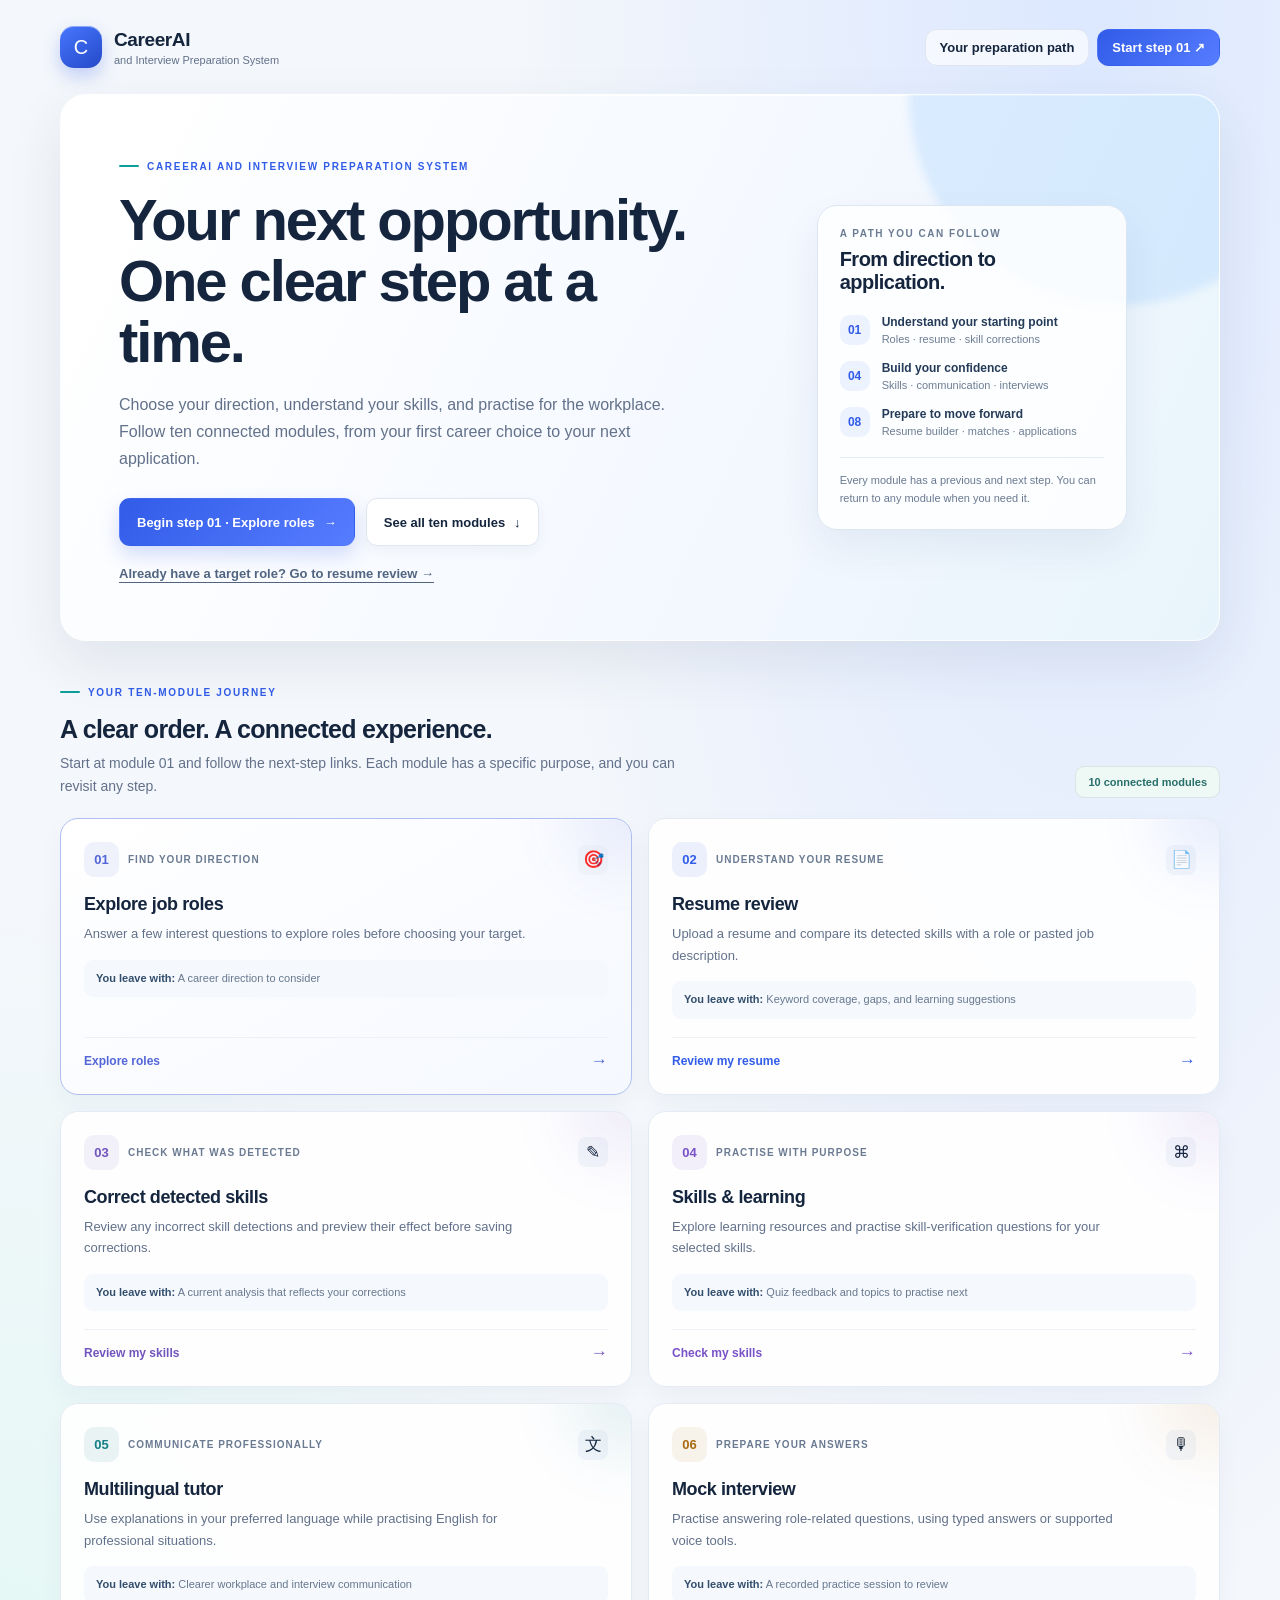
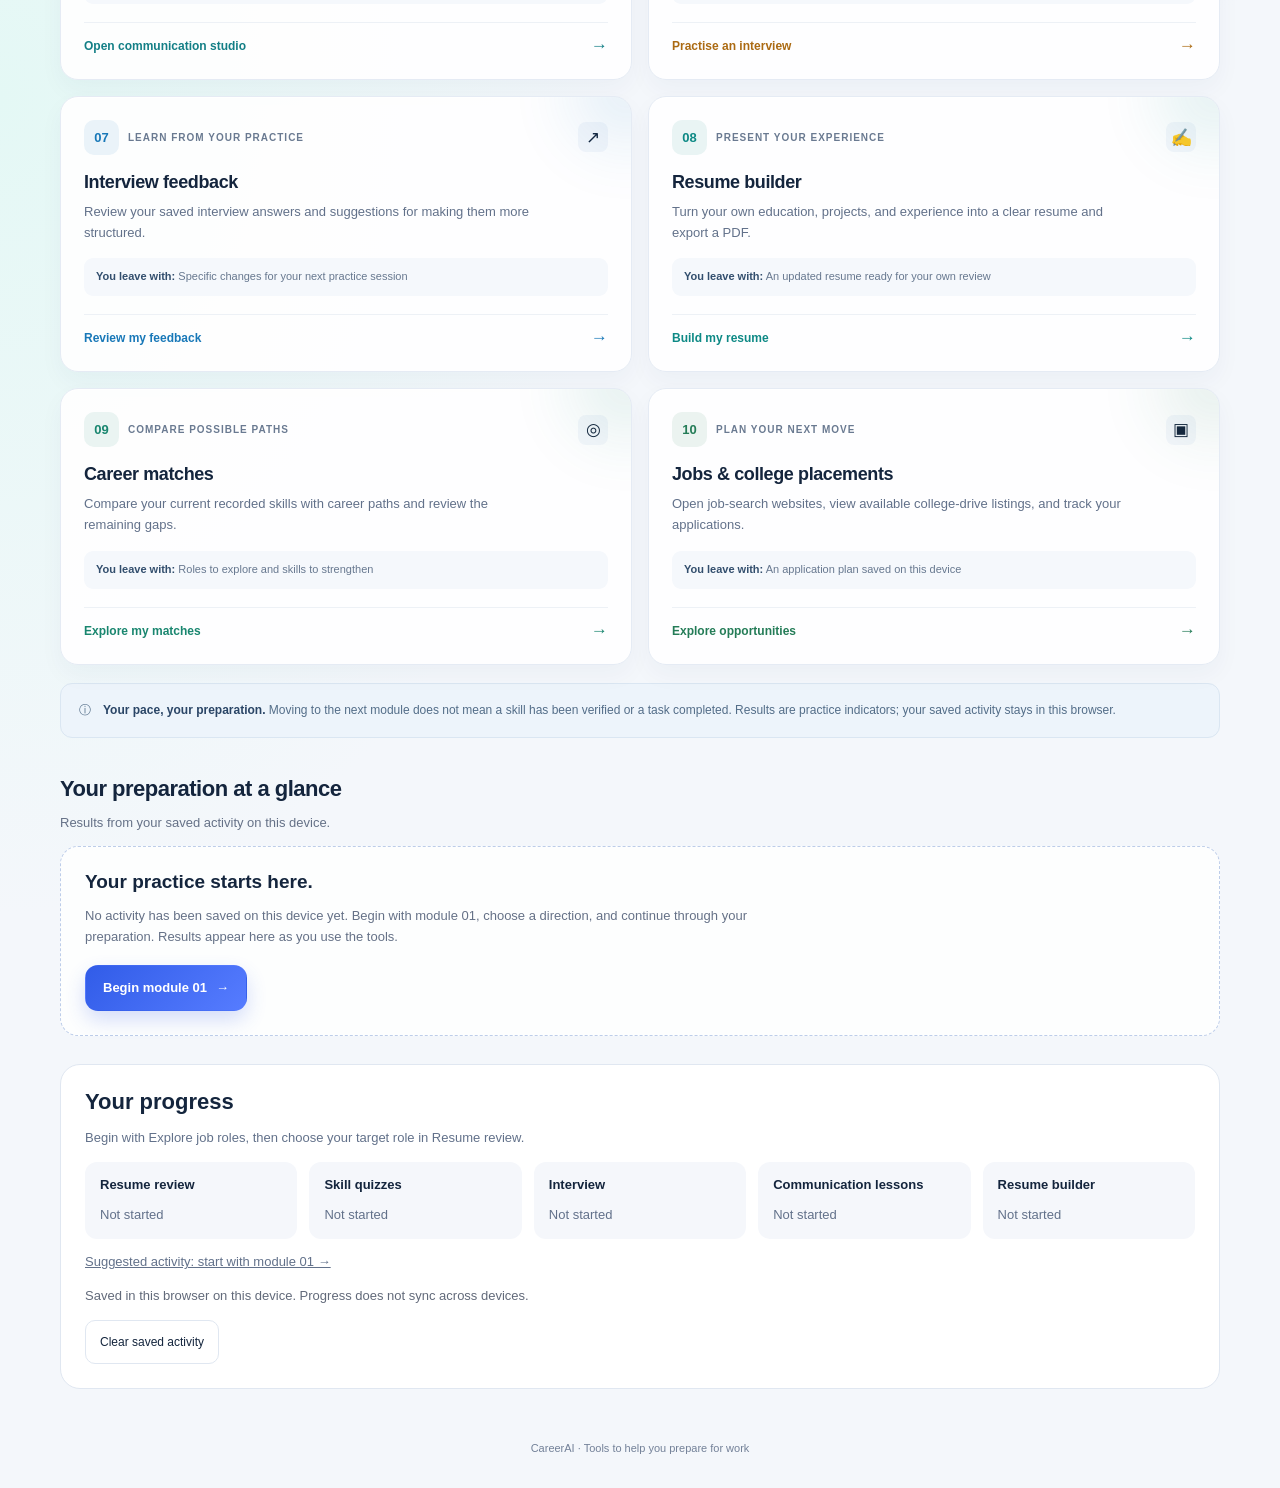
<file: index.html>
<!DOCTYPE html>
<html lang="en">
<head>
<script>if(new URLSearchParams(location.search).has("feature")){location.replace("./resume_tools.html"+location.search+location.hash);}</script>
<meta name="careerai-api-base" content="https://careerai-project-vca7.onrender.com">
<meta charset="UTF-8">
<meta name="viewport" content="width=device-width, initial-scale=1.0">
<meta name="theme-color" content="#f4f7fb">
<title>CareerAI and Interview Preparation System</title>
<style>
:root {
    color-scheme: light;
    --ink: #14253d;
    --muted: #62718a;
    --blue: #315ce8;
    --teal: #0e9f9a;
    --line: #e0e7f1;
    --surface: rgba(255,255,255,.88);
}
* { box-sizing: border-box; }
html { scroll-behavior: smooth; }
body {
    margin: 0;
    min-height: 100vh;
    color: var(--ink);
    font-family: Inter, "Segoe UI", Arial, sans-serif;
    background: radial-gradient(ellipse at 85% 0%, #dce8ff 0, transparent 38%),
                radial-gradient(ellipse at 0% 55%, #e4f8f5 0, transparent 34%), #f4f7fb;
}
a { color: inherit; }
.page { width: min(1160px, calc(100% - 40px)); margin: 0 auto; }
.topbar { display:flex; align-items:center; justify-content:space-between; gap:18px; padding:24px 0; }
.brand { display:flex; align-items:center; gap:12px; text-decoration:none; }
.brand-mark { display:grid; place-items:center; width:42px; height:42px; border-radius:14px; color:#fff; font-size:20px; background:linear-gradient(145deg,#4777ff,#2449c7); box-shadow:0 8px 18px #315ce844, inset 0 1px 0 #ffffff66; }
.brand-name { font-weight:760; font-size:19px; letter-spacing:-.4px; }
.brand-caption { margin-top:3px; color:var(--muted); font-size:11px; }
.top-links { display:flex; align-items:center; gap:10px; }
.top-links a { padding:10px 14px; border:1px solid var(--line); border-radius:12px; text-decoration:none; font-size:13px; font-weight:650; background:#ffffffa8; transition:transform .2s, box-shadow .2s; }
.top-links a:hover { transform:translateY(-2px); box-shadow:0 8px 18px #1c35551a; }
.top-links .primary-link { border-color:transparent; color:#fff; background:linear-gradient(135deg,#315ce8,#567cff); }
.hero { position:relative; display:grid; grid-template-columns:minmax(0,1.25fr) minmax(250px,.75fr); align-items:center; gap:32px; min-height:350px; padding:clamp(28px,5vw,58px); overflow:hidden; border:1px solid #ffffffb8; border-radius:30px; background:linear-gradient(115deg,#fff 5%,#f4f8ff 58%,#e8f4fb); box-shadow:0 22px 55px #263e6018, inset 0 1px 0 #fff; }
.hero::before { content:""; position:absolute; width:420px; height:420px; right:-110px; top:-210px; border-radius:50%; background:#a9d4ff; filter:blur(4px); opacity:.35; }
.hero-copy { position:relative; z-index:2; max-width:610px; }
.eyebrow { display:inline-flex; align-items:center; gap:8px; margin-bottom:17px; color:#315ce8; font-size:11px; font-weight:750; letter-spacing:1.3px; text-transform:uppercase; }
.eyebrow::before { content:""; width:20px; height:2px; border-radius:2px; background:var(--teal); }
h1 { max-width:620px; margin:0; font-size:clamp(34px,5vw,57px); line-height:1.06; letter-spacing:-2px; }
.hero-copy p { max-width:540px; margin:18px 0 0; color:var(--muted); font-size:16px; line-height:1.7; }
.hero-actions { display:flex; flex-wrap:wrap; gap:11px; margin-top:26px; }
.button { display:inline-flex; align-items:center; justify-content:center; gap:9px; min-height:46px; padding:0 17px; border:1px solid var(--line); border-radius:13px; color:var(--ink); background:#fff; text-decoration:none; font-size:13px; font-weight:700; box-shadow:0 5px 13px #263e600d; transition:transform .2s, box-shadow .2s; }
.button:hover { transform:translateY(-2px); box-shadow:0 10px 20px #263e601a; }
.button.primary { border-color:transparent; color:#fff; background:linear-gradient(135deg,#315ce8,#567cff); box-shadow:0 9px 20px #315ce833; }
.hero-art { position:relative; display:grid; place-items:center; min-height:240px; perspective:850px; }
.art-glow { position:absolute; width:220px; height:220px; border-radius:50%; background:#b9d4ff; filter:blur(32px); opacity:.65; }
.art-base { position:absolute; bottom:15px; width:245px; height:62px; border-radius:50%; background:linear-gradient(90deg,#b5c8ef,#f8fcff,#a9c0ec); transform:rotateX(67deg) rotateZ(-10deg); box-shadow:0 25px 34px #536d9c33; }
.art-card { position:relative; width:190px; min-height:185px; padding:18px; border:1px solid #ffffff; border-radius:22px; background:linear-gradient(150deg,#ffffff,#edf3ff); box-shadow:13px 22px 34px #26477a25, inset 0 1px 0 #fff; transform:rotateY(-13deg) rotateX(5deg) rotateZ(3deg); animation:float 5s ease-in-out infinite; }
.art-card-top { display:flex; align-items:center; justify-content:space-between; }
.art-mini-logo { display:grid; place-items:center; width:34px; height:34px; border-radius:11px; color:#fff; background:linear-gradient(145deg,#4777ff,#2449c7); font-weight:800; }
.art-dots { display:flex; gap:4px; }
.art-dots i { width:5px; height:5px; border-radius:50%; background:#c4cede; }
.art-line { height:8px; margin-top:15px; border-radius:8px; background:#d7e1f2; }
.art-line.long { width:82%; background:#a9bfec; }
.art-line.medium { width:63%; }
.art-skills { display:flex; gap:6px; margin-top:18px; }
.art-skills i { width:41px; height:23px; border-radius:8px; background:#dce8ff; }
.art-check { position:absolute; right:-27px; bottom:29px; display:grid; place-items:center; width:52px; height:52px; border:4px solid #f2f7ff; border-radius:18px; color:white; font-size:24px; background:linear-gradient(145deg,#19b89e,#0d8f86); box-shadow:0 9px 18px #0e9f9a44; transform:rotate(8deg); }
@keyframes float { 0%,100%{transform:translateY(0) rotateY(-13deg) rotateX(5deg) rotateZ(3deg)} 50%{transform:translateY(-8px) rotateY(-10deg) rotateX(5deg) rotateZ(1deg)} }
.section-head { display:flex; align-items:end; justify-content:space-between; gap:15px; margin:38px 0 17px; }
.section-head h2 { margin:0; font-size:22px; letter-spacing:-.5px; }
.section-head p { margin:6px 0 0; color:var(--muted); font-size:13px; }
.tools { display:grid; grid-template-columns:repeat(3,minmax(0,1fr)); gap:15px; }
.tool { --accent:#315ce8; position:relative; display:flex; flex-direction:column; min-height:186px; padding:21px; overflow:hidden; border:1px solid #e5ebf4; border-radius:21px; color:var(--ink); background:var(--surface); box-shadow:0 10px 24px #263e600a, inset 0 1px 0 #fff; text-decoration:none; transform-style:preserve-3d; transition:transform .22s, box-shadow .22s, border-color .22s; }
.tool::after { content:""; position:absolute; width:105px; height:105px; right:-48px; top:-58px; border-radius:50%; background:var(--accent); filter:blur(35px); opacity:.12; }
.tool:hover { transform:perspective(800px) translateY(-5px) rotateX(1.5deg); border-color:#c7d5ef; box-shadow:0 18px 30px #263e6018, 0 3px 0 #fff inset; }
.tool-icon { display:grid; place-items:center; width:42px; height:42px; border:1px solid color-mix(in srgb,var(--accent) 15%,white); border-radius:14px; background:color-mix(in srgb,var(--accent) 9%,white); font-size:20px; }
.tool h3 { margin:16px 0 0; font-size:15px; letter-spacing:-.15px; }
.tool p { margin:8px 0 17px; color:var(--muted); font-size:12px; line-height:1.55; }
.tool-action { display:flex; align-items:center; justify-content:space-between; gap:10px; margin-top:auto; color:var(--accent); font-size:12px; font-weight:750; }
.tool-action span:last-child { font-size:17px; }
.note { margin:24px 0 0; padding:15px 17px; border:1px solid #d9e5f5; border-radius:15px; color:#4d607a; background:#ffffffa6; font-size:12px; line-height:1.6; }
.note strong { color:var(--ink); }
footer { padding:25px 0 34px; color:#738198; text-align:center; font-size:11px; }
.module-modal[hidden] { display:none!important; }
.module-modal { position:fixed; inset:0; z-index:10; display:flex; align-items:center; justify-content:center; padding:16px; background:#12243ccc; backdrop-filter:blur(8px); }
.module-shell { display:flex; flex-direction:column; width:min(1440px,100%); height:min(920px,94vh); overflow:hidden; border:1px solid #dce4f0; border-radius:19px; background:#fff; box-shadow:0 24px 80px #10223a55; }
.module-modal-header { display:flex; align-items:center; justify-content:space-between; gap:15px; min-height:56px; padding:9px 15px; border-bottom:1px solid var(--line); }
.module-modal-header h2 { margin:0; font-size:15px; }
.module-close { width:40px; height:38px; border:1px solid var(--line); border-radius:11px; color:var(--ink); background:#f5f7fb; cursor:pointer; font-size:22px; }
.module-frame { flex:1; width:100%; border:0; background:#fff; }
@media(max-width:850px) { .tools{grid-template-columns:repeat(2,minmax(0,1fr))}.hero{grid-template-columns:minmax(0,1fr) 240px;gap:12px}.hero-art{transform:scale(.86)} }
@media(max-width:600px) { .page{width:calc(100% - 28px)}.topbar{padding:15px 0}.brand-caption{display:none}.top-links a{padding:9px 10px;font-size:11px}.hero{grid-template-columns:1fr;gap:0;min-height:0;padding:27px 22px;border-radius:23px}.hero-copy p{font-size:14px}.hero-art{min-height:165px;margin-top:0;transform:scale(.72);transform-origin:top center;margin-bottom:-38px}.section-head{margin-top:29px}.section-head h2{font-size:19px}.tools{grid-template-columns:1fr;gap:11px}.tool{min-height:155px;padding:18px}.module-modal{padding:5px}.module-shell{height:98vh;border-radius:13px} }
@media(prefers-reduced-motion:reduce) { *,*::before,*::after{scroll-behavior:auto!important;animation-duration:.01ms!important;animation-iteration-count:1!important;transition-duration:.01ms!important} }

.skip-link { position:absolute; left:16px; top:-70px; z-index:30; padding:12px 16px; border-radius:10px; background:var(--ink); color:#fff; }
.skip-link:focus { top:12px; }
.hero-actions .button { min-height:48px; }
.journey-link { display:inline-block; margin-top:20px; color:var(--blue); font-size:13px; font-weight:700; text-underline-offset:4px; }
.tool-group { margin-top:25px; scroll-margin-top:20px; }
.tool-group .tools { grid-template-columns:repeat(auto-fit,minmax(min(100%,285px),1fr)); }
.tool-group-head { display:flex; align-items:baseline; gap:12px; margin:0 0 12px; }
.tool-group-head h3 { margin:0; font-size:17px; letter-spacing:-.3px; }
.tool-group-head p { margin:0; color:var(--muted); font-size:12px; }
.tool h4 { margin:16px 0 0; font-size:15px; letter-spacing:-.15px; }
.tool.starting { border-color:#c9d7fa; background:linear-gradient(145deg,#fff,#f4f7ff); }
.start-label { position:absolute; right:20px; top:28px; color:#4b65a7; font-size:10px; font-weight:750; letter-spacing:.7px; text-transform:uppercase; }
.workspace-empty { margin-top:16px; padding:24px; border:1px dashed #bdcde9; border-radius:18px; background:#ffffffc9; }
.workspace-empty h3 { margin:0 0 8px; font-size:19px; }
.workspace-empty p { max-width:680px; color:var(--muted); font-size:14px; line-height:1.6; }
.workspace-empty .button { margin-top:4px; }
.workspace-empty[hidden],.charts-grid[hidden] { display:none!important; }
.saved-draft-hint { margin-bottom:0; font-size:12px!important; }
.career-progress { margin:28px 0; padding:24px; border:1px solid var(--line); border-radius:20px; background:#fff; }
.career-progress h2 { margin:0; font-size:22px; }
.career-progress>p { color:var(--muted); font-size:13px; line-height:1.6; }
.progress-items { display:grid; grid-template-columns:repeat(auto-fit,minmax(165px,1fr)); gap:12px; }
.progress-item { padding:15px; background:#f5f7fb; border-radius:12px; font-size:13px; }
.progress-item p { margin-bottom:0; color:var(--muted); line-height:1.5; }
.clear-progress { padding:10px 14px; border:1px solid var(--line); border-radius:10px; color:var(--ink); background:#fff; font:inherit; font-size:12px; cursor:pointer; }
@media(max-width:600px) { .hero-actions{display:grid;grid-template-columns:1fr}.hero-actions .button{justify-content:space-between}.tool-group-head{display:block}.tool-group-head p{margin-top:5px}.workspace-empty,.career-progress{padding:20px}.progress-items{grid-template-columns:1fr 1fr}.start-label{top:26px} }
@media(max-width:380px) { .progress-items{grid-template-columns:1fr} }


/* One ordered preparation route; activity charts remain separate from completion. */
.topbar{padding:26px 0}.brand-caption{display:block}.top-links{gap:8px}.hero{border-radius:26px;min-height:330px}.hero-copy p{max-width:570px}.eyebrow{font-size:10px;letter-spacing:1.7px}.hero h1{font-size:clamp(36px,4.8vw,58px);letter-spacing:-2.1px;max-width:620px}.hero-actions .button{border-radius:11px}.journey-link{font-weight:600;color:#516581}.hero-art{align-self:stretch}.route-preview{position:relative;width:100%;max-width:310px;padding:22px;border:1px solid #dce5f2;border-radius:20px;background:#ffffffd9;box-shadow:0 18px 40px #233e7412}.route-preview .preview-eyebrow{display:block;font-size:10px;font-weight:750;letter-spacing:1.5px;color:#6b7b92}.route-preview h2{margin:9px 0 21px;font-size:20px;letter-spacing:-.5px}.route-stage{display:flex;gap:12px;align-items:center;margin:0 0 16px}.route-stage:last-child{margin-bottom:0}.route-dot{display:grid;place-items:center;width:30px;height:30px;flex:none;border-radius:10px;background:#edf2ff;color:#315ce8;font-size:12px;font-weight:750}.route-stage p{margin:0;font-size:12px;font-weight:650;color:#243b58}.route-stage small{display:block;margin-top:4px;font-size:11px;color:#6d7d93;font-weight:400}.route-preview-note{display:block;margin-top:20px;padding-top:14px;border-top:1px solid #e6ecf4;font-size:11px;line-height:1.6;color:#697991}.path-intro{display:flex;gap:20px;align-items:end;justify-content:space-between;margin:38px 0 20px}.path-intro h2{font-size:25px;letter-spacing:-.7px;margin:0}.path-intro p{color:var(--muted);font-size:14px;line-height:1.65;max-width:630px;margin:8px 0 0}.path-badge{flex-shrink:0;padding:9px 12px;border:1px solid #d7e5e4;border-radius:9px;font-size:11px;color:#286f6a;background:#eef8f5;font-weight:650}.ordered-tools{list-style:none;display:grid;grid-template-columns:repeat(2,minmax(0,1fr));gap:16px;padding:0;margin:0;counter-reset:none}.ordered-tools li{min-width:0;display:flex}.ordered-tools .tool{width:100%;min-height:230px;border-radius:18px;padding:23px;background:#ffffffed}.ordered-tools .tool:hover{transform:translateY(-3px);box-shadow:0 16px 35px #29426111}.module-card-top{display:flex;justify-content:space-between;align-items:center;gap:12px}.module-step{display:flex;align-items:center;gap:9px;font-size:10px;text-transform:uppercase;font-weight:750;letter-spacing:1px;color:#6a7a91}.module-number{display:grid;place-items:center;width:35px;height:35px;border-radius:10px;background:color-mix(in srgb,var(--accent) 9%,white);color:var(--accent);font-size:13px;letter-spacing:0}.module-card-top .tool-icon{height:30px;width:30px;border:0;border-radius:8px;font-size:17px;background:#f3f6fb}.ordered-tools h3{font-size:18px;letter-spacing:-.4px;margin:17px 0 0}.ordered-tools .tool>p{font-size:13px;line-height:1.65;margin:8px 0 15px;max-width:460px}.module-outcome{font-size:11px;color:#67788f;line-height:1.6;margin:0 0 18px;padding:10px 12px;background:#f5f8fc;border-radius:9px}.module-outcome strong{color:#324e6d;font-weight:650}.ordered-tools .tool-action{font-size:12px;border-top:1px solid #edf1f6;padding-top:13px}.ordered-tools .tool.starting{border-color:#aebfef;background:linear-gradient(150deg,#fff,#f5f8ff)}.path-note{display:flex;gap:12px;align-items:flex-start;padding:17px 18px;margin:18px 0 0;background:#edf4fb;border:1px solid #dae6f2;border-radius:12px;font-size:12px;line-height:1.65;color:#536d88}.path-note strong{color:#2a4566}.career-charts{padding-top:10px}.career-charts h2{font-size:22px;letter-spacing:-.5px}.chart-card{box-shadow:none}.tool:focus-visible,.button:focus-visible{outline:3px solid #789cf0;outline-offset:4px}.module-close:focus-visible{outline:3px solid #789cf0;outline-offset:2px}@media(max-width:850px){.hero{grid-template-columns:minmax(0,1.2fr) minmax(220px,.8fr);gap:20px}.hero-art{transform:none}.hero h1{font-size:42px}.route-preview{padding:19px}.ordered-tools .tool{padding:20px}}@media(max-width:600px){.hero{grid-template-columns:1fr;padding:28px 23px}.hero h1{font-size:38px;letter-spacing:-1.5px}.hero-art{min-height:0;margin-top:24px;transform:none;margin-bottom:0}.route-preview{max-width:none;box-shadow:none}.route-preview h2{font-size:17px;margin-bottom:16px}.route-stage{margin-bottom:12px}.route-preview-note{margin-top:14px}.path-intro{align-items:flex-start;gap:12px;flex-direction:column;margin-top:30px}.path-intro h2{font-size:23px}.path-intro p{font-size:13px}.ordered-tools{grid-template-columns:1fr;gap:12px}.ordered-tools .tool{min-height:215px}.top-links a{font-size:11px}.brand-caption{display:none}.path-note{font-size:12px}.path-badge{font-size:10px}.hero-actions{display:flex}.hero-actions .button{width:100%;justify-content:space-between}}
</style>
<style>
button,a,input,select,textarea{touch-action:manipulation}input,select,textarea{font-size:16px}button{min-height:44px}a:focus-visible,button:focus-visible,input:focus-visible,select:focus-visible,textarea:focus-visible{outline:3px solid #8c78ed;outline-offset:3px}img,video{max-width:100%}body{overflow-wrap:break-word}@media(max-width:600px){input,select,textarea{max-width:100%}.module-modal{padding:0!important}.module-shell{width:100%!important;height:100dvh!important;max-height:none!important;border-radius:0!important}.module-frame{min-height:0}button{white-space:normal}}@media print{.career-progress{display:none!important}}
</style><script>
window.CareerAI={read:function(k,d){try{return JSON.parse(localStorage.getItem(k))||d}catch(e){return d}},write:function(k,v){try{localStorage.setItem(k,JSON.stringify(v));return true}catch(e){return false}},role:function(){return this.read('careerAIProfile',{}).role||this.read('careerAIResumeAnalysis',{}).job_role||''},setRole:function(role){if(!role.trim())return;var p=this.read('careerAIProfile',{});p.role=role.trim();p.updatedAt=new Date().toISOString();this.write('careerAIProfile',p)}};
</script>
<script src="./career-api.js"></script>
<link rel="stylesheet" href="./career-ui.css">
<script src="./career-journey.js" defer></script>
</head>
<body>
<a class="skip-link" href="#mainContent">Skip to career tools</a>
<div class="page" id="dashboardPage">
    <header class="topbar">
        <a class="brand" href="dashboard.html" aria-label="CareerAI home">
            <span class="brand-mark" aria-hidden="true">C</span>
            <span><span class="brand-name">CareerAI</span><span class="brand-caption">and Interview Preparation System</span></span>
        </a>
        <nav class="top-links" aria-label="Quick links">
            <a href="#tools-title">Your preparation path</a>
            <a class="primary-link" href="resume_tools.html?feature=job-role&amp;journey=1">Start step 01 <span aria-hidden="true">↗</span></a>
        </nav>
    </header>

    <main id="mainContent">
        <section class="hero" aria-labelledby="welcome-title">
            <div class="hero-copy">
                <div class="eyebrow">CareerAI and Interview Preparation System</div>
                <h1 id="welcome-title">Your next opportunity.<br>One clear step at a time.</h1>
                <p>Choose your direction, understand your skills, and practise for the workplace. Follow ten connected modules, from your first career choice to your next application.</p>
                <div class="hero-actions" aria-label="Start your preparation">
                    <a class="button primary" href="resume_tools.html?feature=job-role&amp;journey=1" id="startJourney">Begin step 01 · Explore roles <span aria-hidden="true">→</span></a>
                    <a class="button" href="#tools-title">See all ten modules <span aria-hidden="true">↓</span></a>
                </div>
                <a class="journey-link" href="resume_tools.html?feature=resume&amp;journey=1">Already have a target role? Go to resume review →</a>
            </div>
            <div class="hero-art">
                <aside class="route-preview" aria-label="Preparation overview">
                    <span class="preview-eyebrow">A PATH YOU CAN FOLLOW</span>
                    <h2>From direction to application.</h2>
                    <div class="route-stage"><span class="route-dot" aria-hidden="true">01</span><p>Understand your starting point<small>Roles · resume · skill corrections</small></p></div>
                    <div class="route-stage"><span class="route-dot" aria-hidden="true">04</span><p>Build your confidence<small>Skills · communication · interviews</small></p></div>
                    <div class="route-stage"><span class="route-dot" aria-hidden="true">08</span><p>Prepare to move forward<small>Resume builder · matches · applications</small></p></div>
                    <small class="route-preview-note">Every module has a previous and next step. You can return to any module when you need it.</small>
                </aside>
            </div>
        </section>

<section aria-labelledby="tools-title" id="preparationPath">
    <div class="path-intro"><div><div class="eyebrow">YOUR TEN-MODULE JOURNEY</div><h2 id="tools-title">A clear order. A connected experience.</h2><p>Start at module 01 and follow the next-step links. Each module has a specific purpose, and you can revisit any step.</p></div><span class="path-badge">10 connected modules</span></div>
    <ol class="ordered-tools">
        <li><a class="tool starting" data-module-step="1" href="resume_tools.html?feature=job-role&amp;journey=1" style="--accent:#5266d8">
            <div class="module-card-top"><span class="module-step"><span class="module-number">01</span>Find your direction</span><span class="tool-icon" aria-hidden="true">🎯</span></div>
            <h3>Explore job roles</h3><p>Answer a few interest questions to explore roles before choosing your target.</p><div class="module-outcome"><strong>You leave with:</strong> A career direction to consider</div><span class="tool-action">Explore roles<span aria-hidden="true">→</span></span>
        </a></li>
        <li><a class="tool" data-module-step="2" href="resume_tools.html?feature=resume&amp;journey=1" style="--accent:#315ce8">
            <div class="module-card-top"><span class="module-step"><span class="module-number">02</span>Understand your resume</span><span class="tool-icon" aria-hidden="true">📄</span></div>
            <h3>Resume review</h3><p>Upload a resume and compare its detected skills with a role or pasted job description.</p><div class="module-outcome"><strong>You leave with:</strong> Keyword coverage, gaps, and learning suggestions</div><span class="tool-action">Review my resume<span aria-hidden="true">→</span></span>
        </a></li>
        <li><a class="tool" data-module-step="3" href="./correction_map.html?journey=1" style="--accent:#7254bd">
            <div class="module-card-top"><span class="module-step"><span class="module-number">03</span>Check what was detected</span><span class="tool-icon" aria-hidden="true">✎</span></div>
            <h3>Correct detected skills</h3><p>Review any incorrect skill detections and preview their effect before saving corrections.</p><div class="module-outcome"><strong>You leave with:</strong> A current analysis that reflects your corrections</div><span class="tool-action">Review my skills<span aria-hidden="true">→</span></span>
        </a></li>
        <li><a class="tool" data-module-step="4" href="resume_tools.html?feature=skill-gap&amp;journey=1" style="--accent:#7952c8">
            <div class="module-card-top"><span class="module-step"><span class="module-number">04</span>Practise with purpose</span><span class="tool-icon" aria-hidden="true">⌘</span></div>
            <h3>Skills & learning</h3><p>Explore learning resources and practise skill-verification questions for your selected skills.</p><div class="module-outcome"><strong>You leave with:</strong> Quiz feedback and topics to practise next</div><span class="tool-action">Check my skills<span aria-hidden="true">→</span></span>
        </a></li>
        <li><a class="tool" data-module-step="5" href="./tutor.html?journey=1" style="--accent:#137f86">
            <div class="module-card-top"><span class="module-step"><span class="module-number">05</span>Communicate professionally</span><span class="tool-icon" aria-hidden="true">文</span></div>
            <h3>Multilingual tutor</h3><p>Use explanations in your preferred language while practising English for professional situations.</p><div class="module-outcome"><strong>You leave with:</strong> Clearer workplace and interview communication</div><span class="tool-action">Open communication studio<span aria-hidden="true">→</span></span>
        </a></li>
        <li><a class="tool" data-module-step="6" href="./interview_practice.html?journey=1" style="--accent:#ab6a12">
            <div class="module-card-top"><span class="module-step"><span class="module-number">06</span>Prepare your answers</span><span class="tool-icon" aria-hidden="true">🎙</span></div>
            <h3>Mock interview</h3><p>Practise answering role-related questions, using typed answers or supported voice tools.</p><div class="module-outcome"><strong>You leave with:</strong> A recorded practice session to review</div><span class="tool-action">Practise an interview<span aria-hidden="true">→</span></span>
        </a></li>
        <li><a class="tool" data-module-step="7" href="./interview_analysis.html?journey=1" style="--accent:#1878b8">
            <div class="module-card-top"><span class="module-step"><span class="module-number">07</span>Learn from your practice</span><span class="tool-icon" aria-hidden="true">↗</span></div>
            <h3>Interview feedback</h3><p>Review your saved interview answers and suggestions for making them more structured.</p><div class="module-outcome"><strong>You leave with:</strong> Specific changes for your next practice session</div><span class="tool-action">Review my feedback<span aria-hidden="true">→</span></span>
        </a></li>
        <li><a class="tool" data-module-step="8" href="./resume_builder.html?journey=1" style="--accent:#0d8985">
            <div class="module-card-top"><span class="module-step"><span class="module-number">08</span>Present your experience</span><span class="tool-icon" aria-hidden="true">✍</span></div>
            <h3>Resume builder</h3><p>Turn your own education, projects, and experience into a clear resume and export a PDF.</p><div class="module-outcome"><strong>You leave with:</strong> An updated resume ready for your own review</div><span class="tool-action">Build my resume<span aria-hidden="true">→</span></span>
        </a></li>
        <li><a class="tool" data-module-step="9" href="./career_readiness.html?journey=1" style="--accent:#19866f">
            <div class="module-card-top"><span class="module-step"><span class="module-number">09</span>Compare possible paths</span><span class="tool-icon" aria-hidden="true">◎</span></div>
            <h3>Career matches</h3><p>Compare your current recorded skills with career paths and review the remaining gaps.</p><div class="module-outcome"><strong>You leave with:</strong> Roles to explore and skills to strengthen</div><span class="tool-action">Explore my matches<span aria-hidden="true">→</span></span>
        </a></li>
        <li><a class="tool" data-module-step="10" href="./placements.html?journey=1" style="--accent:#247c57">
            <div class="module-card-top"><span class="module-step"><span class="module-number">10</span>Plan your next move</span><span class="tool-icon" aria-hidden="true">▣</span></div>
            <h3>Jobs & college placements</h3><p>Open job-search websites, view available college-drive listings, and track your applications.</p><div class="module-outcome"><strong>You leave with:</strong> An application plan saved on this device</div><span class="tool-action">Explore opportunities<span aria-hidden="true">→</span></span>
        </a></li>
    </ol>
    <div class="path-note"><span aria-hidden="true">ⓘ</span><div><strong>Your pace, your preparation.</strong> Moving to the next module does not mean a skill has been verified or a task completed. Results are practice indicators; your saved activity stays in this browser.</div></div>
</section>
        <section class="career-charts" aria-labelledby="chartHeading"><div><h2 id="chartHeading">Your preparation at a glance</h2><p>Results from your saved activity on this device.</p></div><div class="workspace-empty" id="dashboardEmpty" hidden><h3>Your practice starts here.</h3><p>No activity has been saved on this device yet. Begin with module 01, choose a direction, and continue through your preparation. Results appear here as you use the tools.</p><a class="button primary" href="resume_tools.html?feature=job-role&amp;journey=1">Begin module 01 <span aria-hidden="true">→</span></a><p class="saved-draft-hint" id="savedDraftHint" hidden>A resume draft is already saved on this device. <a href="./resume_builder.html">Continue my draft →</a></p></div><div class="charts-grid" id="chartsGrid"><article class="chart-card"><h3>Activity progress</h3><div id="activityDonut"></div><p id="activityCaption"></p></article><article class="chart-card"><h3>Your latest results</h3><div id="resultBars"></div><p class="chart-note">Each bar measures a different activity. These are practice indicators, not a hiring score.</p></article></div></section>
        <section class="career-progress" id="careerProgress"><h2>Your progress</h2><p id="progressRole"></p><div id="progressItems" class="progress-items"></div><p id="progressNext"></p><p style="font-size:13px;color:#626a7a">Saved in this browser on this device. Progress does not sync across devices.</p><button type="button" id="clearProgress" class="clear-progress">Clear saved activity</button></section>
    </main>
    <footer>CareerAI · Tools to help you prepare for work</footer>
</div>

<div class="module-modal" id="moduleModal" role="dialog" aria-modal="true" aria-labelledby="moduleTitle" hidden>
    <div class="module-shell">
        <div class="module-modal-header"><h2 id="moduleTitle">CareerAI tool</h2><button class="module-close" id="closeModule" type="button" aria-label="Return to dashboard">×</button></div>
        <iframe class="module-frame" id="moduleFrame" title="CareerAI tool" allow="microphone; camera; autoplay"></iframe>
    </div>
</div>
<script>
const moduleModal = document.getElementById("moduleModal");
const moduleFrame = document.getElementById("moduleFrame");
const moduleTitle = document.getElementById("moduleTitle");
const closeModuleButton = document.getElementById("closeModule");
const dashboardPage = document.getElementById("dashboardPage");
let activeModuleLink = null;
let previousOverflow = "";
let previousInert = false;
let frameDocument = null;

function frameControls() {
    try {
        return Array.from(moduleFrame.contentDocument.querySelectorAll('a[href],button,input,select,textarea,[tabindex]')).filter(function(control) {
            return !control.disabled && control.tabIndex >= 0 && control.getClientRects().length && !control.closest('[hidden],[inert]') && moduleFrame.contentWindow.getComputedStyle(control).visibility !== 'hidden';
        });
    } catch(error) { return []; }
}
function focusFrameBoundary(last) {
    const controls = frameControls();
    if (controls.length) controls[last ? controls.length - 1 : 0].focus();
    else closeModuleButton.focus();
}
function clearFrameKeys() {
    if (frameDocument) frameDocument.removeEventListener("keydown", handleFrameKeys, true);
    frameDocument = null;
}
function closeModule() {
    if (moduleModal.hidden) return;
    try { if(moduleFrame.contentWindow.CareerAIDrafts && !moduleFrame.contentWindow.CareerAIDrafts.save()) { alert("Browser storage is full or unavailable. Copy your work before closing."); return; } } catch(error) { console.warn("Could not save module draft",error); }
    clearFrameKeys();
    moduleModal.hidden = true;
    dashboardPage.inert = previousInert;
    moduleFrame.src = "about:blank";
    document.body.style.overflow = previousOverflow;
    if(typeof refreshProgress === "function") refreshProgress();
    if(typeof renderCareerCharts === "function") renderCareerCharts();
    const returnTo = activeModuleLink && activeModuleLink.isConnected ? activeModuleLink : document.querySelector('#progressNext a') || document.getElementById("startJourney");
    returnTo.focus();
}
function handleFrameKeys(event) {
    if (moduleModal.hidden) return;
    if (event.key === "Escape") {
        event.preventDefault(); event.stopImmediatePropagation(); closeModule(); return;
    }
    if (event.key !== "Tab") return;
    const controls = frameControls();
    const index = controls.indexOf(frameDocument.activeElement);
    if (!controls.length || index < 0 || event.shiftKey && index === 0 || !event.shiftKey && index === controls.length - 1) {
        event.preventDefault(); closeModuleButton.focus();
    }
}
moduleFrame.addEventListener("load", function() {
    clearFrameKeys();
    if (moduleModal.hidden) return;
    try { frameDocument = moduleFrame.contentDocument; frameDocument.addEventListener("keydown", handleFrameKeys, true); } catch(error) { frameDocument = null; }
});
closeModuleButton.addEventListener("click", closeModule);
document.addEventListener("keydown", function(event) {
    if (moduleModal.hidden) return;
    if (event.key === "Escape") { event.preventDefault(); closeModule(); }
    else if (event.key === "Tab") { event.preventDefault(); focusFrameBoundary(event.shiftKey); }
});
document.addEventListener("focusin", function(event) {
    if (!moduleModal.hidden && !moduleModal.contains(event.target)) closeModuleButton.focus();
});
document.addEventListener("click", function(event) {
    const link = event.target.closest('a[href]');
    if (!link || event.defaultPrevented || event.button !== 0 || event.ctrlKey || event.metaKey || event.shiftKey || event.altKey || link.target === '_blank' || link.hasAttribute('download')) return;
    const target = new URL(link.href, window.location.href);
    if (target.searchParams.get("journey") === "1" || target.origin !== window.location.origin || !target.pathname.toLowerCase().endsWith('.html') || target.pathname.toLowerCase().endsWith('/dashboard.html')) return;
    event.preventDefault();
    activeModuleLink = link;
    previousOverflow = document.body.style.overflow;
    previousInert = dashboardPage.inert;
    moduleTitle.textContent = (link.querySelector('h3,h4')?.textContent || link.innerText || "CareerAI tool").trim().replace(/\s+/g, " ");
    moduleFrame.src = target.href;
    moduleModal.hidden = false;
    document.body.style.overflow = "hidden";
    closeModuleButton.focus();
    dashboardPage.inert = true;
});
</script>
<script>
function careerActivity() {
    const analysis=CareerAI.read('careerAIResumeAnalysis',{}),quizzes=CareerAI.read('careerAIVerifiedSkills',{}),interview=CareerAI.read('careerAIInterviewReport',{}),lessons=CareerAI.read('careerAILearningProgress',{}),built=CareerAI.read('careerAIResumeBuilt',{});
    return {analysis,quizzes,interview,lessons,built,hasInterview:!!(interview.savedAt||interview.createdAt||interview.totalAnswers||interview.answers?.length)};
}
function measuredValue(value) {
    if (value === null || value === undefined || value === '') return null;
    const number=Number(value); return Number.isFinite(number)?number:null;
}
function refreshProgress() {
    const {analysis:a,quizzes:q,interview:r,lessons:l,built:b,hasInterview}=careerActivity();
    const coverage=measuredValue(a.match_percentage);
    document.getElementById('progressRole').textContent=CareerAI.role()?'Target role: '+CareerAI.role():'Begin with Explore job roles, then choose your target role in Resume review.';
    const items=[['Resume review',a.job_role?(coverage===null?'Analysis saved':Math.round(coverage)+'% keyword coverage'):'Not started'],['Skill quizzes',Object.keys(q).length?Object.keys(q).length+' skills attempted':'Not started'],['Interview',hasInterview?'Report saved':'Not started'],['Communication lessons',Object.keys(l).length?Object.keys(l).length+' lessons attempted':'Not started'],['Resume builder',b.at?'Preview created':'Not started']];
    const root=document.getElementById('progressItems');root.replaceChildren();
    items.forEach(([title,value])=>{const box=document.createElement('div');box.className='progress-item';const strong=document.createElement('strong');strong.textContent=title;const p=document.createElement('p');p.textContent=value;box.append(strong,p);root.append(box)});
    const next=document.getElementById('progressNext');next.replaceChildren();const link=document.createElement('a');link.href=!a.job_role?'resume_tools.html?feature=job-role&journey=1':!Object.keys(q).length?'resume_tools.html?feature=skill-gap&journey=1':!Object.keys(l).length?'tutor.html?journey=1':!hasInterview?'interview_practice.html?journey=1':'resume_builder.html?journey=1';link.textContent=!a.job_role?'Suggested activity: start with module 01 →':!Object.keys(q).length?'Suggested activity: practise a skill in module 04 →':!Object.keys(l).length?'Suggested activity: communication practice in module 05 →':!hasInterview?'Suggested activity: an interview in module 06 →':'Suggested activity: refine your resume in module 08 →';next.append(link);
    if(typeof renderCareerCharts==='function')renderCareerCharts();
}
document.getElementById('clearProgress').onclick=()=>{if(confirm('Clear analysis, quizzes, interview feedback, lesson progress, and selected role on this device? Your resume draft will remain.')){['careerAIResumeAnalysis','careerAIVerifiedSkills','careerAIInterviewReport','careerAILearningProgress','careerAIResumeBuilt','careerAIProfile'].forEach(k=>localStorage.removeItem(k));sessionStorage.removeItem('resumeAnalysisData');refreshProgress()}};window.addEventListener('storage',refreshProgress);window.addEventListener('focus',refreshProgress);refreshProgress();
</script>

<style>.career-charts{margin:28px 0}.career-charts h2{margin:0}.career-charts>div>p,.chart-note{color:#657187;font-size:13px}.charts-grid{display:grid;grid-template-columns:1fr 1.7fr;gap:16px;margin-top:16px}.chart-card{padding:22px;border:1px solid #e0e5ef;border-radius:18px;background:white}.chart-card h3{margin:0 0 16px}.chart-card svg{display:block;max-width:100%;margin:auto}.result-bar{margin-bottom:18px}.result-label{display:flex;justify-content:space-between;gap:12px;font-size:13px;margin-bottom:7px}.bar-track{height:11px;background:#edf0f6;border-radius:20px;overflow:hidden}.bar-fill{height:100%;background:linear-gradient(90deg,#6048d8,#4da7bd);border-radius:20px}.chart-empty{color:#77849a;font-size:12px}@media(max-width:650px){.charts-grid{grid-template-columns:1fr}}</style><script>
function renderCareerCharts() {
    const {analysis:a,quizzes,interview:r,lessons:learning,built,hasInterview}=careerActivity(),q=Object.values(quizzes),lessons=Object.values(learning);
    const count=[!!a.job_role,q.length>0,hasInterview,lessons.length>0,!!built.at].filter(Boolean).length;
    document.getElementById('dashboardEmpty').hidden=count>0;
    document.getElementById('chartsGrid').hidden=count===0;
    document.getElementById('savedDraftHint').hidden=!CareerAI.read('careerAIResumeDraft',null);
    const svg=document.createElementNS('http://www.w3.org/2000/svg','svg');svg.setAttribute('viewBox','0 0 180 180');svg.setAttribute('width','180');svg.setAttribute('role','img');svg.setAttribute('aria-label',count+' of 5 activities have saved progress');
    for(const color of ['#edf0f6','#6048d8']){const circle=document.createElementNS(svg.namespaceURI,'circle');circle.setAttribute('cx','90');circle.setAttribute('cy','90');circle.setAttribute('r','70');circle.setAttribute('fill','none');circle.setAttribute('stroke',color);circle.setAttribute('stroke-width','15');if(color!=='#edf0f6'){circle.setAttribute('stroke-dasharray',(count/5*440)+' 440');circle.setAttribute('transform','rotate(-90 90 90)')}svg.append(circle)}
    const text=document.createElementNS(svg.namespaceURI,'text');text.setAttribute('x','90');text.setAttribute('y','99');text.setAttribute('text-anchor','middle');text.setAttribute('fill','#263650');text.setAttribute('font-size','28');text.setAttribute('font-family','Segoe UI,sans-serif');text.textContent=count+'/5';svg.append(text);document.getElementById('activityDonut').replaceChildren(svg);document.getElementById('activityCaption').textContent='Activities with saved progress';
    const total=q.reduce((n,x)=>n+(Number(x?.total)||0),0),correct=q.reduce((n,x)=>n+(Number(x?.score)||0),0),attempts=lessons.reduce((n,x)=>n+(Number(x?.attempts)||0),0),good=lessons.reduce((n,x)=>n+(Number(x?.correct)||0),0),interviewScore=measuredValue(r.averageScore);
    const metrics=[['Resume keyword coverage',a.job_role?measuredValue(a.match_percentage):null],['Skill quiz accuracy',total?correct/total*100:null],['Interview answer structure',hasInterview&&interviewScore!==null?interviewScore*10:null],['Communication quiz accuracy',attempts?good/attempts*100:null]];
    const bars=document.getElementById('resultBars');bars.replaceChildren();
    metrics.forEach(([title,value])=>{const item=document.createElement('div');item.className='result-bar';const label=document.createElement('div');label.className='result-label';const name=document.createElement('span');name.textContent=title;const result=document.createElement('strong');result.textContent=value===null?'No results yet':Math.round(value)+'%';label.append(name,result);if(value!==null){const track=document.createElement('div');track.className='bar-track';track.setAttribute('role','img');track.setAttribute('aria-label',title+': '+Math.round(value)+' percent');const fill=document.createElement('div');fill.className='bar-fill';fill.style.width=Math.max(0,Math.min(100,value))+'%';track.append(fill);item.append(label,track)}else item.append(label);bars.append(item)});
}
renderCareerCharts();window.addEventListener('storage',renderCareerCharts);window.addEventListener('focus',renderCareerCharts);
</script>
<script src="correction-support.js"></script>
</body>
</html>
</file>
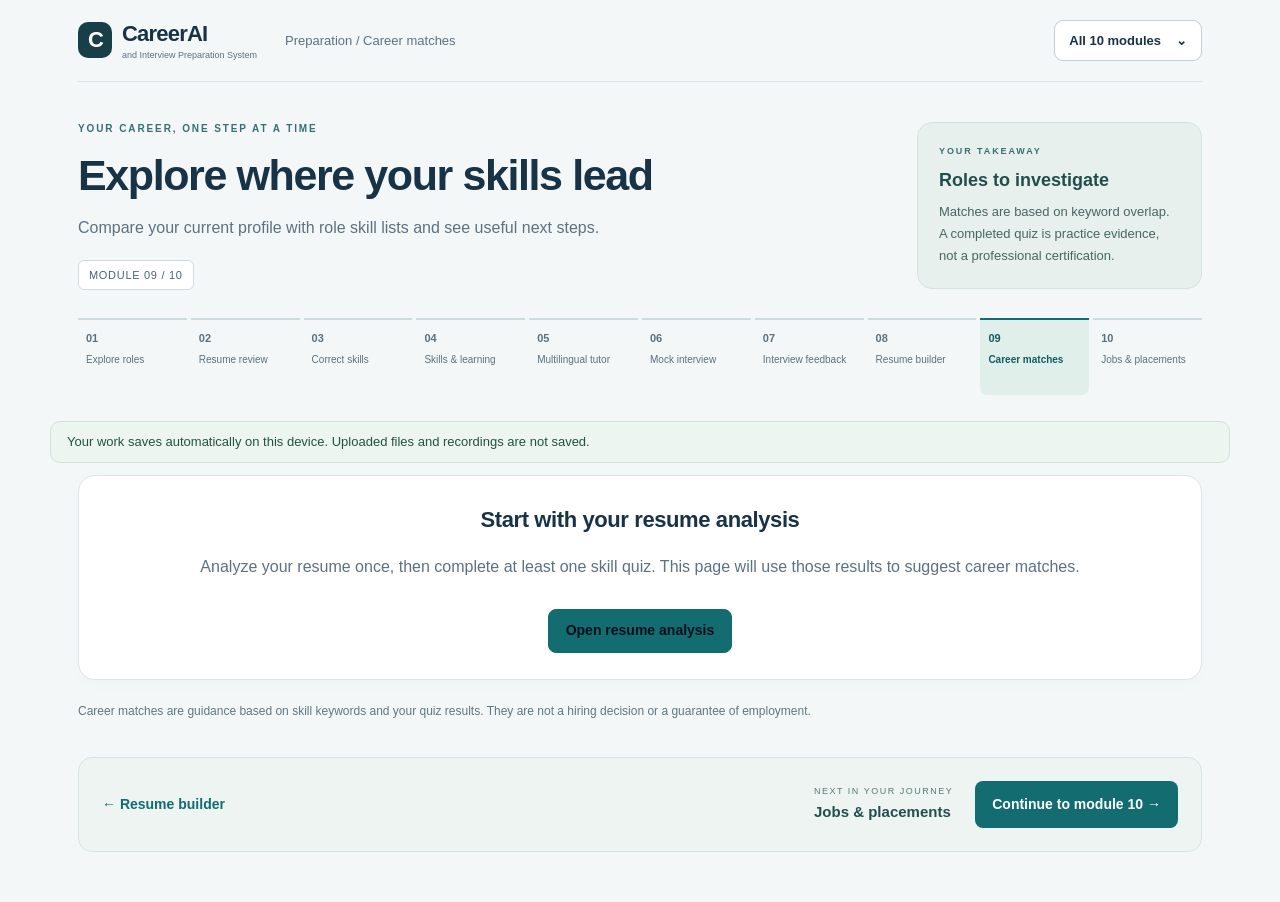
<file: career_readiness.html>
<!doctype html>
<html lang="en">
<head>
<meta name="careerai-api-base" content="https://careerai-project-vca7.onrender.com">
<meta charset="utf-8">
<meta name="viewport" content="width=device-width, initial-scale=1">
<title>Career Readiness & Talent Matching · CareerAI</title>
<style>
:root{color-scheme:dark;--bg:#090d1b;--panel:#121a2d;--line:#27334c;--text:#eef3ff;--muted:#a8b4cc;--accent:#a78bfa;--cyan:#67e8f9;--green:#6ee7b7}
*{box-sizing:border-box}body{margin:0;background:radial-gradient(ellipse at 15% 0,#292054 0,transparent 40%),var(--bg);color:var(--text);font:15px/1.6 Inter,Segoe UI,Arial,sans-serif}main{width:min(1080px,92%);margin:36px auto 70px}.back{display:inline-block;color:#d5ccff;text-decoration:none;margin-bottom:18px}.eyebrow{color:var(--cyan);letter-spacing:.12em;text-transform:uppercase;font-size:12px;font-weight:700}h1{font-size:clamp(30px,5vw,48px);line-height:1.12;margin:8px 0 12px}h2{font-size:21px;margin:0 0 6px}h3{font-size:17px;margin:0}.intro,.muted{color:var(--muted)}.intro{max-width:760px;margin:0 0 24px}.grid{display:grid;grid-template-columns:repeat(2,minmax(0,1fr));gap:16px}.panel,.match{background:linear-gradient(145deg,#151e33f2,#101729f2);border:1px solid var(--line);border-radius:18px;padding:22px;box-shadow:0 14px 36px #0003}.wide{grid-column:1/-1}.stats{display:grid;grid-template-columns:repeat(3,1fr);gap:10px;margin-top:16px}.stat{padding:13px;border:1px solid var(--line);border-radius:12px;background:#0b1222}.stat strong{display:block;font-size:20px;color:var(--cyan)}.stat span{color:var(--muted);font-size:12px}.notice{padding:14px 16px;border:1px solid #51458a;background:#201b3a;border-radius:12px;color:#e3dcff}.notice a,.panel a{color:#d4c8ff}.match-list{display:grid;gap:12px;margin-top:16px}.match{padding:17px 19px}.match-head{display:flex;justify-content:space-between;gap:12px;align-items:center}.pct{font-weight:800;color:var(--green);font-size:20px}.bar{height:7px;background:#27334c;border-radius:8px;margin:11px 0 14px;overflow:hidden}.bar span{display:block;height:100%;background:linear-gradient(90deg,#7c6df5,#54d8e8);border-radius:8px}.chips{display:flex;gap:7px;flex-wrap:wrap;margin-top:8px}.chip{font-size:12px;padding:4px 9px;border-radius:99px;background:#1d2b3b;color:#b9f3dc}.chip.gap{background:#352331;color:#f4c2c2}.small{font-size:13px;color:var(--muted);margin:0}.next{border-left:3px solid var(--accent);padding:7px 0 7px 13px;margin-top:13px;color:#e2dcff}.empty{text-align:center;padding:32px 20px}.btn{display:inline-block;margin-top:13px;background:linear-gradient(100deg,#785cf4,#4dcae2);color:#07111d!important;text-decoration:none;font-weight:800;border-radius:10px;padding:10px 16px}.error{color:#ffb4b4}.disclaimer{margin-top:22px;font-size:12px;color:#929eb7}@media(max-width:700px){.grid{grid-template-columns:1fr}.wide{grid-column:auto}.stats{grid-template-columns:1fr}.panel{padding:18px}.match-head{align-items:flex-start}}
</style>
<style>
button,a,input,select,textarea{touch-action:manipulation}input,select,textarea{font-size:16px}button{min-height:44px}a:focus-visible,button:focus-visible,input:focus-visible,select:focus-visible,textarea:focus-visible{outline:3px solid #8c78ed;outline-offset:3px}img,video{max-width:100%}body{overflow-wrap:break-word}@media(max-width:600px){input,select,textarea{max-width:100%}.module-modal{padding:0!important}.module-shell{width:100%!important;height:100dvh!important;max-height:none!important;border-radius:0!important}.module-frame{min-height:0}button{white-space:normal}}@media print{.career-progress{display:none!important}}
</style><script>
window.CareerAI={read:function(k,d){try{return JSON.parse(localStorage.getItem(k))||d}catch(e){return d}},write:function(k,v){try{localStorage.setItem(k,JSON.stringify(v));return true}catch(e){return false}},role:function(){return this.read('careerAIProfile',{}).role||this.read('careerAIResumeAnalysis',{}).job_role||''},setRole:function(role){if(!role.trim())return;var p=this.read('careerAIProfile',{});p.role=role.trim();p.updatedAt=new Date().toISOString();this.write('careerAIProfile',p)}};
</script>
<script src="./career-api.js"></script>
<link rel="stylesheet" href="./career-ui.css">
<script src="./career-journey.js" defer></script>
</head>
<body>
<main>
<a class="back" href="./dashboard.html">← Back to dashboard</a>
<div class="eyebrow">CareerAI · Module 09</div>
<h1>Career Readiness & Talent Matching</h1>
<p class="intro">See how your resume skills line up with real career roles, include your completed practice quizzes, and get a practical next skill to work on.</p>
<div id="content" class="grid" aria-live="polite"><section class="panel wide">Loading your career profile…</section></div>
<p class="disclaimer">Career matches are guidance based on skill keywords and your quiz results. They are not a hiring decision or a guarantee of employment.</p>
</main>
<script>
const content = document.getElementById("content");
function safeParse(key, fallback) { try { return JSON.parse(localStorage.getItem(key) || "null") || fallback; } catch (_) { return fallback; } }
function titleCase(value) { return String(value || "").replace(/\b\w/g, ch => ch.toUpperCase()); }
function node(tag, className, text) { const element=document.createElement(tag); if(className) element.className=className; if(text!==undefined) element.textContent=text; return element; }
function showEmpty() {
  const card=node("section","panel wide empty");
  card.append(node("h2","","Start with your resume analysis"),node("p","muted","Analyze your resume once, then complete at least one skill quiz. This page will use those results to suggest career matches."));
  const link=node("a","btn","Open resume analysis"); link.href="./resume_tools.html?feature=resume"; card.append(link); content.replaceChildren(card);
}
function addSkillChips(container, skills, gap) {
  if(!skills.length){container.append(node("span","small",gap?"No skill gaps in this role’s list.":"No overlapping skills yet."));return;}
  skills.forEach(skill=>container.append(node("span",gap?"chip gap":"chip",skill)));
}
async function load() {
  const analysis=safeParse("careerAIResumeAnalysis",null);
  if(!analysis || !Array.isArray(analysis.detected_skills)){showEmpty();return;}
  const quizzes=safeParse("careerAIVerifiedSkills",{});
  const verified=Object.values(quizzes).filter(item=>item&&item.skill);
  const skillSet=[...new Set([...(analysis.detected_skills||[]),...verified.map(item=>item.skill)])];
  const overview=node("section","panel");
  overview.append(node("h2","","Your current profile"),node("p","muted","Resume: "+(analysis.file_name||"Analyzed resume")),node("p","muted","Target role: "+(analysis.job_role||"Not specified")));
  const stats=node("div","stats");
  [[(analysis.match_percentage??0)+"%","Target role skill match"],[skillSet.length,"Skills in your profile"],[verified.length,"Completed skill quizzes"]].forEach(([value,label])=>{const item=node("div","stat");item.append(node("strong","",String(value)),node("span","",label));stats.append(item);});
  overview.append(stats);
  const quizPanel=node("section","panel"); quizPanel.append(node("h2","","Skill practice results"));
  if(verified.length){verified.sort((a,b)=>new Date(b.savedAt||0)-new Date(a.savedAt||0)).forEach(item=>{const row=node("p","small",item.skill+": "+item.score+"/"+item.total+" ("+item.percentage+"%) · "+item.result);quizPanel.append(row);});}
  else quizPanel.append(node("p","muted","No quiz result saved yet. Complete a skill quiz in Skill Verification, then return here."));
  const heading=node("section","panel wide");heading.append(node("h2","","Career matches"),node("p","muted","Ranked by overlap with skill names from your resume and completed practice quizzes. All attempted quiz topics count here, regardless of score; this is exploration, not proof of ability."));
  content.replaceChildren(overview,quizPanel,heading);
  try {
    const response=await fetch(CareerAIAPI.url("/api/career-matches"),{method:"POST",headers:{"Content-Type":"application/json"},body:JSON.stringify({skills:skillSet})});
    const data=await response.json(); if(!response.ok||data.status!=="success") throw new Error(data.message||"Could not load career matches.");
    const list=node("div","match-list wide");
    data.matches.forEach((match,index)=>{
      const card=node("article","match"); const top=node("div","match-head");top.append(node("h3","",(index+1)+". "+titleCase(match.role)),node("span","pct",match.match_percentage+"%"));card.append(top);
      const bar=node("div","bar");const fill=node("span");fill.style.width=match.match_percentage+"%";bar.append(fill);card.append(bar);
      card.append(node("p","small","Matching skill keywords"));const matched=node("div","chips");addSkillChips(matched,match.matched_skills,false);card.append(matched);
      card.append(node("p","small","Skills to build"));const missing=node("div","chips");addSkillChips(missing,match.missing_skills,true);card.append(missing);
      if(match.missing_skills.length) card.append(node("div","next","Suggested next step: learn "+match.missing_skills[0]+" and complete a related project or quiz."));
      list.append(card);
    });
    content.append(list);
  } catch(error) { const message=node("section","panel wide error",error.message+" Check that the CareerAI server is running, then refresh this page.");content.append(message); }
}
load();
</script>





<script data-career-drafts>
(function(){
const page=location.pathname.split('/').pop()||'dashboard.html';if(page==='dashboard.html')return;
const key='careerAIAutosave:'+(page==='resume_tools.html'?'index.html':page);let restoring=false,cleared=false,timer;
const fields=()=>[...document.querySelectorAll('input[id],select[id],textarea[id]')].filter(e=>!['file','password','hidden'].includes(e.type));
function save(){if(restoring||cleared)return true;const data={savedAt:new Date().toISOString(),fields:{},scrollY:scrollY};fields().forEach(e=>data.fields[e.id]={value:e.value,checked:e.checked});
if(page==='tutor.html'){data.tutor={lesson:activeLessonId,quizScore,quizAttempts,panel:window.tutorPanel||'lessonCard'};['speechResult','practiceFeedback','correction','quizResult'].forEach(id=>{const el=document.getElementById(id);if(el)data[id]={text:el.textContent,visible:getComputedStyle(el).display!=='none'};});}
if(page==='interview_practice.html'){data.interview={questions,mainIndex,followUpPending,answers,inProgress:active||!!document.getElementById('resumeSavedInterview'),aiMode,question:document.getElementById('avatarQuestion').textContent,conversation:[...document.querySelectorAll('#conversation .bubble')].map(e=>({speaker:e.querySelector('.speaker').textContent,text:e.lastElementChild.textContent}))};}
if(page==='resume_builder.html'){const view=document.getElementById('preview');if(!view.querySelector('.empty'))data.preview=[...view.childNodes].map(serializePreview);const draft={};draftFields.forEach(id=>draft[id]=document.getElementById(id).value);draft.skills=confirmedSkills().join(', ');draft.photo=photoData;draft.savedAt=data.savedAt;if(!CareerAI.write('careerAIResumeDraft',draft))return false;}
if(page==='resume_tools.html')data.quizAnswers=[...document.querySelectorAll('#questionsContainer input:checked')].map(e=>({name:e.name,value:e.value}));
const ok=CareerAI.write(key,data);const label=document.getElementById('draftSaveStatus');if(label)label.textContent=ok?'Draft saved on this device · '+new Date().toLocaleTimeString([], {hour:'2-digit',minute:'2-digit'}):'Draft could not be saved: browser storage is unavailable or full.';return ok;}
function serializePreview(node){if(node.nodeType===3)return {text:node.textContent};if(node.nodeType!==1)return null;return {tag:node.tagName,classes:node.className,children:[...node.childNodes].map(serializePreview).filter(Boolean)};}
function restorePreview(item){if(typeof item.text==='string')return document.createTextNode(item.text);const allowed=['DIV','HEADER','H1','H2','H3','P','UL','OL','LI','SPAN','IMG','BR','B','STRONG','EM'];if(!allowed.includes(item.tag))return document.createTextNode('');const el=document.createElement(item.tag);if(typeof item.classes==='string')el.className=item.classes;if(item.tag==='IMG'){if(/^data:image\/(jpeg|png|webp);base64,/.test(photoData)){el.src=photoData;el.alt='Profile photo';}}else(item.children||[]).forEach(x=>el.append(restorePreview(x)));return el;}
window.CareerAIDrafts={save};
if(page==='resume_builder.html')document.getElementById('deleteDraft').onclick=()=>{if(!confirm('Clear the saved resume draft and its form on this device?'))return;cleared=true;draftFields.forEach(id=>document.getElementById(id).value=id==='template'?'classic':'');photoData='';document.getElementById('resumePhoto').value='';document.getElementById('preview').replaceChildren();const empty=document.createElement('div');empty.className='empty';empty.textContent='Fill in your details and create a preview.';document.getElementById('preview').append(empty);document.getElementById('qualityChecks').hidden=true;localStorage.removeItem('careerAIResumeDraft');localStorage.removeItem(key);document.getElementById('draftSaveStatus').textContent='Saved resume draft cleared.';};
const strip=document.createElement('aside');strip.className='draft-status';strip.style.cssText='padding:10px 16px;margin:12px auto;max-width:1180px;background:#edf5f1;border:1px solid #cfe2d7;border-radius:10px;color:#255241;font:13px/1.5 Segoe UI,sans-serif';const label=document.createElement('span');label.id='draftSaveStatus';label.textContent='Your work saves automatically on this device. Uploaded files and recordings are not saved.';strip.append(label);document.body.insertBefore(strip,document.body.firstChild);
const saved=CareerAI.read(key,null);
if(saved){restoring=true;
// Restore selectors before rebuilding dynamic lesson content, then restore typed work.
for(const [id,item] of Object.entries(saved.fields||{})){const el=document.getElementById(id);if(el&&el.tagName==='SELECT'&&[...el.options].some(o=>o.value===item.value))el.value=item.value;}
if(page==='tutor.html'&&saved.tutor){activeLessonId=saved.tutor.lesson;filterLessons();changeLanguage();quizScore=saved.tutor.quizScore||0;quizAttempts=saved.tutor.quizAttempts||0;document.getElementById('score').textContent='Score: '+quizScore+' / '+quizAttempts;if(window.showTutorPanel)showTutorPanel(saved.tutor.panel||'lessonCard');}
for(const [id,item] of Object.entries(saved.fields||{})){const el=document.getElementById(id);if(!el||el.type==='file')continue;if(el.tagName!=='SELECT'){el.value=item.value??'';if(['checkbox','radio'].includes(el.type))el.checked=!!item.checked;}}
if(page==='resume_builder.html'&&saved.preview){const view=document.getElementById('preview');view.dataset.template=document.getElementById('template').value;view.replaceChildren(...saved.preview.map(restorePreview));if(view.firstElementChild)view.firstElementChild.contentEditable='true';showQualityChecks();}
if(page==='tutor.html'){['speechResult','practiceFeedback','correction','quizResult'].forEach(id=>{const state=saved[id];if(state){const el=document.getElementById(id);el.textContent=state.text;if(state.visible)el.style.display='block';}});}
if(page==='interview_practice.html'&&saved.interview){const d=saved.interview;const safe=d.questions&&d.questions.length&&Number.isInteger(d.mainIndex)&&d.mainIndex>=0&&d.mainIndex<d.questions.length;
if(safe&&!d.aiMode){questions=d.questions;mainIndex=d.mainIndex;followUpPending=!!d.followUpPending;answers=d.answers||[];aiMode=false;document.getElementById('conversation').replaceChildren();(d.conversation||[]).forEach(item=>addMessage(item.speaker,item.text));document.getElementById('avatarQuestion').textContent=d.question||questions[mainIndex].q;lastSpokenQuestion=d.question||questions[mainIndex].q;
if(d.inProgress){const resume=document.createElement('button');resume.type='button';resume.id='resumeSavedInterview';resume.textContent='▶ Resume saved interview';resume.onclick=async()=>{active=true;setSetupLocked(true);document.getElementById('answerText').disabled=false;document.getElementById('sendButton').disabled=false;document.getElementById('recordButton').disabled=!recognitionAvailable();document.getElementById('endButton').disabled=false;document.getElementById('startButton').disabled=true;resume.remove();if(document.getElementById('useCamera').checked)await startCamera(false);setTurnStatus('Question '+(mainIndex+1)+' of '+questions.length+(followUpPending?' · follow-up':''));speak(lastSpokenQuestion);};document.getElementById('startButton').before(resume);document.getElementById('startButton').textContent='Start a new interview';document.getElementById('setupStatus').textContent='Saved interview found. Resume from your last question, or start a new round.';}
}else if(d.aiMode){document.getElementById('setupStatus').textContent='Your typed draft is restored. Start a new AI session to continue; connected sessions may expire.';}}
if(page==='resume_tools.html'&&saved.fields?.verificationSkill?.value&&saved.quizAnswers?.length){loadSkillQuestions().then(()=>{saved.quizAnswers.forEach(a=>{const input=[...document.querySelectorAll('#questionsContainer input')].find(e=>e.name===a.name&&e.value===a.value);if(input)input.checked=true;});});}
requestAnimationFrame(()=>window.scrollTo(0,Number(saved.scrollY)||0));restoring=false;label.textContent='Draft restored from '+new Date(saved.savedAt).toLocaleString()+'. Your camera and microphone stay off until you resume.';}
document.addEventListener('input',()=>{cleared=false;clearTimeout(timer);timer=setTimeout(save,300)});document.addEventListener('change',()=>{cleared=false;save()});document.addEventListener('click',()=>{clearTimeout(timer);timer=setTimeout(save,350)});window.addEventListener('pagehide',save);window.addEventListener('beforeunload',save);document.addEventListener('visibilitychange',()=>{if(document.visibilityState==='hidden')save()});
})();
</script>

<script src="correction-support.js"></script>
</body>
</html>
</file>
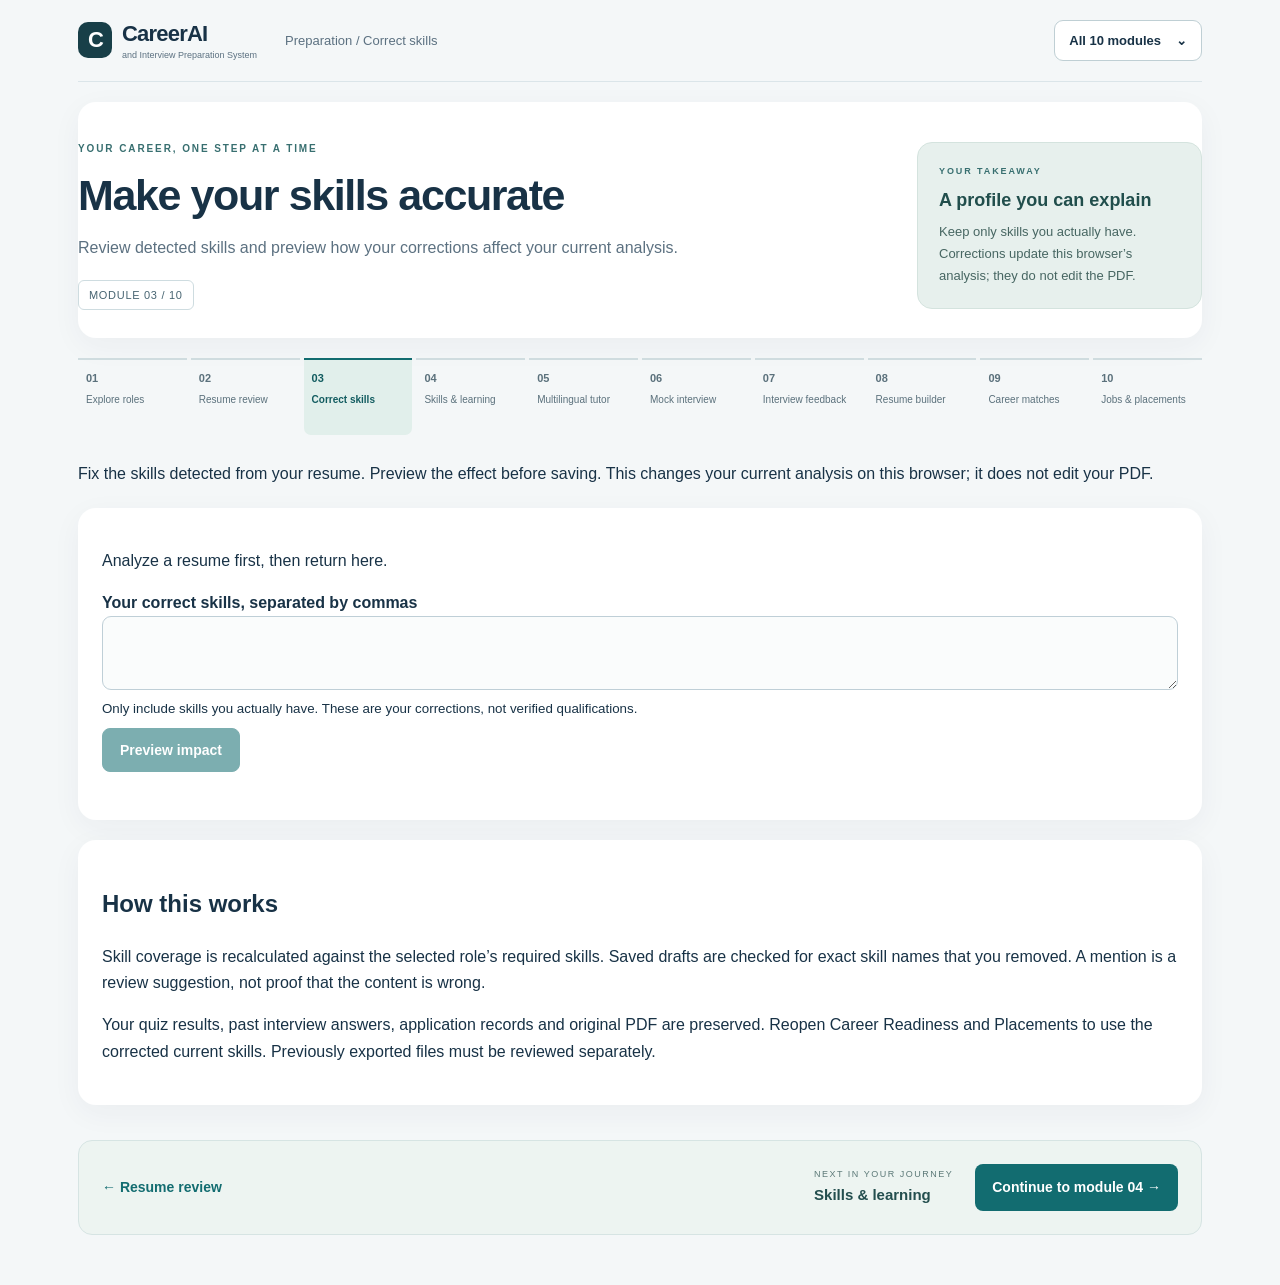
<file: correction_map.html>
<!doctype html><html lang="en"><head>
<meta name="careerai-api-base" content="https://careerai-project-vca7.onrender.com"><meta charset="utf-8"><meta name="viewport" content="width=device-width,initial-scale=1"><title>Resume correction map · CareerAI</title>
<style>body{margin:0;background:#f5f7fc;color:#182540;font:16px/1.6 system-ui}main{max-width:850px;margin:40px auto;padding:24px}section{background:white;padding:24px;margin:20px 0;border-radius:18px;box-shadow:0 8px 30px #2433580c}textarea{box-sizing:border-box;width:100%;min-height:120px;padding:14px;font:inherit;border:1px solid #bbc5d8;border-radius:10px}button,a{color:#304fc1}button{padding:12px 20px;border:0;border-radius:9px;background:#304fc1;color:white;cursor:pointer;margin:8px 8px 8px 0}button:disabled{opacity:.5}label{display:block;font-weight:600}small{display:block}#status{white-space:pre-wrap}</style>
<script src="./career-api.js"></script>
<link rel="stylesheet" href="./career-ui.css">
<script src="./career-journey.js" defer></script>
</head>
<main><a href="dashboard.html">← CareerAI dashboard</a><h1>Resume correction impact map</h1><p>Fix the skills detected from your resume. Preview the effect before saving. This changes your current analysis on this browser; it does not edit your PDF.</p><section><p id="context"></p><label for="skills">Your correct skills, separated by commas</label><textarea id="skills"></textarea><small>Only include skills you actually have. These are your corrections, not verified qualifications.</small><button id="preview">Preview impact</button><p id="status" role="status"></p></section><section id="impact" hidden><h2>What would change?</h2><div id="details"></div><label><input type="checkbox" id="approve"> I reviewed these corrections and want to update my current analysis.</label><button id="apply" disabled>Apply corrections</button></section><section><h2>How this works</h2><p>Skill coverage is recalculated against the selected role’s required skills. Saved drafts are checked for exact skill names that you removed. A mention is a review suggestion, not proof that the content is wrong.</p><p>Your quiz results, past interview answers, application records and original PDF are preserved. Reopen Career Readiness and Placements to use the corrected current skills. Previously exported files must be reviewed separately.</p></section></main>
<script>
const read=k=>{try{return JSON.parse(localStorage.getItem(k))}catch{return null}},$=id=>document.getElementById(id);let source=localStorage.getItem('careerAIResumeAnalysis'),original=read('careerAIResumeAnalysis'),pending=null;
function message(t){$('status').textContent=t}function add(t){const p=document.createElement('p');p.textContent=t;$('details').append(p)}
if(!original?.job_role){$('context').textContent='Analyze a resume first, then return here.';$('preview').disabled=true}else{$('context').textContent='Current role: '+original.job_role+' · File: '+(original.file_name||'saved resume');$('skills').value=(original.detected_skills||[]).join(', ')}
$('skills').oninput=()=>{pending=null;$('impact').hidden=true};$('approve').onchange=()=>{$('apply').disabled=!$('approve').checked};
function mentions(value,term){const escaped=term.replace(/[.*+?^${}()|[\]\\]/g,'\\$&');return new RegExp('(^|[^a-z0-9])'+escaped+'(?=$|[^a-z0-9])','i').test(JSON.stringify(value||''))}
$('preview').onclick=async()=>{pending=null;$('impact').hidden=true;$('preview').disabled=true;try{if(localStorage.getItem('careerAIResumeAnalysis')!==source)throw Error('Your analysis changed. Reload this page before correcting it.');const skills=[...new Map($('skills').value.split(',').map(s=>s.trim()).filter(Boolean).map(s=>[s.toLowerCase(),s])).values()];if(skills.length>100||skills.some(s=>s.length>100))throw Error('Use at most 100 skills, each under 100 characters.');const response=await fetch(CareerAIAPI.url('/api/correct-skills'),{method:'POST',headers:{'Content-Type':'application/json'},body:JSON.stringify({job_role:original.job_role,skills})});if(!response.ok)throw Error('The server could not calculate the preview. Wait a minute and try again.');const result=await response.json();if(!result.required_skills?.length)throw Error('This role has no supported skill list. Choose a supported role in resume analysis.');const removed=(original.detected_skills||[]).filter(s=>!skills.some(x=>x.toLowerCase()===s.toLowerCase()));const added=skills.filter(s=>!(original.detected_skills||[]).some(x=>x.toLowerCase()===s.toLowerCase()));if(!removed.length&&!added.length)throw Error('No skill changes to apply.');const reviews=[];for(const [page,key,label] of [['resume_builder.html','careerAIResumeDraft','Resume draft'],['interview_practice.html','careerAIAutosave:interview_practice.html','Saved interview draft'],['interview_analysis.html','careerAIInterviewReport','Past interview report']]){const hits=removed.filter(s=>mentions(read(key),s));if(hits.length)reviews.push({page,label,skills:hits})}
pending={...result,removed,added,reviews};$('details').replaceChildren();add('Removed: '+(removed.join(', ')||'none')+'. Added: '+(added.join(', ')||'none')+'.');add('Required-skill coverage: '+original.match_percentage+'% → '+result.match_percentage+'%. This is keyword coverage, not hiring probability.');add('Remaining gaps: '+(result.skill_gap.join(', ')||'none')+'.');reviews.forEach(r=>add(r.label+' mentions '+r.skills.join(', ')+'. It will be marked for review; its text stays unchanged.'));if(!reviews.length)add('No removed skill names found in the saved drafts or interview report checked. Exported files and other wording were not checked.');add('Current career and placement skill comparisons will use the corrected analysis when reopened. Past quiz scores and application history stay unchanged.');$('approve').checked=false;$('apply').disabled=true;$('impact').hidden=false;message('Preview ready. Close other CareerAI tools before applying, then reopen them to load the correction.')}catch(e){message(e.message)}finally{$('preview').disabled=false}};
$('apply').onclick=()=>{if(!pending||!$('approve').checked)return;if(localStorage.getItem('careerAIResumeAnalysis')!==source){message('Your analysis changed. Reload before applying.');return}const previousMap=localStorage.getItem('careerAICorrectionMap'),previousSession=sessionStorage.getItem('resumeAnalysisData');try{const revision=Date.now().toString(),at=new Date().toISOString();const next={...original,required_skills:pending.required_skills,detected_skills:pending.detected_skills,skill_gap:pending.skill_gap,match_percentage:pending.match_percentage,learning_recommendations:pending.learning_recommendations,correctionRevision:revision,correctedAt:at};const audit={revision,at,removed:pending.removed,added:pending.added,before:original,after:next,reviews:pending.reviews};localStorage.setItem('careerAIResumeAnalysis',JSON.stringify(next));sessionStorage.setItem('resumeAnalysisData',JSON.stringify(next));localStorage.setItem('careerAICorrectionMap',JSON.stringify(audit));source=JSON.stringify(next);original=next;pending=null;$('impact').hidden=true;message('Corrections saved on this browser. Reopen Resume Analysis, Career Readiness or Placements. Saved drafts marked for review have not been rewritten.')}catch(e){localStorage.setItem('careerAIResumeAnalysis',source);if(previousSession===null)sessionStorage.removeItem('resumeAnalysisData');else sessionStorage.setItem('resumeAnalysisData',previousSession);if(previousMap===null)localStorage.removeItem('careerAICorrectionMap');else localStorage.setItem('careerAICorrectionMap',previousMap);message('The correction could not be saved. Your previous analysis was restored. Browser storage may be full.')}};
</script></html>
</file>
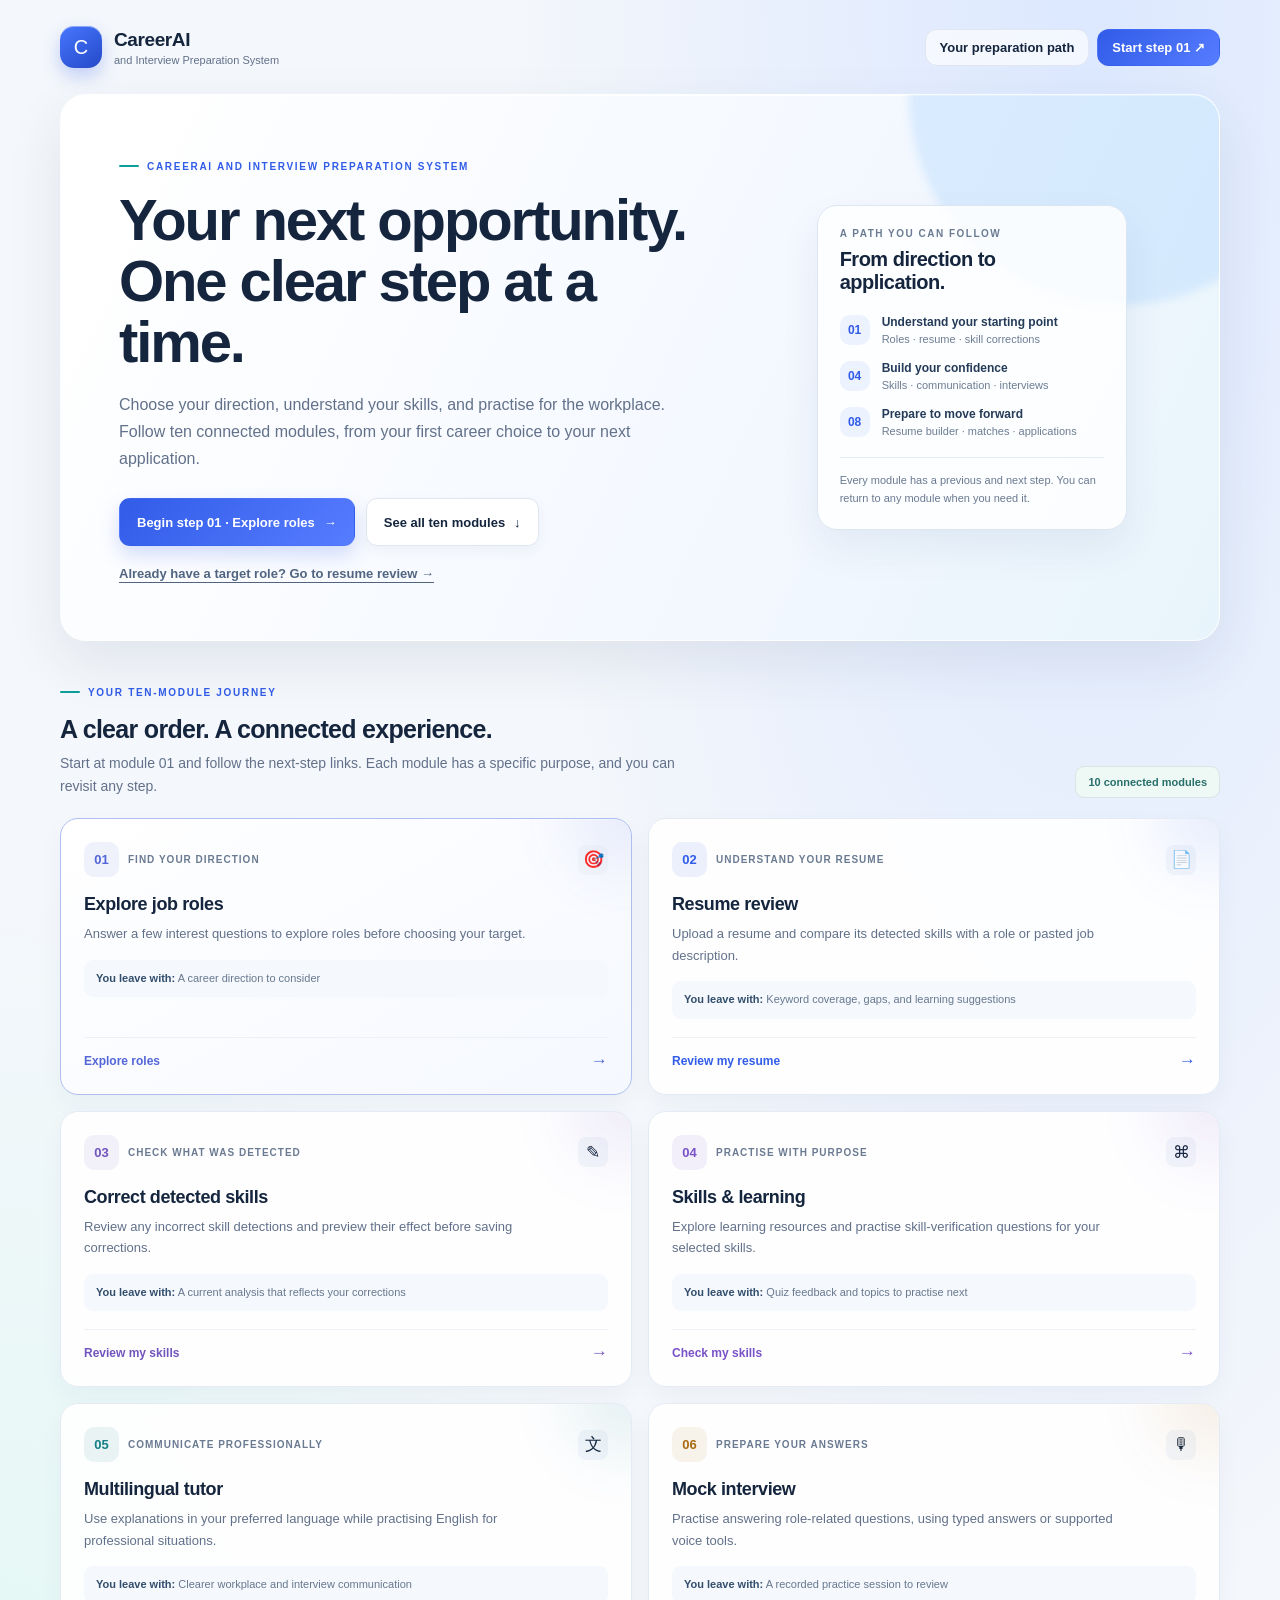
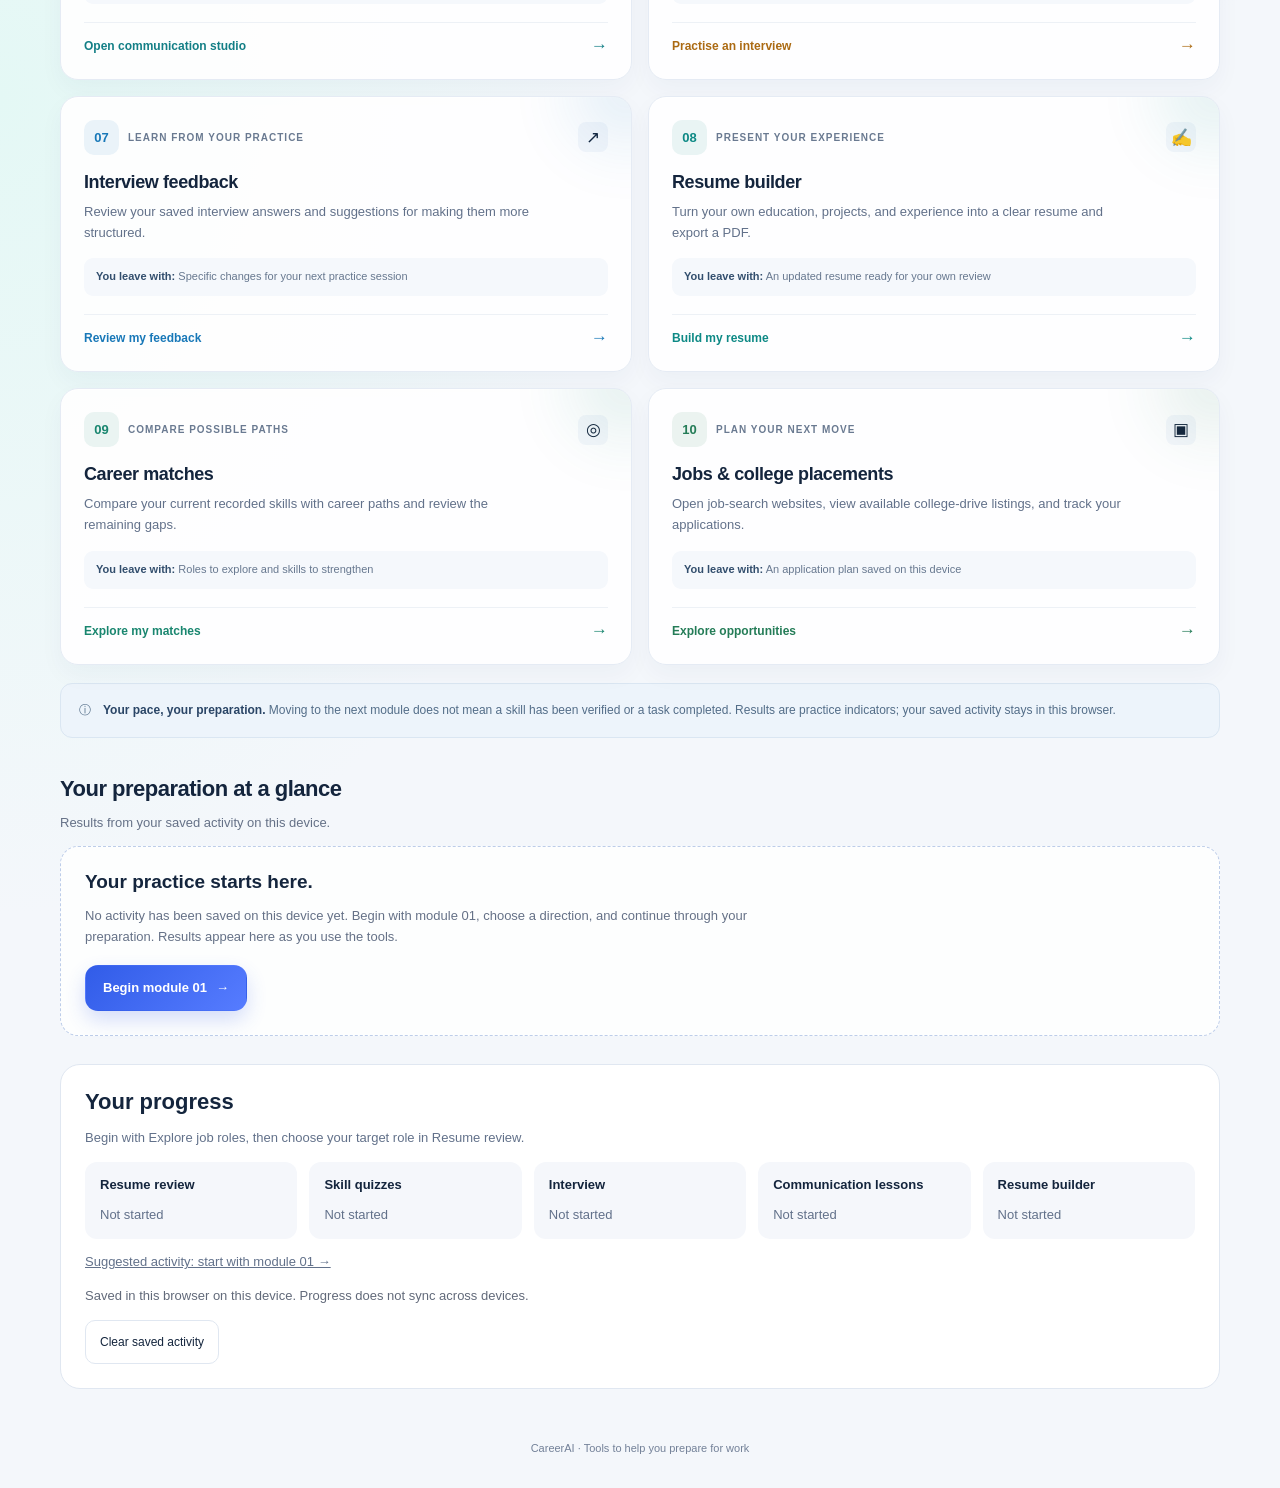
<file: dashboard.html>
<!DOCTYPE html>
<html lang="en">
<head>
<meta name="careerai-api-base" content="https://careerai-project-vca7.onrender.com">
<meta charset="UTF-8">
<meta name="viewport" content="width=device-width, initial-scale=1.0">
<meta name="theme-color" content="#f4f7fb">
<title>CareerAI and Interview Preparation System</title>
<style>
:root {
    color-scheme: light;
    --ink: #14253d;
    --muted: #62718a;
    --blue: #315ce8;
    --teal: #0e9f9a;
    --line: #e0e7f1;
    --surface: rgba(255,255,255,.88);
}
* { box-sizing: border-box; }
html { scroll-behavior: smooth; }
body {
    margin: 0;
    min-height: 100vh;
    color: var(--ink);
    font-family: Inter, "Segoe UI", Arial, sans-serif;
    background: radial-gradient(ellipse at 85% 0%, #dce8ff 0, transparent 38%),
                radial-gradient(ellipse at 0% 55%, #e4f8f5 0, transparent 34%), #f4f7fb;
}
a { color: inherit; }
.page { width: min(1160px, calc(100% - 40px)); margin: 0 auto; }
.topbar { display:flex; align-items:center; justify-content:space-between; gap:18px; padding:24px 0; }
.brand { display:flex; align-items:center; gap:12px; text-decoration:none; }
.brand-mark { display:grid; place-items:center; width:42px; height:42px; border-radius:14px; color:#fff; font-size:20px; background:linear-gradient(145deg,#4777ff,#2449c7); box-shadow:0 8px 18px #315ce844, inset 0 1px 0 #ffffff66; }
.brand-name { font-weight:760; font-size:19px; letter-spacing:-.4px; }
.brand-caption { margin-top:3px; color:var(--muted); font-size:11px; }
.top-links { display:flex; align-items:center; gap:10px; }
.top-links a { padding:10px 14px; border:1px solid var(--line); border-radius:12px; text-decoration:none; font-size:13px; font-weight:650; background:#ffffffa8; transition:transform .2s, box-shadow .2s; }
.top-links a:hover { transform:translateY(-2px); box-shadow:0 8px 18px #1c35551a; }
.top-links .primary-link { border-color:transparent; color:#fff; background:linear-gradient(135deg,#315ce8,#567cff); }
.hero { position:relative; display:grid; grid-template-columns:minmax(0,1.25fr) minmax(250px,.75fr); align-items:center; gap:32px; min-height:350px; padding:clamp(28px,5vw,58px); overflow:hidden; border:1px solid #ffffffb8; border-radius:30px; background:linear-gradient(115deg,#fff 5%,#f4f8ff 58%,#e8f4fb); box-shadow:0 22px 55px #263e6018, inset 0 1px 0 #fff; }
.hero::before { content:""; position:absolute; width:420px; height:420px; right:-110px; top:-210px; border-radius:50%; background:#a9d4ff; filter:blur(4px); opacity:.35; }
.hero-copy { position:relative; z-index:2; max-width:610px; }
.eyebrow { display:inline-flex; align-items:center; gap:8px; margin-bottom:17px; color:#315ce8; font-size:11px; font-weight:750; letter-spacing:1.3px; text-transform:uppercase; }
.eyebrow::before { content:""; width:20px; height:2px; border-radius:2px; background:var(--teal); }
h1 { max-width:620px; margin:0; font-size:clamp(34px,5vw,57px); line-height:1.06; letter-spacing:-2px; }
.hero-copy p { max-width:540px; margin:18px 0 0; color:var(--muted); font-size:16px; line-height:1.7; }
.hero-actions { display:flex; flex-wrap:wrap; gap:11px; margin-top:26px; }
.button { display:inline-flex; align-items:center; justify-content:center; gap:9px; min-height:46px; padding:0 17px; border:1px solid var(--line); border-radius:13px; color:var(--ink); background:#fff; text-decoration:none; font-size:13px; font-weight:700; box-shadow:0 5px 13px #263e600d; transition:transform .2s, box-shadow .2s; }
.button:hover { transform:translateY(-2px); box-shadow:0 10px 20px #263e601a; }
.button.primary { border-color:transparent; color:#fff; background:linear-gradient(135deg,#315ce8,#567cff); box-shadow:0 9px 20px #315ce833; }
.hero-art { position:relative; display:grid; place-items:center; min-height:240px; perspective:850px; }
.art-glow { position:absolute; width:220px; height:220px; border-radius:50%; background:#b9d4ff; filter:blur(32px); opacity:.65; }
.art-base { position:absolute; bottom:15px; width:245px; height:62px; border-radius:50%; background:linear-gradient(90deg,#b5c8ef,#f8fcff,#a9c0ec); transform:rotateX(67deg) rotateZ(-10deg); box-shadow:0 25px 34px #536d9c33; }
.art-card { position:relative; width:190px; min-height:185px; padding:18px; border:1px solid #ffffff; border-radius:22px; background:linear-gradient(150deg,#ffffff,#edf3ff); box-shadow:13px 22px 34px #26477a25, inset 0 1px 0 #fff; transform:rotateY(-13deg) rotateX(5deg) rotateZ(3deg); animation:float 5s ease-in-out infinite; }
.art-card-top { display:flex; align-items:center; justify-content:space-between; }
.art-mini-logo { display:grid; place-items:center; width:34px; height:34px; border-radius:11px; color:#fff; background:linear-gradient(145deg,#4777ff,#2449c7); font-weight:800; }
.art-dots { display:flex; gap:4px; }
.art-dots i { width:5px; height:5px; border-radius:50%; background:#c4cede; }
.art-line { height:8px; margin-top:15px; border-radius:8px; background:#d7e1f2; }
.art-line.long { width:82%; background:#a9bfec; }
.art-line.medium { width:63%; }
.art-skills { display:flex; gap:6px; margin-top:18px; }
.art-skills i { width:41px; height:23px; border-radius:8px; background:#dce8ff; }
.art-check { position:absolute; right:-27px; bottom:29px; display:grid; place-items:center; width:52px; height:52px; border:4px solid #f2f7ff; border-radius:18px; color:white; font-size:24px; background:linear-gradient(145deg,#19b89e,#0d8f86); box-shadow:0 9px 18px #0e9f9a44; transform:rotate(8deg); }
@keyframes float { 0%,100%{transform:translateY(0) rotateY(-13deg) rotateX(5deg) rotateZ(3deg)} 50%{transform:translateY(-8px) rotateY(-10deg) rotateX(5deg) rotateZ(1deg)} }
.section-head { display:flex; align-items:end; justify-content:space-between; gap:15px; margin:38px 0 17px; }
.section-head h2 { margin:0; font-size:22px; letter-spacing:-.5px; }
.section-head p { margin:6px 0 0; color:var(--muted); font-size:13px; }
.tools { display:grid; grid-template-columns:repeat(3,minmax(0,1fr)); gap:15px; }
.tool { --accent:#315ce8; position:relative; display:flex; flex-direction:column; min-height:186px; padding:21px; overflow:hidden; border:1px solid #e5ebf4; border-radius:21px; color:var(--ink); background:var(--surface); box-shadow:0 10px 24px #263e600a, inset 0 1px 0 #fff; text-decoration:none; transform-style:preserve-3d; transition:transform .22s, box-shadow .22s, border-color .22s; }
.tool::after { content:""; position:absolute; width:105px; height:105px; right:-48px; top:-58px; border-radius:50%; background:var(--accent); filter:blur(35px); opacity:.12; }
.tool:hover { transform:perspective(800px) translateY(-5px) rotateX(1.5deg); border-color:#c7d5ef; box-shadow:0 18px 30px #263e6018, 0 3px 0 #fff inset; }
.tool-icon { display:grid; place-items:center; width:42px; height:42px; border:1px solid color-mix(in srgb,var(--accent) 15%,white); border-radius:14px; background:color-mix(in srgb,var(--accent) 9%,white); font-size:20px; }
.tool h3 { margin:16px 0 0; font-size:15px; letter-spacing:-.15px; }
.tool p { margin:8px 0 17px; color:var(--muted); font-size:12px; line-height:1.55; }
.tool-action { display:flex; align-items:center; justify-content:space-between; gap:10px; margin-top:auto; color:var(--accent); font-size:12px; font-weight:750; }
.tool-action span:last-child { font-size:17px; }
.note { margin:24px 0 0; padding:15px 17px; border:1px solid #d9e5f5; border-radius:15px; color:#4d607a; background:#ffffffa6; font-size:12px; line-height:1.6; }
.note strong { color:var(--ink); }
footer { padding:25px 0 34px; color:#738198; text-align:center; font-size:11px; }
.module-modal[hidden] { display:none!important; }
.module-modal { position:fixed; inset:0; z-index:10; display:flex; align-items:center; justify-content:center; padding:16px; background:#12243ccc; backdrop-filter:blur(8px); }
.module-shell { display:flex; flex-direction:column; width:min(1440px,100%); height:min(920px,94vh); overflow:hidden; border:1px solid #dce4f0; border-radius:19px; background:#fff; box-shadow:0 24px 80px #10223a55; }
.module-modal-header { display:flex; align-items:center; justify-content:space-between; gap:15px; min-height:56px; padding:9px 15px; border-bottom:1px solid var(--line); }
.module-modal-header h2 { margin:0; font-size:15px; }
.module-close { width:40px; height:38px; border:1px solid var(--line); border-radius:11px; color:var(--ink); background:#f5f7fb; cursor:pointer; font-size:22px; }
.module-frame { flex:1; width:100%; border:0; background:#fff; }
@media(max-width:850px) { .tools{grid-template-columns:repeat(2,minmax(0,1fr))}.hero{grid-template-columns:minmax(0,1fr) 240px;gap:12px}.hero-art{transform:scale(.86)} }
@media(max-width:600px) { .page{width:calc(100% - 28px)}.topbar{padding:15px 0}.brand-caption{display:none}.top-links a{padding:9px 10px;font-size:11px}.hero{grid-template-columns:1fr;gap:0;min-height:0;padding:27px 22px;border-radius:23px}.hero-copy p{font-size:14px}.hero-art{min-height:165px;margin-top:0;transform:scale(.72);transform-origin:top center;margin-bottom:-38px}.section-head{margin-top:29px}.section-head h2{font-size:19px}.tools{grid-template-columns:1fr;gap:11px}.tool{min-height:155px;padding:18px}.module-modal{padding:5px}.module-shell{height:98vh;border-radius:13px} }
@media(prefers-reduced-motion:reduce) { *,*::before,*::after{scroll-behavior:auto!important;animation-duration:.01ms!important;animation-iteration-count:1!important;transition-duration:.01ms!important} }

.skip-link { position:absolute; left:16px; top:-70px; z-index:30; padding:12px 16px; border-radius:10px; background:var(--ink); color:#fff; }
.skip-link:focus { top:12px; }
.hero-actions .button { min-height:48px; }
.journey-link { display:inline-block; margin-top:20px; color:var(--blue); font-size:13px; font-weight:700; text-underline-offset:4px; }
.tool-group { margin-top:25px; scroll-margin-top:20px; }
.tool-group .tools { grid-template-columns:repeat(auto-fit,minmax(min(100%,285px),1fr)); }
.tool-group-head { display:flex; align-items:baseline; gap:12px; margin:0 0 12px; }
.tool-group-head h3 { margin:0; font-size:17px; letter-spacing:-.3px; }
.tool-group-head p { margin:0; color:var(--muted); font-size:12px; }
.tool h4 { margin:16px 0 0; font-size:15px; letter-spacing:-.15px; }
.tool.starting { border-color:#c9d7fa; background:linear-gradient(145deg,#fff,#f4f7ff); }
.start-label { position:absolute; right:20px; top:28px; color:#4b65a7; font-size:10px; font-weight:750; letter-spacing:.7px; text-transform:uppercase; }
.workspace-empty { margin-top:16px; padding:24px; border:1px dashed #bdcde9; border-radius:18px; background:#ffffffc9; }
.workspace-empty h3 { margin:0 0 8px; font-size:19px; }
.workspace-empty p { max-width:680px; color:var(--muted); font-size:14px; line-height:1.6; }
.workspace-empty .button { margin-top:4px; }
.workspace-empty[hidden],.charts-grid[hidden] { display:none!important; }
.saved-draft-hint { margin-bottom:0; font-size:12px!important; }
.career-progress { margin:28px 0; padding:24px; border:1px solid var(--line); border-radius:20px; background:#fff; }
.career-progress h2 { margin:0; font-size:22px; }
.career-progress>p { color:var(--muted); font-size:13px; line-height:1.6; }
.progress-items { display:grid; grid-template-columns:repeat(auto-fit,minmax(165px,1fr)); gap:12px; }
.progress-item { padding:15px; background:#f5f7fb; border-radius:12px; font-size:13px; }
.progress-item p { margin-bottom:0; color:var(--muted); line-height:1.5; }
.clear-progress { padding:10px 14px; border:1px solid var(--line); border-radius:10px; color:var(--ink); background:#fff; font:inherit; font-size:12px; cursor:pointer; }
@media(max-width:600px) { .hero-actions{display:grid;grid-template-columns:1fr}.hero-actions .button{justify-content:space-between}.tool-group-head{display:block}.tool-group-head p{margin-top:5px}.workspace-empty,.career-progress{padding:20px}.progress-items{grid-template-columns:1fr 1fr}.start-label{top:26px} }
@media(max-width:380px) { .progress-items{grid-template-columns:1fr} }


/* One ordered preparation route; activity charts remain separate from completion. */
.topbar{padding:26px 0}.brand-caption{display:block}.top-links{gap:8px}.hero{border-radius:26px;min-height:330px}.hero-copy p{max-width:570px}.eyebrow{font-size:10px;letter-spacing:1.7px}.hero h1{font-size:clamp(36px,4.8vw,58px);letter-spacing:-2.1px;max-width:620px}.hero-actions .button{border-radius:11px}.journey-link{font-weight:600;color:#516581}.hero-art{align-self:stretch}.route-preview{position:relative;width:100%;max-width:310px;padding:22px;border:1px solid #dce5f2;border-radius:20px;background:#ffffffd9;box-shadow:0 18px 40px #233e7412}.route-preview .preview-eyebrow{display:block;font-size:10px;font-weight:750;letter-spacing:1.5px;color:#6b7b92}.route-preview h2{margin:9px 0 21px;font-size:20px;letter-spacing:-.5px}.route-stage{display:flex;gap:12px;align-items:center;margin:0 0 16px}.route-stage:last-child{margin-bottom:0}.route-dot{display:grid;place-items:center;width:30px;height:30px;flex:none;border-radius:10px;background:#edf2ff;color:#315ce8;font-size:12px;font-weight:750}.route-stage p{margin:0;font-size:12px;font-weight:650;color:#243b58}.route-stage small{display:block;margin-top:4px;font-size:11px;color:#6d7d93;font-weight:400}.route-preview-note{display:block;margin-top:20px;padding-top:14px;border-top:1px solid #e6ecf4;font-size:11px;line-height:1.6;color:#697991}.path-intro{display:flex;gap:20px;align-items:end;justify-content:space-between;margin:38px 0 20px}.path-intro h2{font-size:25px;letter-spacing:-.7px;margin:0}.path-intro p{color:var(--muted);font-size:14px;line-height:1.65;max-width:630px;margin:8px 0 0}.path-badge{flex-shrink:0;padding:9px 12px;border:1px solid #d7e5e4;border-radius:9px;font-size:11px;color:#286f6a;background:#eef8f5;font-weight:650}.ordered-tools{list-style:none;display:grid;grid-template-columns:repeat(2,minmax(0,1fr));gap:16px;padding:0;margin:0;counter-reset:none}.ordered-tools li{min-width:0;display:flex}.ordered-tools .tool{width:100%;min-height:230px;border-radius:18px;padding:23px;background:#ffffffed}.ordered-tools .tool:hover{transform:translateY(-3px);box-shadow:0 16px 35px #29426111}.module-card-top{display:flex;justify-content:space-between;align-items:center;gap:12px}.module-step{display:flex;align-items:center;gap:9px;font-size:10px;text-transform:uppercase;font-weight:750;letter-spacing:1px;color:#6a7a91}.module-number{display:grid;place-items:center;width:35px;height:35px;border-radius:10px;background:color-mix(in srgb,var(--accent) 9%,white);color:var(--accent);font-size:13px;letter-spacing:0}.module-card-top .tool-icon{height:30px;width:30px;border:0;border-radius:8px;font-size:17px;background:#f3f6fb}.ordered-tools h3{font-size:18px;letter-spacing:-.4px;margin:17px 0 0}.ordered-tools .tool>p{font-size:13px;line-height:1.65;margin:8px 0 15px;max-width:460px}.module-outcome{font-size:11px;color:#67788f;line-height:1.6;margin:0 0 18px;padding:10px 12px;background:#f5f8fc;border-radius:9px}.module-outcome strong{color:#324e6d;font-weight:650}.ordered-tools .tool-action{font-size:12px;border-top:1px solid #edf1f6;padding-top:13px}.ordered-tools .tool.starting{border-color:#aebfef;background:linear-gradient(150deg,#fff,#f5f8ff)}.path-note{display:flex;gap:12px;align-items:flex-start;padding:17px 18px;margin:18px 0 0;background:#edf4fb;border:1px solid #dae6f2;border-radius:12px;font-size:12px;line-height:1.65;color:#536d88}.path-note strong{color:#2a4566}.career-charts{padding-top:10px}.career-charts h2{font-size:22px;letter-spacing:-.5px}.chart-card{box-shadow:none}.tool:focus-visible,.button:focus-visible{outline:3px solid #789cf0;outline-offset:4px}.module-close:focus-visible{outline:3px solid #789cf0;outline-offset:2px}@media(max-width:850px){.hero{grid-template-columns:minmax(0,1.2fr) minmax(220px,.8fr);gap:20px}.hero-art{transform:none}.hero h1{font-size:42px}.route-preview{padding:19px}.ordered-tools .tool{padding:20px}}@media(max-width:600px){.hero{grid-template-columns:1fr;padding:28px 23px}.hero h1{font-size:38px;letter-spacing:-1.5px}.hero-art{min-height:0;margin-top:24px;transform:none;margin-bottom:0}.route-preview{max-width:none;box-shadow:none}.route-preview h2{font-size:17px;margin-bottom:16px}.route-stage{margin-bottom:12px}.route-preview-note{margin-top:14px}.path-intro{align-items:flex-start;gap:12px;flex-direction:column;margin-top:30px}.path-intro h2{font-size:23px}.path-intro p{font-size:13px}.ordered-tools{grid-template-columns:1fr;gap:12px}.ordered-tools .tool{min-height:215px}.top-links a{font-size:11px}.brand-caption{display:none}.path-note{font-size:12px}.path-badge{font-size:10px}.hero-actions{display:flex}.hero-actions .button{width:100%;justify-content:space-between}}
</style>
<style>
button,a,input,select,textarea{touch-action:manipulation}input,select,textarea{font-size:16px}button{min-height:44px}a:focus-visible,button:focus-visible,input:focus-visible,select:focus-visible,textarea:focus-visible{outline:3px solid #8c78ed;outline-offset:3px}img,video{max-width:100%}body{overflow-wrap:break-word}@media(max-width:600px){input,select,textarea{max-width:100%}.module-modal{padding:0!important}.module-shell{width:100%!important;height:100dvh!important;max-height:none!important;border-radius:0!important}.module-frame{min-height:0}button{white-space:normal}}@media print{.career-progress{display:none!important}}
</style><script>
window.CareerAI={read:function(k,d){try{return JSON.parse(localStorage.getItem(k))||d}catch(e){return d}},write:function(k,v){try{localStorage.setItem(k,JSON.stringify(v));return true}catch(e){return false}},role:function(){return this.read('careerAIProfile',{}).role||this.read('careerAIResumeAnalysis',{}).job_role||''},setRole:function(role){if(!role.trim())return;var p=this.read('careerAIProfile',{});p.role=role.trim();p.updatedAt=new Date().toISOString();this.write('careerAIProfile',p)}};
</script>
<script src="./career-api.js"></script>
<link rel="stylesheet" href="./career-ui.css">
<script src="./career-journey.js" defer></script>
</head>
<body>
<a class="skip-link" href="#mainContent">Skip to career tools</a>
<div class="page" id="dashboardPage">
    <header class="topbar">
        <a class="brand" href="dashboard.html" aria-label="CareerAI home">
            <span class="brand-mark" aria-hidden="true">C</span>
            <span><span class="brand-name">CareerAI</span><span class="brand-caption">and Interview Preparation System</span></span>
        </a>
        <nav class="top-links" aria-label="Quick links">
            <a href="#tools-title">Your preparation path</a>
            <a class="primary-link" href="resume_tools.html?feature=job-role&amp;journey=1">Start step 01 <span aria-hidden="true">↗</span></a>
        </nav>
    </header>

    <main id="mainContent">
        <section class="hero" aria-labelledby="welcome-title">
            <div class="hero-copy">
                <div class="eyebrow">CareerAI and Interview Preparation System</div>
                <h1 id="welcome-title">Your next opportunity.<br>One clear step at a time.</h1>
                <p>Choose your direction, understand your skills, and practise for the workplace. Follow ten connected modules, from your first career choice to your next application.</p>
                <div class="hero-actions" aria-label="Start your preparation">
                    <a class="button primary" href="resume_tools.html?feature=job-role&amp;journey=1" id="startJourney">Begin step 01 · Explore roles <span aria-hidden="true">→</span></a>
                    <a class="button" href="#tools-title">See all ten modules <span aria-hidden="true">↓</span></a>
                </div>
                <a class="journey-link" href="resume_tools.html?feature=resume&amp;journey=1">Already have a target role? Go to resume review →</a>
            </div>
            <div class="hero-art">
                <aside class="route-preview" aria-label="Preparation overview">
                    <span class="preview-eyebrow">A PATH YOU CAN FOLLOW</span>
                    <h2>From direction to application.</h2>
                    <div class="route-stage"><span class="route-dot" aria-hidden="true">01</span><p>Understand your starting point<small>Roles · resume · skill corrections</small></p></div>
                    <div class="route-stage"><span class="route-dot" aria-hidden="true">04</span><p>Build your confidence<small>Skills · communication · interviews</small></p></div>
                    <div class="route-stage"><span class="route-dot" aria-hidden="true">08</span><p>Prepare to move forward<small>Resume builder · matches · applications</small></p></div>
                    <small class="route-preview-note">Every module has a previous and next step. You can return to any module when you need it.</small>
                </aside>
            </div>
        </section>

<section aria-labelledby="tools-title" id="preparationPath">
    <div class="path-intro"><div><div class="eyebrow">YOUR TEN-MODULE JOURNEY</div><h2 id="tools-title">A clear order. A connected experience.</h2><p>Start at module 01 and follow the next-step links. Each module has a specific purpose, and you can revisit any step.</p></div><span class="path-badge">10 connected modules</span></div>
    <ol class="ordered-tools">
        <li><a class="tool starting" data-module-step="1" href="resume_tools.html?feature=job-role&amp;journey=1" style="--accent:#5266d8">
            <div class="module-card-top"><span class="module-step"><span class="module-number">01</span>Find your direction</span><span class="tool-icon" aria-hidden="true">🎯</span></div>
            <h3>Explore job roles</h3><p>Answer a few interest questions to explore roles before choosing your target.</p><div class="module-outcome"><strong>You leave with:</strong> A career direction to consider</div><span class="tool-action">Explore roles<span aria-hidden="true">→</span></span>
        </a></li>
        <li><a class="tool" data-module-step="2" href="resume_tools.html?feature=resume&amp;journey=1" style="--accent:#315ce8">
            <div class="module-card-top"><span class="module-step"><span class="module-number">02</span>Understand your resume</span><span class="tool-icon" aria-hidden="true">📄</span></div>
            <h3>Resume review</h3><p>Upload a resume and compare its detected skills with a role or pasted job description.</p><div class="module-outcome"><strong>You leave with:</strong> Keyword coverage, gaps, and learning suggestions</div><span class="tool-action">Review my resume<span aria-hidden="true">→</span></span>
        </a></li>
        <li><a class="tool" data-module-step="3" href="./correction_map.html?journey=1" style="--accent:#7254bd">
            <div class="module-card-top"><span class="module-step"><span class="module-number">03</span>Check what was detected</span><span class="tool-icon" aria-hidden="true">✎</span></div>
            <h3>Correct detected skills</h3><p>Review any incorrect skill detections and preview their effect before saving corrections.</p><div class="module-outcome"><strong>You leave with:</strong> A current analysis that reflects your corrections</div><span class="tool-action">Review my skills<span aria-hidden="true">→</span></span>
        </a></li>
        <li><a class="tool" data-module-step="4" href="resume_tools.html?feature=skill-gap&amp;journey=1" style="--accent:#7952c8">
            <div class="module-card-top"><span class="module-step"><span class="module-number">04</span>Practise with purpose</span><span class="tool-icon" aria-hidden="true">⌘</span></div>
            <h3>Skills & learning</h3><p>Explore learning resources and practise skill-verification questions for your selected skills.</p><div class="module-outcome"><strong>You leave with:</strong> Quiz feedback and topics to practise next</div><span class="tool-action">Check my skills<span aria-hidden="true">→</span></span>
        </a></li>
        <li><a class="tool" data-module-step="5" href="./tutor.html?journey=1" style="--accent:#137f86">
            <div class="module-card-top"><span class="module-step"><span class="module-number">05</span>Communicate professionally</span><span class="tool-icon" aria-hidden="true">文</span></div>
            <h3>Multilingual tutor</h3><p>Use explanations in your preferred language while practising English for professional situations.</p><div class="module-outcome"><strong>You leave with:</strong> Clearer workplace and interview communication</div><span class="tool-action">Open communication studio<span aria-hidden="true">→</span></span>
        </a></li>
        <li><a class="tool" data-module-step="6" href="./interview_practice.html?journey=1" style="--accent:#ab6a12">
            <div class="module-card-top"><span class="module-step"><span class="module-number">06</span>Prepare your answers</span><span class="tool-icon" aria-hidden="true">🎙</span></div>
            <h3>Mock interview</h3><p>Practise answering role-related questions, using typed answers or supported voice tools.</p><div class="module-outcome"><strong>You leave with:</strong> A recorded practice session to review</div><span class="tool-action">Practise an interview<span aria-hidden="true">→</span></span>
        </a></li>
        <li><a class="tool" data-module-step="7" href="./interview_analysis.html?journey=1" style="--accent:#1878b8">
            <div class="module-card-top"><span class="module-step"><span class="module-number">07</span>Learn from your practice</span><span class="tool-icon" aria-hidden="true">↗</span></div>
            <h3>Interview feedback</h3><p>Review your saved interview answers and suggestions for making them more structured.</p><div class="module-outcome"><strong>You leave with:</strong> Specific changes for your next practice session</div><span class="tool-action">Review my feedback<span aria-hidden="true">→</span></span>
        </a></li>
        <li><a class="tool" data-module-step="8" href="./resume_builder.html?journey=1" style="--accent:#0d8985">
            <div class="module-card-top"><span class="module-step"><span class="module-number">08</span>Present your experience</span><span class="tool-icon" aria-hidden="true">✍</span></div>
            <h3>Resume builder</h3><p>Turn your own education, projects, and experience into a clear resume and export a PDF.</p><div class="module-outcome"><strong>You leave with:</strong> An updated resume ready for your own review</div><span class="tool-action">Build my resume<span aria-hidden="true">→</span></span>
        </a></li>
        <li><a class="tool" data-module-step="9" href="./career_readiness.html?journey=1" style="--accent:#19866f">
            <div class="module-card-top"><span class="module-step"><span class="module-number">09</span>Compare possible paths</span><span class="tool-icon" aria-hidden="true">◎</span></div>
            <h3>Career matches</h3><p>Compare your current recorded skills with career paths and review the remaining gaps.</p><div class="module-outcome"><strong>You leave with:</strong> Roles to explore and skills to strengthen</div><span class="tool-action">Explore my matches<span aria-hidden="true">→</span></span>
        </a></li>
        <li><a class="tool" data-module-step="10" href="./placements.html?journey=1" style="--accent:#247c57">
            <div class="module-card-top"><span class="module-step"><span class="module-number">10</span>Plan your next move</span><span class="tool-icon" aria-hidden="true">▣</span></div>
            <h3>Jobs & college placements</h3><p>Open job-search websites, view available college-drive listings, and track your applications.</p><div class="module-outcome"><strong>You leave with:</strong> An application plan saved on this device</div><span class="tool-action">Explore opportunities<span aria-hidden="true">→</span></span>
        </a></li>
    </ol>
    <div class="path-note"><span aria-hidden="true">ⓘ</span><div><strong>Your pace, your preparation.</strong> Moving to the next module does not mean a skill has been verified or a task completed. Results are practice indicators; your saved activity stays in this browser.</div></div>
</section>
        <section class="career-charts" aria-labelledby="chartHeading"><div><h2 id="chartHeading">Your preparation at a glance</h2><p>Results from your saved activity on this device.</p></div><div class="workspace-empty" id="dashboardEmpty" hidden><h3>Your practice starts here.</h3><p>No activity has been saved on this device yet. Begin with module 01, choose a direction, and continue through your preparation. Results appear here as you use the tools.</p><a class="button primary" href="resume_tools.html?feature=job-role&amp;journey=1">Begin module 01 <span aria-hidden="true">→</span></a><p class="saved-draft-hint" id="savedDraftHint" hidden>A resume draft is already saved on this device. <a href="./resume_builder.html">Continue my draft →</a></p></div><div class="charts-grid" id="chartsGrid"><article class="chart-card"><h3>Activity progress</h3><div id="activityDonut"></div><p id="activityCaption"></p></article><article class="chart-card"><h3>Your latest results</h3><div id="resultBars"></div><p class="chart-note">Each bar measures a different activity. These are practice indicators, not a hiring score.</p></article></div></section>
        <section class="career-progress" id="careerProgress"><h2>Your progress</h2><p id="progressRole"></p><div id="progressItems" class="progress-items"></div><p id="progressNext"></p><p style="font-size:13px;color:#626a7a">Saved in this browser on this device. Progress does not sync across devices.</p><button type="button" id="clearProgress" class="clear-progress">Clear saved activity</button></section>
    </main>
    <footer>CareerAI · Tools to help you prepare for work</footer>
</div>

<div class="module-modal" id="moduleModal" role="dialog" aria-modal="true" aria-labelledby="moduleTitle" hidden>
    <div class="module-shell">
        <div class="module-modal-header"><h2 id="moduleTitle">CareerAI tool</h2><button class="module-close" id="closeModule" type="button" aria-label="Return to dashboard">×</button></div>
        <iframe class="module-frame" id="moduleFrame" title="CareerAI tool" allow="microphone; camera; autoplay"></iframe>
    </div>
</div>
<script>
const moduleModal = document.getElementById("moduleModal");
const moduleFrame = document.getElementById("moduleFrame");
const moduleTitle = document.getElementById("moduleTitle");
const closeModuleButton = document.getElementById("closeModule");
const dashboardPage = document.getElementById("dashboardPage");
let activeModuleLink = null;
let previousOverflow = "";
let previousInert = false;
let frameDocument = null;

function frameControls() {
    try {
        return Array.from(moduleFrame.contentDocument.querySelectorAll('a[href],button,input,select,textarea,[tabindex]')).filter(function(control) {
            return !control.disabled && control.tabIndex >= 0 && control.getClientRects().length && !control.closest('[hidden],[inert]') && moduleFrame.contentWindow.getComputedStyle(control).visibility !== 'hidden';
        });
    } catch(error) { return []; }
}
function focusFrameBoundary(last) {
    const controls = frameControls();
    if (controls.length) controls[last ? controls.length - 1 : 0].focus();
    else closeModuleButton.focus();
}
function clearFrameKeys() {
    if (frameDocument) frameDocument.removeEventListener("keydown", handleFrameKeys, true);
    frameDocument = null;
}
function closeModule() {
    if (moduleModal.hidden) return;
    try { if(moduleFrame.contentWindow.CareerAIDrafts && !moduleFrame.contentWindow.CareerAIDrafts.save()) { alert("Browser storage is full or unavailable. Copy your work before closing."); return; } } catch(error) { console.warn("Could not save module draft",error); }
    clearFrameKeys();
    moduleModal.hidden = true;
    dashboardPage.inert = previousInert;
    moduleFrame.src = "about:blank";
    document.body.style.overflow = previousOverflow;
    if(typeof refreshProgress === "function") refreshProgress();
    if(typeof renderCareerCharts === "function") renderCareerCharts();
    const returnTo = activeModuleLink && activeModuleLink.isConnected ? activeModuleLink : document.querySelector('#progressNext a') || document.getElementById("startJourney");
    returnTo.focus();
}
function handleFrameKeys(event) {
    if (moduleModal.hidden) return;
    if (event.key === "Escape") {
        event.preventDefault(); event.stopImmediatePropagation(); closeModule(); return;
    }
    if (event.key !== "Tab") return;
    const controls = frameControls();
    const index = controls.indexOf(frameDocument.activeElement);
    if (!controls.length || index < 0 || event.shiftKey && index === 0 || !event.shiftKey && index === controls.length - 1) {
        event.preventDefault(); closeModuleButton.focus();
    }
}
moduleFrame.addEventListener("load", function() {
    clearFrameKeys();
    if (moduleModal.hidden) return;
    try { frameDocument = moduleFrame.contentDocument; frameDocument.addEventListener("keydown", handleFrameKeys, true); } catch(error) { frameDocument = null; }
});
closeModuleButton.addEventListener("click", closeModule);
document.addEventListener("keydown", function(event) {
    if (moduleModal.hidden) return;
    if (event.key === "Escape") { event.preventDefault(); closeModule(); }
    else if (event.key === "Tab") { event.preventDefault(); focusFrameBoundary(event.shiftKey); }
});
document.addEventListener("focusin", function(event) {
    if (!moduleModal.hidden && !moduleModal.contains(event.target)) closeModuleButton.focus();
});
document.addEventListener("click", function(event) {
    const link = event.target.closest('a[href]');
    if (!link || event.defaultPrevented || event.button !== 0 || event.ctrlKey || event.metaKey || event.shiftKey || event.altKey || link.target === '_blank' || link.hasAttribute('download')) return;
    const target = new URL(link.href, window.location.href);
    if (target.searchParams.get("journey") === "1" || target.origin !== window.location.origin || !target.pathname.toLowerCase().endsWith('.html') || target.pathname.toLowerCase().endsWith('/dashboard.html')) return;
    event.preventDefault();
    activeModuleLink = link;
    previousOverflow = document.body.style.overflow;
    previousInert = dashboardPage.inert;
    moduleTitle.textContent = (link.querySelector('h3,h4')?.textContent || link.innerText || "CareerAI tool").trim().replace(/\s+/g, " ");
    moduleFrame.src = target.href;
    moduleModal.hidden = false;
    document.body.style.overflow = "hidden";
    closeModuleButton.focus();
    dashboardPage.inert = true;
});
</script>
<script>
function careerActivity() {
    const analysis=CareerAI.read('careerAIResumeAnalysis',{}),quizzes=CareerAI.read('careerAIVerifiedSkills',{}),interview=CareerAI.read('careerAIInterviewReport',{}),lessons=CareerAI.read('careerAILearningProgress',{}),built=CareerAI.read('careerAIResumeBuilt',{});
    return {analysis,quizzes,interview,lessons,built,hasInterview:!!(interview.savedAt||interview.createdAt||interview.totalAnswers||interview.answers?.length)};
}
function measuredValue(value) {
    if (value === null || value === undefined || value === '') return null;
    const number=Number(value); return Number.isFinite(number)?number:null;
}
function refreshProgress() {
    const {analysis:a,quizzes:q,interview:r,lessons:l,built:b,hasInterview}=careerActivity();
    const coverage=measuredValue(a.match_percentage);
    document.getElementById('progressRole').textContent=CareerAI.role()?'Target role: '+CareerAI.role():'Begin with Explore job roles, then choose your target role in Resume review.';
    const items=[['Resume review',a.job_role?(coverage===null?'Analysis saved':Math.round(coverage)+'% keyword coverage'):'Not started'],['Skill quizzes',Object.keys(q).length?Object.keys(q).length+' skills attempted':'Not started'],['Interview',hasInterview?'Report saved':'Not started'],['Communication lessons',Object.keys(l).length?Object.keys(l).length+' lessons attempted':'Not started'],['Resume builder',b.at?'Preview created':'Not started']];
    const root=document.getElementById('progressItems');root.replaceChildren();
    items.forEach(([title,value])=>{const box=document.createElement('div');box.className='progress-item';const strong=document.createElement('strong');strong.textContent=title;const p=document.createElement('p');p.textContent=value;box.append(strong,p);root.append(box)});
    const next=document.getElementById('progressNext');next.replaceChildren();const link=document.createElement('a');link.href=!a.job_role?'resume_tools.html?feature=job-role&journey=1':!Object.keys(q).length?'resume_tools.html?feature=skill-gap&journey=1':!Object.keys(l).length?'tutor.html?journey=1':!hasInterview?'interview_practice.html?journey=1':'resume_builder.html?journey=1';link.textContent=!a.job_role?'Suggested activity: start with module 01 →':!Object.keys(q).length?'Suggested activity: practise a skill in module 04 →':!Object.keys(l).length?'Suggested activity: communication practice in module 05 →':!hasInterview?'Suggested activity: an interview in module 06 →':'Suggested activity: refine your resume in module 08 →';next.append(link);
    if(typeof renderCareerCharts==='function')renderCareerCharts();
}
document.getElementById('clearProgress').onclick=()=>{if(confirm('Clear analysis, quizzes, interview feedback, lesson progress, and selected role on this device? Your resume draft will remain.')){['careerAIResumeAnalysis','careerAIVerifiedSkills','careerAIInterviewReport','careerAILearningProgress','careerAIResumeBuilt','careerAIProfile'].forEach(k=>localStorage.removeItem(k));sessionStorage.removeItem('resumeAnalysisData');refreshProgress()}};window.addEventListener('storage',refreshProgress);window.addEventListener('focus',refreshProgress);refreshProgress();
</script>

<style>.career-charts{margin:28px 0}.career-charts h2{margin:0}.career-charts>div>p,.chart-note{color:#657187;font-size:13px}.charts-grid{display:grid;grid-template-columns:1fr 1.7fr;gap:16px;margin-top:16px}.chart-card{padding:22px;border:1px solid #e0e5ef;border-radius:18px;background:white}.chart-card h3{margin:0 0 16px}.chart-card svg{display:block;max-width:100%;margin:auto}.result-bar{margin-bottom:18px}.result-label{display:flex;justify-content:space-between;gap:12px;font-size:13px;margin-bottom:7px}.bar-track{height:11px;background:#edf0f6;border-radius:20px;overflow:hidden}.bar-fill{height:100%;background:linear-gradient(90deg,#6048d8,#4da7bd);border-radius:20px}.chart-empty{color:#77849a;font-size:12px}@media(max-width:650px){.charts-grid{grid-template-columns:1fr}}</style><script>
function renderCareerCharts() {
    const {analysis:a,quizzes,interview:r,lessons:learning,built,hasInterview}=careerActivity(),q=Object.values(quizzes),lessons=Object.values(learning);
    const count=[!!a.job_role,q.length>0,hasInterview,lessons.length>0,!!built.at].filter(Boolean).length;
    document.getElementById('dashboardEmpty').hidden=count>0;
    document.getElementById('chartsGrid').hidden=count===0;
    document.getElementById('savedDraftHint').hidden=!CareerAI.read('careerAIResumeDraft',null);
    const svg=document.createElementNS('http://www.w3.org/2000/svg','svg');svg.setAttribute('viewBox','0 0 180 180');svg.setAttribute('width','180');svg.setAttribute('role','img');svg.setAttribute('aria-label',count+' of 5 activities have saved progress');
    for(const color of ['#edf0f6','#6048d8']){const circle=document.createElementNS(svg.namespaceURI,'circle');circle.setAttribute('cx','90');circle.setAttribute('cy','90');circle.setAttribute('r','70');circle.setAttribute('fill','none');circle.setAttribute('stroke',color);circle.setAttribute('stroke-width','15');if(color!=='#edf0f6'){circle.setAttribute('stroke-dasharray',(count/5*440)+' 440');circle.setAttribute('transform','rotate(-90 90 90)')}svg.append(circle)}
    const text=document.createElementNS(svg.namespaceURI,'text');text.setAttribute('x','90');text.setAttribute('y','99');text.setAttribute('text-anchor','middle');text.setAttribute('fill','#263650');text.setAttribute('font-size','28');text.setAttribute('font-family','Segoe UI,sans-serif');text.textContent=count+'/5';svg.append(text);document.getElementById('activityDonut').replaceChildren(svg);document.getElementById('activityCaption').textContent='Activities with saved progress';
    const total=q.reduce((n,x)=>n+(Number(x?.total)||0),0),correct=q.reduce((n,x)=>n+(Number(x?.score)||0),0),attempts=lessons.reduce((n,x)=>n+(Number(x?.attempts)||0),0),good=lessons.reduce((n,x)=>n+(Number(x?.correct)||0),0),interviewScore=measuredValue(r.averageScore);
    const metrics=[['Resume keyword coverage',a.job_role?measuredValue(a.match_percentage):null],['Skill quiz accuracy',total?correct/total*100:null],['Interview answer structure',hasInterview&&interviewScore!==null?interviewScore*10:null],['Communication quiz accuracy',attempts?good/attempts*100:null]];
    const bars=document.getElementById('resultBars');bars.replaceChildren();
    metrics.forEach(([title,value])=>{const item=document.createElement('div');item.className='result-bar';const label=document.createElement('div');label.className='result-label';const name=document.createElement('span');name.textContent=title;const result=document.createElement('strong');result.textContent=value===null?'No results yet':Math.round(value)+'%';label.append(name,result);if(value!==null){const track=document.createElement('div');track.className='bar-track';track.setAttribute('role','img');track.setAttribute('aria-label',title+': '+Math.round(value)+' percent');const fill=document.createElement('div');fill.className='bar-fill';fill.style.width=Math.max(0,Math.min(100,value))+'%';track.append(fill);item.append(label,track)}else item.append(label);bars.append(item)});
}
renderCareerCharts();window.addEventListener('storage',renderCareerCharts);window.addEventListener('focus',renderCareerCharts);
</script>
<script src="correction-support.js"></script>
</body>
</html>
</file>
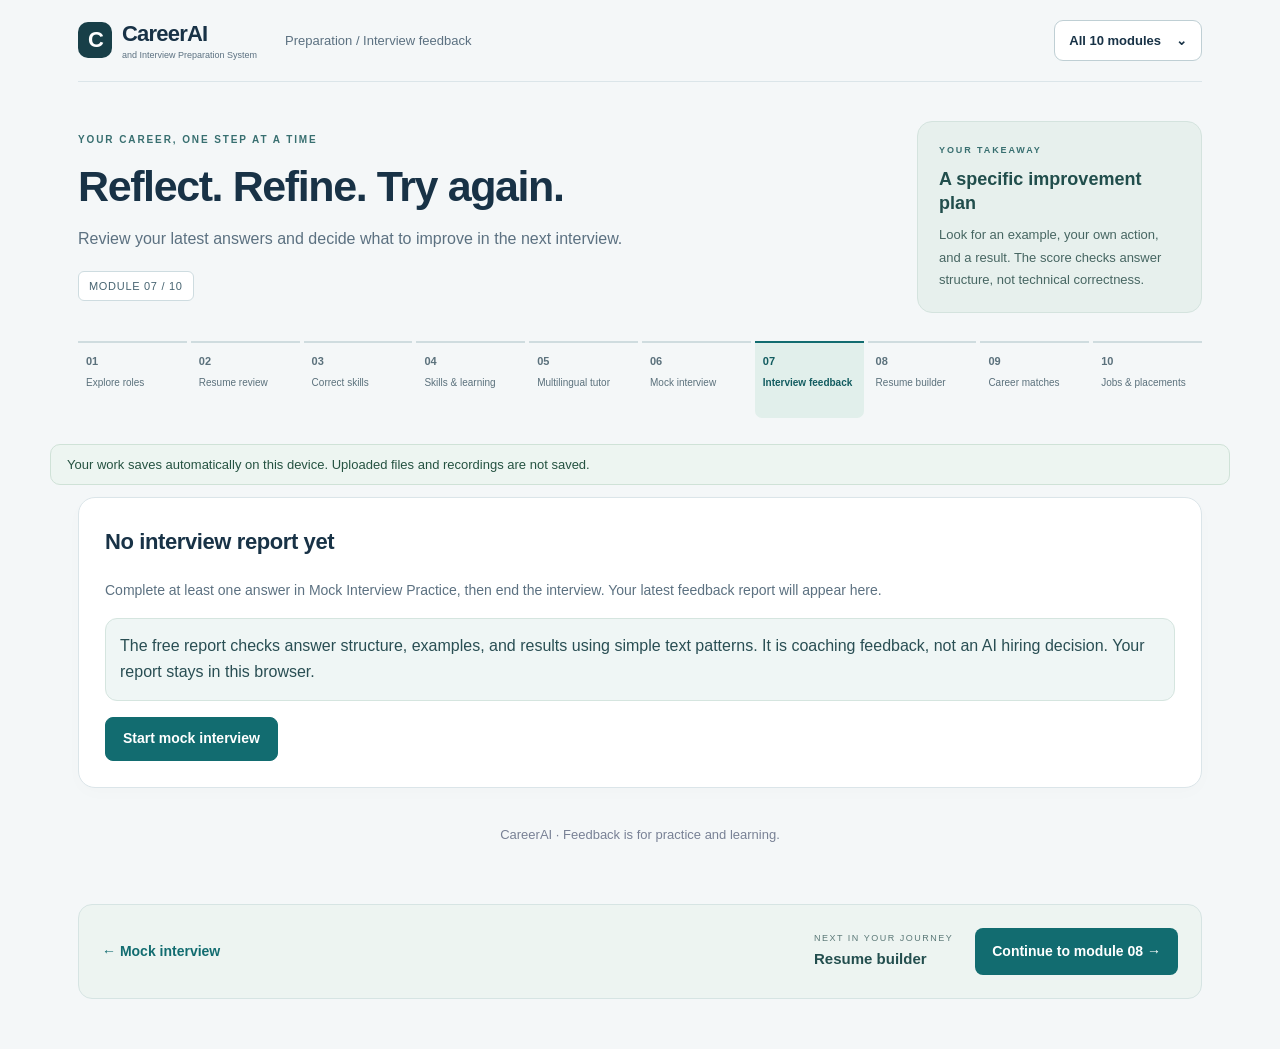
<file: interview_analysis.html>
<!doctype html>
<html lang="en">
<head>
<meta name="careerai-api-base" content="https://careerai-project-vca7.onrender.com">
<meta charset="utf-8">
<meta name="viewport" content="width=device-width,initial-scale=1">
<meta name="theme-color" content="#171d34">
<title>Interview Performance Analysis | CareerAI</title>
<style>
:root{--ink:#20243a;--muted:#687087;--line:#e5e8f0;--accent:#6048d8;--surface:#fff;--bg:#f5f6fb}*{box-sizing:border-box}body{margin:0;background:var(--bg);color:var(--ink);font:16px/1.55 Segoe UI,Arial,sans-serif}.hero{padding:28px 20px 32px;color:#fff;background:linear-gradient(115deg,#171d34,#25214e 58%,#403078)}.wrap{width:min(1000px,100% - 32px);margin:auto}.back{display:inline-block;margin-bottom:14px;color:#e7e2ff;text-decoration:none;font-weight:700}.kicker{color:#c9c5ff;text-transform:uppercase;letter-spacing:.14em;font-size:12px;font-weight:800}h1{margin:8px 0;font-size:clamp(28px,5vw,40px)}.hero p{margin:0;color:#d6d9e8}.main{padding:22px 0 42px}.card{margin-bottom:16px;padding:22px;border:1px solid var(--line);border-radius:16px;background:var(--surface);box-shadow:0 5px 20px #222b4408}.metrics{display:grid;grid-template-columns:repeat(3,1fr);gap:12px}.metric{padding:14px;border:1px solid var(--line);border-radius:12px;background:#fbfcff}.metric strong{display:block;color:var(--accent);font-size:24px}.muted{color:var(--muted);font-size:14px}.notice{padding:14px;border-radius:11px;background:#f2f0ff;color:#4c4671}.answer{margin-top:12px;padding:15px;border:1px solid var(--line);border-radius:12px;background:#fff}.answer h3{font-size:16px;margin:0 0 8px}.answer p{white-space:pre-wrap;overflow-wrap:anywhere;margin:7px 0}.tips{color:#4d5870}.actions{display:flex;flex-wrap:wrap;gap:10px;margin-top:16px}a.button,button{display:inline-flex;align-items:center;justify-content:center;padding:11px 15px;border:0;border-radius:10px;background:var(--accent);color:#fff;text-decoration:none;font-weight:700;cursor:pointer}button.secondary{background:#eef0f6;color:#34405a}.empty{display:none}footer{text-align:center;padding:8px 15px 24px;color:#788195;font-size:13px}@media(max-width:620px){.metrics{grid-template-columns:1fr}.card{padding:17px}}
</style>
<style>
button,a,input,select,textarea{touch-action:manipulation}input,select,textarea{font-size:16px}button{min-height:44px}a:focus-visible,button:focus-visible,input:focus-visible,select:focus-visible,textarea:focus-visible{outline:3px solid #8c78ed;outline-offset:3px}img,video{max-width:100%}body{overflow-wrap:break-word}@media(max-width:600px){input,select,textarea{max-width:100%}.module-modal{padding:0!important}.module-shell{width:100%!important;height:100dvh!important;max-height:none!important;border-radius:0!important}.module-frame{min-height:0}button{white-space:normal}}@media print{.career-progress{display:none!important}}
</style><script>
window.CareerAI={read:function(k,d){try{return JSON.parse(localStorage.getItem(k))||d}catch(e){return d}},write:function(k,v){try{localStorage.setItem(k,JSON.stringify(v));return true}catch(e){return false}},role:function(){return this.read('careerAIProfile',{}).role||this.read('careerAIResumeAnalysis',{}).job_role||''},setRole:function(role){if(!role.trim())return;var p=this.read('careerAIProfile',{});p.role=role.trim();p.updatedAt=new Date().toISOString();this.write('careerAIProfile',p)}};
</script>
<script src="./career-api.js"></script>
<link rel="stylesheet" href="./career-ui.css">
<script src="./career-journey.js" defer></script>
</head>
<body>
<header class="hero"><div class="wrap"><a class="back" href="./dashboard.html" target="_top">← Back to dashboard</a><div class="kicker">CareerAI · Feedback</div><h1>Interview Performance Analysis</h1><p>Review your latest mock interview and see practical ways to strengthen your answers.</p></div></header>
<main class="main wrap">
<section id="emptyState" class="card empty"><h2>No interview report yet</h2><p class="muted">Complete at least one answer in Mock Interview Practice, then end the interview. Your latest feedback report will appear here.</p><p class="notice">The free report checks answer structure, examples, and results using simple text patterns. It is coaching feedback, not an AI hiring decision. Your report stays in this browser.</p><div class="actions"><a class="button" href="./interview_practice.html">Start mock interview</a></div></section>
<section id="reportView" hidden>
<div class="card"><p class="muted" id="meta"></p><div class="metrics"><div class="metric"><strong id="score">—</strong><span>Average answer structure</span></div><div class="metric"><strong id="examples">—</strong><span>Answers with a specific example</span></div><div class="metric"><strong id="results">—</strong><span>Answers that mention a result</span></div></div><p class="notice" id="advice" style="margin-top:16px"></p><p class="muted" id="method" style="margin-top:10px"></p></div>
<section class="card"><h2>Answer-by-answer feedback</h2><div id="answers"></div></section>
<div class="actions"><a class="button" href="./interview_practice.html">Practise again</a><a class="button" href="./dashboard.html" target="_top">Back to dashboard</a><button id="clearReport" class="secondary" type="button">Clear saved report</button></div>
</section>
</main>
<footer>CareerAI · Feedback is for practice and learning.</footer>
<script>
"use strict";
const key="careerAIInterviewReport";
const empty=document.getElementById("emptyState");
const view=document.getElementById("reportView");
function addText(parent,tag,text,className){const el=document.createElement(tag);el.textContent=text;if(className)el.className=className;parent.appendChild(el);return el;}
let report=null;
try{report=JSON.parse(localStorage.getItem(key)||"null");}catch(_){report=null;}
if(!report||!Array.isArray(report.answers)||!report.answers.length){empty.style.display="block";}else{
 view.hidden=false;
 const saved=new Date(report.savedAt);
 const savedLabel=Number.isNaN(saved.getTime())?"":saved.toLocaleString();
 document.getElementById("meta").textContent=[report.role,report.level,report.mode,savedLabel].filter(Boolean).join(" · ");
 document.getElementById("score").textContent=Number(report.averageScore||0).toFixed(1)+"/10";
 document.getElementById("examples").textContent=(report.exampleCount||0)+"/"+report.answers.length;
 document.getElementById("results").textContent=(report.resultCount||0)+"/"+report.answers.length;
 document.getElementById("advice").textContent=report.advice||"Keep practising with a clear structure: situation, what you did, and the result.";
 document.getElementById("method").textContent=report.intro||"Feedback is based on answer text patterns; it is not a generative AI assessment.";
 const list=document.getElementById("answers");
 report.answers.forEach((item,index)=>{
  const article=document.createElement("article");article.className="answer";
  addText(article,"h3","Question "+(index+1)+": "+(item.question||"Interview answer"));
  addText(article,"p",item.text||"No answer text was saved.");
  addText(article,"p","Structure score: "+(item.score??"—")+"/10 · "+(item.words||0)+" words · Example: "+(item.example?"yes":"not detected")+" · Action: "+(item.action?"detected":"not detected")+" · Result: "+(item.result?"detected":"not detected"),"muted");
  const tips=Array.isArray(item.tips)?item.tips:[];
  if(tips.length){const ul=document.createElement("ul");ul.className="tips";tips.forEach(tip=>addText(ul,"li",tip));article.appendChild(ul);}
  list.appendChild(article);
 });
}
document.getElementById("clearReport").addEventListener("click",function(){if(confirm("Clear the saved interview report from this browser?")){localStorage.removeItem(key);location.reload();}});
</script>





<script data-career-drafts>
(function(){
const page=location.pathname.split('/').pop()||'dashboard.html';if(page==='dashboard.html')return;
const key='careerAIAutosave:'+(page==='resume_tools.html'?'index.html':page);let restoring=false,cleared=false,timer;
const fields=()=>[...document.querySelectorAll('input[id],select[id],textarea[id]')].filter(e=>!['file','password','hidden'].includes(e.type));
function save(){if(restoring||cleared)return true;const data={savedAt:new Date().toISOString(),fields:{},scrollY:scrollY};fields().forEach(e=>data.fields[e.id]={value:e.value,checked:e.checked});
if(page==='tutor.html'){data.tutor={lesson:activeLessonId,quizScore,quizAttempts,panel:window.tutorPanel||'lessonCard'};['speechResult','practiceFeedback','correction','quizResult'].forEach(id=>{const el=document.getElementById(id);if(el)data[id]={text:el.textContent,visible:getComputedStyle(el).display!=='none'};});}
if(page==='interview_practice.html'){data.interview={questions,mainIndex,followUpPending,answers,inProgress:active||!!document.getElementById('resumeSavedInterview'),aiMode,question:document.getElementById('avatarQuestion').textContent,conversation:[...document.querySelectorAll('#conversation .bubble')].map(e=>({speaker:e.querySelector('.speaker').textContent,text:e.lastElementChild.textContent}))};}
if(page==='resume_builder.html'){const view=document.getElementById('preview');if(!view.querySelector('.empty'))data.preview=[...view.childNodes].map(serializePreview);const draft={};draftFields.forEach(id=>draft[id]=document.getElementById(id).value);draft.skills=confirmedSkills().join(', ');draft.photo=photoData;draft.savedAt=data.savedAt;if(!CareerAI.write('careerAIResumeDraft',draft))return false;}
if(page==='resume_tools.html')data.quizAnswers=[...document.querySelectorAll('#questionsContainer input:checked')].map(e=>({name:e.name,value:e.value}));
const ok=CareerAI.write(key,data);const label=document.getElementById('draftSaveStatus');if(label)label.textContent=ok?'Draft saved on this device · '+new Date().toLocaleTimeString([], {hour:'2-digit',minute:'2-digit'}):'Draft could not be saved: browser storage is unavailable or full.';return ok;}
function serializePreview(node){if(node.nodeType===3)return {text:node.textContent};if(node.nodeType!==1)return null;return {tag:node.tagName,classes:node.className,children:[...node.childNodes].map(serializePreview).filter(Boolean)};}
function restorePreview(item){if(typeof item.text==='string')return document.createTextNode(item.text);const allowed=['DIV','HEADER','H1','H2','H3','P','UL','OL','LI','SPAN','IMG','BR','B','STRONG','EM'];if(!allowed.includes(item.tag))return document.createTextNode('');const el=document.createElement(item.tag);if(typeof item.classes==='string')el.className=item.classes;if(item.tag==='IMG'){if(/^data:image\/(jpeg|png|webp);base64,/.test(photoData)){el.src=photoData;el.alt='Profile photo';}}else(item.children||[]).forEach(x=>el.append(restorePreview(x)));return el;}
window.CareerAIDrafts={save};
if(page==='resume_builder.html')document.getElementById('deleteDraft').onclick=()=>{if(!confirm('Clear the saved resume draft and its form on this device?'))return;cleared=true;draftFields.forEach(id=>document.getElementById(id).value=id==='template'?'classic':'');photoData='';document.getElementById('resumePhoto').value='';document.getElementById('preview').replaceChildren();const empty=document.createElement('div');empty.className='empty';empty.textContent='Fill in your details and create a preview.';document.getElementById('preview').append(empty);document.getElementById('qualityChecks').hidden=true;localStorage.removeItem('careerAIResumeDraft');localStorage.removeItem(key);document.getElementById('draftSaveStatus').textContent='Saved resume draft cleared.';};
const strip=document.createElement('aside');strip.className='draft-status';strip.style.cssText='padding:10px 16px;margin:12px auto;max-width:1180px;background:#edf5f1;border:1px solid #cfe2d7;border-radius:10px;color:#255241;font:13px/1.5 Segoe UI,sans-serif';const label=document.createElement('span');label.id='draftSaveStatus';label.textContent='Your work saves automatically on this device. Uploaded files and recordings are not saved.';strip.append(label);document.body.insertBefore(strip,document.body.firstChild);
const saved=CareerAI.read(key,null);
if(saved){restoring=true;
// Restore selectors before rebuilding dynamic lesson content, then restore typed work.
for(const [id,item] of Object.entries(saved.fields||{})){const el=document.getElementById(id);if(el&&el.tagName==='SELECT'&&[...el.options].some(o=>o.value===item.value))el.value=item.value;}
if(page==='tutor.html'&&saved.tutor){activeLessonId=saved.tutor.lesson;filterLessons();changeLanguage();quizScore=saved.tutor.quizScore||0;quizAttempts=saved.tutor.quizAttempts||0;document.getElementById('score').textContent='Score: '+quizScore+' / '+quizAttempts;if(window.showTutorPanel)showTutorPanel(saved.tutor.panel||'lessonCard');}
for(const [id,item] of Object.entries(saved.fields||{})){const el=document.getElementById(id);if(!el||el.type==='file')continue;if(el.tagName!=='SELECT'){el.value=item.value??'';if(['checkbox','radio'].includes(el.type))el.checked=!!item.checked;}}
if(page==='resume_builder.html'&&saved.preview){const view=document.getElementById('preview');view.dataset.template=document.getElementById('template').value;view.replaceChildren(...saved.preview.map(restorePreview));if(view.firstElementChild)view.firstElementChild.contentEditable='true';showQualityChecks();}
if(page==='tutor.html'){['speechResult','practiceFeedback','correction','quizResult'].forEach(id=>{const state=saved[id];if(state){const el=document.getElementById(id);el.textContent=state.text;if(state.visible)el.style.display='block';}});}
if(page==='interview_practice.html'&&saved.interview){const d=saved.interview;const safe=d.questions&&d.questions.length&&Number.isInteger(d.mainIndex)&&d.mainIndex>=0&&d.mainIndex<d.questions.length;
if(safe&&!d.aiMode){questions=d.questions;mainIndex=d.mainIndex;followUpPending=!!d.followUpPending;answers=d.answers||[];aiMode=false;document.getElementById('conversation').replaceChildren();(d.conversation||[]).forEach(item=>addMessage(item.speaker,item.text));document.getElementById('avatarQuestion').textContent=d.question||questions[mainIndex].q;lastSpokenQuestion=d.question||questions[mainIndex].q;
if(d.inProgress){const resume=document.createElement('button');resume.type='button';resume.id='resumeSavedInterview';resume.textContent='▶ Resume saved interview';resume.onclick=async()=>{active=true;setSetupLocked(true);document.getElementById('answerText').disabled=false;document.getElementById('sendButton').disabled=false;document.getElementById('recordButton').disabled=!recognitionAvailable();document.getElementById('endButton').disabled=false;document.getElementById('startButton').disabled=true;resume.remove();if(document.getElementById('useCamera').checked)await startCamera(false);setTurnStatus('Question '+(mainIndex+1)+' of '+questions.length+(followUpPending?' · follow-up':''));speak(lastSpokenQuestion);};document.getElementById('startButton').before(resume);document.getElementById('startButton').textContent='Start a new interview';document.getElementById('setupStatus').textContent='Saved interview found. Resume from your last question, or start a new round.';}
}else if(d.aiMode){document.getElementById('setupStatus').textContent='Your typed draft is restored. Start a new AI session to continue; connected sessions may expire.';}}
if(page==='resume_tools.html'&&saved.fields?.verificationSkill?.value&&saved.quizAnswers?.length){loadSkillQuestions().then(()=>{saved.quizAnswers.forEach(a=>{const input=[...document.querySelectorAll('#questionsContainer input')].find(e=>e.name===a.name&&e.value===a.value);if(input)input.checked=true;});});}
requestAnimationFrame(()=>window.scrollTo(0,Number(saved.scrollY)||0));restoring=false;label.textContent='Draft restored from '+new Date(saved.savedAt).toLocaleString()+'. Your camera and microphone stay off until you resume.';}
document.addEventListener('input',()=>{cleared=false;clearTimeout(timer);timer=setTimeout(save,300)});document.addEventListener('change',()=>{cleared=false;save()});document.addEventListener('click',()=>{clearTimeout(timer);timer=setTimeout(save,350)});window.addEventListener('pagehide',save);window.addEventListener('beforeunload',save);document.addEventListener('visibilitychange',()=>{if(document.visibilityState==='hidden')save()});
})();
</script>

<script src="correction-support.js"></script>
</body>
</html>
</file>
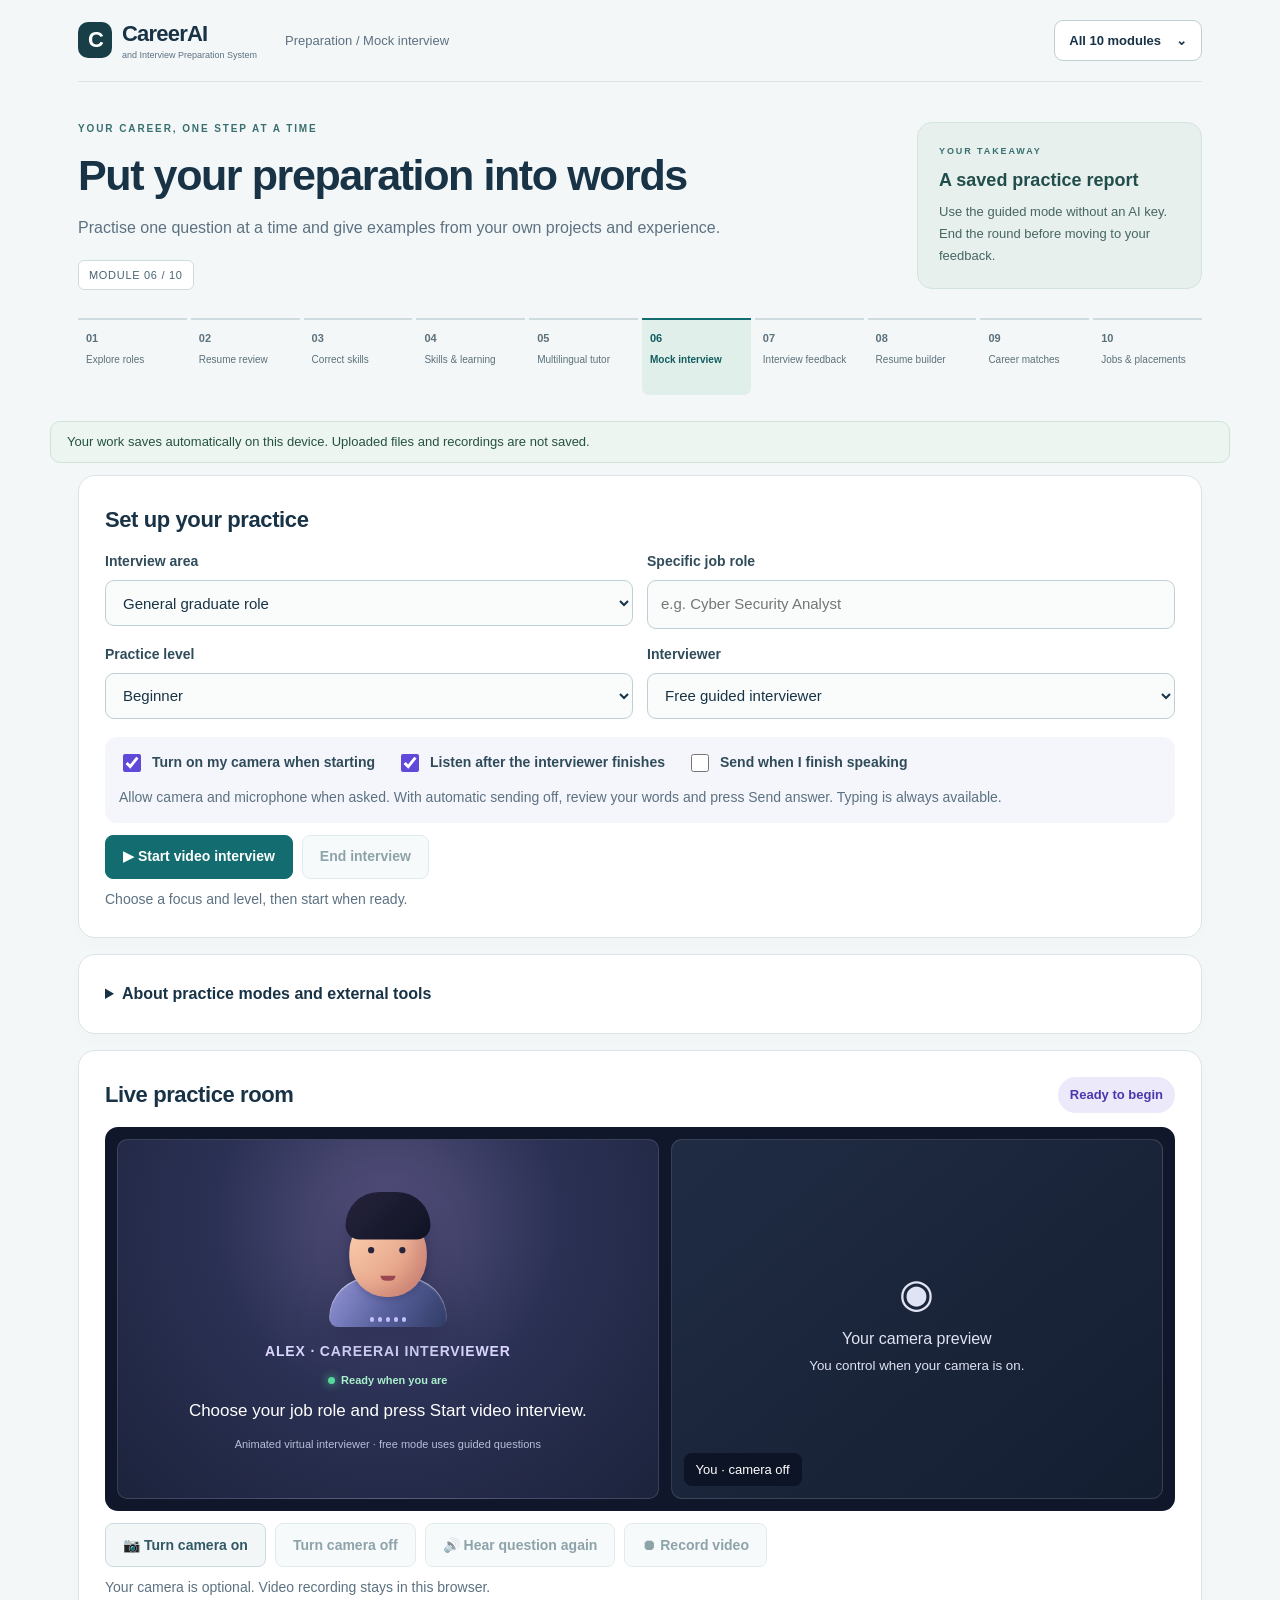
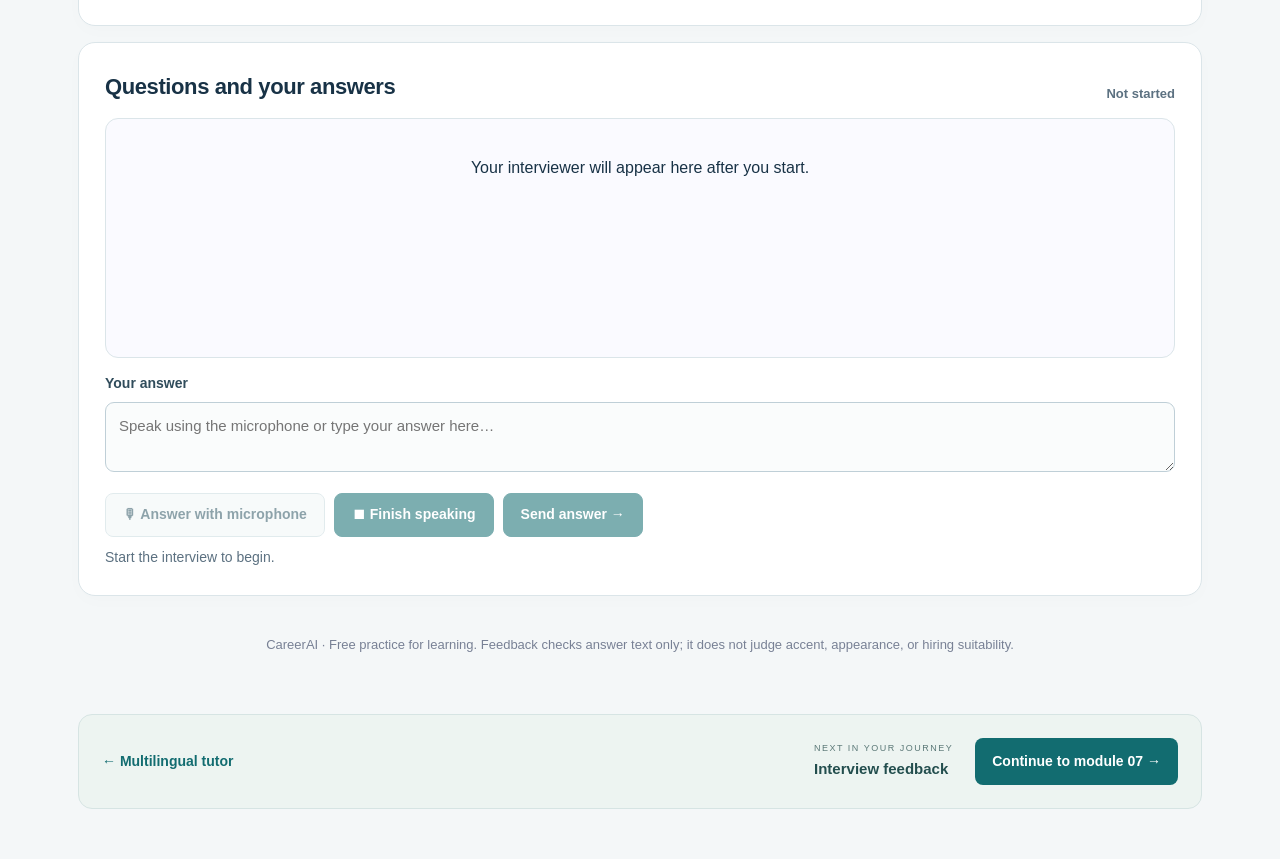
<file: interview_practice.html>
<!doctype html>
<html lang="en">
<head>
<meta name="careerai-api-base" content="https://careerai-project-vca7.onrender.com">
<meta charset="utf-8">
<meta name="viewport" content="width=device-width,initial-scale=1">
<meta name="theme-color" content="#171d34">
<title>Mock Interview Practice | CareerAI</title>
<style>
:root{--ink:#20243a;--muted:#687087;--line:#e5e8f0;--accent:#6048d8;--purple:#f0edff;--surface:#fff;--bg:#f5f6fb;--green:#16885f;--gold:#a86405}*{box-sizing:border-box}body{margin:0;background:var(--bg);color:var(--ink);font:16px/1.55 Inter,Segoe UI,Arial,sans-serif}button,select,textarea{font:inherit}.hero{padding:30px 22px 34px;color:#fff;background:linear-gradient(115deg,#171d34,#25214e 58%,#403078)}.hero-inner,.main{width:min(1100px,100% - 32px);margin:auto}.back{display:inline-block;margin-bottom:18px;color:#e7e2ff;text-decoration:none;font-size:14px;font-weight:700}.kicker{text-transform:uppercase;letter-spacing:.14em;color:#c9c5ff;font-size:12px;font-weight:800}.hero h1{margin:10px 0 8px;font-size:clamp(30px,5vw,42px);letter-spacing:-.04em}.hero p{max-width:780px;margin:0;color:#d6d9e8;line-height:1.65}.free-badge{display:inline-flex;align-items:center;gap:7px;margin-top:15px;padding:6px 11px;border:1px solid #ffffff35;border-radius:999px;background:#ffffff12;color:#fff;font-size:12px;font-weight:800}.main{padding:22px 0 42px}.card{margin-bottom:16px;padding:22px;border:1px solid var(--line);border-radius:17px;background:var(--surface);box-shadow:0 5px 20px #222b4408}.card h2{margin:0 0 12px;font-size:20px;letter-spacing:-.02em}.hint,.status{color:var(--muted);font-size:14px;line-height:1.55}.grid{display:grid;grid-template-columns:1fr 1fr;gap:14px}.field label{display:block;margin-bottom:7px;font-weight:700;font-size:14px}.field select,.answer{width:100%;padding:12px;border:1px solid #d7dbe7;border-radius:10px;background:#fbfcff;color:var(--ink);font:inherit}.answer{min-height:112px;resize:vertical;line-height:1.55}.field select:focus,.answer:focus,button:focus-visible,a:focus-visible{outline:3px solid #6048d826;border-color:var(--accent)}.buttons{display:flex;flex-wrap:wrap;gap:9px;margin-top:12px}button,.button-link{display:inline-flex;align-items:center;justify-content:center;gap:7px;border:0;border-radius:10px;padding:11px 15px;background:var(--accent);color:#fff;font-weight:750;text-decoration:none;cursor:pointer;box-shadow:0 2px 6px #6048d82c}button:hover,.button-link:hover{background:#5038c5}button.secondary{background:#eef0f6;color:#34405a;box-shadow:none}button.secondary:hover{background:#e3e6ef}button.danger{background:#a83e59}button:disabled{opacity:.55;cursor:not-allowed}.status{min-height:22px;margin:10px 0 0}.notice{padding:12px 14px;border-radius:10px;background:#f3f5fa;color:#566078;font-size:13px;line-height:1.6}.notice strong{color:#303750}.layout{display:grid;grid-template-columns:minmax(0,1.25fr) minmax(280px,.75fr);gap:16px}.conversation{height:440px;overflow-y:auto;padding:16px;border:1px solid var(--line);border-radius:13px;background:#fafaff;display:flex;flex-direction:column;gap:12px}.bubble{max-width:91%;padding:12px 15px;border-radius:15px;white-space:pre-line;overflow-wrap:anywhere}.bubble.ai{align-self:flex-start;background:#efedfb;border-bottom-left-radius:4px}.bubble.user{align-self:flex-end;background:#6048d8;color:#fff;border-bottom-right-radius:4px}.speaker{display:block;margin-bottom:4px;font-size:11px;font-weight:800;letter-spacing:.07em;text-transform:uppercase;opacity:.72}.progress{font-size:13px;color:var(--muted);font-weight:700}.camera-wrap{display:grid;place-items:center;min-height:210px;overflow:hidden;border-radius:13px;background:#161b2d;color:#dfe3f3}video{display:block;width:100%;max-height:320px;object-fit:cover;transform:scaleX(-1)}.camera-empty{padding:20px;text-align:center}.video-link{display:none}.report{display:none}.report-grid{display:grid;grid-template-columns:repeat(3,1fr);gap:10px}.report-item{padding:12px;border:1px solid var(--line);border-radius:11px;background:#fbfcff}.report-item strong{display:block;color:var(--accent);font-size:20px}.report-item span{font-size:12px;color:var(--muted)}.feedback{margin-top:8px;color:#45506a;font-size:14px}.small-note{font-size:12px;color:var(--muted)}footer{text-align:center;padding:10px 16px 24px;color:#788195;font-size:13px}@media(max-width:800px){.layout{grid-template-columns:1fr}.conversation{height:360px}}@media(max-width:560px){.grid,.report-grid{grid-template-columns:1fr}.card{padding:17px}.hero{padding-top:24px}.bubble{max-width:98%}}
/* Side-by-side user camera and animated interviewer */
.camera-wrap{display:grid;place-items:center;min-height:230px;padding:8px;overflow:hidden;border-radius:13px;background:#161b2d;color:#dfe3f3}
.camera-stage{display:grid;grid-template-columns:minmax(0,1fr) minmax(0,1fr);gap:8px;width:100%;align-items:stretch}
.camera-wrap video[hidden],.interviewer-avatar[hidden]{display:none}
.camera-wrap video{width:100%;height:230px;max-height:none;object-fit:cover;border-radius:10px;background:#0c1020}
.interviewer-avatar{min-height:230px;display:flex;flex-direction:column;align-items:center;justify-content:center;gap:10px;padding:14px;border:1px solid #ffffff20;border-radius:10px;background:radial-gradient(circle at 50% 20%,#4f477c,#252744 68%,#1a1d32);text-align:center}
.avatar-figure{position:relative;width:100px;height:112px;display:grid;place-items:start center}
.avatar-hair{position:absolute;top:4px;width:68px;height:38px;border-radius:38px 38px 16px 16px;background:linear-gradient(135deg,#25233c,#101324);z-index:2}
.avatar-face{position:absolute;top:22px;width:62px;height:66px;border-radius:46% 46% 48% 48%;background:linear-gradient(135deg,#ffd5b4,#d98c74);box-shadow:inset -7px -5px 12px #9d536340;z-index:1}
.avatar-eye{position:absolute;top:26px;left:15px;width:5px;height:5px;border-radius:50%;background:#27243b;box-shadow:25px 0 #27243b}
.avatar-mouth{position:absolute;bottom:13px;left:25px;width:12px;height:4px;border-radius:0 0 12px 12px;background:#9b4751;transition:height .08s}
.avatar-body{position:absolute;bottom:0;width:94px;height:40px;border-radius:46px 46px 10px 10px;background:linear-gradient(120deg,#6d60d8,#39315e)}
.interviewer-avatar.speaking .avatar-mouth{height:10px}
.avatar-title{font-size:12px;font-weight:800;letter-spacing:.06em;text-transform:uppercase;color:#d9d5ff}
.avatar-question{max-height:52px;overflow:auto;font-size:12px;line-height:1.4;color:#fff}
.avatar-live{display:inline-flex;align-items:center;gap:6px;color:#a9f0cb;font-size:11px;font-weight:700}
.avatar-live:before{content:"";width:7px;height:7px;border-radius:50%;background:#55d99a;box-shadow:0 0 10px #55d99a}
@media(max-width:560px){.camera-stage{grid-template-columns:1fr}.camera-wrap video,.interviewer-avatar{height:210px;min-height:210px}}
</style>
<style>
button,a,input,select,textarea{touch-action:manipulation}input,select,textarea{font-size:16px}button{min-height:44px}a:focus-visible,button:focus-visible,input:focus-visible,select:focus-visible,textarea:focus-visible{outline:3px solid #8c78ed;outline-offset:3px}img,video{max-width:100%}body{overflow-wrap:break-word}@media(max-width:600px){input,select,textarea{max-width:100%}.module-modal{padding:0!important}.module-shell{width:100%!important;height:100dvh!important;max-height:none!important;border-radius:0!important}.module-frame{min-height:0}button{white-space:normal}}@media print{.career-progress{display:none!important}}
</style><script>
window.CareerAI={read:function(k,d){try{return JSON.parse(localStorage.getItem(k))||d}catch(e){return d}},write:function(k,v){try{localStorage.setItem(k,JSON.stringify(v));return true}catch(e){return false}},role:function(){return this.read('careerAIProfile',{}).role||this.read('careerAIResumeAnalysis',{}).job_role||''},setRole:function(role){if(!role.trim())return;var p=this.read('careerAIProfile',{});p.role=role.trim();p.updatedAt=new Date().toISOString();this.write('careerAIProfile',p)}};
</script>
<style>
[hidden]{display:none!important}.layout{display:block}.main,.hero-inner{width:min(1180px,calc(100% - 32px))}.room-options{display:flex;gap:12px 22px;flex-wrap:wrap;margin-top:18px;padding:14px;background:#f5f6fb;border-radius:12px}.room-options label{display:flex;gap:8px;align-items:center;font-size:14px}.room-options input{width:18px;height:18px;accent-color:#6048d8}.room-options p{margin:0;flex-basis:100%}.advanced>summary{font-weight:700;cursor:pointer}.advanced .notice{margin-top:16px}.advanced .card{box-shadow:none;margin:12px 0 0}.room-heading{display:flex;justify-content:space-between;align-items:center;gap:12px;flex-wrap:wrap;margin-bottom:14px}.room-heading h2{margin:0}.room-phase{padding:7px 12px;border-radius:30px;background:#ece9fb;color:#4c38ad;font-size:13px;font-weight:700}.camera-wrap{padding:12px;background:#11172a}.camera-stage{grid-template-columns:1.1fr 1fr;gap:12px}.interviewer-avatar{min-height:360px;gap:8px;position:relative;overflow:hidden;background:radial-gradient(ellipse at 50% 22%,#57527f 0%,#2b3154 45%,#1c233c 100%)}.avatar-scene{height:150px;display:grid;place-items:center;position:relative;width:100%}.avatar-figure{transform:scale(1.25);filter:drop-shadow(0 10px 14px #080b2444)}.avatar-body{background:linear-gradient(120deg,#9496d9,#555e99 55%,#303c65);box-shadow:inset 0 1px 1px #fff8}.avatar-face{box-shadow:inset -9px -5px 12px #9d536340,0 2px 6px #080b2433}.avatar-eye{animation:blink 6s infinite}.speaking .avatar-mouth{animation:talk .22s infinite alternate}.avatar-title{font-size:14px}.avatar-question{max-height:none;overflow:visible;font-size:17px;line-height:1.55;max-width:550px;padding:0 10px}.avatar-disclosure{font-size:11px;color:#b6bed9;margin:3px}.candidate-tile{position:relative;min-height:360px;background:linear-gradient(140deg,#202c44,#141e31);border:1px solid #ffffff20;border-radius:11px;overflow:hidden;display:grid;place-items:center}.candidate-tile video{position:absolute;inset:0;width:100%;height:100%;max-height:none;object-fit:cover}.candidate-label{position:absolute;bottom:12px;left:12px;padding:6px 12px;border-radius:8px;background:#0a1020c9;color:#fff;font-size:13px}.candidate-tile.listening{outline:3px solid #4cdda5;outline-offset:-3px}.voice-wave{position:absolute;bottom:2px;display:flex;gap:4px;align-items:center;height:22px}.voice-wave i{width:4px;height:5px;background:#c3c0ff;border-radius:3px}.speaking .voice-wave i{animation:wave .6s infinite alternate}.voice-wave i:nth-child(2){animation-delay:.15s}.voice-wave i:nth-child(3){animation-delay:.3s}.voice-wave i:nth-child(4){animation-delay:.1s}.conversation{height:240px}.layout{grid-template-columns:minmax(0,1.5fr) minmax(240px,.5fr)}.layout aside:has(.report[style*="display: none"]){display:none}@keyframes wave{to{height:22px}}@keyframes talk{to{height:4px}}@keyframes blink{0%,44%,48%,100%{transform:scaleY(1)}46%{transform:scaleY(.1)}}@media(max-width:800px){.layout{grid-template-columns:1fr}}@media(max-width:600px){.camera-stage{grid-template-columns:1fr}.interviewer-avatar{min-height:330px}.candidate-tile{min-height:200px}.candidate-tile video{height:100%;min-height:0}.avatar-question{font-size:16px}.room-options{display:grid}.avatar-disclosure{font-size:10px}}@media(prefers-reduced-motion:reduce){.avatar-eye,.speaking .avatar-mouth,.speaking .voice-wave i{animation:none}}
</style>
<script src="./career-api.js"></script>
<link rel="stylesheet" href="./career-ui.css">
<script src="./career-journey.js" defer></script>
</head>
<body>
<header class="hero"><div class="hero-inner">
  <a class="back" href="./dashboard.html">← Back to CareerAI dashboard</a>
  <div class="kicker">CareerAI · Practice room</div>
  <h1>Your interview room</h1>
  <p>Meet your virtual interviewer, hear a question, and answer in your own words. Choose the role you want to practise below.</p>
  <span class="free-badge">✓ Free practice · Optional AI interviewer</span>
</div></header>
<main class="main">
  <section class="card" aria-labelledby="setupHeading">
    <h2 id="setupHeading">Set up your practice</h2>
    <div class="grid">
      <div class="field"><label for="roleSelect">Interview area</label><select id="roleSelect"><option value="general">General graduate role</option><option value="it">Software / IT</option><option value="security">Cyber security</option><option value="data">Data / business analysis</option><option value="marketing">Marketing / sales</option><option value="customer">Customer support</option><option value="workplace">Workplace communication</option></select></div>
      <div class="field"><label for="jobRole">Specific job role</label><input id="jobRole" maxlength="100" placeholder="e.g. Cyber Security Analyst" style="width:100%;padding:12px;border:1px solid #d7dbe7;border-radius:10px;background:#fbfcff;color:var(--ink);font:inherit"></div>
      <div class="field"><label for="levelSelect">Practice level</label><select id="levelSelect"><option value="beginner">Beginner</option><option value="intermediate">Intermediate</option></select></div>
      <div class="field"><label for="interviewerMode">Interviewer</label><select id="interviewerMode"><option value="free">Free guided interviewer</option><option value="openai">AI interviewer (OpenAI API)</option></select></div>
    </div>
    <div class="room-options"><label><input type="checkbox" id="useCamera" checked> Turn on my camera when starting</label><label><input type="checkbox" id="autoListen" checked> Listen after the interviewer finishes</label><label><input type="checkbox" id="autoSend"> Send when I finish speaking</label><p class="hint">Allow camera and microphone when asked. With automatic sending off, review your words and press Send answer. Typing is always available.</p></div><div class="buttons"><button id="startButton" type="button">▶ Start video interview</button><button id="endButton" class="secondary" type="button" disabled>End interview</button><button id="restartButton" class="secondary" type="button" hidden>Start a new practice</button></div>
    <p id="setupStatus" class="status" aria-live="polite">Choose a focus and level, then start when ready.</p>
  </section>
  <details class="card advanced"><summary>About practice modes and external tools</summary>  <div class="notice" style="margin-bottom:16px"><strong>Choose your practice mode:</strong> Free guided practice uses built-in questions and answer-pattern tips, with no API or payment. AI interviewer mode sends your interview answers to OpenAI and needs an API key with prepaid API billing. Each AI practice is limited to 10 answers. It is not active until you select that mode and press Start. Ask your teacher before setting up billing. Typing, microphone recognition, and voice playback depend on your browser.</div>
  <section class="card" aria-labelledby="chatgptHeading">
    <h2 id="chatgptHeading">Want more natural ChatGPT replies?</h2>
    <p class="hint">Use your own ChatGPT account in a separate tab. CareerAI will not send your answers to ChatGPT automatically.</p>
    <div class="buttons"><button id="copyChatGPTPrompt" class="secondary" type="button">📋 Copy interview prompt</button><a class="button-link" href="https://chatgpt.com/" target="_blank" rel="noopener noreferrer">Open ChatGPT ↗</a></div>
    <p id="chatGPTStatus" class="status" aria-live="polite">First copy the prompt, then open ChatGPT and paste it into a new chat.</p>
  </section>
</details>
      <section class="card" aria-labelledby="cameraHeading">
        <div class="room-heading"><h2 id="cameraHeading">Live practice room</h2><span id="roomPhase" class="room-phase" role="status">Ready to begin</span></div>
        <div class="camera-wrap"><div class="camera-stage">
<div id="interviewerAvatar" class="interviewer-avatar"><div class="avatar-scene"><div class="avatar-figure" aria-hidden="true"><div class="avatar-hair"></div><div class="avatar-face"><span class="avatar-eye"></span><span class="avatar-mouth"></span></div><div class="avatar-body"></div></div><div class="voice-wave" aria-hidden="true"><i></i><i></i><i></i><i></i><i></i></div></div><div class="avatar-title">Alex · CareerAI interviewer</div><div id="avatarLive" class="avatar-live">Ready when you are</div><div id="avatarQuestion" class="avatar-question">Choose your job role and press Start video interview.</div><p class="avatar-disclosure">Animated virtual interviewer · free mode uses guided questions</p></div>
<div class="candidate-tile"><video id="cameraPreview" autoplay muted playsinline hidden></video><div id="cameraEmpty" class="camera-empty"><span style="font-size:40px" aria-hidden="true">◉</span><br>Your camera preview<br><small>You control when your camera is on.</small></div><span class="candidate-label">You <span id="candidateState">· camera off</span></span></div>
</div></div>
        <div class="buttons"><button id="cameraButton" class="secondary" type="button">📷 Turn camera on</button><button id="stopCameraButton" class="secondary" type="button" disabled>Turn camera off</button><button id="repeatQuestion" class="secondary" type="button" disabled>🔊 Hear question again</button><button id="videoButton" class="secondary" type="button" disabled>⏺ Record video</button><a id="videoDownload" class="button-link video-link" download="careerai-mock-interview.webm">⬇ Download video</a></div>
        <p id="mediaStatus" class="status">Your camera is optional. Video recording stays in this browser.</p>
      </section>
  <div class="layout">
    <section class="card" aria-labelledby="conversationHeading">
      <div style="display:flex;justify-content:space-between;gap:12px;align-items:center;flex-wrap:wrap"><h2 id="conversationHeading">Questions and your answers</h2><span id="turnStatus" class="progress">Not started</span></div>
      <div id="conversation" class="conversation" role="log" aria-live="polite" aria-label="Interview conversation"><div class="camera-empty">Your interviewer will appear here after you start.</div></div>
      <div class="field" style="margin-top:14px"><label for="answerText">Your answer</label><textarea id="answerText" class="answer" placeholder="Speak using the microphone or type your answer here…" disabled></textarea></div>
      <div class="buttons"><button id="recordButton" class="secondary" type="button" disabled>🎙 Answer with microphone</button><button id="stopRecordButton" class="danger" type="button" disabled>⏹ Finish speaking</button><button id="sendButton" type="button" disabled>Send answer →</button></div>
      <p id="answerStatus" class="status" aria-live="polite">Start the interview to begin.</p>
    </section>
    <aside>

      <section id="report" class="card report" aria-labelledby="reportHeading">
        <h2 id="reportHeading">Practice summary</h2><p id="reportIntro" class="hint"></p>
        <div class="report-grid"><div class="report-item"><strong id="reportScore">—</strong><span>Answer structure</span></div><div class="report-item"><strong id="reportExamples">—</strong><span>Specific examples</span></div><div class="report-item"><strong id="reportResults">—</strong><span>Results mentioned</span></div></div>
        <p id="reportAdvice" class="feedback"></p>
      </section>
    </aside>
  </div>
</main>
<footer>CareerAI · Free practice for learning. Feedback checks answer text only; it does not judge accent, appearance, or hiring suitability.</footer>
<script>
"use strict";
const questionSets={
  general:[
    {q:"Tell me about yourself and the kind of role you are looking for.",story:false},
    {q:"What is one strength you would bring to this role? Give a real example.",story:true},
    {q:"Tell me about a challenge you faced in college, training, or a project. What did you do?",story:true},
    {q:"Why are you interested in this role, and what would you like to learn?",story:false}
  ],
  it:[
    {q:"Tell me about a software or IT project you worked on. What did you build?",story:true},
    {q:"Describe a technical problem or bug you had to solve. How did you approach it?",story:true},
    {q:"How do you learn a new technology when a project requires it? Give an example.",story:true},
    {q:"How would you explain a technical issue to a teammate who is new to the project?",story:false}
  ],
  customer:[
    {q:"A customer is upset because their issue has not been solved. What would you say and do?",story:false},
    {q:"Tell me about a time you helped someone solve a problem.",story:true},
    {q:"If several customers need help at once, how would you decide what to handle first?",story:false},
    {q:"What would you do if you did not know the answer to a customer's question?",story:false}
  ],
  workplace:[
    {q:"A manager gives you an unclear task. How would you ask for clarification professionally?",story:false},
    {q:"Tell me about a time you worked with someone who had a different opinion.",story:true},
    {q:"You notice that you may miss a deadline. What would you tell your team?",story:false},
    {q:"How do you respond when a colleague gives you feedback? Give an example.",story:true}
  ],
  security:[
    {q:"How would you investigate a suspicious login alert for this role?",story:false},
    {q:"Tell me about a security, networking, or Linux concept you have studied or used.",story:true},
    {q:"What steps would you take before reporting a possible security incident?",story:false},
    {q:"How do you keep your security knowledge current while working responsibly?",story:false}
  ],
  data:[
    {q:"How would you check a dataset for missing or inconsistent values?",story:false},
    {q:"Tell me about a project where you used data to answer a question.",story:true},
    {q:"How would you explain an important finding to someone who does not work with data?",story:false},
    {q:"What would you do if two reports showed different results?",story:false}
  ],
  marketing:[
    {q:"How would you learn about the audience for a new campaign?",story:false},
    {q:"Tell me about a time you created or promoted something for an audience.",story:true},
    {q:"Which measures would help you understand whether a campaign worked?",story:false},
    {q:"How would you adjust a campaign if early results were below expectations?",story:false}
  ]
};
const $=id=>document.getElementById(id);
let questions=[],mainIndex=0,followUpPending=false,active=false,answers=[],recognition=null,cameraStream=null,videoRecorder=null,videoChunks=[],videoUrl="",videoMicStream=null,aiMode=false,aiSessionId="",aiTurnCount=0;

let speechTurn=0,lastSpokenQuestion='',voiceListening=false,pendingVoiceSubmit=false;
function setSetupLocked(locked){['jobRole','roleSelect','levelSelect','interviewerMode'].forEach(id=>$(id).disabled=locked)}
function stopVoiceCapture(submit){pendingVoiceSubmit=submit;if(!recognition)return;const old=recognition;if(submit){try{old.stop()}catch(_){}}else{recognition=null;voiceListening=false;try{old.abort()}catch(_){}$("recordButton").disabled=!active;$("stopRecordButton").disabled=true;document.querySelector('.candidate-tile').classList.remove('listening');}}
function stopCamera(){if(videoRecorder&&videoRecorder.state!=='inactive')videoRecorder.stop();if(cameraStream)cameraStream.getTracks().forEach(t=>t.stop());cameraStream=null;$("cameraPreview").srcObject=null;$("cameraPreview").hidden=true;$("cameraEmpty").hidden=false;$("cameraButton").disabled=false;$("stopCameraButton").disabled=true;$("videoButton").disabled=true;$("candidateState").textContent='· camera off';$("mediaStatus").textContent='Camera is off. You can keep practising.';}
$('stopCameraButton').onclick=stopCamera;
$('repeatQuestion').onclick=()=>{if(lastSpokenQuestion)speak(lastSpokenQuestion)};
$('autoListen').onchange=()=>{if(!$('autoListen').checked)stopVoiceCapture(false)};

function addMessage(speaker,text){const empty=$("conversation").querySelector(".camera-empty");if(empty)empty.remove();const bubble=document.createElement("div");bubble.className="bubble "+(speaker==="You"?"user":"ai");const label=document.createElement("span");label.className="speaker";label.textContent=speaker;const message=document.createElement("span");message.textContent=text;bubble.append(label,message);$("conversation").appendChild(bubble);$("conversation").scrollTop=$("conversation").scrollHeight;}
function speak(text){
 const token=++speechTurn;lastSpokenQuestion=text;$("avatarQuestion").textContent=text;$("repeatQuestion").disabled=false;$("cameraHeading").scrollIntoView({behavior:"smooth",block:"start"});
 stopVoiceCapture(false);if(window.speechSynthesis)window.speechSynthesis.cancel();
 const done=()=>{if(token!==speechTurn)return;$("interviewerAvatar").classList.remove("speaking");$("avatarLive").textContent=active?"Your turn":"Round complete";$("roomPhase").textContent=active?"Your turn":"Round complete";if(active&&$("autoListen").checked)startListening();};
 if(!window.speechSynthesis){$("answerStatus").textContent="Voice playback is unavailable. Read the question above, then speak or type your answer.";done();return;}
 const utterance=new SpeechSynthesisUtterance(text);utterance.lang="en-IN";utterance.rate=.94;
 utterance.onstart=()=>{if(token!==speechTurn)return;$("interviewerAvatar").classList.add("speaking");$("avatarLive").textContent="Asking your question";$("roomPhase").textContent="Interviewer speaking";};
 utterance.onend=done;utterance.onerror=event=>{if(token!==speechTurn||event.error==="canceled"||event.error==="interrupted")return;$("answerStatus").textContent="Sound could not play. Use Hear question again, or read the question and answer.";done();};
 window.speechSynthesis.speak(utterance);
}
function setTurnStatus(text){$("turnStatus").textContent=text;}
function selectedJobRole(){return $("jobRole").value.trim()||$("roleSelect").selectedOptions[0].textContent;}
function selectedQuestionGroup(){const role=selectedJobRole().toLowerCase();if(/cyber|security|soc analyst|penetration|network/.test(role))return"security";if(/data|business analyst|finance analyst/.test(role))return"data";if(/market|sales|content|social media/.test(role))return"marketing";if(/customer|support|service desk/.test(role))return"customer";if(/workplace|human resources|\bhr\b|recruit/.test(role))return"workplace";if(/software|developer|programmer|engineer|web|android|python|java|cloud|devops|\bit\b/.test(role))return"it";return $("roleSelect").value;}
function beginInterview(opener){document.getElementById("resumeSavedInterview")?.remove();setSetupLocked(true);CareerAI.setRole(selectedJobRole());mainIndex=0;followUpPending=false;answers=[];aiTurnCount=0;active=true;$("conversation").innerHTML="";$("report").style.display="none";$("answerText").disabled=false;$("sendButton").disabled=false;$("recordButton").disabled=!recognitionAvailable();$("endButton").disabled=false;$("startButton").disabled=true;$("restartButton").hidden=true;$("setupStatus").textContent="Your practice is ready. Answer in your own words.";$("answerStatus").textContent="Your turn. You can type or use your microphone.";setTurnStatus(aiMode?"AI interview":"Question 1 of "+questions.length);addMessage("Interviewer",opener);speak(opener);$("answerText").focus({preventScroll:true});}
async function startInterview(){if(active)return;$("startButton").disabled=true;if($("useCamera").checked&&!cameraStream)await startCamera(false);aiMode=$("interviewerMode").value==="openai";const role=selectedJobRole();questions=aiMode?[]:(questionSets[selectedQuestionGroup()]||questionSets.general).slice();if(!aiMode){questions.unshift({q:"What interests you in this career area ("+role+"), and what have you done to prepare?",story:false});}if(!aiMode&&$("levelSelect").value==="intermediate")questions=questions.slice().reverse();$("startButton").disabled=true;$("setupStatus").textContent=aiMode?"Connecting to the AI interviewer…":"Starting your free practice…";if(!aiMode){beginInterview("Hello! Your practice interview will focus on "+role+". "+questions[0].q);return;}try{const result=await requestAI({mode:"start",role,level:$("levelSelect").selectedOptions[0].textContent});aiSessionId=result.interaction_id;beginInterview(result.reply);}catch(error){$("setupStatus").textContent=error.message;$("answerStatus").textContent="Your free guided practice is still available. Ask your teacher before setting up paid API access.";$("startButton").disabled=false;}}
async function requestAI(payload){let response;try{response=await fetch(CareerAIAPI.url("/api/openai-interview"),{method:"POST",headers:{"Content-Type":"application/json"},body:JSON.stringify(payload)});}catch(_){throw new Error("CareerAI's backend is not reachable. Start app.py in the project, then try again.");}const data=await response.json().catch(()=>({}));if(!response.ok||!data.success)throw new Error(data.error||"The AI interviewer could not reply. Check the backend and API setup.");return data;}
function wordCount(text){return(text.trim().match(/[\p{L}\p{N}']+/gu)||[]).length;}
function inspectAnswer(text){const words=wordCount(text);const example=/\b(for example|for instance|when i|during|in my|once i|at my|project|internship|college|customer)\b/i.test(text);const action=/\b(i (built|created|designed|organized|organised|helped|solved|led|learned|learnt|asked|checked|planned|explained|worked|improved|used|tested|prepared|listened|communicated|decided|followed))\b/i.test(text);const result=/\b(result|improved|increased|reduced|saved|completed|delivered|learned|learnt|achieved|resolved|helped|so that|which meant|because of)\b|\b\d+(?:\.\d+)?%?\b/i.test(text);let score=4+(words>=18?2:0)+(example?1:0)+(action?1:0)+(result?2:0);score=Math.min(10,score);const tips=[];if(words<18)tips.push("Add one or two sentences so the interviewer understands your answer.");if(!example)tips.push("Include one specific example from a project, class, or work situation.");if(!action)tips.push("Explain the steps you personally took.");if(!result)tips.push("Finish with the result or what you learned.");if(!tips.length)tips.push("Strong detail. Keep your answer focused and make the result easy to remember.");return{words,example,action,result,score,tips};}
function chooseFollowUp(question,review,text=""){const role=selectedJobRole();if(/don.t know|not sure|no idea/i.test(text))return "Let’s break it down. For "+role+", describe one relevant thing you have learned or tried. What did you do?";const tools=text.match(/\b(Python|SQL|JavaScript|Linux|Excel|HTML|CSS|Java|Wireshark|Power BI)\b/i);if(tools&&!review.example)return "You mentioned "+tools[0]+". Tell me about one task where you used it and what you personally contributed.";if(review.words<18)return"Could you add one specific example or detail to make that answer clearer?";if(question.story&&!review.result)return"What happened in the end, and what did you learn from it?";if(question.story&&!review.action)return"What steps did you personally take in that situation?";return"";}
function feedbackLine(review){const size=review.words<18?"That was a brief answer.":review.words<45?"That was a clear, focused answer.":"You gave a detailed answer.";return size+" Practice tip: "+review.tips[0];}
function sendAnswer(){stopVoiceCapture(false);const text=$("answerText").value.trim();if(!active)return;if(!text){$("answerStatus").textContent="Type an answer or use the microphone first.";$("answerText").focus({preventScroll:true});return;}if(aiMode){sendAIAnswer(text);return;}const current=questions[mainIndex];addMessage("You",text);$("answerText").value="";const review=inspectAnswer(text);answers.push({question:followUpPending?$("avatarQuestion").textContent:current.q,text,review});const feedback=feedbackLine(review);let nextText="";if(!followUpPending){const followUp=chooseFollowUp(current,review,text);if(followUp){followUpPending=true;nextText=feedback+"\n\n"+followUp;}else{mainIndex++;nextText=feedback+nextMainQuestion();}}else{followUpPending=false;mainIndex++;nextText=feedback+nextMainQuestion();}addMessage("Interviewer",nextText);speak(nextText);$("answerStatus").textContent=active?"The interviewer replied. Take your time for the next answer.":"Practice complete. See your summary on the right.";if(active){setTurnStatus("Question "+(mainIndex+1)+" of "+questions.length+(followUpPending?" · follow-up":""));$("answerText").focus({preventScroll:true});}}
async function sendAIAnswer(text){$("sendButton").disabled=true;$("answerStatus").textContent="The AI interviewer is preparing a reply…";try{const result=await requestAI({mode:"answer",answer:text,interaction_id:aiSessionId});addMessage("You",text);$("answerText").value="";answers.push({question:"AI interview",text,review:inspectAnswer(text)});addMessage("Interviewer",result.reply);speak(result.reply);aiTurnCount++;setTurnStatus("AI interview · answer "+aiTurnCount);$("answerStatus").textContent="The interviewer replied. Answer when you’re ready.";if(aiTurnCount>=10){endInterview();$("answerStatus").textContent="This AI practice reached its 10-answer limit. Start a new round whenever you’re ready.";return;}$("answerText").focus({preventScroll:true});}catch(error){$("answerStatus").textContent=error.message+" Your answer is still in the box.";}finally{$("sendButton").disabled=!active;}}
function nextMainQuestion(){if(mainIndex>=questions.length){finishInterview();return"\n\nThat completes the practice round. I’ve prepared a summary from your answer patterns.";}return"\n\nThank you. Next question: "+questions[mainIndex].q;}
function finishInterview(){active=false;setSetupLocked(false);stopVoiceCapture(false);$("answerText").disabled=true;$("sendButton").disabled=true;$("recordButton").disabled=true;$("stopRecordButton").disabled=true;$("endButton").disabled=true;$("startButton").disabled=true;$("restartButton").hidden=false;$("setupStatus").textContent="Practice complete. You can start another round any time.";setTurnStatus("Complete");showReport();}
function showReport(){
 const count=answers.length||1;
 const avg=answers.reduce((sum,item)=>sum+item.review.score,0)/count;
 const examples=answers.filter(item=>item.review.example).length;
 const results=answers.filter(item=>item.review.result).length;
 let advice="Keep practising with a clear structure: situation, what you did, and the result.";
 if(examples<Math.ceil(answers.length/2))advice="Next time, include a real example in more answers. Use a college, project, or customer situation.";
 else if(results<Math.ceil(answers.length/2))advice="Next time, explain the outcome: what changed, improved, or what you learned.";
 const intro=aiMode?"Interview replies came from OpenAI. This optional summary checks answer text patterns only.":"This coaching summary checks answer text only. It does not use a generative AI model.";
 $("reportScore").textContent=avg.toFixed(1)+"/10";
 $("reportExamples").textContent=examples+"/"+answers.length;
 $("reportResults").textContent=results+"/"+answers.length;
 $("reportAdvice").textContent=advice;
 $("reportIntro").textContent=intro;
 $("report").style.display="block";
 const savedReport={savedAt:new Date().toISOString(),role:selectedJobRole(),level:$("levelSelect").selectedOptions[0].textContent,mode:aiMode?"AI interviewer":"Free guided interviewer",averageScore:Number(avg.toFixed(1)),exampleCount:examples,resultCount:results,totalAnswers:answers.length,advice,intro,answers:answers.map(item=>({question:item.question,text:item.text,words:item.review.words,example:item.review.example,action:item.review.action,result:item.review.result,score:item.review.score,tips:item.review.tips}))};
 try{localStorage.setItem("careerAIInterviewReport",JSON.stringify(savedReport));$("answerStatus").textContent="Your latest interview report is saved in this browser. Open Interview Performance Analysis on the dashboard to review it.";}catch(error){console.warn("Could not save the interview report in this browser.",error);}
}
function endInterview(){if(!active)return;active=false;++speechTurn;if(window.speechSynthesis)window.speechSynthesis.cancel();$("interviewerAvatar").classList.remove("speaking");$("avatarLive").textContent="Round ended";$("roomPhase").textContent="Round ended";setSetupLocked(false);stopVoiceCapture(false);if(recognition&&recognition.stop){try{recognition.stop();}catch(_){}}$("answerText").disabled=true;$("sendButton").disabled=true;$("recordButton").disabled=true;$("stopRecordButton").disabled=true;$("endButton").disabled=true;$("startButton").disabled=false;$("restartButton").hidden=false;$("setupStatus").textContent="Practice ended. Start a new round whenever you’re ready.";$("answerStatus").textContent="Your latest interview report is saved in this browser. Review or clear it from Interview Performance Analysis.";setTurnStatus("Ended");if(answers.length)showReport();}
function recognitionAvailable(){return"SpeechRecognition"in window||"webkitSpeechRecognition"in window;}
async function copyChatGPTPrompt(){const role=selectedJobRole();const level=$("levelSelect").selectedOptions[0].textContent;const prompt="Act as my friendly, professional mock interviewer. Interview focus: "+role+". Difficulty: "+level+". Ask one question at a time and wait for my answer. Adapt follow-up questions to what I say. After each answer, give brief, kind feedback on clarity, structure, specific examples, and results. Help me improve without being harsh. Do not give a sample answer unless I ask. If I get stuck, give me a small hint. Begin by greeting me and asking the first interview question.";try{await navigator.clipboard.writeText(prompt);$("chatGPTStatus").textContent="Prompt copied. Open ChatGPT, start a new chat, and paste it.";}catch(error){const box=document.createElement("textarea");box.value=prompt;box.setAttribute("readonly","");box.style.position="fixed";box.style.opacity="0";document.body.appendChild(box);box.select();const copied=document.execCommand("copy");box.remove();$("chatGPTStatus").textContent=copied?"Prompt copied. Open ChatGPT, start a new chat, and paste it.":"Copy was blocked. Try opening ChatGPT and type: ‘Act as my mock interviewer. Ask one question at a time and give kind feedback after each answer.’";}}
function startListening(){
 if(!active||voiceListening)return;
 if(!recognitionAvailable()){$("answerStatus").textContent="This browser does not offer speech recognition. Type your answer below; the interview will continue.";$("roomPhase").textContent="Type your answer";return;}
 ++speechTurn;if(window.speechSynthesis)window.speechSynthesis.cancel();$("interviewerAvatar").classList.remove("speaking");
 const Recognition=window.SpeechRecognition||window.webkitSpeechRecognition;const current=new Recognition();recognition=current;current.lang="en-IN";current.continuous=false;current.interimResults=true;
 let finalText=$("answerText").value.trim(),failed=false;pendingVoiceSubmit=false;
 current.onresult=event=>{if(recognition!==current)return;let interim="";for(let i=event.resultIndex;i<event.results.length;i++){if(event.results[i].isFinal)finalText+=(finalText?" ":"")+event.results[i][0].transcript;else interim+=event.results[i][0].transcript;}$("answerText").value=(finalText+" "+interim).trim();};
 current.onerror=event=>{if(recognition!==current)return;failed=true;pendingVoiceSubmit=false;$("answerStatus").textContent=event.error==="not-allowed"?"Microphone permission is blocked. Allow the microphone in this site's browser settings, or type your answer.":event.error==="network"?"The browser's speech service could not connect. Your camera can stay on; type your answer below.":"No speech was captured. Try Answer with microphone again, or type your answer.";};
 current.onend=()=>{if(recognition!==current)return;recognition=null;voiceListening=false;$("recordButton").disabled=!active;$("stopRecordButton").disabled=true;document.querySelector('.candidate-tile').classList.remove('listening');$("candidateState").textContent=cameraStream?"· camera on":"· camera off";$("roomPhase").textContent=failed?"Microphone unavailable":active?"Review your answer":"Round complete";$("avatarLive").textContent=failed?"Microphone unavailable":active?"Your turn":"Round complete";if(!failed&&active){const text=$("answerText").value.trim();if(text&&(pendingVoiceSubmit||$("autoSend").checked)){pendingVoiceSubmit=false;sendAnswer();}else $("answerStatus").textContent=text?"Your words are ready. Review them, then press Send answer.":"No answer captured. Try the microphone again, or type below.";}};
 try{current.start();voiceListening=true;$("recordButton").disabled=true;$("stopRecordButton").disabled=false;$("roomPhase").textContent="Listening to you";$("avatarLive").textContent="Listening to your answer";$("candidateState").textContent="· microphone listening";document.querySelector('.candidate-tile').classList.add('listening');$("answerStatus").textContent="Listening… answer the question, then finish speaking.";}catch(error){recognition=null;voiceListening=false;$("answerStatus").textContent="Microphone could not start. You can type your answer.";}
}
function stopListening(){if(recognition){try{recognition.stop();}catch(_){}}}
async function startCamera(begin=true){
 if(cameraStream){if(begin!==false&&!active)await startInterview();return;}
 if(!navigator.mediaDevices?.getUserMedia){$("mediaStatus").textContent="Camera access requires HTTPS or localhost. You can continue with typed answers.";return;}
 try{cameraStream=await navigator.mediaDevices.getUserMedia({video:{facingMode:"user"},audio:false});$("cameraPreview").srcObject=cameraStream;$("cameraPreview").hidden=false;$("cameraEmpty").hidden=true;$("cameraButton").disabled=true;$("stopCameraButton").disabled=false;$("candidateState").textContent="· camera on";$("videoButton").disabled=false;$("mediaStatus").textContent="Camera is on. Recording starts only if you press Record video.";if(begin!==false&&!active)await startInterview();}catch(error){$("mediaStatus").textContent="Camera is unavailable or permission was denied. The interviewer and typed answers still work.";}
}
async function toggleVideoRecording(){if(videoRecorder&&videoRecorder.state!=="inactive"){videoRecorder.stop();return;}if(!cameraStream){await startCamera();if(!cameraStream)return;}if(!window.MediaRecorder){$("mediaStatus").textContent="Video recording is not supported in this browser.";return;}try{videoMicStream=await navigator.mediaDevices.getUserMedia({audio:true});const stream=new MediaStream([...cameraStream.getVideoTracks(),...videoMicStream.getAudioTracks()]);videoChunks=[];if(voiceListening)stopVoiceCapture(false);const mime=["video/webm;codecs=vp9,opus","video/webm","video/mp4"].find(t=>MediaRecorder.isTypeSupported(t));videoRecorder=new MediaRecorder(stream,mime?{mimeType:mime}:{});videoRecorder.ondataavailable=event=>{if(event.data.size)videoChunks.push(event.data);};videoRecorder.onstop=()=>{const blob=new Blob(videoChunks,{type:videoRecorder.mimeType||"video/webm"});if(videoUrl)URL.revokeObjectURL(videoUrl);videoUrl=URL.createObjectURL(blob);$("videoDownload").href=videoUrl;$("videoDownload").download="CareerAI-interview."+(videoRecorder.mimeType.includes("mp4")?"mp4":"webm");$("videoDownload").style.display="inline-flex";if(videoMicStream)videoMicStream.getTracks().forEach(track=>track.stop());$("videoButton").textContent="⏺ Record video";$("mediaStatus").textContent="Video is ready. Click Download video to save it on your device.";};videoRecorder.start();$("videoButton").textContent="⏹ Stop recording";$("mediaStatus").textContent="Recording locally… click Stop recording when finished.";}catch(error){$("mediaStatus").textContent="Could not start recording. Check microphone permission and try again.";}}
$("startButton").addEventListener("click",startInterview);$("endButton").addEventListener("click",endInterview);$("restartButton").addEventListener("click",()=>{endInterview();$("conversation").innerHTML='<div class="camera-empty">Your interviewer will appear here after you start.</div>';answers=[];$("report").style.display="none";$("startButton").disabled=false;$("restartButton").hidden=true;$("endButton").disabled=true;$("answerText").value="";$("answerText").disabled=true;$("sendButton").disabled=true;$("recordButton").disabled=true;setTurnStatus("Not started");$("setupStatus").textContent="Choose a focus and level, then start when ready.";$("answerStatus").textContent="Start the interview to begin.";});$("sendButton").addEventListener("click",()=>{if(voiceListening)stopVoiceCapture(true);else sendAnswer();});$("recordButton").addEventListener("click",startListening);$("stopRecordButton").addEventListener("click",stopListening);$("cameraButton").addEventListener("click",startCamera);$("videoButton").addEventListener("click",toggleVideoRecording);$("copyChatGPTPrompt").addEventListener("click",copyChatGPTPrompt);$("answerText").addEventListener("keydown",event=>{if((event.ctrlKey||event.metaKey)&&event.key==="Enter"&&!$("sendButton").disabled)sendAnswer();});if(!recognitionAvailable())$("recordButton").title="Speech recognition is not available in this browser; typing still works.";
window.addEventListener("beforeunload",()=>{if(window.speechSynthesis)window.speechSynthesis.cancel();if(recognition){try{recognition.stop();}catch(_){}}if(cameraStream)cameraStream.getTracks().forEach(track=>track.stop());if(videoMicStream)videoMicStream.getTracks().forEach(track=>track.stop());if(videoUrl)URL.revokeObjectURL(videoUrl);});
if(CareerAI.role())$("jobRole").value=CareerAI.role();$("jobRole").addEventListener("change",()=>CareerAI.setRole($("jobRole").value));
</script>





<script data-career-drafts>
(function(){
const page=location.pathname.split('/').pop()||'dashboard.html';if(page==='dashboard.html')return;
const key='careerAIAutosave:'+(page==='resume_tools.html'?'index.html':page);let restoring=false,cleared=false,timer;
const fields=()=>[...document.querySelectorAll('input[id],select[id],textarea[id]')].filter(e=>!['file','password','hidden'].includes(e.type));
function save(){if(restoring||cleared)return true;const data={savedAt:new Date().toISOString(),fields:{},scrollY:scrollY};fields().forEach(e=>data.fields[e.id]={value:e.value,checked:e.checked});
if(page==='tutor.html'){data.tutor={lesson:activeLessonId,quizScore,quizAttempts,panel:window.tutorPanel||'lessonCard'};['speechResult','practiceFeedback','correction','quizResult'].forEach(id=>{const el=document.getElementById(id);if(el)data[id]={text:el.textContent,visible:getComputedStyle(el).display!=='none'};});}
if(page==='interview_practice.html'){data.interview={questions,mainIndex,followUpPending,answers,inProgress:active||!!document.getElementById('resumeSavedInterview'),aiMode,question:document.getElementById('avatarQuestion').textContent,conversation:[...document.querySelectorAll('#conversation .bubble')].map(e=>({speaker:e.querySelector('.speaker').textContent,text:e.lastElementChild.textContent}))};}
if(page==='resume_builder.html'){const view=document.getElementById('preview');if(!view.querySelector('.empty'))data.preview=[...view.childNodes].map(serializePreview);const draft={};draftFields.forEach(id=>draft[id]=document.getElementById(id).value);draft.skills=confirmedSkills().join(', ');draft.photo=photoData;draft.savedAt=data.savedAt;if(!CareerAI.write('careerAIResumeDraft',draft))return false;}
if(page==='resume_tools.html')data.quizAnswers=[...document.querySelectorAll('#questionsContainer input:checked')].map(e=>({name:e.name,value:e.value}));
const ok=CareerAI.write(key,data);const label=document.getElementById('draftSaveStatus');if(label)label.textContent=ok?'Draft saved on this device · '+new Date().toLocaleTimeString([], {hour:'2-digit',minute:'2-digit'}):'Draft could not be saved: browser storage is unavailable or full.';return ok;}
function serializePreview(node){if(node.nodeType===3)return {text:node.textContent};if(node.nodeType!==1)return null;return {tag:node.tagName,classes:node.className,children:[...node.childNodes].map(serializePreview).filter(Boolean)};}
function restorePreview(item){if(typeof item.text==='string')return document.createTextNode(item.text);const allowed=['DIV','HEADER','H1','H2','H3','P','UL','OL','LI','SPAN','IMG','BR','B','STRONG','EM'];if(!allowed.includes(item.tag))return document.createTextNode('');const el=document.createElement(item.tag);if(typeof item.classes==='string')el.className=item.classes;if(item.tag==='IMG'){if(/^data:image\/(jpeg|png|webp);base64,/.test(photoData)){el.src=photoData;el.alt='Profile photo';}}else(item.children||[]).forEach(x=>el.append(restorePreview(x)));return el;}
window.CareerAIDrafts={save};
if(page==='resume_builder.html')document.getElementById('deleteDraft').onclick=()=>{if(!confirm('Clear the saved resume draft and its form on this device?'))return;cleared=true;draftFields.forEach(id=>document.getElementById(id).value=id==='template'?'classic':'');photoData='';document.getElementById('resumePhoto').value='';document.getElementById('preview').replaceChildren();const empty=document.createElement('div');empty.className='empty';empty.textContent='Fill in your details and create a preview.';document.getElementById('preview').append(empty);document.getElementById('qualityChecks').hidden=true;localStorage.removeItem('careerAIResumeDraft');localStorage.removeItem(key);document.getElementById('draftSaveStatus').textContent='Saved resume draft cleared.';};
const strip=document.createElement('aside');strip.className='draft-status';strip.style.cssText='padding:10px 16px;margin:12px auto;max-width:1180px;background:#edf5f1;border:1px solid #cfe2d7;border-radius:10px;color:#255241;font:13px/1.5 Segoe UI,sans-serif';const label=document.createElement('span');label.id='draftSaveStatus';label.textContent='Your work saves automatically on this device. Uploaded files and recordings are not saved.';strip.append(label);document.body.insertBefore(strip,document.body.firstChild);
const saved=CareerAI.read(key,null);
if(saved){restoring=true;
// Restore selectors before rebuilding dynamic lesson content, then restore typed work.
for(const [id,item] of Object.entries(saved.fields||{})){const el=document.getElementById(id);if(el&&el.tagName==='SELECT'&&[...el.options].some(o=>o.value===item.value))el.value=item.value;}
if(page==='tutor.html'&&saved.tutor){activeLessonId=saved.tutor.lesson;filterLessons();changeLanguage();quizScore=saved.tutor.quizScore||0;quizAttempts=saved.tutor.quizAttempts||0;document.getElementById('score').textContent='Score: '+quizScore+' / '+quizAttempts;if(window.showTutorPanel)showTutorPanel(saved.tutor.panel||'lessonCard');}
for(const [id,item] of Object.entries(saved.fields||{})){const el=document.getElementById(id);if(!el||el.type==='file')continue;if(el.tagName!=='SELECT'){el.value=item.value??'';if(['checkbox','radio'].includes(el.type))el.checked=!!item.checked;}}
if(page==='resume_builder.html'&&saved.preview){const view=document.getElementById('preview');view.dataset.template=document.getElementById('template').value;view.replaceChildren(...saved.preview.map(restorePreview));if(view.firstElementChild)view.firstElementChild.contentEditable='true';showQualityChecks();}
if(page==='tutor.html'){['speechResult','practiceFeedback','correction','quizResult'].forEach(id=>{const state=saved[id];if(state){const el=document.getElementById(id);el.textContent=state.text;if(state.visible)el.style.display='block';}});}
if(page==='interview_practice.html'&&saved.interview){const d=saved.interview;const safe=d.questions&&d.questions.length&&Number.isInteger(d.mainIndex)&&d.mainIndex>=0&&d.mainIndex<d.questions.length;
if(safe&&!d.aiMode){questions=d.questions;mainIndex=d.mainIndex;followUpPending=!!d.followUpPending;answers=d.answers||[];aiMode=false;document.getElementById('conversation').replaceChildren();(d.conversation||[]).forEach(item=>addMessage(item.speaker,item.text));document.getElementById('avatarQuestion').textContent=d.question||questions[mainIndex].q;lastSpokenQuestion=d.question||questions[mainIndex].q;
if(d.inProgress){const resume=document.createElement('button');resume.type='button';resume.id='resumeSavedInterview';resume.textContent='▶ Resume saved interview';resume.onclick=async()=>{active=true;setSetupLocked(true);document.getElementById('answerText').disabled=false;document.getElementById('sendButton').disabled=false;document.getElementById('recordButton').disabled=!recognitionAvailable();document.getElementById('endButton').disabled=false;document.getElementById('startButton').disabled=true;resume.remove();if(document.getElementById('useCamera').checked)await startCamera(false);setTurnStatus('Question '+(mainIndex+1)+' of '+questions.length+(followUpPending?' · follow-up':''));speak(lastSpokenQuestion);};document.getElementById('startButton').before(resume);document.getElementById('startButton').textContent='Start a new interview';document.getElementById('setupStatus').textContent='Saved interview found. Resume from your last question, or start a new round.';}
}else if(d.aiMode){document.getElementById('setupStatus').textContent='Your typed draft is restored. Start a new AI session to continue; connected sessions may expire.';}}
if(page==='resume_tools.html'&&saved.fields?.verificationSkill?.value&&saved.quizAnswers?.length){loadSkillQuestions().then(()=>{saved.quizAnswers.forEach(a=>{const input=[...document.querySelectorAll('#questionsContainer input')].find(e=>e.name===a.name&&e.value===a.value);if(input)input.checked=true;});});}
requestAnimationFrame(()=>window.scrollTo(0,Number(saved.scrollY)||0));restoring=false;label.textContent='Draft restored from '+new Date(saved.savedAt).toLocaleString()+'. Your camera and microphone stay off until you resume.';}
document.addEventListener('input',()=>{cleared=false;clearTimeout(timer);timer=setTimeout(save,300)});document.addEventListener('change',()=>{cleared=false;save()});document.addEventListener('click',()=>{clearTimeout(timer);timer=setTimeout(save,350)});window.addEventListener('pagehide',save);window.addEventListener('beforeunload',save);document.addEventListener('visibilitychange',()=>{if(document.visibilityState==='hidden')save()});
})();
</script>

<script src="correction-support.js"></script>
</body>
</html>
</file>
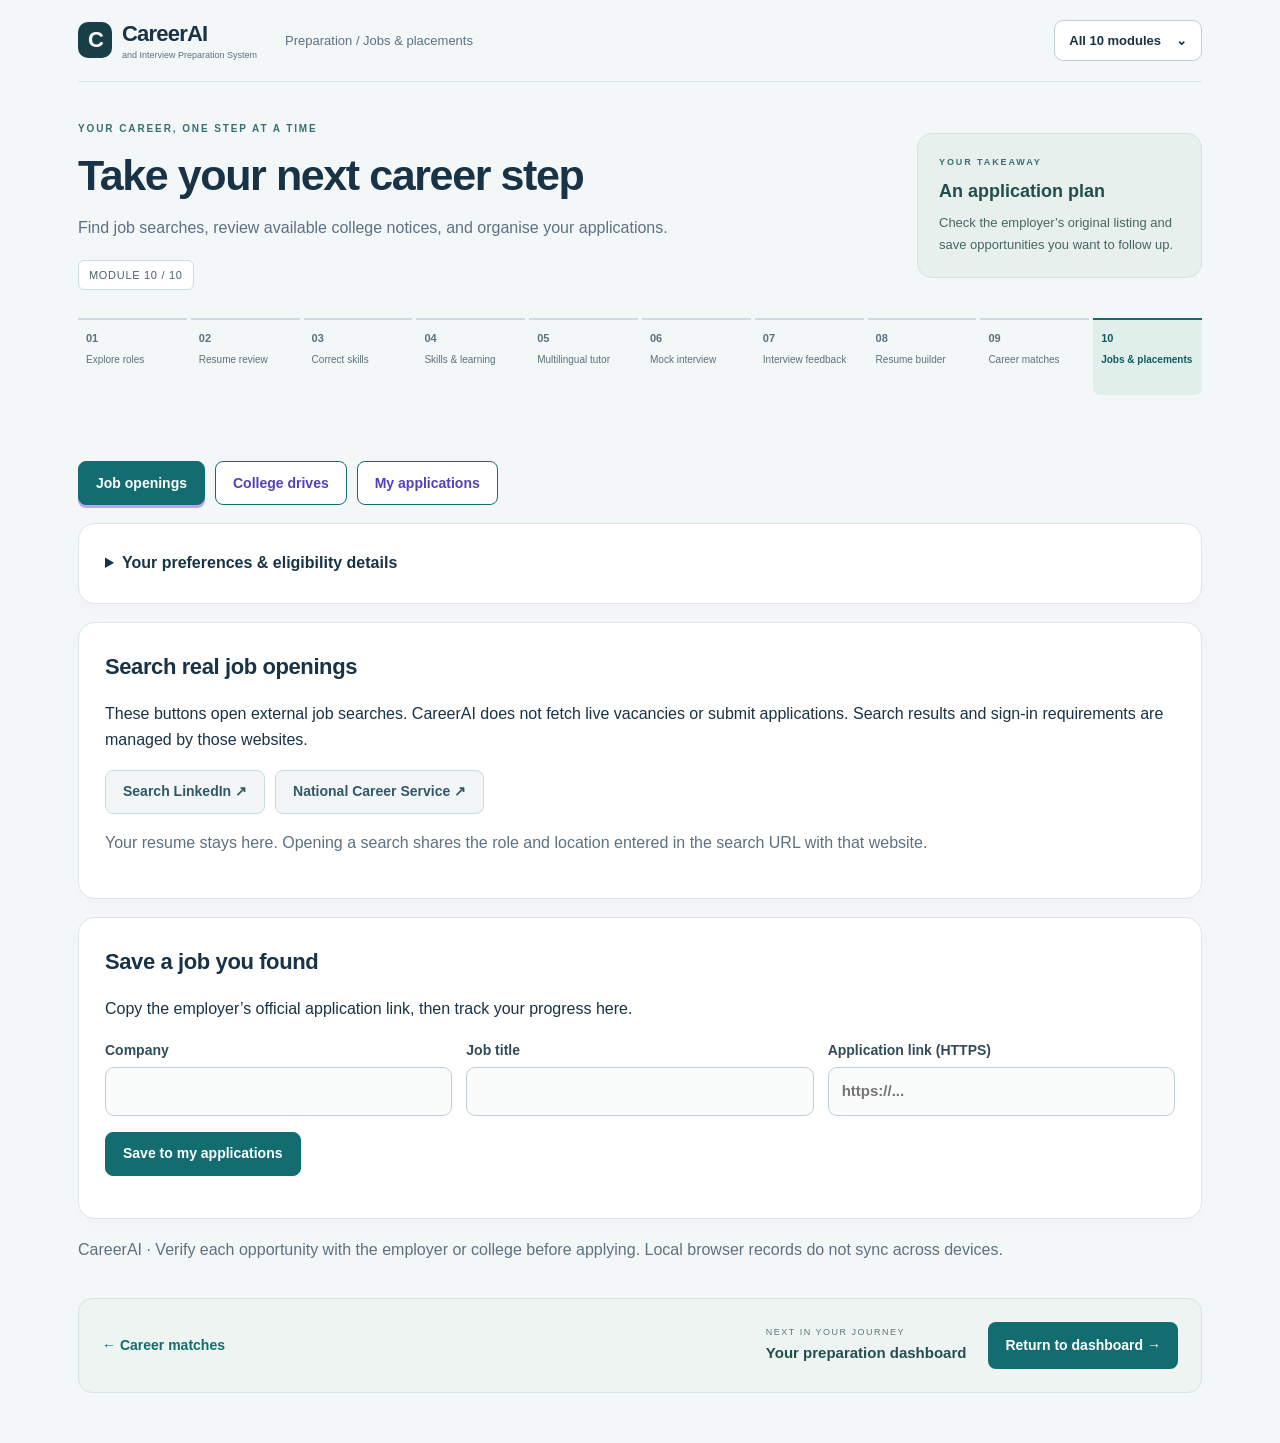
<file: placements.html>
<!doctype html><html lang="en"><head>
<meta name="careerai-api-base" content="https://careerai-project-vca7.onrender.com"><meta charset="utf-8"><meta name="viewport" content="width=device-width,initial-scale=1"><title>CareerAI · Jobs & placements</title><style>
*{box-sizing:border-box}body{margin:0;background:#f5f7fb;color:#172b45;font:16px/1.6 system-ui,sans-serif}main{max-width:1120px;margin:auto;padding:28px 20px}a{color:#5141bd}h1{font-size:clamp(26px,5vw,40px);margin:10px 0}h2{font-size:22px;margin:0 0 12px}h3{margin:0 0 8px}.eyebrow{color:#6652bd;font-size:12px;letter-spacing:2px;font-weight:700}.muted,small{color:#596b80}.panel,.card{background:white;border:1px solid #dce3ee;border-radius:17px;padding:23px;margin:18px 0}.grid{display:grid;grid-template-columns:repeat(2,minmax(0,1fr));gap:18px}.grid .card{margin:0}.fields{display:grid;grid-template-columns:repeat(3,minmax(0,1fr));gap:14px}label{display:block;font-size:14px}input,select,textarea{display:block;width:100%;font:inherit;padding:11px;border:1px solid #b8c6d7;border-radius:9px;margin-top:5px;background:#fff;color:#172b45}textarea{min-height:85px}button,.button{font:inherit;min-height:44px;border:1px solid #5342c2;border-radius:9px;padding:10px 15px;display:inline-block;background:#6048d8;color:white;text-decoration:none;cursor:pointer}.secondary{background:white;color:#5141bd}.tabs,.actions{display:flex;gap:10px;flex-wrap:wrap;margin:16px 0}.tabs button[aria-selected=true]{box-shadow:0 3px 0 #b6a8f2}.tabs button[aria-selected=false]{background:#fff;color:#5141bd}.notice{padding:14px;border-radius:10px;background:#eef0ff}.warning{background:#fff2d9}.badge{display:inline-block;padding:3px 9px;font-size:12px;border-radius:30px;background:#edf4ee;color:#28553a;margin-right:7px}.draft{background:#fff1d2;color:#7a5013}summary{cursor:pointer;font-weight:700}#status{min-height:24px;overflow-wrap:anywhere}.card{overflow-wrap:anywhere}button:disabled{opacity:.5;cursor:default}a:focus-visible,button:focus-visible,input:focus-visible,select:focus-visible{outline:3px solid #9a80e8;outline-offset:3px}[hidden]{display:none!important}@media(max-width:680px){main{padding:20px 14px}.grid,.fields{grid-template-columns:1fr}.panel,.card{padding:17px}}@media print{form,.tabs,button,.actions,details{display:none}}
</style><script src="./career-api.js"></script>
<link rel="stylesheet" href="./career-ui.css">
<script src="./career-journey.js" defer></script>
</head><body><main><a href="./dashboard.html">← Back to dashboard</a><header><span class="eyebrow">CAREERAI · OPPORTUNITIES</span><h1>Prepare. Explore. Apply.</h1><p class="muted">Find opportunities and keep your next steps in one place.</p></header><p id="status" role="status" aria-live="polite"></p><div class="tabs" role="tablist" aria-label="Placement sections"><button id="jobsTab" role="tab" aria-selected="true" aria-controls="jobs">Job openings</button><button id="collegeTab" role="tab" aria-selected="false" aria-controls="college">College drives</button><button id="trackerTab" role="tab" aria-selected="false" aria-controls="tracker">My applications</button></div>
<section class="panel"><details><summary>Your preferences & eligibility details</summary><p>Saved only in this browser. Leave unknown details empty. These checks are guidance, not an employer’s eligibility decision.</p><form id="profileForm"><div class="fields"><label>Target role<input id="role" maxlength="120" placeholder="e.g. Cyber security analyst"></label><label>Location<input id="location" maxlength="100" placeholder="e.g. Bengaluru"></label><label>Course<input id="course" maxlength="80" placeholder="e.g. BCA"></label><label>Graduation year<input id="year" type="number" min="1950" max="2100"></label><label>Overall percentage (not CGPA)<input id="percentage" type="number" min="0" max="100" step="0.01"></label><label>Active backlogs<input id="backlogs" type="number" min="0" max="100"></label></div><p><button>Save preferences</button></p></form></details></section>
<section id="jobs" role="tabpanel" aria-labelledby="jobsTab"><div class="panel"><h2>Search real job openings</h2><p>These buttons open external job searches. CareerAI does not fetch live vacancies or submit applications. Search results and sign-in requirements are managed by those websites.</p><div id="jobLinks" class="actions"></div><p class="muted">Your resume stays here. Opening a search shares the role and location entered in the search URL with that website.</p></div><div class="panel"><h2>Save a job you found</h2><p>Copy the employer’s official application link, then track your progress here.</p><form id="jobForm"><div class="fields"><label>Company<input name="company" maxlength="160" required></label><label>Job title<input name="title" maxlength="160" required></label><label>Application link (HTTPS)<input name="url" type="url" required placeholder="https://..."></label></div><p><button>Save to my applications</button></p></form></div></section>
<section id="college" role="tabpanel" aria-labelledby="collegeTab" hidden><div class="panel"><h2 id="collegeName">NAGARJUNA DEGREE COLLEGE</h2><p>Published placement notices supplied through this project’s repository. This is a student project, not an official college portal or confirmed partnership.</p><p id="boardStatus" class="notice">Loading published notices…</p><label>Search company, role, location, or skills<input id="driveSearch" type="search" placeholder="Search drives"></label><label style="margin-top:12px"><input id="showDrafts" type="checkbox" style="display:inline;width:auto"> Include my local drafts</label></div><div id="drives" class="grid"></div><section class="panel"><details><summary>Prepare a college-drive notice</summary><p>Anyone can prepare a draft on their device. Only repository maintainers can publish it by uploading placements.json. Saving here does not publish to other users.</p><form id="driveForm"><div class="fields"><label>Company<input name="company" maxlength="160" required></label><label>Role<input name="title" maxlength="160" required></label><label>Location / online<input name="location" maxlength="160" required></label><label>Application deadline<input name="deadline" type="date" required></label><label>Official application or notice link<input name="url" type="url" required placeholder="https://..."></label><label>Eligible courses, comma-separated<input name="courses" maxlength="300" placeholder="BCA, BSc"></label><label>Graduation years, comma-separated<input name="years" maxlength="120" placeholder="2026, 2027"></label><label>Minimum percentage (optional)<input name="minPercentage" type="number" min="0" max="100" step="0.01"></label><label>Maximum backlogs (optional)<input name="maxBacklogs" type="number" min="0" max="100"></label><label>Required skills, comma-separated<input name="skills" maxlength="800" placeholder="Python, SQL"></label></div><label>Notice details<textarea name="description" maxlength="3000"></textarea></label><p><button>Save local draft</button></p></form><div class="actions"><button id="exportBoard" class="secondary">Export notices for repository upload</button></div><p>Check deadlines, eligibility and official links with the placement coordinator before publication. Export contains listing details only, not student profiles or applications. On Render, upload placements.json to the GitHub repository and allow redeployment.</p></details></section></section>
<section id="tracker" role="tabpanel" aria-labelledby="trackerTab" hidden><div class="panel"><h2>My applications</h2><p>Stored on this browser and device. “Applied” is a status you set yourself; CareerAI does not submit an application.</p><div class="actions"><button id="exportTracker" class="secondary">Download my tracker</button></div></div><div id="applications" class="grid"></div></section><footer class="muted">CareerAI · Verify each opportunity with the employer or college before applying. Local browser records do not sync across devices.</footer></main><script>
const $=id=>document.getElementById(id),PROFILE='careerAIPlacementProfile',APPS='careerAIPlacementApplications',DRAFTS='careerAIPlacementDrafts';let board={collegeName:'NAGARJUNA DEGREE COLLEGE',drives:[]},boardLoaded=false;
function read(k,d){try{return JSON.parse(localStorage.getItem(k))??d}catch{return d}}function write(k,v){try{localStorage.setItem(k,JSON.stringify(v));return true}catch{$('status').textContent='Browser storage is unavailable or full. Download your tracker to keep a copy.';return false}}function say(text){$('status').textContent=text}function safeURL(value){try{const u=new URL(String(value));return u.protocol==='https:'&&!u.username&&!u.password?u.href:null}catch{return null}}function el(tag,text,cls){const node=document.createElement(tag);if(text!==undefined)node.textContent=text;if(cls)node.className=cls;return node}function link(label,url){const a=el('a',label,'button secondary');a.href=url;a.target='_blank';a.rel='noopener noreferrer';return a}function download(name,data){const url=URL.createObjectURL(new Blob([JSON.stringify(data,null,2)],{type:'application/json'})),a=document.createElement('a');a.href=url;a.download=name;a.click();setTimeout(()=>URL.revokeObjectURL(url),1000)}
let preferences=read(PROFILE,{}),applications=read(APPS,[]),drafts=read(DRAFTS,[]);if(!Array.isArray(applications))applications=[];if(!Array.isArray(drafts))drafts=[];if(!preferences||typeof preferences!=='object')preferences={};const profileFields=['role','location','course','year','percentage','backlogs'];const resume=read('careerAIResumeAnalysis',{});preferences.role ||=read('careerAIProfile',{}).role||resume.job_role||'';profileFields.forEach(k=>$(k).value=preferences[k]??'');
function tab(name){for(const id of ['jobs','college','tracker']){$(id).hidden=id!==name;$(id+'Tab').setAttribute('aria-selected',String(id===name));}if(name==='tracker')renderApplications()}for(const id of ['jobs','college','tracker'])$(id+'Tab').onclick=()=>tab(id);
function jobLinks(){$('jobLinks').replaceChildren();const role=preferences.role||'graduate',location=preferences.location||'India',url=new URL('https://www.linkedin.com/jobs/search/');url.searchParams.set('keywords',role);url.searchParams.set('location',location);$('jobLinks').append(link('Search LinkedIn ↗',url.href),link('National Career Service ↗','https://www.ncs.gov.in/'));}
$('profileForm').onsubmit=e=>{e.preventDefault();const next=Object.fromEntries(profileFields.map(k=>[k,$(k).value.trim()]));if(write(PROFILE,next)){preferences=next;jobLinks();renderDrives();say('Preferences saved on this device.')}};
const list=v=>String(v||'').split(',').map(s=>s.trim()).filter(Boolean),optional=v=>v===''?null:Number(v);function validDate(v){if(typeof v!=='string'||!/^\d{4}-\d{2}-\d{2}$/.test(v))return false;const [y,m,d]=v.split('-').map(Number),date=new Date(y,m-1,d);return date.getFullYear()===y&&date.getMonth()===m-1&&date.getDate()===d;}function closed(d){if(!validDate(d.deadline))return true;const end=new Date(d.deadline+'T00:00:00');end.setDate(end.getDate()+1);return Date.now()>=end.getTime()}
function validateDrive(d){if(!d||typeof d!=='object'||!String(d.company||'').trim()||!String(d.title||'').trim()||!safeURL(d.url)||!validDate(d.deadline))return false;if(!Array.isArray(d.courses)||!Array.isArray(d.years)||!Array.isArray(d.skills))return false;return [d.minPercentage,d.maxBacklogs].every(v=>v===null||v===undefined||typeof v==='number'&&Number.isFinite(v)&&v>=0)&&(d.minPercentage==null||d.minPercentage<=100);}
function eligibility(d){const unmet=[],unknown=[];const check=(required,value,condition,label)=>{if(!required)return;if(value===''||value==null)unknown.push(label);else if(!condition(value))unmet.push(label)};check(d.courses.length,preferences.course,v=>d.courses.some(c=>String(c).toLowerCase()===v.toLowerCase()),'course');check(d.years.length,preferences.year,v=>d.years.map(String).includes(String(v)),'graduation year');check(d.minPercentage!=null,preferences.percentage,v=>Number(v)>=d.minPercentage,'percentage');check(d.maxBacklogs!=null,preferences.backlogs,v=>Number(v)<=d.maxBacklogs,'backlogs');const any=d.courses.length||d.years.length||d.minPercentage!=null||d.maxBacklogs!=null;return unmet.length?'Does not meet entered criteria: '+unmet.join(', '):unknown.length?'More details needed: '+unknown.join(', '):any?'Meets the listed academic criteria you entered; confirm with the college.':'Eligibility details not supplied; confirm with the college.';}
function saveApplication(item){const url=safeURL(item.url);if(!url){say('Use a valid HTTPS application link.');return}if(applications.some(a=>a.url===url)){say('This opportunity is already in your tracker.');return}const next=[...applications,{id:crypto.randomUUID(),company:String(item.company),title:String(item.title),url,status:'Saved',source:item.source||'job',createdAt:new Date().toISOString()}];if(write(APPS,next)){applications=next;renderApplications();say('Saved to My applications. You still need to apply on the official website.')}}
$('jobForm').onsubmit=e=>{e.preventDefault();const form=new FormData(e.currentTarget);saveApplication({company:form.get('company'),title:form.get('title'),url:form.get('url')});};
function renderDrives(){const root=$('drives');root.replaceChildren();const search=$('driveSearch').value.toLowerCase(),items=[...board.drives.map(d=>({...d,local:false})),...($('showDrafts').checked?drafts.map(d=>({...d,local:true})):[])].filter(d=>validateDrive(d)&&[d.company,d.title,d.location,...d.skills].join(' ').toLowerCase().includes(search));if(!items.length){root.append(el('p',boardLoaded?'No published drives match. Real notices can be added after the placement coordinator supplies them.':'Published board is unavailable. Local drafts can still be prepared.','panel'));return}for(const d of items){const card=el('article',undefined,'card');card.append(el('span',d.local?'Local draft · not published':closed(d)?'Deadline passed':'Published notice',d.local?'badge draft':'badge'),el('h3',d.title),el('p',d.company+' · '+(d.location||'Location not supplied')),el('p','Deadline: '+d.deadline+' (end of day in your device timezone)'),el('p',d.description||''));card.append(el('p','Courses: '+(d.courses.join(', ')||'Not supplied')+' · Graduation years: '+(d.years.join(', ')||'Not supplied')),el('p','Minimum percentage: '+(d.minPercentage??'Not supplied')+' · Maximum backlogs: '+(d.maxBacklogs??'Not supplied')),el('p',eligibility(d),'notice'));const saved=read('careerAIResumeAnalysis',{}),detected=Array.isArray(saved.detected_skills)?saved.detected_skills:[];const matches=d.skills.filter(skill=>detected.some(s=>String(s).toLowerCase()===String(skill).toLowerCase()));if(d.skills.length)card.append(el('p','Required skills: '+d.skills.join(', ')),el('p',detected.length?matches.length+'/'+d.skills.length+' exact skill-name matches in your last resume analysis; not a hiring score.':'Analyse your resume to compare listed skill names.'));const actions=el('div',undefined,'actions');actions.append(link('Open official notice ↗',safeURL(d.url)));const save=el('button','Save to my applications');save.disabled=closed(d)||d.local;save.onclick=()=>saveApplication({...d,source:'college'});actions.append(save);if(d.local){const remove=el('button','Delete local draft','secondary');remove.onclick=()=>{if(!confirm('Delete this local draft?'))return;const next=drafts.filter(x=>x.id!==d.id);if(write(DRAFTS,next)){drafts=next;renderDrives()}};actions.append(remove);}card.append(actions);root.append(card)}}
$('driveSearch').oninput=renderDrives;$('showDrafts').onchange=renderDrives;
$('driveForm').onsubmit=e=>{e.preventDefault();const f=new FormData(e.currentTarget),d={id:crypto.randomUUID(),company:f.get('company').trim(),title:f.get('title').trim(),location:f.get('location').trim(),deadline:f.get('deadline'),url:safeURL(f.get('url')),courses:list(f.get('courses')),years:list(f.get('years')),skills:list(f.get('skills')),minPercentage:optional(f.get('minPercentage')),maxBacklogs:optional(f.get('maxBacklogs')),description:f.get('description').trim(),createdAt:new Date().toISOString()};if(!validateDrive(d)||d.years.some(y=>!/^\d{4}$/.test(y))){say('Check the notice details, HTTPS link, and four-digit graduation years.');return}if(drafts.length>=200){say('Maximum 200 local drafts. Export or remove drafts first.');return}const next=[...drafts,d];if(write(DRAFTS,next)){drafts=next;e.currentTarget.reset();$('showDrafts').checked=true;renderDrives();say('Local draft saved. It is not published to other users.')}};
$('exportBoard').onclick=()=>{if(!boardLoaded){say('Published notices could not load. Reload before exporting, to avoid overwriting existing notices.');return}download('placements.json',{collegeName:board.collegeName,updatedAt:new Date().toISOString(),drives:[...new Map([...board.drives,...drafts].filter(validateDrive).map(d=>[d.id||d.url+'|'+d.title,d])).values()]});say('Notice file downloaded. A repository maintainer must review and upload it to publish.');};
function renderApplications(){const root=$('applications');root.replaceChildren();if(!applications.length){root.append(el('p','No saved applications yet. Save a job link or published college drive.','panel'));return}for(const a of applications){const card=el('article',undefined,'card');card.append(el('h3',a.title),el('p',a.company),el('p',a.source==='college'?'College drive':'Job opening'));if(safeURL(a.url))card.append(link('Open application link ↗',safeURL(a.url)));const label=el('label','My progress'),select=document.createElement('select');for(const value of ['Saved','Applied','Assessment','Interview','Offer','Not selected','Withdrawn'])select.add(new Option(value,value));select.value=a.status;select.onchange=()=>{const next=applications.map(x=>x.id===a.id?{...x,status:select.value,updatedAt:new Date().toISOString()}:x);if(write(APPS,next))applications=next;else select.value=a.status};label.append(select);card.append(label);const remove=el('button','Remove','secondary');remove.onclick=()=>{if(!confirm('Remove this application from your local tracker?'))return;const next=applications.filter(x=>x.id!==a.id);if(write(APPS,next)){applications=next;renderApplications()}};card.append(remove);root.append(card)}}$('exportTracker').onclick=()=>download('CareerAI_my_applications.json',{exportedAt:new Date().toISOString(),applications});
async function loadBoard(){try{const response=await fetch('./placements.json',{cache:'no-store'});if(!response.ok)throw Error();const data=await response.json();if(!data||!Array.isArray(data.drives))throw Error();const valid=data.drives.filter(validateDrive);board={collegeName:String(data.collegeName||board.collegeName),drives:valid};boardLoaded=true;$('collegeName').textContent=board.collegeName;$('boardStatus').textContent=valid.length+' published notice(s). '+(data.drives.length!==valid.length?'Some invalid notices were omitted. ':'')+(data.updatedAt?'Last file update: '+data.updatedAt:'No notices have been published yet.');}catch{$('boardStatus').textContent='Could not load published notices. Confirm placements.json is uploaded beside this page, then reload.';}renderDrives()}
jobLinks();renderApplications();loadBoard();
</script><script src="correction-support.js"></script>
</body></html>
</file>
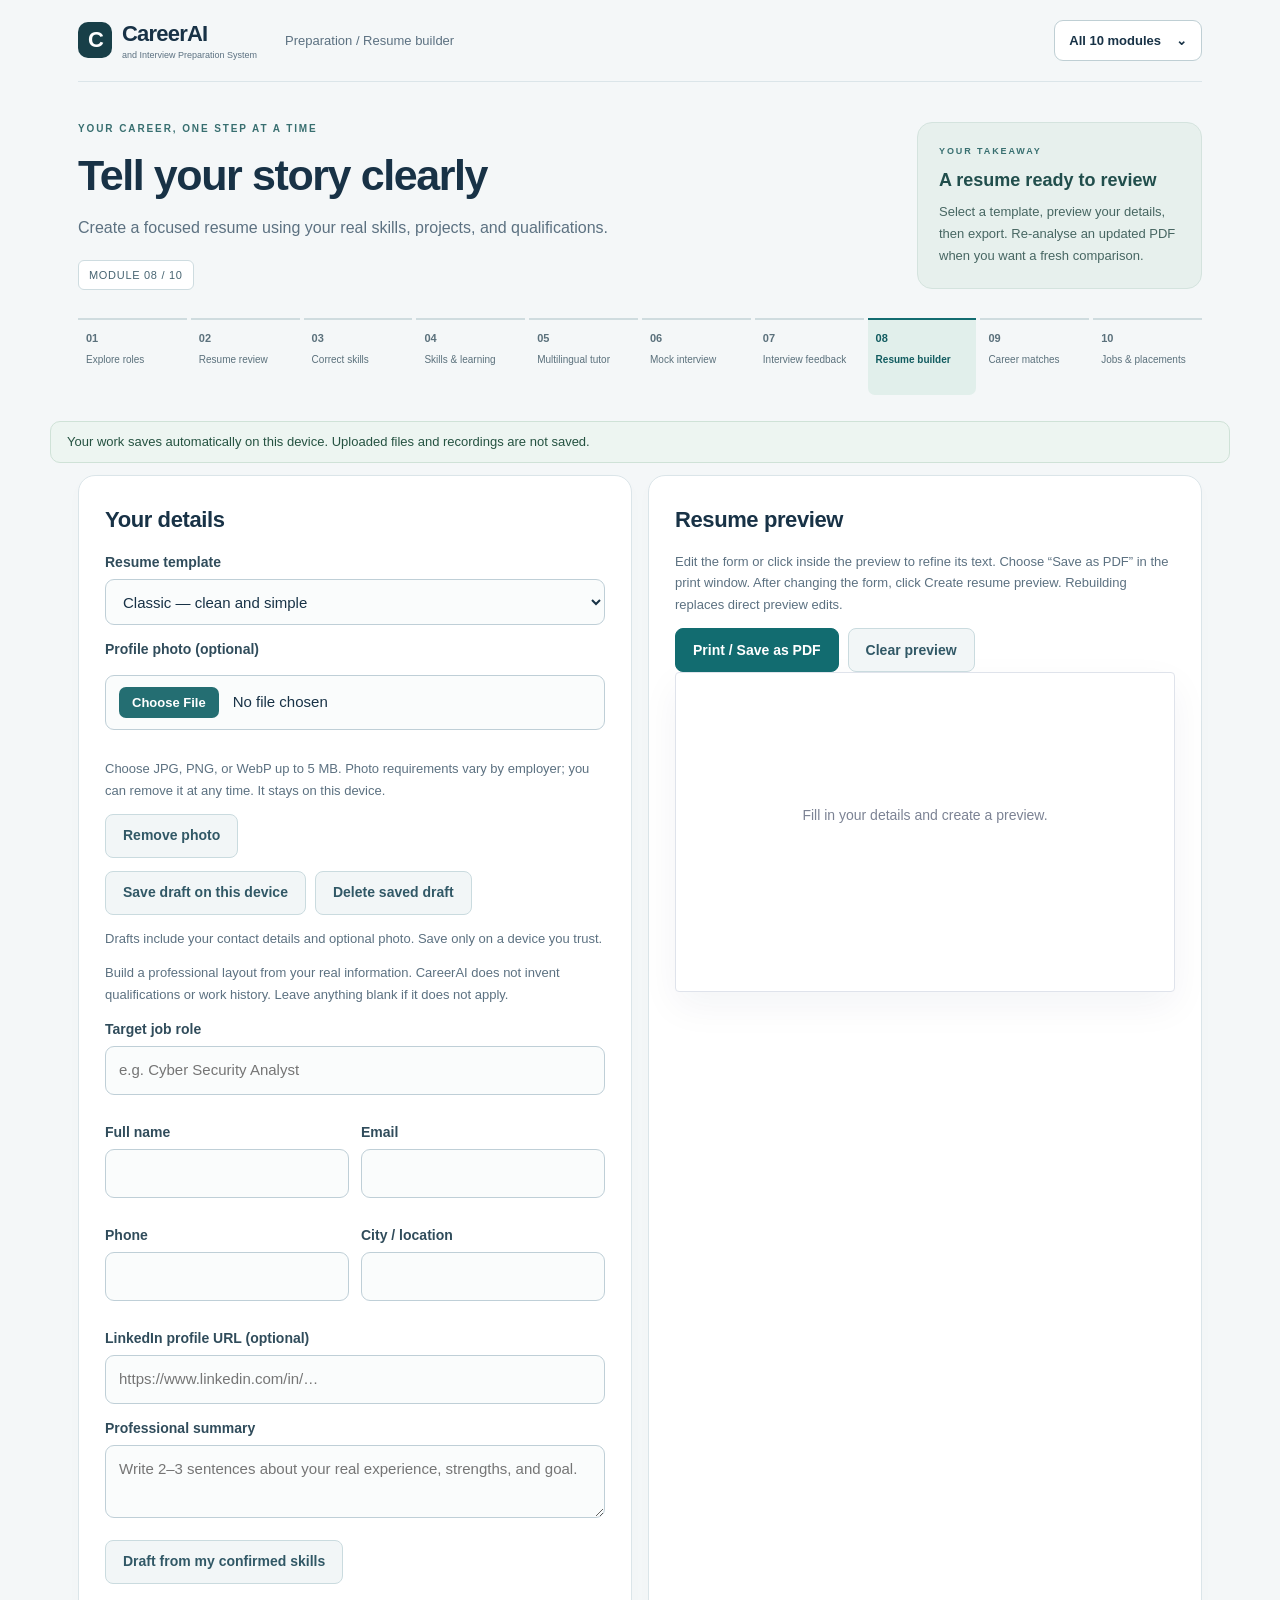
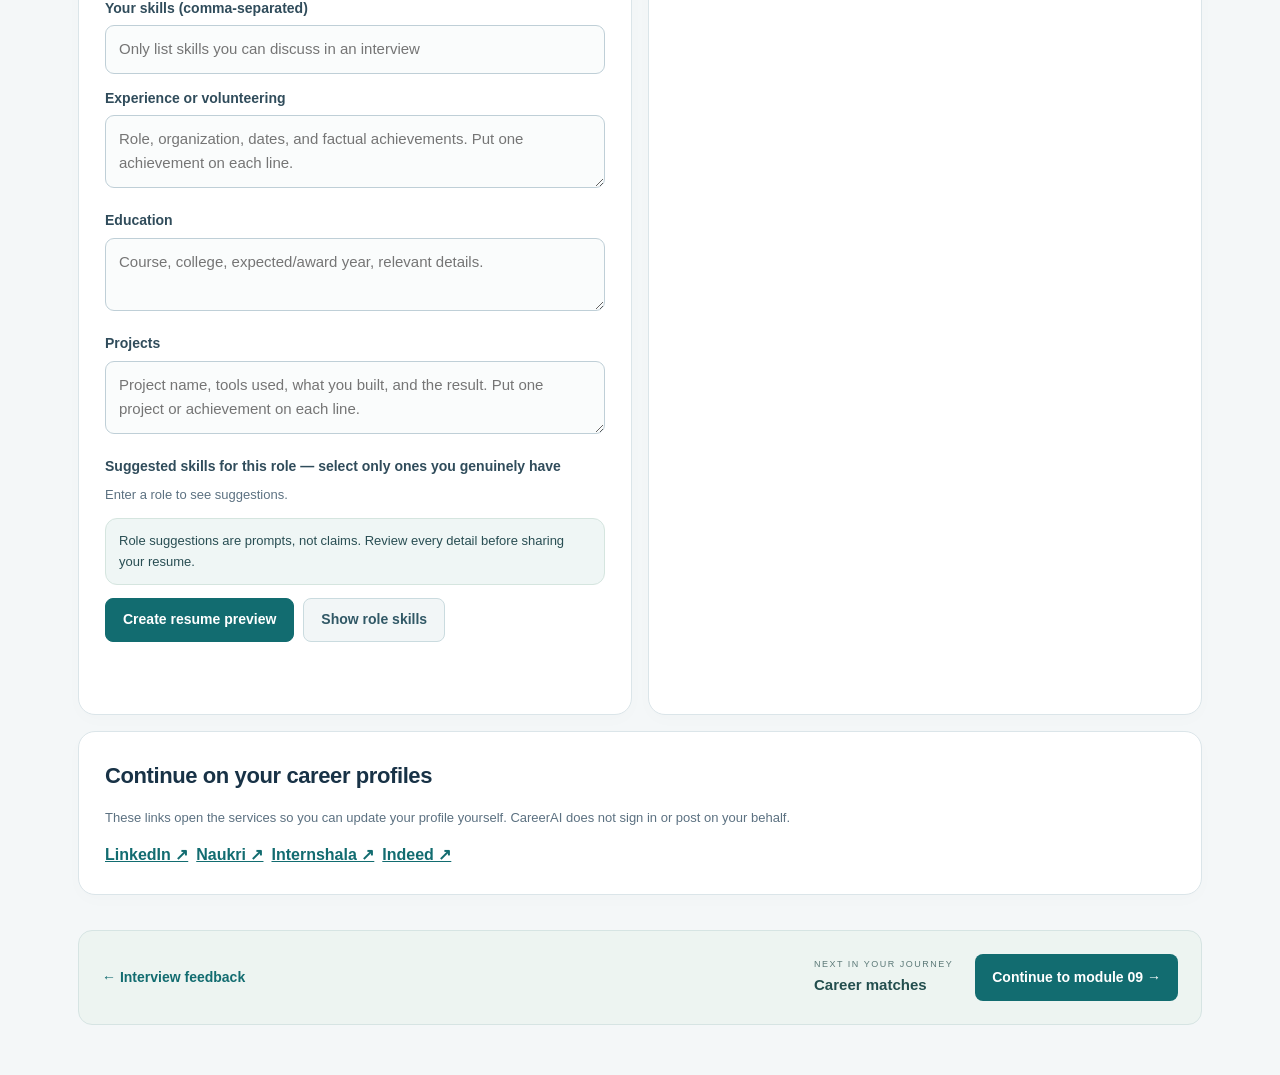
<file: resume_builder.html>
<!doctype html>
<html lang="en">
<head>
<meta name="careerai-api-base" content="https://careerai-project-vca7.onrender.com">
<meta charset="utf-8">
<meta name="viewport" content="width=device-width, initial-scale=1">
<meta name="theme-color" content="#171d34">
<title>Role-Tailored Resume Builder | CareerAI</title>
<style>
:root{--ink:#20243a;--muted:#687087;--line:#e5e8f0;--accent:#6048d8;--bg:#f5f6fb;--surface:#fff}*{box-sizing:border-box}body{margin:0;background:var(--bg);color:var(--ink);font:15px/1.55 Inter,"Segoe UI",Arial,sans-serif}.hero{padding:26px 20px 30px;color:#fff;background:linear-gradient(115deg,#171d34,#25214e 58%,#403078)}.hero-inner,main{width:min(1080px,calc(100% - 32px));margin:auto}.back{color:#e7e2ff;text-decoration:none;font-weight:700}.hero h1{margin:15px 0 6px;font-size:clamp(28px,5vw,40px)}.hero p{margin:0;color:#d6d9e8}.layout{display:grid;grid-template-columns:minmax(0,1fr) minmax(0,1fr);gap:16px;margin:20px auto 40px}.card{padding:20px;border:1px solid var(--line);border-radius:16px;background:var(--surface);box-shadow:0 5px 20px #222b4408}.card h2{margin:0 0 10px;font-size:20px}.hint,.status{color:var(--muted);font-size:13px}.field{margin:13px 0}.field label{display:block;margin-bottom:5px;font-weight:700}.field input,.field textarea{width:100%;padding:10px 11px;border:1px solid #d7dbe7;border-radius:9px;background:#fbfcff;font:inherit;color:var(--ink)}.field textarea{min-height:88px;resize:vertical}.grid{display:grid;grid-template-columns:1fr 1fr;gap:0 12px}.button-row{display:flex;flex-wrap:wrap;gap:9px;margin-top:13px}button,.link-button{border:0;border-radius:9px;padding:10px 14px;background:var(--accent);color:#fff;font:inherit;font-weight:750;text-decoration:none;cursor:pointer}.secondary{background:#eef0f6;color:#34405a}.status{min-height:20px}.skill-list{display:flex;flex-wrap:wrap;gap:8px}.skill-option{display:inline-flex;align-items:center;gap:6px;padding:6px 9px;border:1px solid var(--line);border-radius:99px;background:#fbfcff;font-size:13px}.resume-preview{min-height:320px;padding:28px;border:1px solid #d8dce8;border-radius:10px;background:#fff;color:#20243a}.resume-preview h1{margin:0;font-size:26px}.resume-preview h2{margin:20px 0 6px;padding-bottom:4px;border-bottom:1px solid #bbb;font-size:14px;text-transform:uppercase;letter-spacing:.08em}.resume-preview p{margin:5px 0;white-space:pre-wrap}.resume-preview .contact{color:#51596e;font-size:13px}.empty{color:#7c8394;text-align:center;padding:90px 15px}.profile-links{display:flex;flex-wrap:wrap;gap:8px;margin-top:10px}.profile-links a{color:var(--accent);font-weight:700}.notice{padding:11px 13px;border-radius:9px;background:#f1efff;color:#48416b;font-size:13px}@media(max-width:800px){.layout{grid-template-columns:1fr}}@media(max-width:520px){.grid{grid-template-columns:1fr}.card{padding:16px}.resume-preview{padding:18px}}@media print{body{background:white}.hero,.form-card,.preview-actions,.profile-card{display:none!important}.layout,main{display:block;width:100%;margin:0}.preview-card{padding:0;border:0;box-shadow:none}.resume-preview{min-height:0;border:0;padding:0}.resume-preview h1{font-size:22pt}.resume-preview h2{break-after:avoid}.resume-preview p{font-size:10.5pt}}
.resume-preview{max-width:820px;margin:auto;padding:42px 48px;border:1px solid #dfe3eb;border-radius:4px;background:#fff;color:#202938;font:14px/1.55 Arial,Helvetica,sans-serif;box-shadow:0 14px 38px #1d29450d}.resume-head{padding-bottom:15px;border-bottom:2px solid #263650}.resume-preview .resume-name{font-size:30px;line-height:1.15;letter-spacing:.01em;color:#17263d}.resume-preview .resume-target{margin:5px 0;color:#385477;font-size:15px;font-weight:700}.resume-preview .contact{margin-top:7px;color:#4d596b;font-size:12px;overflow-wrap:anywhere}.resume-preview h2{margin:18px 0 7px;padding:0;border:0;color:#243d5c;font-size:12px;letter-spacing:.1em;text-transform:uppercase}.resume-preview p{margin:4px 0;white-space:pre-wrap}.resume-preview ul{margin:5px 0 0;padding-left:18px}.resume-preview li{margin:0 0 5px;padding-left:2px}.checklist{margin-top:14px;padding:13px 15px;border:1px solid var(--line);border-radius:10px;background:#fbfcff}.checklist h3{margin:0 0 8px;font-size:14px}.checklist ul{margin:0;padding-left:19px;color:#526078;font-size:13px}.checklist .ready{color:#08734f}.checklist .todo{color:#9a5a00}@media print{.resume-preview{max-width:none;margin:0;padding:0;border:0;border-radius:0;box-shadow:none;color:#111}.resume-head{border-color:#333}.resume-preview .resume-name,.resume-preview h2{color:#111}.resume-preview li,.resume-preview p{break-inside:avoid}.checklist{display:none!important}}
select{width:100%;padding:11px;border:1px solid #d7dbe7;border-radius:9px;background:white;font:inherit}.resume-photo{float:right;width:82px;height:100px;object-fit:cover;margin:0 0 12px 16px;border-radius:4px}.resume-head{display:flow-root}.resume-preview[data-template="classic"]{font-family:Georgia,serif}.resume-preview[data-template="classic"] h2{color:#222;border-bottom:1px solid #ccc;padding-bottom:4px}.resume-preview[data-template="modern"] .resume-head{border-color:#6048d8}.resume-preview[data-template="modern"] h2{color:#4935ad}[contenteditable]:focus{outline:2px dashed #b3a7ee}@page{size:A4;margin:16mm}@media(max-width:520px){.resume-preview{padding:20px 16px}.resume-preview .resume-name{font-size:24px}}
</style>
<style>
button,a,input,select,textarea{touch-action:manipulation}input,select,textarea{font-size:16px}button{min-height:44px}a:focus-visible,button:focus-visible,input:focus-visible,select:focus-visible,textarea:focus-visible{outline:3px solid #8c78ed;outline-offset:3px}img,video{max-width:100%}body{overflow-wrap:break-word}@media(max-width:600px){input,select,textarea{max-width:100%}.module-modal{padding:0!important}.module-shell{width:100%!important;height:100dvh!important;max-height:none!important;border-radius:0!important}.module-frame{min-height:0}button{white-space:normal}}@media print{.career-progress{display:none!important}}
select{width:100%;padding:11px;border:1px solid #d7dbe7;border-radius:9px;background:white;font:inherit}.resume-photo{float:right;width:82px;height:100px;object-fit:cover;margin:0 0 12px 16px;border-radius:4px}.resume-head{display:flow-root}.resume-preview[data-template="classic"]{font-family:Georgia,serif}.resume-preview[data-template="classic"] h2{color:#222;border-bottom:1px solid #ccc;padding-bottom:4px}.resume-preview[data-template="modern"] .resume-head{border-color:#6048d8}.resume-preview[data-template="modern"] h2{color:#4935ad}[contenteditable]:focus{outline:2px dashed #b3a7ee}@page{size:A4;margin:16mm}@media(max-width:520px){.resume-preview{padding:20px 16px}.resume-preview .resume-name{font-size:24px}}
</style><script>
window.CareerAI={read:function(k,d){try{return JSON.parse(localStorage.getItem(k))||d}catch(e){return d}},write:function(k,v){try{localStorage.setItem(k,JSON.stringify(v));return true}catch(e){return false}},role:function(){return this.read('careerAIProfile',{}).role||this.read('careerAIResumeAnalysis',{}).job_role||''},setRole:function(role){if(!role.trim())return;var p=this.read('careerAIProfile',{});p.role=role.trim();p.updatedAt=new Date().toISOString();this.write('careerAIProfile',p)}};
</script>
<script src="./career-api.js"></script>
<link rel="stylesheet" href="./career-ui.css">
<script src="./career-journey.js" defer></script>
</head>
<body>
<header class="hero"><div class="hero-inner"><a class="back" href="./dashboard.html">← Back to CareerAI dashboard</a><h1>Role-Tailored Resume Builder</h1><p>Choose a professional template, add your details and optional photo, then save as PDF.</p></div></header>
<main class="layout">
  <section class="card form-card">
    <h2>Your details</h2><div class="field"><label for="template">Resume template</label><select id="template"><option value="classic">Classic — clean and simple</option><option value="modern">Modern — accent headings</option></select></div>
<div class="field"><label for="resumePhoto">Profile photo (optional)</label><input type="file" id="resumePhoto" accept="image/jpeg,image/png,image/webp"><p class="hint">Choose JPG, PNG, or WebP up to 5 MB. Photo requirements vary by employer; you can remove it at any time. It stays on this device.</p><button id="removePhoto" class="secondary" type="button">Remove photo</button></div>
<div class="button-row"><button id="saveDraft" class="secondary" type="button">Save draft on this device</button><button id="deleteDraft" class="secondary" type="button">Delete saved draft</button></div><p class="hint">Drafts include your contact details and optional photo. Save only on a device you trust.</p>
    <p class="hint">Build a professional layout from your real information. CareerAI does not invent qualifications or work history. Leave anything blank if it does not apply.</p>
    <div class="field"><label for="role">Target job role</label><input id="role" list="roleExamples" placeholder="e.g. Cyber Security Analyst" maxlength="100"><datalist id="roleExamples"><option>Python Developer</option><option>Data Analyst</option><option>Web Developer</option><option>Cyber Security Analyst</option><option>Software Tester</option><option>Digital Marketing</option><option>Business Analyst</option><option>Android Developer</option></datalist></div>
    <div class="grid">
      <div class="field"><label for="name">Full name</label><input id="name" autocomplete="name" maxlength="100"></div>
      <div class="field"><label for="email">Email</label><input id="email" type="email" autocomplete="email" maxlength="120"></div>
      <div class="field"><label for="phone">Phone</label><input id="phone" autocomplete="tel" maxlength="40"></div>
      <div class="field"><label for="location">City / location</label><input id="location" maxlength="100"></div>
    </div>
    <div class="field"><label for="linkedin">LinkedIn profile URL (optional)</label><input id="linkedin" type="url" placeholder="https://www.linkedin.com/in/…"></div>
    <div class="field"><label for="summary">Professional summary</label><textarea id="summary" maxlength="1000" placeholder="Write 2–3 sentences about your real experience, strengths, and goal."></textarea><div class="button-row"><button id="draftSummary" class="secondary" type="button">Draft from my confirmed skills</button></div></div>
    <div class="field"><label for="skills">Your skills (comma-separated)</label><input id="skills" placeholder="Only list skills you can discuss in an interview"></div>
    <div class="field"><label for="experience">Experience or volunteering</label><textarea id="experience" placeholder="Role, organization, dates, and factual achievements. Put one achievement on each line."></textarea></div>
    <div class="field"><label for="education">Education</label><textarea id="education" placeholder="Course, college, expected/award year, relevant details."></textarea></div>
    <div class="field"><label for="projects">Projects</label><textarea id="projects" placeholder="Project name, tools used, what you built, and the result. Put one project or achievement on each line."></textarea></div>
    <div class="field"><label>Suggested skills for this role — select only ones you genuinely have</label><div id="suggestedSkills" class="skill-list"><span class="hint">Enter a role to see suggestions.</span></div></div>
    <div class="notice">Role suggestions are prompts, not claims. Review every detail before sharing your resume.</div>
    <div class="button-row"><button id="generate" type="button">Create resume preview</button><button id="suggest" class="secondary" type="button">Show role skills</button></div>
    <p id="status" class="status" aria-live="polite"></p>
  </section>
  <section class="card preview-card">
    <div class="preview-actions"><h2>Resume preview</h2><p class="hint">Edit the form or click inside the preview to refine its text. Choose “Save as PDF” in the print window. After changing the form, click Create resume preview. Rebuilding replaces direct preview edits.</p><div class="button-row"><button id="print" type="button">Print / Save as PDF</button><button id="clear" class="secondary" type="button">Clear preview</button></div></div>
    <article id="preview" class="resume-preview" aria-live="polite"><div class="empty">Fill in your details and create a preview.</div></article>
    <div id="qualityChecks" class="checklist" hidden></div>
  </section>
  <section class="card profile-card" style="grid-column:1/-1"><h2>Continue on your career profiles</h2><p class="hint">These links open the services so you can update your profile yourself. CareerAI does not sign in or post on your behalf.</p><div class="profile-links"><a href="https://www.linkedin.com/" target="_blank" rel="noopener noreferrer">LinkedIn ↗</a><a href="https://www.naukri.com/" target="_blank" rel="noopener noreferrer">Naukri ↗</a><a href="https://internshala.com/" target="_blank" rel="noopener noreferrer">Internshala ↗</a><a href="https://www.indeed.com/" target="_blank" rel="noopener noreferrer">Indeed ↗</a></div></section>
</main>
<script>
"use strict";
const $=id=>document.getElementById(id);
function safeText(value){return String(value||"").trim();}
function addSection(root,title,value,asBullets=false){const lines=safeText(value).split(/\n+/).map(line=>line.trim()).filter(Boolean);if(!lines.length)return;const heading=document.createElement("h2");heading.textContent=title;root.appendChild(heading);if(asBullets){const list=document.createElement("ul");lines.forEach(line=>{const item=document.createElement("li");item.textContent=line.replace(/^[•\-*]\s*/,"");list.appendChild(item);});root.appendChild(list);return;}lines.forEach(line=>{const p=document.createElement("p");p.textContent=line;root.appendChild(p);});}
async function loadRoleSkills(){const role=safeText($("role").value);if(!role){$("status").textContent="Enter a job role first.";return;}$("status").textContent="Loading role skill suggestions…";try{const response=await fetch(CareerAIAPI.url("/api/role-skills"),{method:"POST",headers:{"Content-Type":"application/json"},body:JSON.stringify({role})});const data=await response.json();if(!response.ok||!data.success)throw new Error(data.error||"Could not load suggestions.");const box=$("suggestedSkills");box.replaceChildren();if(!data.skills.length){box.textContent=data.message;$("status").textContent=data.message;return;}data.skills.forEach((skill,index)=>{const label=document.createElement("label");label.className="skill-option";const input=document.createElement("input");input.type="checkbox";input.value=skill;input.id="roleSkill"+index;const text=document.createElement("span");text.textContent=skill;label.append(input,text);box.appendChild(label);});$("status").textContent="Choose only suggestions you genuinely have.";}catch(error){$("status").textContent=error.message+" You can still make a resume without suggestions.";}}
function confirmedSkills(){const selected=[...document.querySelectorAll("#suggestedSkills input:checked")].map(input=>input.value);const typed=safeText($("skills").value).split(",").map(item=>item.trim()).filter(Boolean);return [...new Set([...typed,...selected])];}
function draftSummary(){const role=safeText($("role").value);const skills=confirmedSkills();if(!role){$("status").textContent="Enter a target role first.";return;}if(!skills.length){$("status").textContent="Add or select skills you genuinely have before drafting the summary.";return;}$("summary").value=role+" candidate with knowledge of "+skills.join(", ")+". Eager to apply these skills, contribute to a team, and continue learning in a professional environment.";$("status").textContent="Draft added from your role and confirmed skills. Review and personalize it before applying.";}
function showQualityChecks(){const checks=[{label:"Full name",ok:!!safeText($("name").value)},{label:"Target job role",ok:!!safeText($("role").value)},{label:"Contact method (email or phone)",ok:!!(safeText($("email").value)||safeText($("phone").value))},{label:"Education, a project, or experience",ok:!!(safeText($("education").value)||safeText($("projects").value)||safeText($("experience").value))},{label:"Skills you can explain in an interview",ok:confirmedSkills().length>0},{label:"Professional summary",ok:!!safeText($("summary").value)}];const box=$("qualityChecks");box.replaceChildren();const heading=document.createElement("h3");heading.textContent="Job-application readiness check";box.appendChild(heading);const list=document.createElement("ul");checks.forEach(check=>{const item=document.createElement("li");item.className=check.ok?"ready":"todo";item.textContent=(check.ok?"✓ ":"○ ")+check.label;list.appendChild(item);});box.appendChild(list);const note=document.createElement("p");note.className="hint";note.textContent="Before applying, verify dates and contact details, use action verbs, and add measurable results only when they are true.";box.appendChild(note);box.hidden=false;return checks.every(check=>check.ok);}
function createPreview(){const role=safeText($("role").value)||"Target role";const root=document.createElement("div");const header=document.createElement("header");header.className="resume-head";if(photoData){const img=document.createElement("img");img.src=photoData;img.alt="Profile photo";img.className="resume-photo";header.append(img);}const name=document.createElement("h1");name.className="resume-name";name.textContent=safeText($("name").value)||"Your Name";header.appendChild(name);const target=document.createElement("p");target.className="resume-target";target.textContent=role;header.appendChild(target);const contact=[safeText($("email").value),safeText($("phone").value),safeText($("location").value),safeText($("linkedin").value)].filter(Boolean);if(contact.length){const p=document.createElement("p");p.className="contact";p.textContent=contact.join("  |  ");header.appendChild(p);}root.appendChild(header);addSection(root,"Professional Summary",$("summary").value);const skills=confirmedSkills();if(skills.length)addSection(root,"Core Skills",skills.join(" · "));addSection(root,"Experience & Volunteering",$("experience").value,true);addSection(root,"Projects",$("projects").value,true);addSection(root,"Education",$("education").value);$("preview").dataset.template=$("template").value;root.contentEditable="true";root.setAttribute("aria-label","Editable resume preview");$("preview").replaceChildren(root);CareerAI.setRole($("role").value);CareerAI.write("careerAIResumeBuilt",{at:new Date().toISOString(),role:$("role").value});const ready=showQualityChecks();$("status").textContent=ready?"Resume preview created. It passes the basic completeness check; review every detail before applying.":"Preview created, but the checklist shows details to complete before applying.";}
$("suggest").addEventListener("click",loadRoleSkills);$("role").addEventListener("change",loadRoleSkills);$("generate").addEventListener("click",createPreview);$("draftSummary").addEventListener("click",draftSummary);$("print").addEventListener("click",()=>{if($("preview").querySelector(".empty")){$("status").textContent="Create a preview first.";return;}if(!showQualityChecks()){$("status").textContent="Complete the readiness checklist before printing your job resume.";return;}window.print();});$("clear").addEventListener("click",()=>{$("preview").innerHTML='<div class="empty">Fill in your details and create a preview.</div>';$("qualityChecks").hidden=true;$("status").textContent="Preview cleared.";});
let photoData='';
const draftFields=['role','name','email','phone','location','linkedin','summary','skills','experience','education','projects','template'];
const draft=CareerAI.read('careerAIResumeDraft',null);
if(draft){draftFields.forEach(id=>{if(typeof draft[id]==='string')$(id).value=draft[id]});photoData=/^data:image\/(jpeg|png|webp);base64,/.test(draft.photo||'')?draft.photo:'';}
if(CareerAI.role())$('role').value=CareerAI.role();
$('role').addEventListener('change',()=>CareerAI.setRole($('role').value));
$('saveDraft').onclick=()=>{const data={};draftFields.forEach(id=>data[id]=$(id).value);data.skills=confirmedSkills().join(', ');data.photo=photoData;data.savedAt=new Date().toISOString();const ok=CareerAI.write('careerAIResumeDraft',data);CareerAI.setRole(data.role);$('status').textContent=ok?'Draft saved on this device.':'Storage is unavailable or full. Your current form is still here.';};
$('deleteDraft').onclick=()=>{if(confirm('Delete the saved resume draft from this browser? Your current form will remain.')){localStorage.removeItem('careerAIResumeDraft');$('status').textContent='Saved draft deleted.';}};
$('resumePhoto').onchange=async e=>{const f=e.target.files[0];if(!f)return;if(!['image/jpeg','image/png','image/webp'].includes(f.type)||f.size>5*1024*1024){$('status').textContent='Choose a JPG, PNG, or WebP photo smaller than 5 MB.';e.target.value='';return;}try{const url=URL.createObjectURL(f);const img=new Image();try{img.src=url;await img.decode();const canvas=document.createElement('canvas');const scale=Math.min(1,480/Math.max(img.width,img.height));canvas.width=Math.max(1,Math.round(img.width*scale));canvas.height=Math.max(1,Math.round(img.height*scale));canvas.getContext('2d').drawImage(img,0,0,canvas.width,canvas.height);photoData=canvas.toDataURL('image/jpeg',.85);}finally{URL.revokeObjectURL(url)}createPreview();}catch(e){$('status').textContent='Could not read that image. Please choose another photo.';}};
$('removePhoto').onclick=()=>{photoData='';$('resumePhoto').value='';createPreview();};
$('template').onchange=()=>{if(!$('preview').querySelector('.empty'))createPreview();};
$('preview').addEventListener('input',()=>{$('status').textContent='Preview edited. Save as PDF to keep these edits; rebuilding the preview uses the form again.';});

</script>





<script data-career-drafts>
(function(){
const page=location.pathname.split('/').pop()||'dashboard.html';if(page==='dashboard.html')return;
const key='careerAIAutosave:'+(page==='resume_tools.html'?'index.html':page);let restoring=false,cleared=false,timer;
const fields=()=>[...document.querySelectorAll('input[id],select[id],textarea[id]')].filter(e=>!['file','password','hidden'].includes(e.type));
function save(){if(restoring||cleared)return true;const data={savedAt:new Date().toISOString(),fields:{},scrollY:scrollY};fields().forEach(e=>data.fields[e.id]={value:e.value,checked:e.checked});
if(page==='tutor.html'){data.tutor={lesson:activeLessonId,quizScore,quizAttempts,panel:window.tutorPanel||'lessonCard'};['speechResult','practiceFeedback','correction','quizResult'].forEach(id=>{const el=document.getElementById(id);if(el)data[id]={text:el.textContent,visible:getComputedStyle(el).display!=='none'};});}
if(page==='interview_practice.html'){data.interview={questions,mainIndex,followUpPending,answers,inProgress:active||!!document.getElementById('resumeSavedInterview'),aiMode,question:document.getElementById('avatarQuestion').textContent,conversation:[...document.querySelectorAll('#conversation .bubble')].map(e=>({speaker:e.querySelector('.speaker').textContent,text:e.lastElementChild.textContent}))};}
if(page==='resume_builder.html'){const view=document.getElementById('preview');if(!view.querySelector('.empty'))data.preview=[...view.childNodes].map(serializePreview);const draft={};draftFields.forEach(id=>draft[id]=document.getElementById(id).value);draft.skills=confirmedSkills().join(', ');draft.photo=photoData;draft.savedAt=data.savedAt;if(!CareerAI.write('careerAIResumeDraft',draft))return false;}
if(page==='resume_tools.html')data.quizAnswers=[...document.querySelectorAll('#questionsContainer input:checked')].map(e=>({name:e.name,value:e.value}));
const ok=CareerAI.write(key,data);const label=document.getElementById('draftSaveStatus');if(label)label.textContent=ok?'Draft saved on this device · '+new Date().toLocaleTimeString([], {hour:'2-digit',minute:'2-digit'}):'Draft could not be saved: browser storage is unavailable or full.';return ok;}
function serializePreview(node){if(node.nodeType===3)return {text:node.textContent};if(node.nodeType!==1)return null;return {tag:node.tagName,classes:node.className,children:[...node.childNodes].map(serializePreview).filter(Boolean)};}
function restorePreview(item){if(typeof item.text==='string')return document.createTextNode(item.text);const allowed=['DIV','HEADER','H1','H2','H3','P','UL','OL','LI','SPAN','IMG','BR','B','STRONG','EM'];if(!allowed.includes(item.tag))return document.createTextNode('');const el=document.createElement(item.tag);if(typeof item.classes==='string')el.className=item.classes;if(item.tag==='IMG'){if(/^data:image\/(jpeg|png|webp);base64,/.test(photoData)){el.src=photoData;el.alt='Profile photo';}}else(item.children||[]).forEach(x=>el.append(restorePreview(x)));return el;}
window.CareerAIDrafts={save};
if(page==='resume_builder.html')document.getElementById('deleteDraft').onclick=()=>{if(!confirm('Clear the saved resume draft and its form on this device?'))return;cleared=true;draftFields.forEach(id=>document.getElementById(id).value=id==='template'?'classic':'');photoData='';document.getElementById('resumePhoto').value='';document.getElementById('preview').replaceChildren();const empty=document.createElement('div');empty.className='empty';empty.textContent='Fill in your details and create a preview.';document.getElementById('preview').append(empty);document.getElementById('qualityChecks').hidden=true;localStorage.removeItem('careerAIResumeDraft');localStorage.removeItem(key);document.getElementById('draftSaveStatus').textContent='Saved resume draft cleared.';};
const strip=document.createElement('aside');strip.className='draft-status';strip.style.cssText='padding:10px 16px;margin:12px auto;max-width:1180px;background:#edf5f1;border:1px solid #cfe2d7;border-radius:10px;color:#255241;font:13px/1.5 Segoe UI,sans-serif';const label=document.createElement('span');label.id='draftSaveStatus';label.textContent='Your work saves automatically on this device. Uploaded files and recordings are not saved.';strip.append(label);document.body.insertBefore(strip,document.body.firstChild);
const saved=CareerAI.read(key,null);
if(saved){restoring=true;
// Restore selectors before rebuilding dynamic lesson content, then restore typed work.
for(const [id,item] of Object.entries(saved.fields||{})){const el=document.getElementById(id);if(el&&el.tagName==='SELECT'&&[...el.options].some(o=>o.value===item.value))el.value=item.value;}
if(page==='tutor.html'&&saved.tutor){activeLessonId=saved.tutor.lesson;filterLessons();changeLanguage();quizScore=saved.tutor.quizScore||0;quizAttempts=saved.tutor.quizAttempts||0;document.getElementById('score').textContent='Score: '+quizScore+' / '+quizAttempts;if(window.showTutorPanel)showTutorPanel(saved.tutor.panel||'lessonCard');}
for(const [id,item] of Object.entries(saved.fields||{})){const el=document.getElementById(id);if(!el||el.type==='file')continue;if(el.tagName!=='SELECT'){el.value=item.value??'';if(['checkbox','radio'].includes(el.type))el.checked=!!item.checked;}}
if(page==='resume_builder.html'&&saved.preview){const view=document.getElementById('preview');view.dataset.template=document.getElementById('template').value;view.replaceChildren(...saved.preview.map(restorePreview));if(view.firstElementChild)view.firstElementChild.contentEditable='true';showQualityChecks();}
if(page==='tutor.html'){['speechResult','practiceFeedback','correction','quizResult'].forEach(id=>{const state=saved[id];if(state){const el=document.getElementById(id);el.textContent=state.text;if(state.visible)el.style.display='block';}});}
if(page==='interview_practice.html'&&saved.interview){const d=saved.interview;const safe=d.questions&&d.questions.length&&Number.isInteger(d.mainIndex)&&d.mainIndex>=0&&d.mainIndex<d.questions.length;
if(safe&&!d.aiMode){questions=d.questions;mainIndex=d.mainIndex;followUpPending=!!d.followUpPending;answers=d.answers||[];aiMode=false;document.getElementById('conversation').replaceChildren();(d.conversation||[]).forEach(item=>addMessage(item.speaker,item.text));document.getElementById('avatarQuestion').textContent=d.question||questions[mainIndex].q;lastSpokenQuestion=d.question||questions[mainIndex].q;
if(d.inProgress){const resume=document.createElement('button');resume.type='button';resume.id='resumeSavedInterview';resume.textContent='▶ Resume saved interview';resume.onclick=async()=>{active=true;setSetupLocked(true);document.getElementById('answerText').disabled=false;document.getElementById('sendButton').disabled=false;document.getElementById('recordButton').disabled=!recognitionAvailable();document.getElementById('endButton').disabled=false;document.getElementById('startButton').disabled=true;resume.remove();if(document.getElementById('useCamera').checked)await startCamera(false);setTurnStatus('Question '+(mainIndex+1)+' of '+questions.length+(followUpPending?' · follow-up':''));speak(lastSpokenQuestion);};document.getElementById('startButton').before(resume);document.getElementById('startButton').textContent='Start a new interview';document.getElementById('setupStatus').textContent='Saved interview found. Resume from your last question, or start a new round.';}
}else if(d.aiMode){document.getElementById('setupStatus').textContent='Your typed draft is restored. Start a new AI session to continue; connected sessions may expire.';}}
if(page==='resume_tools.html'&&saved.fields?.verificationSkill?.value&&saved.quizAnswers?.length){loadSkillQuestions().then(()=>{saved.quizAnswers.forEach(a=>{const input=[...document.querySelectorAll('#questionsContainer input')].find(e=>e.name===a.name&&e.value===a.value);if(input)input.checked=true;});});}
requestAnimationFrame(()=>window.scrollTo(0,Number(saved.scrollY)||0));restoring=false;label.textContent='Draft restored from '+new Date(saved.savedAt).toLocaleString()+'. Your camera and microphone stay off until you resume.';}
document.addEventListener('input',()=>{cleared=false;clearTimeout(timer);timer=setTimeout(save,300)});document.addEventListener('change',()=>{cleared=false;save()});document.addEventListener('click',()=>{clearTimeout(timer);timer=setTimeout(save,350)});window.addEventListener('pagehide',save);window.addEventListener('beforeunload',save);document.addEventListener('visibilitychange',()=>{if(document.visibilityState==='hidden')save()});
})();
</script>

<script src="correction-support.js"></script>
</body>
</html>
</file>
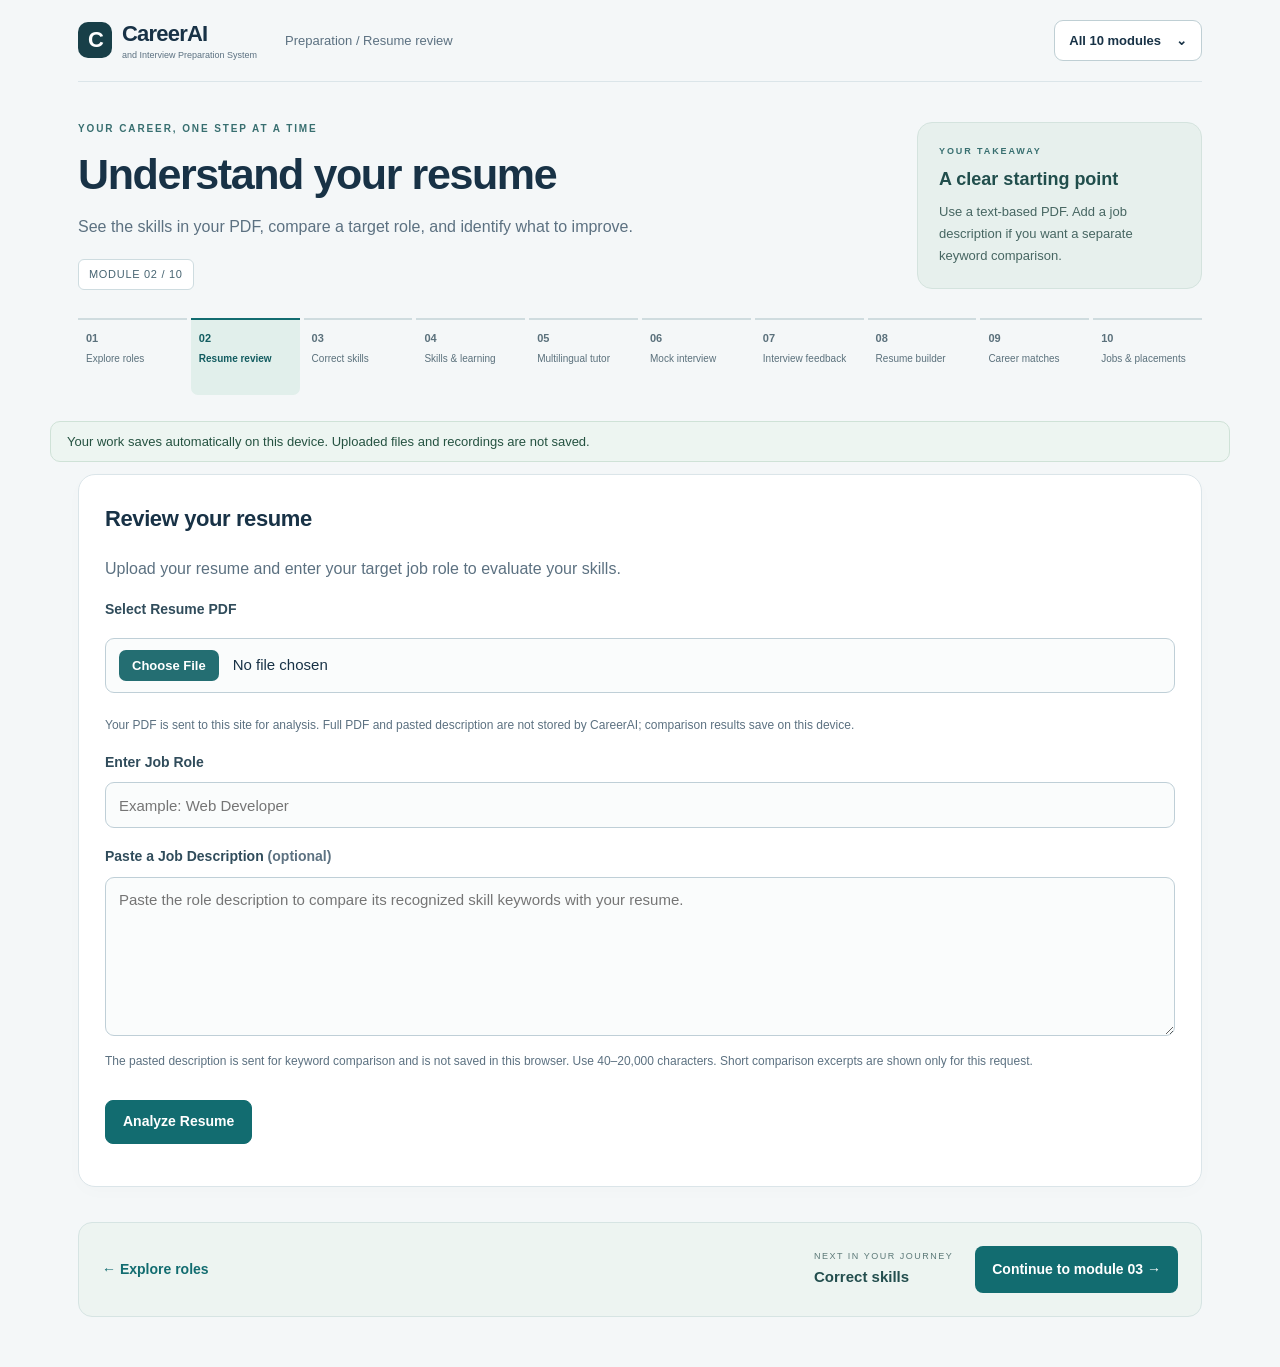
<file: resume_tools.html>
<!DOCTYPE html>
<html lang="en">
<head>
<meta name="careerai-api-base" content="https://careerai-project-vca7.onrender.com">
<meta charset="UTF-8">
<meta name="viewport" content="width=device-width, initial-scale=1.0">
<title>CareerAI and Interview Preparation System</title>

<style>
*{box-sizing:border-box}
:root{
  --bg:#080b1a;--panel:#111831;--panel2:#171f3e;
  --purple:#8b5cf6;--blue:#38bdf8;--text:#eef2ff;
  --muted:#a8b3d1;--border:rgba(148,163,255,.2);
}
body{
  margin:0;font-family:Arial,sans-serif;
  background:radial-gradient(ellipse at top,#20245a 0%,#0b1025 42%,var(--bg) 100%);
  color:var(--text);min-height:100vh;
}
header{
  text-align:center;padding:35px 20px;
  background:linear-gradient(135deg,#171b46,#38216b,#132b55);
  border-bottom:1px solid var(--border);
  box-shadow:0 12px 40px #0006;
}
header h1{margin:0;font-size:clamp(24px,4vw,36px);letter-spacing:.5px}
header p{color:#c4cafa;margin:12px 0 0}
.container{width:92%;max-width:1100px;margin:30px auto 60px}
.card{
  background:linear-gradient(145deg,rgba(24,33,65,.97),rgba(13,19,42,.97));
  border:1px solid var(--border);padding:26px;margin-bottom:24px;
  border-radius:18px;box-shadow:0 15px 35px #0005, inset 0 1px #ffffff0b;
  transition:transform .25s,border-color .25s,box-shadow .25s;
}
.card:hover{
  transform:translateY(-3px);
  border-color:rgba(139,92,246,.65);
  box-shadow:0 20px 42px #0007,0 0 22px #8b5cf622;
}
h2{color:#c4b5fd;margin-top:0}
h3{color:#93c5fd;margin-top:24px}
p{line-height:1.6}
label{font-weight:bold;display:block;margin-top:17px;margin-bottom:8px;color:#dbe4ff}
input[type=file],input[type=text],select,textarea{
  width:100%;padding:13px;border:1px solid #39466f;border-radius:10px;
  font-size:15px;background:#0b1229;color:var(--text);outline:none;
}
input:focus,select:focus,textarea:focus{
  border-color:var(--purple);box-shadow:0 0 0 3px #8b5cf626;
}
input[type=file]{cursor:pointer}
textarea{resize:vertical;min-height:150px;font-family:inherit;line-height:1.5}
button{
  background:linear-gradient(135deg,#8b5cf6,#6366f1);
  color:white;border:1px solid #a78bfa66;padding:12px 19px;
  border-radius:10px;cursor:pointer;font-size:15px;font-weight:bold;
  margin-top:16px;box-shadow:0 6px 18px #6366f133;
  transition:transform .2s,filter .2s;
}
button:hover{filter:brightness(1.15);transform:translateY(-2px)}
button:disabled{opacity:.6;cursor:wait;transform:none}
.career-btn{background:linear-gradient(135deg,#0ea5e9,#6366f1)}
.result-box{
  background:linear-gradient(135deg,#16264a,#20204b);
  border:1px solid #5263a6;padding:16px;margin-top:16px;border-radius:12px;
}
.skill{
  display:inline-block;background:#202952;color:#c4b5fd;
  border:1px solid #6655a566;padding:8px 12px;border-radius:20px;
  margin:5px;font-size:14px;
}
.missing{background:#401e38;color:#fda4af;border-color:#be456b66}
.recommendation{
  background:#121e3a;padding:15px;margin:10px 0;border-radius:11px;
  border-left:4px solid var(--blue);border-top:1px solid #ffffff0c;
}
.question{
  background:linear-gradient(145deg,#151f40,#10172f);
  border:1px solid var(--border);padding:18px;margin:15px 0;border-radius:13px;
}
.question-title{font-weight:bold;margin-bottom:12px;color:#e0e7ff}
.quiz-option{
  display:flex;align-items:center;gap:10px;background:#0c142b;
  border:1px solid #344165;padding:12px;margin:8px 0;
  border-radius:9px;cursor:pointer;font-weight:normal;transition:.2s;
}
.quiz-option:hover{background:#20234b;border-color:var(--purple)}
.quiz-option input[type=radio]{width:18px;height:18px;margin:0;accent-color:#8b5cf6}
.option-letter{font-weight:bold;color:#a78bfa;min-width:22px}
.career-result{
  background:linear-gradient(135deg,#172747,#252052);
  border:1px solid #6555a566;padding:14px;margin:9px 0;border-radius:10px;
}
.hidden{display:none!important}
.success{color:#4ade80;font-weight:bold}
.error{color:#fca5a5;font-weight:bold}
.score{font-size:23px;font-weight:bold;color:#c4b5fd}
#fileStatus,#analysisStatus{color:var(--muted)}
#skillGapNotice{border-color:#a78bfa88}
ul{padding-left:25px}
@media(max-width:600px){
  header{padding:26px 15px}
  .container{width:94%;margin:18px auto}
  .card{padding:19px;border-radius:14px}
  button{max-width:100%}
}
.privacy-note{margin:8px 0 14px;color:var(--muted);font-size:12px;line-height:1.5}
.comparison-note{color:var(--muted);font-size:14px}
.review-checks{list-style:none;padding:0}
.review-checks li{padding:10px 0;border-bottom:1px solid var(--border)}
.review-checks p{margin:4px 0 0;color:var(--muted)}
.keyword-evidence{margin-top:18px}
.keyword-evidence summary{cursor:pointer;color:#c4b5fd;padding:8px 0}
.keyword-evidence article{padding:10px 0;border-top:1px solid var(--border)}
.keyword-evidence blockquote{margin:6px 0 12px;padding:8px 12px;border-left:3px solid #6555a5;color:#dbe4ff;white-space:pre-wrap}
</style>
<style>
button,a,input,select,textarea{touch-action:manipulation}input,select,textarea{font-size:16px}button{min-height:44px}a:focus-visible,button:focus-visible,input:focus-visible,select:focus-visible,textarea:focus-visible{outline:3px solid #8c78ed;outline-offset:3px}img,video{max-width:100%}body{overflow-wrap:break-word}@media(max-width:600px){input,select,textarea{max-width:100%}.module-modal{padding:0!important}.module-shell{width:100%!important;height:100dvh!important;max-height:none!important;border-radius:0!important}.module-frame{min-height:0}button{white-space:normal}}@media print{.career-progress{display:none!important}}
</style><script>
window.CareerAI={read:function(k,d){try{return JSON.parse(localStorage.getItem(k))||d}catch(e){return d}},write:function(k,v){try{localStorage.setItem(k,JSON.stringify(v));return true}catch(e){return false}},role:function(){return this.read('careerAIProfile',{}).role||this.read('careerAIResumeAnalysis',{}).job_role||''},setRole:function(role){if(!role.trim())return;var p=this.read('careerAIProfile',{});p.role=role.trim();p.updatedAt=new Date().toISOString();this.write('careerAIProfile',p)}};
</script>
<script src="./career-api.js"></script>
<link rel="stylesheet" href="./career-ui.css">
<script src="./career-journey.js" defer></script>
</head>

<body>
<header>
<h1>CareerAI and Interview Preparation System</h1>
<p>Resume Analysis • Skill Gap • Learning • Skill Verification • Career Path</p>
</header>

<div class="container">

<div class="card" id="resumeAnalysisSection">
<h2>Review your resume</h2>
<p>Upload your resume and enter your target job role to evaluate your skills.</p>

<label for="resumeFile">Select Resume PDF</label>
<input type="file" id="resumeFile" accept=".pdf,application/pdf">
<p class="privacy-note">Your PDF is sent to this site for analysis. Full PDF and pasted description are not stored by CareerAI; comparison results save on this device.</p>

<label for="jobRole">Enter Job Role</label>
<input type="text" id="jobRole" placeholder="Example: Web Developer">

<label for="jobDescription">Paste a Job Description <span class="comparison-note">(optional)</span></label>
<textarea id="jobDescription" maxlength="20000" rows="6" placeholder="Paste the role description to compare its recognized skill keywords with your resume." aria-describedby="jobDescriptionNote"></textarea>
<p id="jobDescriptionNote" class="privacy-note">The pasted description is sent for keyword comparison and is not saved in this browser. Use 40–20,000 characters. Short comparison excerpts are shown only for this request.</p>

<button id="analyzeButton" onclick="analyzeResume()">Analyze Resume</button>
<p id="fileStatus"></p>
<p id="analysisStatus" aria-live="polite"></p>
</div>

<div id="skillGapNotice" class="card hidden">
<h2 id="noticeTitle">Skill Gap & Learning</h2>
<p id="skillGapMessage">Analyze your resume to see your results.</p>
<button onclick="goToResume()">Analyze My Resume</button>
</div>

<div id="analysisSection" class="card hidden">
<h2>Resume Analysis Results</h2>

<div class="result-box">
<p><strong>File:</strong> <span id="resultFile"></span></p>
<p><strong>Job Role:</strong> <span id="resultRole"></span></p>
<p><strong>Role skill match:</strong> <span id="matchPercentage"></span>%</p>
<p class="comparison-note">This compares detected skills with the selected role’s skill list. The optional pasted-description comparison appears separately below.</p>
</div>

<section id="resumeReviewSection" class="result-box hidden" aria-labelledby="resumeReviewTitle">
<h3 id="resumeReviewTitle">PDF readability &amp; common sections</h3>
<div id="resumeReviewContent"></div>
</section>

<section id="jobDescriptionMatchSection" class="result-box hidden" aria-labelledby="jobDescriptionMatchTitle">
<h3 id="jobDescriptionMatchTitle">Pasted job description · keyword comparison</h3>
<div id="jobDescriptionMatchContent"></div>
</section>

<h3>Required Skills</h3>
<div id="requiredSkills"></div>
<h3>Detected Skills</h3>
<div id="detectedSkills"></div>
<p><a href="correction_map.html">Wrong skill detected? Preview a correction →</a></p>
<h3>Skill Gap</h3>
<div id="skillGap"></div>
<h3>Learning Recommendations</h3>
<div id="learningRecommendations"></div>
</div>

<div class="card" id="careerPathSection">
<h2>Find a direction that interests you</h2>
<p>Answer these questions to explore career roles that may suit your interests.</p>

<label for="interest">What are you interested in?</label>
<select id="interest">
<option value="">Select</option>
<option value="coding">Coding</option><option value="data">Data</option>
<option value="ai">Artificial Intelligence</option>
<option value="security">Cyber Security</option><option value="design">Design</option>
<option value="business">Business</option><option value="marketing">Marketing</option>
<option value="cloud">Cloud</option>
</select>

<label for="workType">What type of work do you prefer?</label>
<select id="workType">
<option value="">Select</option><option value="building">Building Applications</option>
<option value="analysis">Analysis</option><option value="problem">Problem Solving</option>
<option value="creative">Creative Work</option><option value="communication">Communication</option>
</select>

<label for="skillPreference">Which skill area do you prefer?</label>
<select id="skillPreference">
<option value="">Select</option><option value="programming">Programming</option>
<option value="database">Database</option><option value="statistics">Statistics</option>
<option value="security">Security</option><option value="design">Design</option>
<option value="communication">Communication</option>
</select>

<label for="careerPreference">What type of career do you prefer?</label>
<select id="careerPreference">
<option value="">Select</option><option value="technical">Technical</option>
<option value="creative">Creative</option><option value="analytical">Analytical</option>
<option value="business">Business</option>
</select>

<button class="career-btn" onclick="findCareerPath()">Find My Career Path</button>
<div id="careerResults"></div>
</div>

<section class="card" id="skillsIntro">
<h2>From learning to practical decisions</h2>
<div class="skills-guide-grid"><div><h3>1 · Review your learning gaps</h3><p>Your saved resume analysis shows skills to work on. You can also practise without uploading a resume.</p></div><div><h3>2 · Try a workplace scenario</h3><p>Choose a skill below. After submitting, review what went well and why each answer is recommended.</p></div></div>
</section>
<div class="card" id="verificationSection">
<h2>Professional skill practice</h2>
<p>Five scenario questions per supported skill. This is a learning check, not a qualification or hiring assessment.</p>

<label for="verificationSkill">Select Skill</label>
<select id="verificationSkill"><option value="">Select a skill</option></select>

<button id="startSkillQuizButton" onclick="loadSkillQuestions()">Start scenario practice</button>
<div id="questionsContainer"></div>
<button id="submitQuizButton" class="hidden" onclick="submitSkillQuiz()">Submit Answers</button>
<div id="verificationResult" aria-live="polite"></div>
</div>

</div>

<script>
const BACKEND_URL = CareerAIAPI.origin;
document.getElementById("jobRole").addEventListener("keydown", function(event) {
    if (event.key === "Enter") {
        event.preventDefault();
        analyzeResume();
    }
});

document.addEventListener("DOMContentLoaded", function() {
    const params = new URLSearchParams(window.location.search);
    const feature = params.get("feature");

    if (feature === "skill-gap") showFeature("skill-gap");
    else if (feature === "verification") showFeature("verification");
    else if (feature === "career-path" || feature === "job-role") {
        document.getElementById("careerPathSection").scrollIntoView({behavior:"smooth"});
    } else if (feature === "resume") {
        goToResume();
    }
});

function showFeature(feature) {
    const analysis = document.getElementById("analysisSection");
    const notice = document.getElementById("skillGapNotice");
    const verification = document.getElementById("verificationSection");
    notice.classList.add("hidden");

    if (feature === "skill-gap") {
        if (!analysis.classList.contains("hidden")) {
            analysis.scrollIntoView({behavior:"smooth"});
        } else {
            document.getElementById("noticeTitle").textContent = "Skill Gap & Learning";
            document.getElementById("skillGapMessage").textContent =
                "Analyze your resume first to discover missing skills and learning recommendations.";
            notice.classList.remove("hidden");
            notice.scrollIntoView({behavior:"smooth"});
        }
    }

    if (feature === "verification") {
        if (!verification.classList.contains("hidden")) {
            verification.scrollIntoView({behavior:"smooth"});
        } else {
            document.getElementById("noticeTitle").textContent = "Skill Verification";
            document.getElementById("skillGapMessage").textContent =
                "Analyze your resume first. Your detected and missing skills will then be available for verification.";
            notice.classList.remove("hidden");
            notice.scrollIntoView({behavior:"smooth"});
        }
    }
}

function goToResume() {
    if (['skill-gap','verification'].includes(new URLSearchParams(location.search).get('feature'))) {
        location.assign((document.querySelector('meta[name="careerai-api-base"]') ? './resume_tools.html' : './resume_tools.html')+'?feature=resume');
        return;
    }
    document.getElementById("resumeAnalysisSection").scrollIntoView({behavior:"smooth"});
}


function showResumeQuality(data){
 let box=document.getElementById('resumeQuality');if(!box){box=document.createElement('section');box.id='resumeQuality';box.className='result-box';document.getElementById('analysisSection').append(box)}box.replaceChildren();
 const q=data.quality_feedback;if(!q)return;const h=document.createElement('h3');h.textContent='Strengthen your resume';box.append(h);
 const list=document.createElement('ul');Object.entries(q.sections||{}).forEach(([name,found])=>{const li=document.createElement('li');li.textContent=(found?'✓ Found: ':'○ Check: ')+name;list.append(li)});(q.improvements||[]).forEach(t=>{const li=document.createElement('li');li.textContent=t;list.append(li)});box.append(list);const note=document.createElement('p');note.textContent=q.note;box.append(note);
 const links=document.createElement('p');for(const [url,title] of [['interview_practice.html','Practise this role'],['resume_builder.html','Improve my resume']]){const a=document.createElement('a');a.href=url;a.textContent=title;a.style.marginRight='20px';links.append(a)}box.append(links);
}

function appendResultText(parent, tag, text, className) {
    const element = document.createElement(tag);
    element.textContent = text;
    if (className) element.className = className;
    parent.append(element);
    return element;
}

function displayResumeReview(review) {
    const section = document.getElementById("resumeReviewSection");
    const content = document.getElementById("resumeReviewContent");
    content.replaceChildren();
    section.classList.toggle("hidden", !review);
    if (!review) return;

    const checks = Array.isArray(review.checks) ? review.checks : [];
    const passed = Number.isInteger(review.passed_count) ? review.passed_count : checks.filter(check => check.passed === true).length;
    const total = Number.isInteger(review.total_checks) ? review.total_checks : checks.length;
    appendResultText(content, "p", passed + " of " + total + " basic checks passed.");
    const list = document.createElement("ul");
    list.className = "review-checks";
    checks.forEach(check => {
        const item = document.createElement("li");
        appendResultText(item, "strong", (check.passed === true ? "✓ Found: " : "○ Check: ") + (check.label || "Resume check"));
        if (check.detail) appendResultText(item, "p", check.detail);
        list.append(item);
    });
    content.append(list);
    appendResultText(content, "p", review.note || "These checks inspect extracted text and common section labels. They do not guarantee how a hiring system reads the PDF layout.", "comparison-note");
}

function displayJobDescriptionMatch(comparison) {
    const section = document.getElementById("jobDescriptionMatchSection");
    const content = document.getElementById("jobDescriptionMatchContent");
    content.replaceChildren();
    section.classList.toggle("hidden", !comparison);
    if (!comparison) return;

    const recognized = Array.isArray(comparison.recognized_skills) ? comparison.recognized_skills : [];
    const matched = Array.isArray(comparison.matched_skills) ? comparison.matched_skills : [];
    const missing = Array.isArray(comparison.missing_skills) ? comparison.missing_skills : [];
    const matchedCount = Number.isInteger(comparison.matched_count) ? comparison.matched_count : matched.length;
    const total = Number.isInteger(comparison.total_recognized) ? comparison.total_recognized : recognized.length;
    const percentage = typeof comparison.coverage_percentage === "number" && Number.isFinite(comparison.coverage_percentage) ? comparison.coverage_percentage : null;
    appendResultText(content, "p", percentage === null
        ? "Keyword coverage unavailable · " + matchedCount + " of " + total + " recognized job-description skill keywords found in the resume."
        : "Keyword coverage: " + percentage + "% · " + matchedCount + " of " + total + " recognized job-description skill keywords found in the resume.", "score");
    appendResultText(content, "p", "Based on text extracted from the uploaded PDF. Skill-list corrections do not change this PDF comparison; analyse an updated PDF to compare again.", "comparison-note");
    appendResultText(content, "p", "Only recognized skill keywords in the pasted description form this denominator. This comparison is separate from the role skill match above.", "comparison-note");

    [["Matched keywords", matched, false], ["Keywords not found in the resume", missing, true]].forEach(([title, terms, isMissing]) => {
        appendResultText(content, "h4", title);
        const group = document.createElement("div");
        if (!terms.length) appendResultText(group, "p", isMissing ? "No missing recognized keywords." : "No matching recognized keywords.");
        terms.forEach(term => appendResultText(group, "span", term, isMissing ? "skill missing" : "skill"));
        content.append(group);
    });
    if (comparison.method) appendResultText(content, "p", "Method: " + comparison.method, "comparison-note");
    appendResultText(content, "p", comparison.limitations || "Keyword presence does not assess experience level, context, overall job fit, or hiring-system compatibility.", "comparison-note");

    const evidence = Array.isArray(comparison.keyword_evidence) ? comparison.keyword_evidence : [];
    if (evidence.length) {
        const details = document.createElement("details");
        details.className = "keyword-evidence";
        appendResultText(details, "summary", "View keyword evidence excerpts");
        evidence.forEach(entry => {
            const article = document.createElement("article");
            appendResultText(article, "h4", entry.skill || "Keyword");
            appendResultText(article, "strong", "Pasted job description");
            appendResultText(article, "blockquote", entry.job_description_excerpt || "No excerpt available.");
            appendResultText(article, "strong", "Resume");
            appendResultText(article, "blockquote", entry.resume_excerpt || "This keyword was not found in the extracted resume text.");
            details.append(article);
        });
        content.append(details);
        appendResultText(content, "p", "These short excerpts are visible for this request only and are not saved with your results.", "comparison-note");
    } else if (!Object.prototype.hasOwnProperty.call(comparison, "keyword_evidence")) {
        appendResultText(content, "p", "Saved comparison results exclude PDF and job-description excerpts. Analyze again with your PDF and pasted description to view them.", "comparison-note");
    }
}

function analysisMetadataForStorage(data) {
    const saved = {...data};
    if (data.job_description_match) {
        saved.job_description_match = {...data.job_description_match};
        delete saved.job_description_match.keyword_evidence;
    }
    return saved;
}

const savedRole=CareerAI.role();if(savedRole&&!document.getElementById('jobRole').value)document.getElementById('jobRole').value=savedRole;
document.getElementById('jobRole').addEventListener('change',e=>CareerAI.setRole(e.target.value));

async function analyzeResume() {
    const fileInput = document.getElementById("resumeFile");
    const jobRoleInput = document.getElementById("jobRole");
    const file = fileInput.files[0];
    const jobRole = jobRoleInput.value.trim();
    const jobDescription = document.getElementById("jobDescription").value.trim();
    const status = document.getElementById("analysisStatus");
    const button = document.getElementById("analyzeButton");

    if (button.disabled) return;
    if (!file) { alert("Please select a PDF resume."); return; }
    if (!file.name.toLowerCase().endsWith(".pdf")) {
        alert("Please select a PDF file."); return;
    }
    if (file.size > 10 * 1024 * 1024) { alert("Please select a PDF no larger than 10 MB."); return; }
    if (!jobRole) { alert("Please enter the job role."); return; }
    if (jobDescription && jobDescription.length < 40) { alert("Please paste at least 40 characters of the job description, or leave it blank."); return; }
    if (jobDescription.length > 20000) { alert("Please keep the job description within 20,000 characters."); return; }

    const formData = new FormData();
    formData.append("resume", file);
    formData.append("job_role", jobRole);
    if (jobDescription) formData.append("job_description", jobDescription);
    status.textContent = jobDescription ? "Uploading and analyzing your resume, then comparing the pasted job description..." : "Uploading and analyzing your resume...";
    status.className = "";
    button.disabled = true;
    const startedAt = Date.now();
    const loadingInterval = setInterval(() => {
        if (Date.now() - startedAt >= 12000) {
            status.textContent = "Server may be waking... Your request is still in progress. Keep this page open.";
        }
    }, 1000);

    try {
        const response = await fetch(BACKEND_URL + "/analyze", {
            method:"POST", body:formData
        });
        const data = await response.json();

        if (!response.ok || data.status !== "success") {
            status.textContent = data.message || "Resume analysis failed.";
            status.className = "error";
            return;
        }

        status.textContent = "Resume analyzed successfully!";
        status.className = "success";
        document.getElementById("analysisSection").classList.remove("hidden");
        document.getElementById("skillGapNotice").classList.add("hidden");
        document.getElementById("resultFile").textContent = data.file_name || file.name;
        document.getElementById("resultRole").textContent = data.job_role || jobRole;
        document.getElementById("matchPercentage").textContent = data.match_percentage ?? 0;

        displaySkills("requiredSkills", data.required_skills || []);
        displaySkills("detectedSkills", data.detected_skills || []);
        displaySkillGap(data.skill_gap || []);
        displayRecommendations(data.learning_recommendations || []);
        displayResumeReview(data.resume_review || null);
        displayJobDescriptionMatch(data.job_description_match || null);

        setupSkillVerification([...(data.detected_skills || []), ...(data.skill_gap || [])]);
        const savedData = analysisMetadataForStorage(data);
        try { sessionStorage.setItem("resumeAnalysisData", JSON.stringify(savedData)); } catch (_) {}
        const persisted = CareerAI.write("careerAIResumeAnalysis", savedData);
        CareerAI.setRole(data.job_role || ""); showResumeQuality(data);
        if (!persisted) {
            status.textContent = "Analysis is ready below. Browser storage is unavailable or full, so these results could not be saved on this device.";
            status.className = "error";
        }
    } catch (error) {
        console.error(error);
        status.textContent = "The server could not finish the request. It may be waking up. Please wait a minute and try again; your previous results are unchanged.";
        status.className = "error";
    } finally {
        clearInterval(loadingInterval);
        button.disabled = false;
    }
}

function restoreAnalysis() {
    let saved = null;
    try { saved = sessionStorage.getItem("resumeAnalysisData"); } catch (_) {}
    if (!saved) { try { saved = localStorage.getItem("careerAIResumeAnalysis"); } catch (_) {} }
    if (!saved) return;
    try {
        const data = analysisMetadataForStorage(JSON.parse(saved));
        try { sessionStorage.setItem("resumeAnalysisData", JSON.stringify(data)); } catch (_) {}
        CareerAI.write("careerAIResumeAnalysis", data);
        CareerAI.setRole(data.job_role || ""); showResumeQuality(data);
        document.getElementById("analysisSection").classList.remove("hidden");
        document.getElementById("resultFile").textContent = data.file_name || "";
        document.getElementById("resultRole").textContent = data.job_role || "";
        document.getElementById("matchPercentage").textContent = data.match_percentage ?? 0;
        displaySkills("requiredSkills", data.required_skills || []);
        displaySkills("detectedSkills", data.detected_skills || []);
        displaySkillGap(data.skill_gap || []);
        displayRecommendations(data.learning_recommendations || []);
        displayResumeReview(data.resume_review || null);
        displayJobDescriptionMatch(data.job_description_match || null);
        setupSkillVerification([...(data.detected_skills || []), ...(data.skill_gap || [])]);
    } catch (error) {
        console.error("Could not restore saved analysis", error);
    }
}
restoreAnalysis();

function displaySkills(elementId, skills) {
    const container = document.getElementById(elementId);
    container.innerHTML = "";
    if (!skills.length) { container.textContent = "No skills detected."; return; }
    skills.forEach(skill => {
        const span = document.createElement("span");
        span.className = "skill";
        span.textContent = skill;
        container.appendChild(span);
    });
}

function displaySkillGap(skills) {
    const container = document.getElementById("skillGap");
    container.innerHTML = "";
    if (!skills.length) {
        const p = document.createElement("p");
        p.className = "success";
        p.textContent = "No major skill gap found.";
        container.appendChild(p);
        return;
    }
    skills.forEach(skill => {
        const span = document.createElement("span");
        span.className = "skill missing";
        span.textContent = skill;
        container.appendChild(span);
    });
}

function displayRecommendations(recommendations) {
    const container = document.getElementById("learningRecommendations");
    container.innerHTML = "";
    if (!recommendations.length) {
        container.textContent = "No learning recommendations available.";
        return;
    }
    recommendations.forEach(item => {
        const div = document.createElement("div");
        div.className = "recommendation";
        const title = document.createElement("strong");
        title.textContent = item.skill || "Recommended skill";
        const description = document.createElement("p");
        description.textContent = item.recommendation || "";
        div.append(title, description);
        container.appendChild(div);
    });
}

function findCareerPath() {
    const interest = document.getElementById("interest").value;
    const workType = document.getElementById("workType").value;
    const skillPreference = document.getElementById("skillPreference").value;
    const careerPreference = document.getElementById("careerPreference").value;

    if (!interest || !workType || !skillPreference || !careerPreference) {
        alert("Please answer all questions."); return;
    }

    let careers = [];
    if (interest === "coding" || skillPreference === "programming")
        careers.push("Software Developer", "Full Stack Developer");
    if (interest === "data" || skillPreference === "statistics")
        careers.push("Data Analyst", "Data Scientist");
    if (interest === "ai") careers.push("AI Engineer", "Machine Learning Engineer");
    if (interest === "security" || skillPreference === "security")
        careers.push("Cyber Security Analyst");
    if (interest === "design" || skillPreference === "design") careers.push("UI/UX Designer");
    if (interest === "business" || careerPreference === "business") careers.push("Business Analyst");
    if (interest === "marketing") careers.push("Digital Marketing Specialist");
    if (interest === "cloud") careers.push("Cloud Engineer", "DevOps Engineer");
    if (workType === "analysis" || careerPreference === "analytical")
        careers.push("Data Analyst", "Business Analyst");
    if (workType === "problem") careers.push("Software Developer", "Cyber Security Analyst");
    if (workType === "creative" || careerPreference === "creative") careers.push("UI/UX Designer");
    if (workType === "building") careers.push("Software Developer");

    careers = [...new Set(careers)].slice(0, 5);
    const container = document.getElementById("careerResults");
    container.innerHTML = "";
    const heading = document.createElement("h3");
    heading.textContent = "Suggested Career Paths";
    container.appendChild(heading);

    careers.forEach(career => {
        const div = document.createElement("div");
        div.className = "career-result";
        div.textContent = career;
        const choose = document.createElement('button');
        choose.type = 'button';
        choose.className = 'role-select-button';
        choose.textContent = 'Prepare for this role →';
        choose.addEventListener('click', function () {
            CareerAI.setRole(career);
            location.assign((document.querySelector('meta[name="careerai-api-base"]') ? './resume_tools.html' : './resume_tools.html') + '?feature=resume&role='+encodeURIComponent(career));
        });
        div.append(choose);
        container.appendChild(div);
    });
}

function setupSkillVerification(skills) {
    const section = document.getElementById("verificationSection");
    const dropdown = document.getElementById("verificationSkill");
    const selected = dropdown.value;
    dropdown.innerHTML = '<option value="">Select a skill</option>';
    const supported = ['Python','SQL','HTML','CSS','JavaScript','Java','Git','React','DBMS','Machine Learning','Blockchain','Networking','Linux','Cyber Security','Cryptography','Ethical Hacking','Security Tools'];
    skills = [...new Set([...skills.filter(skill => supported.includes(skill)), ...supported])];
    skills.forEach(skill => {
        const option = document.createElement("option");
        option.value = skill;
        option.textContent = skill;
        dropdown.appendChild(option);
    });
    if (skills.length) section.classList.remove("hidden");
    if (skills.includes(selected)) dropdown.value = selected;
}

let currentQuestionVersion = null;
let skillLoadVersion = 0;
document.getElementById('verificationSkill').addEventListener('change', function () {
    skillLoadVersion++;
    currentQuestions = [];
    currentSkill = '';
    document.getElementById('questionsContainer').replaceChildren();
    document.getElementById('verificationResult').replaceChildren();
    document.getElementById('submitQuizButton').classList.add('hidden');
});

async function loadSkillQuestions() {
    const skill = document.getElementById("verificationSkill").value;
    if (!skill) { alert("Please select a skill."); return; }
    const requestVersion = ++skillLoadVersion;
    const start = document.getElementById('startSkillQuizButton');
    start.disabled = true;
    currentQuestions = [];
    currentSkill = skill;
    document.getElementById("questionsContainer").textContent = "Loading questions...";
    document.getElementById("verificationResult").innerHTML = "";
    document.getElementById("submitQuizButton").classList.add("hidden");

    try {
        const response = await fetch(BACKEND_URL + "/skill-questions", {
            method:"POST",
            headers:{"Content-Type":"application/json"},
            body:JSON.stringify({skill:skill})
        });
        const data = await response.json();
        if (requestVersion !== skillLoadVersion) return;
        if (!response.ok || data.status !== "success") {
            document.getElementById("questionsContainer").textContent =
                data.message || "Could not load questions.";
            return;
        }
        currentQuestions = data.questions || [];
        currentQuestionVersion = data.bank_version || null;
        displayQuestions(currentQuestions);
        if (currentQuestions.length) document.getElementById("submitQuizButton").classList.remove("hidden");
    } catch (error) {
        console.error(error);
        if (requestVersion === skillLoadVersion) document.getElementById("questionsContainer").textContent =
            "The practice server could not be reached. Keep your selection and try again in a moment.";
    } finally {
        start.disabled = false;
    }
}

function displayQuestions(questions) {
    const container = document.getElementById("questionsContainer");
    container.innerHTML = "";
    const letters = ["A","B","C","D"];

    questions.forEach((question, questionIndex) => {
        const questionDiv = document.createElement("div");
        questionDiv.className = "question";
        const meta = document.createElement('p');
        meta.className = 'quiz-meta';
        meta.textContent = [question.topic, question.difficulty].filter(Boolean).join(' · ');
        questionDiv.append(meta);
        const title = document.createElement("div");
        title.className = "question-title";
        title.textContent = (questionIndex + 1) + ". " + question.question;
        questionDiv.appendChild(title);

        (question.options || []).forEach((option, optionIndex) => {
            const label = document.createElement("label");
            label.className = "quiz-option";
            const radio = document.createElement("input");
            radio.type = "radio";
            radio.name = "question_" + questionIndex;
            radio.value = option;
            const letter = document.createElement("span");
            letter.className = "option-letter";
            letter.textContent = (letters[optionIndex] || "") + ")";
            const optionText = document.createElement("span");
            optionText.textContent = option;
            label.append(radio, letter, optionText);
            questionDiv.appendChild(label);
        });
        container.appendChild(questionDiv);
    });
}

async function submitSkillQuiz() {
    if (!currentQuestions.length || !currentSkill) return;
    const submitButton = document.getElementById('submitQuizButton');
    if (submitButton.disabled) return;
    const submittedSkill = currentSkill;
    const submittedVersion = skillLoadVersion;
    const answers = [];
    for (let i = 0; i < currentQuestions.length; i++) {
        const selected = document.querySelector('input[name="question_' + i + '"]:checked');
        if (!selected) { alert("Please answer question " + (i + 1) + "."); return; }
        answers.push(selected.value);
    }

    submitButton.disabled = true;
    try {
        const response = await fetch(BACKEND_URL + "/verify-skill", {
            method:"POST",
            headers:{"Content-Type":"application/json"},
            body:JSON.stringify({skill:submittedSkill, answers:answers, bank_version:currentQuestionVersion})
        });
        const data = await response.json();
        if (submittedVersion !== skillLoadVersion) return;
        if (!response.ok || data.status !== "success") {
            document.getElementById("verificationResult").textContent =
                data.message || "Could not verify skill.";
            return;
        }

        const result = document.getElementById("verificationResult");
        let savedQuizResults = {};
        try { savedQuizResults = JSON.parse(localStorage.getItem("careerAIVerifiedSkills") || "{}"); } catch (_) {}
        savedQuizResults[data.skill] = {
            skill: data.skill,
            score: data.score,
            total: data.total,
            percentage: data.percentage,
            result: data.result,
            savedAt: new Date().toISOString()
        };
        const saved = CareerAI.write("careerAIVerifiedSkills", savedQuizResults);
        result.innerHTML = "";
        const box = document.createElement("div");
        box.className = "result-box";
        const heading = document.createElement("h3");
        heading.textContent = "Your scenario practice result";
        const skill = document.createElement("p");
        skill.textContent = "Skill: " + data.skill;
        const score = document.createElement("p");
        score.className = "score";
        score.textContent = data.score + " / " + data.total;
        const percentage = document.createElement("p");
        percentage.textContent = "Percentage: " + data.percentage + "%";
        const outcome = document.createElement("p");
        outcome.textContent = "Result: " + data.result;
        box.append(heading, skill, score, percentage, outcome);
        const note = document.createElement('p');
        note.className = 'comparison-note';
        note.textContent = 'Equal weight per question. This short quiz checks these scenarios only; it does not certify job readiness.' + (saved ? '' : ' Your result is visible here, but browser storage could not save it.');
        box.append(note);
        (data.feedback || []).forEach(function (item, index) {
            const entry = document.createElement('section');
            entry.className = 'quiz-review-item';
            appendResultText(entry, 'h4', (index+1)+'. '+item.question);
            appendResultText(entry, 'p', item.correct ? '✓ Correct decision' : 'Review this decision', item.correct ? 'quiz-correct' : 'quiz-incorrect');
            appendResultText(entry, 'p', 'Your answer: '+String(item.selected_answer || 'Not answered'));
            appendResultText(entry, 'p', 'Recommended answer: '+String(item.correct_answer || ''));
            appendResultText(entry, 'p', String(item.explanation || ''));
            box.append(entry);
        });
        result.appendChild(box);
    } catch (error) {
        console.error(error);
        document.getElementById("verificationResult").textContent =
            "The practice server could not return your result. Your selections are still here; try submitting again.";
    } finally {
        submitButton.disabled = false;
    }
}
</script>





<script data-career-drafts>
(function(){
const page=location.pathname.split('/').pop()||'dashboard.html';if(page==='dashboard.html')return;
const key='careerAIAutosave:'+(page==='resume_tools.html'?'index.html':page);let restoring=false,cleared=false,timer;
const fields=()=>[...document.querySelectorAll('input[id],select[id],textarea[id]')].filter(e=>e.id!=='jobDescription'&&!['file','password','hidden'].includes(e.type));
function save(){if(restoring||cleared)return true;const data={savedAt:new Date().toISOString(),fields:{},scrollY:scrollY,module:new URLSearchParams(location.search).get('feature')||'resume'};fields().forEach(e=>data.fields[e.id]={value:e.value,checked:e.checked});
if(page==='tutor.html'){data.tutor={lesson:activeLessonId,quizScore,quizAttempts,panel:window.tutorPanel||'lessonCard'};['speechResult','practiceFeedback','correction','quizResult'].forEach(id=>{const el=document.getElementById(id);if(el)data[id]={text:el.textContent,visible:getComputedStyle(el).display!=='none'};});}
if(page==='interview_practice.html'){data.interview={questions,mainIndex,followUpPending,answers,inProgress:active||!!document.getElementById('resumeSavedInterview'),aiMode,question:document.getElementById('avatarQuestion').textContent,conversation:[...document.querySelectorAll('#conversation .bubble')].map(e=>({speaker:e.querySelector('.speaker').textContent,text:e.lastElementChild.textContent}))};}
if(page==='resume_builder.html'){const view=document.getElementById('preview');if(!view.querySelector('.empty'))data.preview=[...view.childNodes].map(serializePreview);const draft={};draftFields.forEach(id=>draft[id]=document.getElementById(id).value);draft.skills=confirmedSkills().join(', ');draft.photo=photoData;draft.savedAt=data.savedAt;if(!CareerAI.write('careerAIResumeDraft',draft))return false;}
if(page==='resume_tools.html')data.quizAnswers=[...document.querySelectorAll('#questionsContainer input:checked')].map(e=>({name:e.name,value:e.value}));
const ok=CareerAI.write(key,data);const label=document.getElementById('draftSaveStatus');if(label)label.textContent=ok?'Draft saved on this device · '+new Date().toLocaleTimeString([], {hour:'2-digit',minute:'2-digit'}):'Draft could not be saved: browser storage is unavailable or full.';return ok;}
function serializePreview(node){if(node.nodeType===3)return {text:node.textContent};if(node.nodeType!==1)return null;return {tag:node.tagName,classes:node.className,children:[...node.childNodes].map(serializePreview).filter(Boolean)};}
function restorePreview(item){if(typeof item.text==='string')return document.createTextNode(item.text);const allowed=['DIV','HEADER','H1','H2','H3','P','UL','OL','LI','SPAN','IMG','BR','B','STRONG','EM'];if(!allowed.includes(item.tag))return document.createTextNode('');const el=document.createElement(item.tag);if(typeof item.classes==='string')el.className=item.classes;if(item.tag==='IMG'){if(/^data:image\/(jpeg|png|webp);base64,/.test(photoData)){el.src=photoData;el.alt='Profile photo';}}else(item.children||[]).forEach(x=>el.append(restorePreview(x)));return el;}
window.CareerAIDrafts={save};
if(page==='resume_builder.html')document.getElementById('deleteDraft').onclick=()=>{if(!confirm('Clear the saved resume draft and its form on this device?'))return;cleared=true;draftFields.forEach(id=>document.getElementById(id).value=id==='template'?'classic':'');photoData='';document.getElementById('resumePhoto').value='';document.getElementById('preview').replaceChildren();const empty=document.createElement('div');empty.className='empty';empty.textContent='Fill in your details and create a preview.';document.getElementById('preview').append(empty);document.getElementById('qualityChecks').hidden=true;localStorage.removeItem('careerAIResumeDraft');localStorage.removeItem(key);document.getElementById('draftSaveStatus').textContent='Saved resume draft cleared.';};
const strip=document.createElement('aside');strip.className='draft-status';strip.style.cssText='padding:10px 16px;margin:12px auto;max-width:1180px;background:#edf5f1;border:1px solid #cfe2d7;border-radius:10px;color:#255241;font:13px/1.5 Segoe UI,sans-serif';const label=document.createElement('span');label.id='draftSaveStatus';label.textContent='Your work saves automatically on this device. Uploaded files and recordings are not saved.';strip.append(label);document.body.insertBefore(strip,document.body.firstChild);
const saved=CareerAI.read(key,null);
if(saved){restoring=true;
// Restore selectors before rebuilding dynamic lesson content, then restore typed work.
for(const [id,item] of Object.entries(saved.fields||{})){const el=document.getElementById(id);if(el&&el.tagName==='SELECT'&&[...el.options].some(o=>o.value===item.value))el.value=item.value;}
if(page==='tutor.html'&&saved.tutor){activeLessonId=saved.tutor.lesson;filterLessons();changeLanguage();quizScore=saved.tutor.quizScore||0;quizAttempts=saved.tutor.quizAttempts||0;document.getElementById('score').textContent='Score: '+quizScore+' / '+quizAttempts;if(window.showTutorPanel)showTutorPanel(saved.tutor.panel||'lessonCard');}
for(const [id,item] of Object.entries(saved.fields||{})){const el=document.getElementById(id);if(!el||el.type==='file'||id==='jobDescription')continue;if(el.tagName!=='SELECT'){el.value=item.value??'';if(['checkbox','radio'].includes(el.type))el.checked=!!item.checked;}}
if(page==='resume_builder.html'&&saved.preview){const view=document.getElementById('preview');view.dataset.template=document.getElementById('template').value;view.replaceChildren(...saved.preview.map(restorePreview));if(view.firstElementChild)view.firstElementChild.contentEditable='true';showQualityChecks();}
if(page==='tutor.html'){['speechResult','practiceFeedback','correction','quizResult'].forEach(id=>{const state=saved[id];if(state){const el=document.getElementById(id);el.textContent=state.text;if(state.visible)el.style.display='block';}});}
if(page==='interview_practice.html'&&saved.interview){const d=saved.interview;const safe=d.questions&&d.questions.length&&Number.isInteger(d.mainIndex)&&d.mainIndex>=0&&d.mainIndex<d.questions.length;
if(safe&&!d.aiMode){questions=d.questions;mainIndex=d.mainIndex;followUpPending=!!d.followUpPending;answers=d.answers||[];aiMode=false;document.getElementById('conversation').replaceChildren();(d.conversation||[]).forEach(item=>addMessage(item.speaker,item.text));document.getElementById('avatarQuestion').textContent=d.question||questions[mainIndex].q;lastSpokenQuestion=d.question||questions[mainIndex].q;
if(d.inProgress){const resume=document.createElement('button');resume.type='button';resume.id='resumeSavedInterview';resume.textContent='▶ Resume saved interview';resume.onclick=async()=>{active=true;setSetupLocked(true);document.getElementById('answerText').disabled=false;document.getElementById('sendButton').disabled=false;document.getElementById('recordButton').disabled=!recognitionAvailable();document.getElementById('endButton').disabled=false;document.getElementById('startButton').disabled=true;resume.remove();if(document.getElementById('useCamera').checked)await startCamera(false);setTurnStatus('Question '+(mainIndex+1)+' of '+questions.length+(followUpPending?' · follow-up':''));speak(lastSpokenQuestion);};document.getElementById('startButton').before(resume);document.getElementById('startButton').textContent='Start a new interview';document.getElementById('setupStatus').textContent='Saved interview found. Resume from your last question, or start a new round.';}
}else if(d.aiMode){document.getElementById('setupStatus').textContent='Your typed draft is restored. Start a new AI session to continue; connected sessions may expire.';}}
if(page==='resume_tools.html'&&saved.fields?.verificationSkill?.value&&saved.quizAnswers?.length){loadSkillQuestions().then(()=>{saved.quizAnswers.forEach(a=>{const input=[...document.querySelectorAll('#questionsContainer input')].find(e=>e.name===a.name&&e.value===a.value);if(input)input.checked=true;});});}
requestAnimationFrame(()=>window.scrollTo(0,saved.module===(new URLSearchParams(location.search).get('feature')||'resume')?(Number(saved.scrollY)||0):0));restoring=false;label.textContent='Draft restored from '+new Date(saved.savedAt).toLocaleString()+'. Your camera and microphone stay off until you resume.';}
document.addEventListener('input',()=>{cleared=false;clearTimeout(timer);timer=setTimeout(save,300)});document.addEventListener('change',()=>{cleared=false;save()});document.addEventListener('click',()=>{clearTimeout(timer);timer=setTimeout(save,350)});window.addEventListener('pagehide',save);window.addEventListener('beforeunload',save);document.addEventListener('visibilitychange',()=>{if(document.visibilityState==='hidden')save()});
})();
</script>

<script src="correction-support.js"></script>
</body>
</html>
</file>
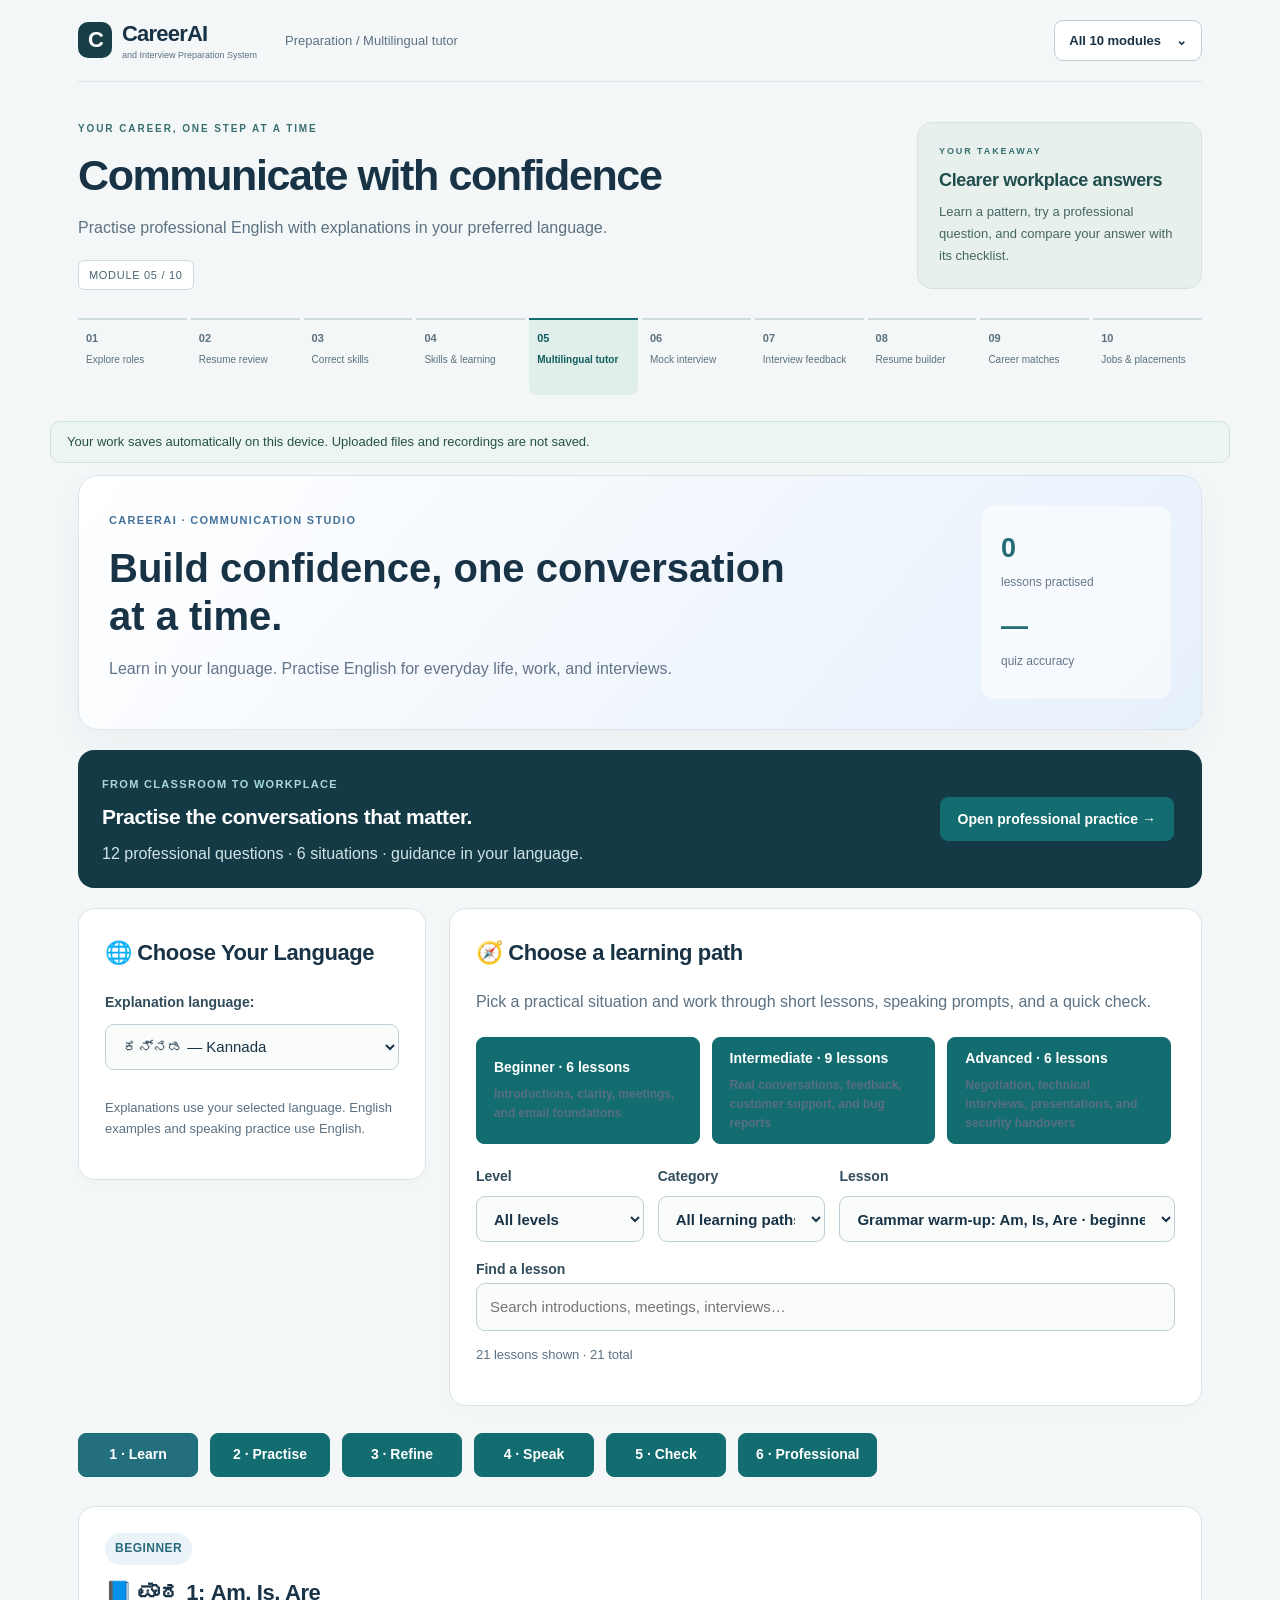
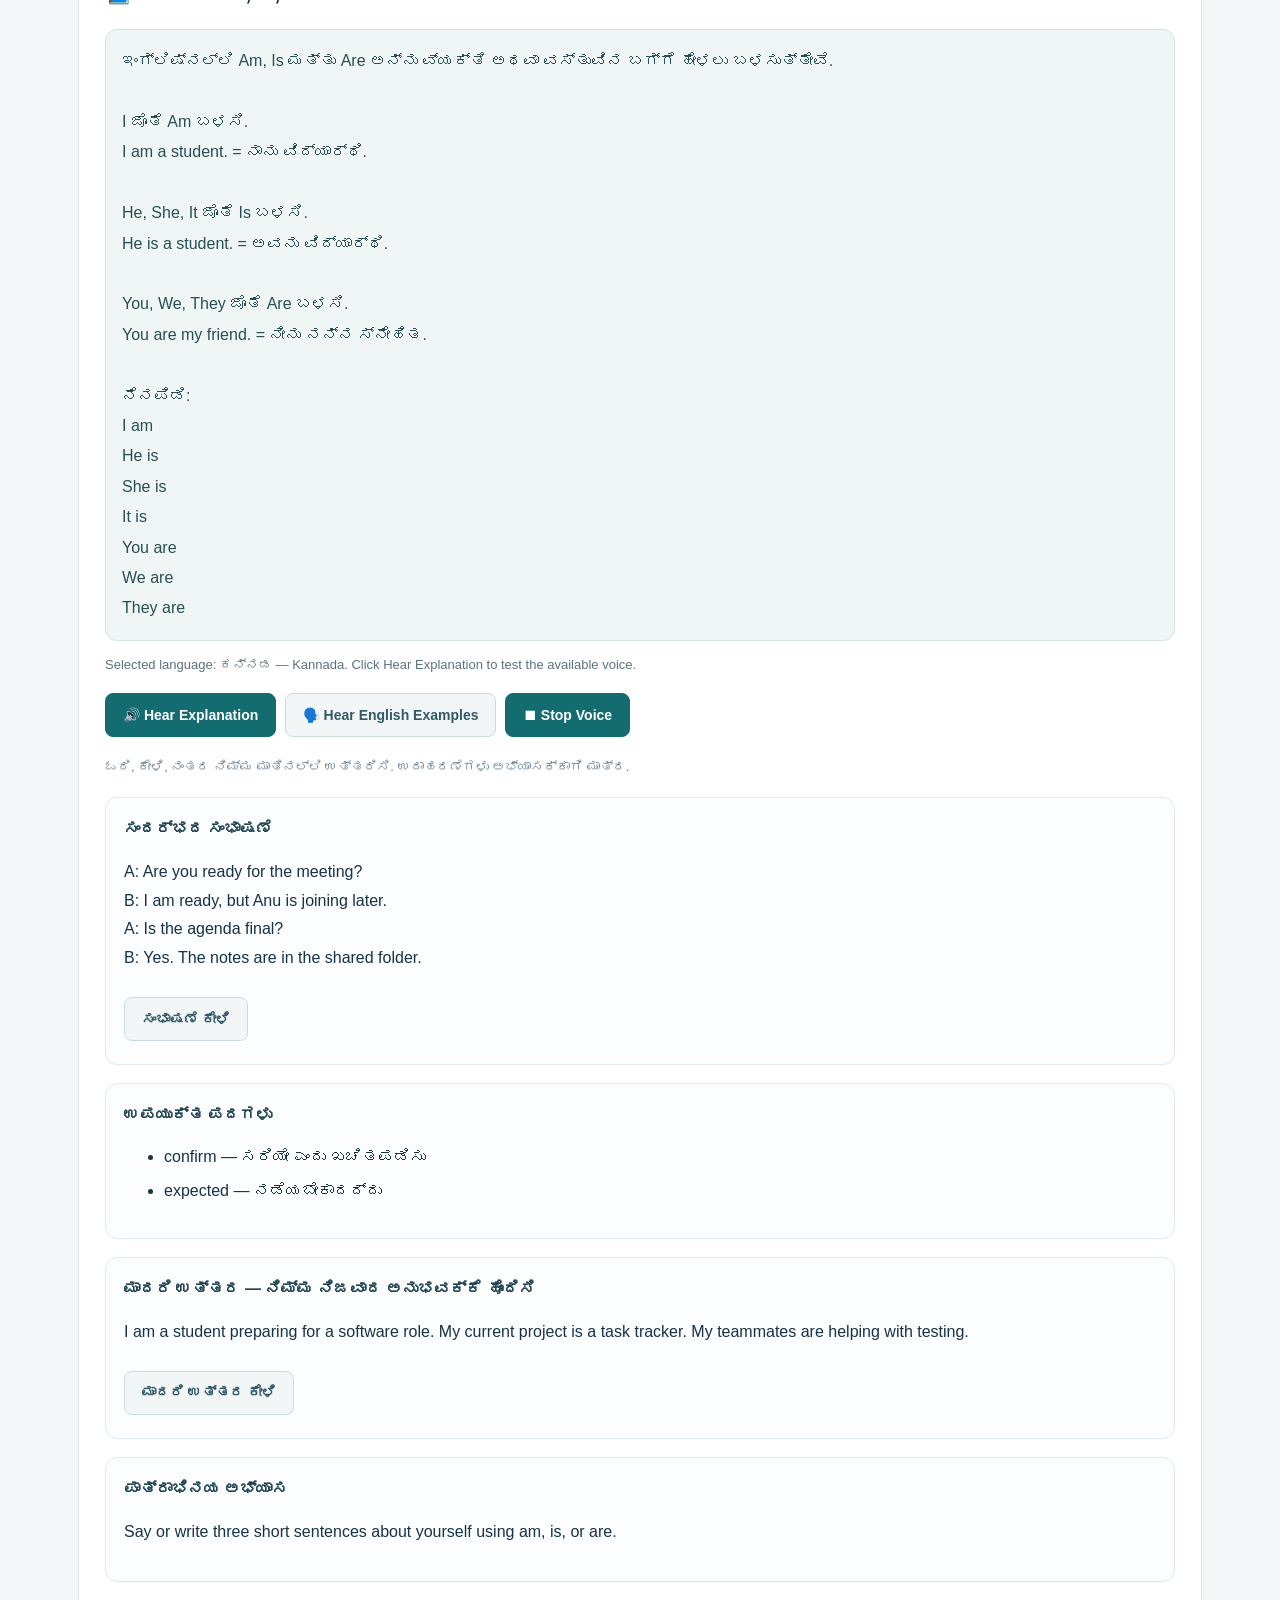
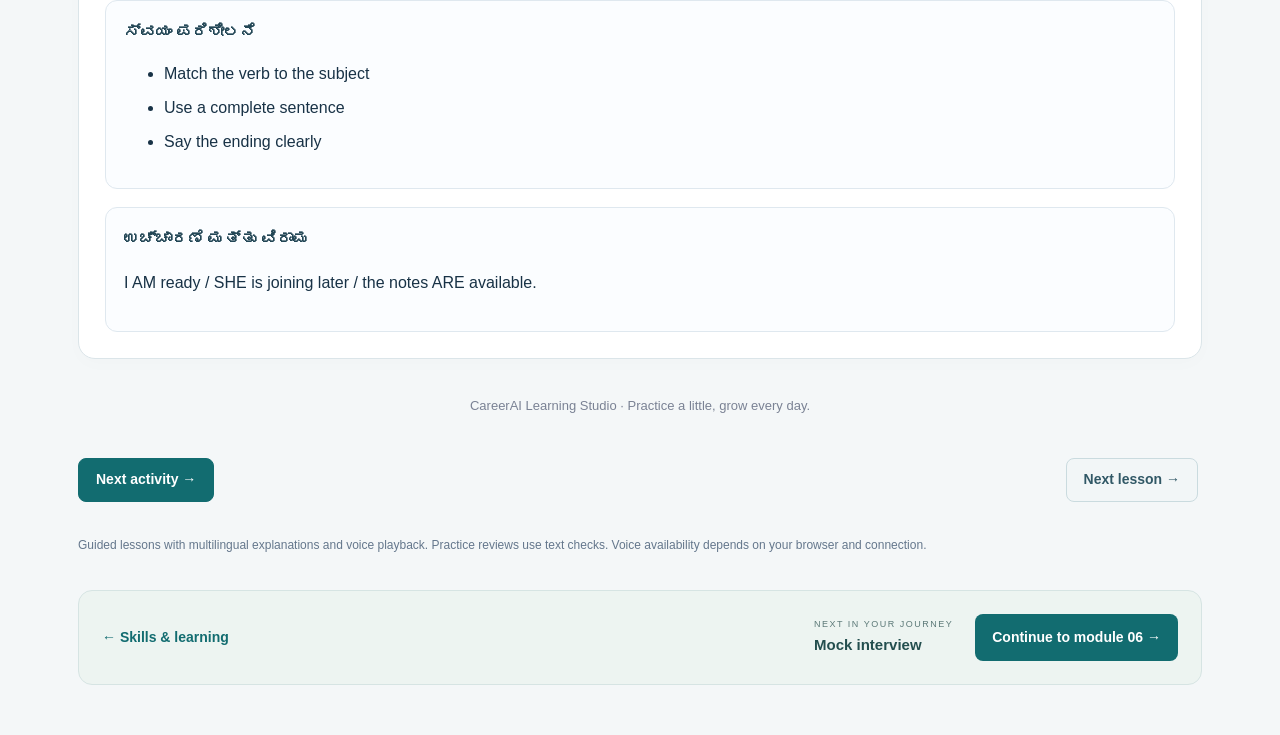
<file: tutor.html>
<!DOCTYPE html>
<html lang="en">
<head>
<meta name="careerai-api-base" content="https://careerai-project-vca7.onrender.com">
<meta charset="UTF-8">
<meta name="viewport" content="width=device-width, initial-scale=1.0">
<title>Communication Studio | CareerAI</title>

<style>
* { box-sizing: border-box; }

body {
    margin: 0;
    font-family: Arial, sans-serif;
    color: #fff;
    background: radial-gradient(circle at top, #30205f, #090b20 65%);
    min-height: 100vh;
}

header {
    text-align: center;
    padding: 28px 15px;
}

header h1 { color: #c7a7ff; }
header p { color: #d3cce8; }

.container {
    max-width: 1050px;
    margin: auto;
    padding: 15px;
}

.card {
    background: rgba(25, 25, 58, .94);
    border: 1px solid #6e4caf;
    border-radius: 16px;
    padding: 22px;
    margin-bottom: 20px;
    box-shadow: 0 0 20px rgba(139, 92, 246, .12);
}

h2 { color: #d2baff; }

select, input[type="text"] {
    width: 100%;
    padding: 13px;
    border: 1px solid #8065ba;
    border-radius: 9px;
    margin: 8px 0 14px;
    font-size: 16px;
    background: #11132f;
    color: white;
}

button {
    border: 0;
    border-radius: 9px;
    padding: 12px 16px;
    margin: 5px 4px 5px 0;
    cursor: pointer;
    color: white;
    font-weight: bold;
    background: linear-gradient(90deg, #7044d9, #a04df0);
}

button:hover { filter: brightness(1.15); }

button:disabled {
    opacity: .6;
    cursor: wait;
}

.secondary { background: #34385d; }
.danger { background: #9d315e; }

.lesson, .result {
    background: #11132f;
    padding: 16px;
    border-radius: 10px;
    line-height: 1.8;
    white-space: pre-line;
    overflow-wrap: anywhere;
}

.small {
    color: #c3bdd8;
    font-size: 13px;
}

footer {
    text-align: center;
    color: #aaa1c7;
    padding: 20px;
}

.quiz-option {
    display: block;
    margin: 14px 0;
    line-height: 1.6;
}

.quiz-option input { margin-right: 8px; }

.selector-row { display: grid; grid-template-columns: 1fr 1fr 2fr; gap: 14px; }
.selector-row label { display: block; color: #ddd3f6; font-weight: bold; }
.exercise-prompt { border-left: 4px solid #a04df0; padding: 10px 14px; background: #171936; border-radius: 7px; line-height: 1.6; }
.score-pill { display: inline-block; padding: 6px 10px; border-radius: 999px; background: #34385d; color: #e8dcff; }
.lesson-level { display:inline-flex; align-items:center; padding:6px 10px; margin-bottom:10px; border-radius:999px; background:#f0edff; color:#4c39b8; font-size:12px; font-weight:800; letter-spacing:.04em; text-transform:uppercase; }
textarea {
    width: 100%; min-height: 110px; padding: 13px; border: 1px solid #8065ba;
    border-radius: 9px; margin: 8px 0 14px; font: inherit; background: #11132f; color: white; resize: vertical;
}
button:focus-visible, select:focus-visible, input:focus-visible, textarea:focus-visible { outline: 3px solid #c7a7ff; outline-offset: 2px; }

/* Refined CareerAI learning studio visual system */
:root { color-scheme: light; --ink:#20263a; --muted:#667085; --accent:#6048d8; --line:#e5e8f0; }
body { color:var(--ink); background:#f4f6fb; font-family:Inter,"Segoe UI",Arial,sans-serif; }
header { text-align:left; padding:48px 24px 62px; color:#fff; background:linear-gradient(115deg,#171d34 0%,#25214e 58%,#403078 100%); }
.hero-content { max-width:1050px; margin:auto; }
.hero-kicker { display:flex; align-items:center; gap:10px; color:#c9c5ff; font-size:12px; font-weight:800; letter-spacing:.14em; text-transform:uppercase; }
.brand-mark { display:inline-grid; place-items:center; width:30px; height:30px; border-radius:9px; color:#fff; background:linear-gradient(135deg,#9d8bff,#6548da); letter-spacing:0; }
header h1 { margin:22px 0 10px; color:#fff; font-size:clamp(32px,5vw,48px); letter-spacing:-.04em; line-height:1.08; }
header p { max-width:650px; margin:0; color:#d6d9e8; font-size:17px; line-height:1.65; }
.hero-tags { display:flex; flex-wrap:wrap; gap:9px; margin-top:22px; }
.hero-tags span { padding:7px 11px; border:1px solid #ffffff32; border-radius:999px; color:#f4f2ff; background:#ffffff0c; font-size:12px; font-weight:650; }
.quick-nav { position:sticky; top:0; z-index:5; display:flex; justify-content:center; gap:7px; overflow-x:auto; padding:10px 16px; border-bottom:1px solid var(--line); background:#ffffffed; backdrop-filter:blur(14px); }
.quick-nav a { flex:0 0 auto; padding:9px 13px; border-radius:999px; color:#475069; font-size:13px; font-weight:700; text-decoration:none; }
.quick-nav a:hover,.quick-nav a:focus-visible { color:#4932c1; background:#f0edff; outline:none; }
.container { max-width:1050px; padding:24px 18px 34px; }
.card { padding:24px; margin-bottom:16px; border:1px solid var(--line); border-radius:18px; background:#fff; box-shadow:0 5px 20px #222b4408; }
h2 { margin-top:0; color:#242b40; font-size:20px; letter-spacing:-.02em; }
.card > p:not(.small) { color:#535d73; line-height:1.65; }
select,input[type="text"],textarea { border:1px solid #d7dbe7; border-radius:10px; background:#fbfcff; color:#20263a; }
select:hover,input[type="text"]:hover,textarea:hover { border-color:#9c91dc; }
select:focus,input[type="text"]:focus,textarea:focus { border-color:var(--accent); outline:3px solid #6048d826; }
button { padding:11px 15px; border-radius:10px; background:var(--accent); box-shadow:0 2px 6px #6048d82c; transition:transform .15s ease,box-shadow .15s ease,background .15s ease; }
button:hover { filter:none; transform:translateY(-1px); box-shadow:0 5px 12px #6048d82e; background:#5038c5; }
.secondary { color:#34405a; background:#eef0f6; box-shadow:none; }
.secondary:hover { color:#252b40; background:#e3e6ef; box-shadow:none; }
.danger { background:#a83e59; box-shadow:none; }
.danger:hover { background:#91334c; box-shadow:none; }
.lesson,.result { border:1px solid #eceaf6; background:#f8f7fc; color:#293149; }
.exercise-prompt { border-left-color:#7259df; background:#f6f3ff; color:#302b50; }
.score-pill { border:1px solid #e2dcff; background:#f0edff; color:#4c39b8; font-weight:750; }
.small { color:var(--muted); }
.selector-row label { color:#38425a; }
.quiz-option { padding:12px 14px; border:1px solid #e6e8f0; border-radius:11px; background:#fbfcfe; cursor:pointer; }
.quiz-option:has(input:checked) { border-color:#8d7ce4; background:#f4f1ff; }
footer { color:#7a8294; font-size:13px; }
.card[id] { scroll-margin-top:72px; }
@media (max-width:650px) {
    header { padding:36px 20px 48px; }
    .container { padding:18px 12px 28px; }
    .card { padding:18px; border-radius:15px; }
    .quick-nav { justify-content:flex-start; }
    .hero-tags { gap:7px; }
}
@media (prefers-reduced-motion:reduce) {
    *,*::before,*::after { scroll-behavior:auto !important; transition:none !important; }
}

@media (max-width: 600px) {
    .card { padding: 16px; }
    header h1 { font-size: 25px; }
    button { max-width: 100%; }
    .selector-row { grid-template-columns: 1fr; gap: 0; }
}
</style>
<style>
button,a,input,select,textarea{touch-action:manipulation}input,select,textarea{font-size:16px}button{min-height:44px}a:focus-visible,button:focus-visible,input:focus-visible,select:focus-visible,textarea:focus-visible{outline:3px solid #8c78ed;outline-offset:3px}img,video{max-width:100%}body{overflow-wrap:break-word}@media(max-width:600px){input,select,textarea{max-width:100%}.module-modal{padding:0!important}.module-shell{width:100%!important;height:100dvh!important;max-height:none!important;border-radius:0!important}.module-frame{min-height:0}button{white-space:normal}}@media print{.career-progress{display:none!important}}
</style><script>
window.CareerAI={read:function(k,d){try{return JSON.parse(localStorage.getItem(k))||d}catch(e){return d}},write:function(k,v){try{localStorage.setItem(k,JSON.stringify(v));return true}catch(e){return false}},role:function(){return this.read('careerAIProfile',{}).role||this.read('careerAIResumeAnalysis',{}).job_role||''},setRole:function(role){if(!role.trim())return;var p=this.read('careerAIProfile',{});p.role=role.trim();p.updatedAt=new Date().toISOString();this.write('careerAIProfile',p)}};
</script>
<style>
body{background:#f3f6fa;color:#24354c;font-family:'Segoe UI',Arial,sans-serif}header{background:#14263d;color:white;padding:18px}header h1{color:white;font-size:24px;margin:8px}header p{color:#cedaec}.quick-nav{display:none}.container{max-width:1160px;padding:24px 16px}.studio-welcome{display:grid;grid-template-columns:1fr 190px;gap:24px;padding:30px;border:1px solid #dae4ef;border-radius:20px;background:linear-gradient(130deg,#fff,#e6f0fc);margin-bottom:20px;box-shadow:0 14px 35px #20344b0a}.studio-eyebrow{color:#42719a;font-size:11px;letter-spacing:.12em;font-weight:800}.studio-welcome h1{max-width:700px;font-size:clamp(27px,4vw,40px);line-height:1.2;margin:12px 0}.studio-welcome p{color:#63748a;max-width:600px}.studio-stats{display:grid;align-content:center;gap:3px;padding:20px;border-radius:14px;background:#fff9}.studio-stats strong{font-size:27px;color:#246c76}.studio-stats span{font-size:12px;color:#65788b;margin-bottom:8px}.card{background:white;border:1px solid #dde5ef;box-shadow:0 6px 20px #24395005;border-radius:16px;color:#24354c}h2{color:#24354c;font-size:21px}.small,.hint{color:#63748a}.lesson,.exercise-prompt{background:#f3f7fb;color:#314965;border:1px solid #dbe6f0;border-radius:12px;line-height:1.9}input[type=text],input[type=search],select,textarea{background:#fbfcfe!important;color:#24354c!important;border:1px solid #cfdbe8!important;border-radius:10px!important;padding:12px!important;font:inherit;width:100%}.result{background:#eef6f3;color:#24533f;border:1px solid #cde1d7}button{background:#246f7d;color:white;border-radius:9px;box-shadow:none}button.secondary{background:#edf2f7;color:#34506b}.lesson-level,.score-pill{background:#eaf3f8;color:#28697c;border-color:#cce1eb}.tutor-tabs{display:flex;gap:8px;overflow-x:auto;margin:10px 0 18px;padding:6px 0}.tutor-tabs button{white-space:nowrap;background:#e8eef5;color:#496078;min-width:120px}.tutor-tabs button[aria-pressed=true]{background:#246f7d;color:white}.tutor-panel-hidden{display:none!important}.studio-next{display:flex;justify-content:space-between;gap:12px;flex-wrap:wrap;padding:16px 0}.studio-note{font-size:12px;color:#64778c;line-height:1.7}@media(min-width:850px){#languageCard{float:left;width:31%;margin-right:2%}#pathCard{margin-left:33%;min-height:310px}.tutor-tabs{clear:both}}@media(max-width:600px){.studio-welcome{grid-template-columns:1fr;padding:22px}.studio-stats{grid-template-columns:auto 1fr auto 1fr;align-items:center;gap:8px}.studio-stats span{margin:0}.container{padding:16px 12px}.tutor-tabs button{min-width:100px;font-size:13px}}@media print{.tutor-tabs,.studio-next{display:none}}
</style>
<style>.curriculum-levels{display:grid;grid-template-columns:repeat(3,1fr);gap:8px;margin:16px 0}.curriculum-levels button{display:block;text-align:left;padding:12px;background:#eef5f9;color:#24475d;border:1px solid #d8e5ee}.curriculum-levels strong,.curriculum-levels span{display:block}.curriculum-levels span{font-size:12px;line-height:1.6;margin-top:7px;color:#586e81}@media(max-width:650px){.curriculum-levels{grid-template-columns:1fr}}.curriculum-block{margin-top:18px;padding:18px;border:1px solid #dfe8ef;background:#fbfdff;border-radius:12px}.curriculum-block h3{margin:0 0 10px;font-size:16px;color:#245665}.curriculum-block p{white-space:pre-wrap;line-height:1.8}.curriculum-block li{margin:8px 0;line-height:1.6}.curriculum-note{font-size:13px;color:#667b8e;line-height:1.8}#nextCurriculumQuiz{margin:12px 0}.quiz-option{color:#24354c!important;background:#f5f8fc!important;border-color:#d9e3ed!important}.quiz-option input{width:auto!important}.curriculum-block button{margin-top:8px}</style>
<script src="./career-api.js"></script>
<style id="professional-tutor-style">
.professional-entry{display:flex;align-items:center;justify-content:space-between;gap:18px;padding:20px 24px;margin:0 0 20px;background:#143a46;color:#fff;border-radius:16px;clear:both}.professional-entry h2{color:#fff;margin:3px 0 7px}.professional-entry p{color:#d0e4e8;margin:0;line-height:1.65}.professional-entry button{background:#fff;color:#174654;white-space:nowrap}.pro-kicker{text-transform:uppercase;font-size:11px;font-weight:800;letter-spacing:.12em;color:#a7d9df}.professional-grid{display:grid;grid-template-columns:minmax(0,1.6fr) minmax(240px,1fr);gap:22px;margin-top:22px}.pro-question-box{border:1px solid #d9e5ed;background:#f1f7fa;border-radius:14px;padding:20px}.pro-question-box h3{font-size:23px;line-height:1.5;margin:8px 0 14px;color:#173b4d}.pro-guidance{line-height:1.85;white-space:pre-wrap;color:#416174}.pro-counter{font-size:12px;font-weight:800;letter-spacing:.06em;color:#467783}.pro-response-label{display:block;font-weight:750;margin-top:22px}.pro-response{min-height:190px!important;line-height:1.8}.pro-review-panel{border:1px solid #dbe5ec;border-radius:14px;padding:20px;background:#fbfdff;align-self:start}.pro-review-panel h3{font-size:17px;margin:0 0 6px;color:#25495d}.pro-review-panel label{display:flex;gap:11px;align-items:flex-start;padding:12px 0;line-height:1.65;border-bottom:1px solid #e5edf2;font-size:14px;color:#3b5569}.pro-review-panel input[type=checkbox]{flex:0 0 auto;width:18px!important;height:18px;margin-top:4px;accent-color:#246f7d}.pro-word-count{color:#627d8b;font-size:12px;margin:0 0 15px}.pro-feedback{margin-top:16px;border:1px solid #c8dfe2;border-radius:12px;padding:16px;background:#edf7f6;line-height:1.8;color:#204d53}.pro-feedback p{margin:0 0 10px}.pro-feedback ul{padding-left:20px;margin:0}.pro-example{margin-top:20px;border-top:1px solid #dce7ee;padding-top:18px}.pro-example summary{cursor:pointer;font-weight:750;color:#226875;min-height:44px;display:flex;align-items:center}.pro-example p{white-space:pre-wrap;line-height:1.8;color:#3b566a}.pro-toolbar{display:flex;align-items:center;gap:8px;flex-wrap:wrap;margin:14px 0}.pro-toolbar button{margin:0}.pro-feedback[hidden]{display:none}.professional-filters{display:grid;grid-template-columns:minmax(180px,1fr) minmax(0,2fr);gap:16px;margin-top:18px}.professional-filters label{font-size:13px;font-weight:750;color:#446173}.pro-next{margin-top:18px!important}.professional-note{font-size:13px;color:#647c8a;line-height:1.8}.pro-save-status{font-size:12px;color:#647c8a;min-height:18px}.pro-feedback-heading{font-size:16px;color:#204d53;margin:0 0 10px}.pro-self-label{display:inline-block;background:#e9f1f5;border-radius:20px;padding:5px 10px;font-size:11px;font-weight:800;color:#3c6b80;margin-bottom:14px}.pro-question-box:focus-visible{outline:3px solid #3a8190;outline-offset:4px}@media(max-width:760px){.professional-grid,.professional-filters{grid-template-columns:1fr}.professional-entry{align-items:flex-start;flex-direction:column;padding:20px}.pro-question-box h3{font-size:21px}.pro-review-panel{padding:18px}}
</style>
<link rel="stylesheet" href="./career-ui.css">
<script src="./career-journey.js" defer></script>
</head>

<body>

<header>
    <div class="hero-content">
        <div class="hero-kicker"><span class="brand-mark">CA</span> CareerAI · Learning Studio</div>
        <h1>English for your next opportunity</h1>
        <p>Build confidence for everyday conversations, the workplace, and your next interview—with practical lessons explained in your language.</p>
        <div class="hero-tags"><span>9 explanation languages</span><span>11 practical lessons</span><span>Speaking practice</span></div>
    </div>
</header>

<nav class="quick-nav" aria-label="Jump to a section">
    <a href="#languageCard">Language</a><a href="#pathCard">Learning paths</a><a href="#lessonCard">Lesson</a><a href="#practiceCard">Practice</a><a href="#speakingCard">Speaking</a><a href="#quizCard">Quiz</a>
</nav>

<div class="container"><section class="studio-welcome"><div><span class="studio-eyebrow">CAREERAI · COMMUNICATION STUDIO</span><h1>Build confidence, one conversation at a time.</h1><p>Learn in your language. Practise English for everyday life, work, and interviews.</p></div><div class="studio-stats"><strong id="studioLessons">0</strong><span>lessons practised</span><strong id="studioAccuracy">—</strong><span>quiz accuracy</span></div></section>

    <section class="professional-entry" aria-labelledby="professional-entry-title"><div><span class="pro-kicker">From classroom to workplace</span><h2 id="professional-entry-title">Practise the conversations that matter.</h2><p>12 professional questions · 6 situations · guidance in your language.</p></div><button type="button" id="openProfessionalPractice">Open professional practice →</button></section>

    <section class="card" id="languageCard">
        <h2>🌐 Choose Your Language</h2>

        <label for="language">Explanation language:</label>

        <select id="language" onchange="changeLanguage()">
            <option value="kn">ಕನ್ನಡ — Kannada</option>
            <option value="hi">हिन्दी — Hindi</option>
            <option value="te">తెలుగు — Telugu</option>
            <option value="ta">தமிழ் — Tamil</option>
            <option value="ml">മലയാളം — Malayalam</option>
            <option value="bn">বাংলা — Bengali</option>
            <option value="mr">मराठी — Marathi</option>
            <option value="gu">ગુજરાતી — Gujarati</option>
            <option value="en">English</option>
        </select>

        <p class="small">
            Explanations use your selected language. English examples and
            speaking practice use English.
        </p>
    </section>

    <section class="card" id="pathCard" aria-labelledby="pathTitle">
        <h2 id="pathTitle">🧭 Choose a learning path</h2>
        <p>Pick a practical situation and work through short lessons, speaking prompts, and a quick check.</p>
        <div class="curriculum-levels" aria-label="Curriculum levels"><button type="button" data-level="beginner"><strong>Beginner · 6 lessons</strong><span>Introductions, clarity, meetings, and email foundations</span></button><button type="button" data-level="intermediate"><strong>Intermediate · 9 lessons</strong><span>Real conversations, feedback, customer support, and bug reports</span></button><button type="button" data-level="advanced"><strong>Advanced · 6 lessons</strong><span>Negotiation, technical interviews, presentations, and security handovers</span></button></div>
<div class="selector-row">
            <label for="levelSelect">Level
                <select id="levelSelect" onchange="filterLessons()">
                    <option value="all">All levels</option>
                    <option value="beginner">Beginner</option>
                    <option value="intermediate">Intermediate</option><option value="advanced">Advanced</option>
                </select>
            </label>
            <label for="lessonCategory">Category
                <select id="lessonCategory" onchange="filterLessons()">
                    <option value="all">All learning paths</option>
                    <option value="spoken">Spoken English</option>
                    <option value="workplace">Workplace communication</option>
                    <option value="interview">Job interview preparation</option>
                </select>
            </label>
            <label for="lessonSelect">Lesson
                <select id="lessonSelect" onchange="selectLesson(this.value)"></select>
            </label>
        </div>
        <label for="lessonSearch">Find a lesson</label><input type="search" id="lessonSearch" placeholder="Search introductions, meetings, interviews…"><p id="lessonCount" class="small" aria-live="polite"></p>
    </section>

    <nav class="tutor-tabs" aria-label="Learning activities"><button type="button" data-panel="lessonCard">1 · Learn</button><button type="button" data-panel="practiceCard">2 · Practise</button><button type="button" data-panel="grammarCard">3 · Refine</button><button type="button" data-panel="speakingCard">4 · Speak</button><button type="button" data-panel="quizCard">5 · Check</button><button type="button" data-panel="professionalCard">6 · Professional</button></nav>
    <section class="card tutor-panel-hidden" id="professionalCard" aria-labelledby="professional-title">
        <span class="lesson-level">Professional communication</span>
        <h2 id="professional-title">Prepare an answer you can stand behind.</h2>
        <p>Choose a real workplace situation, write your answer, then use the checklist to review it. Questions and examples are in English; guidance follows your explanation language.</p>
        <div class="professional-filters"><label for="professionalCategory">Situation<select id="professionalCategory"></select></label><label for="professionalQuestion">Professional question<select id="professionalQuestion"></select></label></div>
        <div class="professional-grid"><div><section class="pro-question-box" id="professionalPromptBox" tabindex="-1"><span class="pro-counter" id="professionalCounter"></span><h3 id="professionalPrompt"></h3><p class="pro-guidance" id="professionalGuidance"></p><button type="button" class="secondary" id="hearProfessionalGuidance">Hear guidance</button></section><label for="professionalAnswer" class="pro-response-label">Your English response</label><textarea id="professionalAnswer" class="pro-response" maxlength="6000" placeholder="Use a real example from your studies, project, internship or work. Keep claims truthful."></textarea><p class="pro-word-count" id="professionalWordCount" aria-live="polite"></p><div class="pro-toolbar"><button type="button" id="reviewProfessionalAnswer">Review my checklist</button><button type="button" class="secondary" id="useProfessionalTranscript">Use my speech transcript</button></div><p class="pro-save-status" id="professionalSaveStatus" aria-live="polite"></p><div class="pro-feedback" id="professionalFeedback" aria-live="polite" hidden></div><details class="pro-example" id="professionalExample"><summary>View an illustrative answer</summary><p class="professional-note">This is an example, not a script about your experience. Replace its details with your own facts.</p><p id="professionalSample"></p><button type="button" class="secondary" id="hearProfessionalSample">Hear example in English</button></details></div><aside class="pro-review-panel"><span class="pro-self-label">Your self-review</span><h3>Does your answer include these?</h3><p class="professional-note">Tick only what you can find in your own response.</p><div id="professionalChecklist"></div><button type="button" class="secondary pro-next" id="nextProfessionalQuestion">Next question →</button><p class="professional-note">This checks your word count and checklist selections. It does not automatically grade meaning, technical accuracy, pronunciation or fluency.</p></aside></div>
    </section>
    <section class="card" id="lessonCard">
        <span id="lessonLevel" class="lesson-level">Beginner</span>
        <h2 id="lessonTitle">📘 Lesson 1: Am, Is, Are</h2>

        <div id="lessonText" class="lesson"></div>

        <p id="voiceStatus" class="small" aria-live="polite">
            Choose a language and click Hear Explanation.
        </p>

        <button onclick="speakLesson()">🔊 Hear Explanation</button>
        <button class="secondary" onclick="speakExamples()">
            🗣️ Hear English Examples
        </button>
        <button class="danger" onclick="stopSpeech()">⏹ Stop Voice</button>
    </section>

    <section class="card" id="practiceCard">
        <h2>💬 Practice the situation</h2>
        <p id="practicePrompt" class="exercise-prompt"></p>
        <label for="practiceAnswer">Your response</label>
        <textarea id="practiceAnswer" placeholder="Write a response, or use Start Speaking above and then bring your transcript here."></textarea>
        <button onclick="evaluatePractice()">Review My Practice</button>
        <button id="speakPracticeFeedbackButton" class="secondary" style="display:none" onclick="speakPracticeFeedback()">🔊 Hear Feedback</button>
        <button class="secondary" onclick="copySpeechToPractice()">Use Speech Transcript</button>
        <div id="practiceFeedback" class="result" style="display:none" aria-live="polite"></div>
    </section>

    <section class="card" id="grammarCard">
        <h2>✍️ English Sentence Correction</h2>
        <p>Enter a sentence to check some common grammar mistakes.</p>

        <input
            id="sentence"
            type="text"
            placeholder="Example: He are a student"
            onkeydown="if(event.key==='Enter') checkSentence()"
        >

        <button onclick="checkSentence()">Check My Sentence</button>

        <div id="correction" class="result" style="display:none"></div>

        <button
            id="speakCorrectionButton"
            style="display:none"
            onclick="speakCorrection()"
        >
            🔊 Hear Feedback
        </button>

        <p class="small">
            This demo checks selected sentence patterns; it does not yet
            understand every possible English sentence.
        </p>
    </section>

    <section class="card" id="speakingCard">
        <h2>🎙️ English Speaking Practice</h2>
        <p>Allow microphone access and speak a short English sentence.</p>

        <button id="startButton" onclick="startSpeaking()">
            🎤 Start Speaking
        </button>

        <button class="danger" onclick="stopRecognition()">
            ⏹ Stop Listening
        </button>

        <div id="speechResult" class="result">
            Your spoken sentence will appear here.
        </div>

        <p class="small">
            Speech recognition may require an internet connection and a
            browser-supported recognition service.
        </p>
    </section>

    <section class="card" id="quizCard">
        <h2>🧠 Quick Quiz</h2>
        <p id="quizQuestion">Choose the grammatically correct sentence.</p>
        <div id="quizOptions"></div>

        <button onclick="checkQuiz()">Submit Answer</button>

        <div id="quizResult" class="result" style="display:none"></div>
        <p><span id="score" class="score-pill" aria-live="polite">Score: 0 / 0</span></p>

        <button
            id="quizVoiceButton"
            style="display:none"
            onclick="speakQuizResult()"
        >
            🔊 Hear Quiz Feedback
        </button>
    </section>

    <footer>CareerAI Learning Studio · Practice a little, grow every day.</footer>

</div>

<script>
const lessonLibrary = [
    { id:"grammar", level:"beginner", category:"spoken", title:"Grammar warm-up: Am, Is, Are", content:"Use am with I, is with he/she/it, and are with you/we/they.\n\nExamples:\nI am ready.\nShe is a student.\nThey are learning English.", prompt:"Say or write three short sentences about yourself using am, is, or are.", examples:"I am a BCA student. I am learning English. We are ready to begin.", quiz:{question:"Choose the correct sentence.", options:["She are ready.","She is ready.","She am ready."], answer:1, why:"Use is with she."}},
    { id:"introductions", level:"beginner", category:"spoken", title:"Introduce yourself with confidence", content:"A clear introduction has three parts: your name, what you do or study, and one relevant interest or goal. Keep it brief and speak at a comfortable pace.\n\nExample: Hello, I’m Ananya. I’m studying computer applications, and I’m interested in web development.", prompt:"Introduce yourself in 3–4 sentences. Include your course or role and one goal.", examples:"Hello, I’m ____. I’m studying ____. I’m interested in ____. I’m currently working on ____.", quiz:{question:"Which is the clearest introduction?", options:["Myself Ravi and all things.","Hello, I’m Ravi. I’m studying computer applications and learning web development.","Ravi. Hmm. Basically, many things."], answer:1, why:"A brief introduction with a name, current focus, and relevant interest is easy to follow."}},
    { id:"smalltalk", level:"intermediate", category:"spoken", title:"Everyday conversation and follow-up questions", content:"Start with a friendly greeting, make one relevant comment, then ask an open question. Listen to the answer and ask a natural follow-up.\n\nExample: Hi, how has your week been?\nThat sounds interesting. What did you enjoy most?", prompt:"Imagine meeting a classmate before a presentation. Start a short conversation and ask one follow-up question.", examples:"Hi, how is your presentation going? What topic did you choose? That sounds useful. How did you prepare?", quiz:{question:"Which is an open follow-up question?", options:["Did you like it, yes or no?","What did you find most useful?","Okay."], answer:1, why:"Open questions invite the other person to share more."}},
    { id:"clarity", level:"beginner", category:"spoken", title:"Speak clearly and at a steady pace", content:"Use short thought groups. Pause briefly between ideas, pronounce the ending of important words, and stress key information. Clarity matters more than speaking quickly.\n\nPractice: I completed the project / with my team / last week.", prompt:"Read the sample sentence aloud twice. On the second attempt, pause at the slash marks and emphasize the key words.", examples:"I completed the project with my team last week. We presented our results on Friday.", quiz:{question:"What helps listeners understand you?", options:["Speaking as fast as possible","Pausing between ideas and stressing key words","Avoiding all pauses"], answer:1, why:"Short pauses and clear emphasis make ideas easier to follow."}},
    { id:"meetings", level:"beginner", category:"workplace", title:"Participate in a meeting", content:"Make your point briefly, connect it to the topic, and invite a response. Useful phrases: “I’d like to add…”, “Could you clarify…?”, and “To summarize, our next step is…”.", prompt:"In 2–4 sentences, share one project idea and invite a teammate’s view.", examples:"I’d like to suggest a short user survey before we finalize the design. It could help us catch usability issues. What do you think?", quiz:{question:"How can you politely ask for clarification?", options:["You are not making sense.","Could you clarify what you mean by the deadline?","Whatever, I don’t know."], answer:1, why:"A specific, courteous question makes it easy for the speaker to clarify."}},
    { id:"email", level:"beginner", category:"workplace", title:"Write a concise professional email", content:"Use a useful subject, a polite greeting, the purpose in the first sentence, any needed details, and a clear next step. End with a professional sign-off.\n\nSubject: Request for project feedback\nHello Maya, could you review the draft by Thursday? Your feedback will help us prepare for Friday’s presentation. Thank you, Ravi", prompt:"Write a short email asking a teammate to review your project draft by a specific date.", examples:"Subject: Review request\nHello ____, could you please review ____ by ____? This will help us ____. Thank you, ____.", quiz:{question:"Which email opening is clearest?", options:["Hey, read this now.","Hello Priya, could you review the attached draft by Wednesday?","Important!!!"], answer:1, why:"It is polite, specific, and tells the reader what action and deadline are needed."}},
    { id:"feedback", level:"intermediate", category:"workplace", title:"Give and receive feedback", content:"Describe the specific action, explain its effect, and suggest a next step. Keep feedback focused on the work. When receiving feedback, listen, ask a question, and thank the person.\n\nExample: The chart is easy to read. Adding labels to the axes would make the comparison clearer.", prompt:"Give constructive feedback on a presentation slide that has useful information but is hard to read.", examples:"The slide includes useful data. A larger font and clearer labels could make it easier for the audience to follow.", quiz:{question:"Which feedback is most constructive?", options:["This is bad.","The data is useful; clearer headings would help readers compare the results.","You never do this right."], answer:1, why:"It names what works and suggests a specific improvement."}},
    { id:"tellme", level:"beginner", category:"interview", title:"Interview: Tell me about yourself", content:"Keep your answer focused on the role: present situation, relevant experience or project, then what you want to contribute. Aim for about one minute and avoid reciting your entire life story.\n\nStructure: Present → Relevant example → Goal", prompt:"Answer “Tell me about yourself” in 4–6 sentences, focusing on your studies, one relevant project, and the role you want.", examples:"I’m completing my BCA and have been building my skills in ____. In a recent project, I ____. I learned ____. I’m now looking for an opportunity to contribute and grow in ____.", quiz:{question:"What should a strong answer focus on?", options:["Every personal detail since childhood","Relevant background, an example, and a goal related to the role","Only the salary you want"], answer:1, why:"A focused answer helps the interviewer connect your experience to the role."}},
    { id:"strengths", level:"intermediate", category:"interview", title:"Interview: Strengths and examples", content:"Choose a strength that matters for the role. Support it with a specific example and result. Avoid listing adjectives without evidence.\n\nExample: I’m organized. During our final-year project, I tracked tasks in a shared board, which helped the team meet our demo deadline.", prompt:"Name one strength and support it with a real example from a class, project, internship, or job.", examples:"One strength I bring is ____. For example, when ____, I ____. The result was ____.", quiz:{question:"What makes a strength answer convincing?", options:["Saying “I’m perfect at everything.”","Giving a relevant example that shows the strength","Repeating the strength many times"], answer:1, why:"A concrete example gives the interviewer evidence."}},
    { id:"star", level:"intermediate", category:"interview", title:"Interview: Answer with the STAR method", content:"Use STAR for behavioral questions: Situation (context), Task (your responsibility), Action (what you did), Result (what happened and what you learned). Be clear about your own contribution.", prompt:"Describe a challenge you handled using Situation, Task, Action, and Result. Use a study or project example if you are new to work.", examples:"Situation: Our project was behind schedule. Task: I coordinated the testing. Action: I divided the remaining checks and tracked them daily. Result: We fixed the main issues and delivered the demo on time.", quiz:{question:"In STAR, what does the A stand for?", options:["Attitude","Action","Aim"], answer:1, why:"Action explains the specific steps you took."}},
    { id:"mock", level:"intermediate", category:"interview", title:"Mock interview: Why should we hire you?", content:"Connect two or three role requirements to skills you can demonstrate. Give a short example, then explain how you would contribute. Be confident and truthful; do not claim experience you do not have.", prompt:"Mock interview question: “Why should we hire you?” Give a 30–60 second answer connected to a role you want.", examples:"You should consider me for this role because ____. Through ____, I developed ____. I can contribute by ____ while continuing to grow in ____.", quiz:{question:"Which response is strongest?", options:["Because I need any job.","My project experience in ____ helped me build ____, which matches this role’s need for ____.","I know everything already."], answer:1, why:"It links real evidence to a role requirement and avoids unsupported claims."}}
];

let activeLessonId = "grammar";
let quizScore = 0;
let quizAttempts = 0;
let lastQuizFeedback = "";

const languages = {
    kn: {
        voice: "kn-IN",
        title: "ಪಾಠ 1: Am, Is, Are",
        lesson: `ಇಂಗ್ಲಿಷ್‌ನಲ್ಲಿ Am, Is ಮತ್ತು Are ಅನ್ನು ವ್ಯಕ್ತಿ ಅಥವಾ ವಸ್ತುವಿನ ಬಗ್ಗೆ ಹೇಳಲು ಬಳಸುತ್ತೇವೆ.

I ಜೊತೆ Am ಬಳಸಿ.
I am a student. = ನಾನು ವಿದ್ಯಾರ್ಥಿ.

He, She, It ಜೊತೆ Is ಬಳಸಿ.
He is a student. = ಅವನು ವಿದ್ಯಾರ್ಥಿ.

You, We, They ಜೊತೆ Are ಬಳಸಿ.
You are my friend. = ನೀನು ನನ್ನ ಸ್ನೇಹಿತ.

ನೆನಪಿಡಿ:
I am
He is
She is
It is
You are
We are
They are`,
        correct: "ಸರಿಯಾಗಿದೆ! ಈ ವಾಕ್ಯದಲ್ಲಿ ಸರಿಯಾದ ಪದವನ್ನು ಬಳಸಿದ್ದೀರಿ.",
        wrong: "ಮತ್ತೊಮ್ಮೆ ಪ್ರಯತ್ನಿಸಿ. I ಜೊತೆ am, He/She/It ಜೊತೆ is, You/We/They ಜೊತೆ are ಬಳಸಿ.",
        quizYes: "ಸರಿಯಾದ ಉತ್ತರ! He is a student.",
        quizNo: "ಸರಿಯಾದ ಉತ್ತರ B: He is a student. He ಜೊತೆ is ಬಳಸಬೇಕು."
    },

    hi: {
        voice: "hi-IN",
        title: "पाठ 1: Am, Is, Are",
        lesson: `Am, Is और Are का उपयोग किसी व्यक्ति या वस्तु के बारे में बताने के लिए होता है।

I के साथ Am:
I am a student. = मैं एक विद्यार्थी हूँ।

He, She, It के साथ Is:
He is a student. = वह एक विद्यार्थी है।

You, We, They के साथ Are:
You are my friend. = तुम मेरे दोस्त हो।

याद रखें:
I am
He is
She is
It is
You are
We are
They are`,
        correct: "सही! आपने सही शब्द का उपयोग किया है।",
        wrong: "फिर कोशिश करें। I के साथ am, He/She/It के साथ is और You/We/They के साथ are का उपयोग करें।",
        quizYes: "सही जवाब! He is a student.",
        quizNo: "सही जवाब B है: He is a student. He के साथ is आता है।"
    },

    te: {
        voice: "te-IN",
        title: "పాఠం 1: Am, Is, Are",
        lesson: `Am, Is, Are ను వ్యక్తులు లేదా వస్తువుల గురించి చెప్పడానికి ఉపయోగిస్తాము.

I తో Am:
I am a student. = నేను విద్యార్థిని.

He, She, It తో Is:
He is a student. = అతను విద్యార్థి.

You, We, They తో Are:
You are my friend. = నువ్వు నా స్నేహితుడివి.

గుర్తుంచుకోండి:
I am
He is
She is
It is
You are
We are
They are`,
        correct: "సరైనది! మీరు సరైన పదాన్ని ఉపయోగించారు.",
        wrong: "మళ్లీ ప్రయత్నించండి. I తో am, He/She/It తో is, You/We/They తో are ఉపయోగించండి.",
        quizYes: "సరైన సమాధానం! He is a student.",
        quizNo: "సరైన సమాధానం B: He is a student. He తో is ఉపయోగించాలి."
    },

    ta: {
        voice: "ta-IN",
        title: "பாடம் 1: Am, Is, Are",
        lesson: `ஒருவரைப் பற்றிச் சொல்ல Am, Is, Are பயன்படுத்தப்படுகின்றன.

I உடன் Am:
I am a student. = நான் ஒரு மாணவர்.

He, She, It உடன் Is:
He is a student. = அவன் ஒரு மாணவன்.

You, We, They உடன் Are:
You are my friend. = நீ என் நண்பன்.

நினைவில் கொள்ளுங்கள்:
I am
He is
She is
It is
You are
We are
They are`,
        correct: "சரி! நீங்கள் சரியான சொல்லைப் பயன்படுத்தியுள்ளீர்கள்.",
        wrong: "மீண்டும் முயற்சி செய்யுங்கள். I உடன் am, He/She/It உடன் is, You/We/They உடன் are பயன்படுத்தவும்.",
        quizYes: "சரியான பதில்! He is a student.",
        quizNo: "சரியான பதில் B: He is a student. He உடன் is பயன்படுத்த வேண்டும்."
    },

    ml: {
        voice: "ml-IN",
        title: "പാഠം 1: Am, Is, Are",
        lesson: `ഒരാളെക്കുറിച്ചോ ഒരു വസ്തുവിനെക്കുറിച്ചോ പറയാൻ Am, Is, Are ഉപയോഗിക്കുന്നു.

I-യോടൊപ്പം Am:
I am a student. = ഞാൻ ഒരു വിദ്യാർത്ഥിയാണ്.

He, She, It എന്നിവയോടൊപ്പം Is:
He is a student. = അവൻ ഒരു വിദ്യാർത്ഥിയാണ്.

You, We, They എന്നിവയോടൊപ്പം Are:
You are my friend. = നീ എന്റെ സുഹൃത്താണ്.

ഓർക്കുക:
I am
He is
She is
It is
You are
We are
They are`,
        correct: "ശരി! നിങ്ങൾ ശരിയായ വാക്ക് ഉപയോഗിച്ചു.",
        wrong: "വീണ്ടും ശ്രമിക്കുക. I-യോടൊപ്പം am, He/She/It-യോടൊപ്പം is, You/We/They-യോടൊപ്പം are ഉപയോഗിക്കുക.",
        quizYes: "ശരിയായ ഉത്തരം! He is a student.",
        quizNo: "ശരിയായ ഉത്തരം B: He is a student. He-യോടൊപ്പം is ഉപയോഗിക്കണം."
    },

    bn: {
        voice: "bn-IN",
        title: "পাঠ ১: Am, Is, Are",
        lesson: `কোনো ব্যক্তি বা বস্তু সম্পর্কে বলতে Am, Is, Are ব্যবহার করা হয়।

I-এর সঙ্গে Am:
I am a student. = আমি একজন ছাত্র।

He, She, It-এর সঙ্গে Is:
He is a student. = সে একজন ছাত্র।

You, We, They-এর সঙ্গে Are:
You are my friend. = তুমি আমার বন্ধু।

মনে রাখুন:
I am
He is
She is
It is
You are
We are
They are`,
        correct: "সঠিক! আপনি সঠিক শব্দ ব্যবহার করেছেন।",
        wrong: "আবার চেষ্টা করুন। I-এর সঙ্গে am, He/She/It-এর সঙ্গে is এবং You/We/They-এর সঙ্গে are ব্যবহার করুন।",
        quizYes: "সঠিক উত্তর! He is a student.",
        quizNo: "সঠিক উত্তর B: He is a student. He-এর সঙ্গে is ব্যবহার করতে হয়।"
    },

    mr: {
        voice: "mr-IN",
        title: "धडा १: Am, Is, Are",
        lesson: `एखाद्या व्यक्तीबद्दल किंवा वस्तूबद्दल सांगण्यासाठी Am, Is, Are वापरतात.

I सोबत Am:
I am a student. = मी विद्यार्थी आहे.

He, She, It सोबत Is:
He is a student. = तो विद्यार्थी आहे.

You, We, They सोबत Are:
You are my friend. = तू माझा मित्र आहेस.

लक्षात ठेवा:
I am
He is
She is
It is
You are
We are
They are`,
        correct: "बरोबर! तुम्ही योग्य शब्द वापरला आहे.",
        wrong: "पुन्हा प्रयत्न करा. I सोबत am, He/She/It सोबत is आणि You/We/They सोबत are वापरा.",
        quizYes: "बरोबर उत्तर! He is a student.",
        quizNo: "बरोबर उत्तर B आहे: He is a student. He सोबत is वापरतात."
    },

    gu: {
        voice: "gu-IN",
        title: "પાઠ ૧: Am, Is, Are",
        lesson: `વ્યક્તિ અથવા વસ્તુ વિશે કહેવા માટે Am, Is, Are વપરાય છે.

I સાથે Am:
I am a student. = હું વિદ્યાર્થી છું.

He, She, It સાથે Is:
He is a student. = તે વિદ્યાર્થી છે.

You, We, They સાથે Are:
You are my friend. = તમે મારા મિત્ર છો.

યાદ રાખો:
I am
He is
She is
It is
You are
We are
They are`,
        correct: "સાચું! તમે યોગ્ય શબ્દનો ઉપયોગ કર્યો છે.",
        wrong: "ફરી પ્રયાસ કરો. I સાથે am, He/She/It સાથે is અને You/We/They સાથે are વાપરો.",
        quizYes: "સાચો જવાબ! He is a student.",
        quizNo: "સાચો જવાબ B છે: He is a student. He સાથે is વપરાય છે."
    },

    en: {
        voice: "en-IN",
        title: "Lesson 1: Am, Is, Are",
        lesson: `We use Am, Is and Are to describe people and things.

Use Am with I:
I am a student.

Use Is with He, She and It:
He is a student.

Use Are with You, We and They:
You are my friend.

Remember:
I am
He is
She is
It is
You are
We are
They are`,
        correct: "Correct! You used the right word.",
        wrong: "Try again. Use am with I, is with He/She/It, and are with You/We/They.",
        quizYes: "Correct! He is a student.",
        quizNo: "The correct answer is B: He is a student. Use is with He."
    }
};

let lastFeedback = "";
let activeRecognition = null;
let activeRecorder = null;
let activeMicStream = null;
let recordingTimer = null;

const localizedLessonNotes = {
    kn: {
        introductions:"ನಿಮ್ಮ ಹೆಸರು, ಓದು ಅಥವಾ ಕೆಲಸ, ಮತ್ತು ಒಂದು ಆಸಕ್ತಿ ಅಥವಾ ಗುರಿಯನ್ನು ಸಂಕ್ಷಿಪ್ತವಾಗಿ ಹೇಳಿ.", smalltalk:"ಸ್ನೇಹಪೂರ್ಣವಾಗಿ ಮಾತು ಆರಂಭಿಸಿ, ಮುಕ್ತ ಪ್ರಶ್ನೆ ಕೇಳಿ, ಗಮನದಿಂದ ಕೇಳಿ ಮತ್ತು ಮುಂದಿನ ಪ್ರಶ್ನೆ ಕೇಳಿ.", clarity:"ವೇಗಕ್ಕಿಂತ ಸ್ಪಷ್ಟತೆ ಮುಖ್ಯ. ಚಿಕ್ಕ ಭಾಗಗಳಲ್ಲಿ ಮಾತನಾಡಿ, ಮುಖ್ಯ ಪದಗಳಿಗೆ ಒತ್ತು ನೀಡಿ, ವಿರಾಮ ತೆಗೆದುಕೊಳ್ಳಿ.", meetings:"ಸಭೆಯಲ್ಲಿ ನಿಮ್ಮ ವಿಚಾರವನ್ನು ಸಂಕ್ಷಿಪ್ತವಾಗಿ ಹೇಳಿ, ಇತರರ ಅಭಿಪ್ರಾಯ ಕೇಳಿ ಮತ್ತು ಬೇಕಾದರೆ ಸ್ಪಷ್ಟನೆ ಕೇಳಿ.", email:"ಇಮೇಲ್‌ನಲ್ಲಿ ಸ್ಪಷ್ಟ ವಿಷಯ, ಗೌರವಪೂರ್ಣ ಶುಭಾಶಯ, ಉದ್ದೇಶ, ವಿವರ ಮತ್ತು ಮುಂದಿನ ಕ್ರಮ ಇರಲಿ.", feedback:"ನಿರ್ದಿಷ್ಟ ಕೆಲಸದ ಬಗ್ಗೆ ಅದರ ಪರಿಣಾಮ ಹೇಳಿ, ಸುಧಾರಣೆಯ ಸಲಹೆ ನೀಡಿ. ವ್ಯಕ್ತಿಯ ಬದಲು ಕೆಲಸದ ಮೇಲೆ ಗಮನ ಕೊಡಿ.", tellme:"ಉತ್ತರವನ್ನು ಹುದ್ದೆಗೆ ಸಂಬಂಧಿಸಿ: ಈಗಿನ ಓದು ಅಥವಾ ಕೆಲಸ, ಒಂದು ಉದಾಹರಣೆ, ಮತ್ತು ನಿಮ್ಮ ಗುರಿ.", strengths:"ಹುದ್ದೆಗೆ ಬೇಕಾದ ಒಂದು ಬಲವನ್ನು ಆಯ್ಕೆ ಮಾಡಿ. ಅದನ್ನು ತೋರಿಸುವ ನಿಜವಾದ ಉದಾಹರಣೆ ಮತ್ತು ಫಲಿತಾಂಶ ಹೇಳಿ.", star:"STAR ವಿಧಾನದಲ್ಲಿ ಪರಿಸ್ಥಿತಿ, ನಿಮ್ಮ ಜವಾಬ್ದಾರಿ, ಕ್ರಮ ಮತ್ತು ಫಲಿತಾಂಶವನ್ನು ಕ್ರಮವಾಗಿ ವಿವರಿಸಿ.", mock:"ಹುದ್ದೆಯ ಅಗತ್ಯಗಳನ್ನು ನಿಮ್ಮ ನಿಜವಾದ ಕೌಶಲ್ಯ ಮತ್ತು ಅನುಭವಕ್ಕೆ ಜೋಡಿಸಿ. ಉದಾಹರಣೆಯೊಂದಿಗೆ ನಿಮ್ಮ ಕೊಡುಗೆ ತಿಳಿಸಿ."
    },
    hi: {
        introductions:"अपना नाम, पढ़ाई या काम और एक रुचि या लक्ष्य संक्षेप में बताइए।", smalltalk:"दोस्ताना अभिवादन से शुरू करें, खुला सवाल पूछें, ध्यान से सुनें और आगे का सवाल करें।", clarity:"तेज़ी से ज़्यादा स्पष्टता ज़रूरी है। छोटे वाक्यांशों में बोलें और बीच में विराम लें।", meetings:"बैठक में अपनी बात संक्षेप में रखें, दूसरों की राय पूछें और ज़रूरत पर स्पष्टीकरण माँगें।", email:"ईमेल में स्पष्ट विषय, विनम्र अभिवादन, उद्देश्य, ज़रूरी जानकारी और अगला कदम रखें।", feedback:"किसी खास काम का असर बताकर सुधार का सुझाव दें। व्यक्ति के बजाय काम पर ध्यान दें।", tellme:"जवाब को भूमिका से जोड़ें: अभी की पढ़ाई या काम, एक उदाहरण और आपका लक्ष्य।", strengths:"भूमिका के लिए उपयोगी ताकत चुनें और उसे दिखाने वाला असली उदाहरण व परिणाम बताएँ।", star:"STAR में परिस्थिति, आपकी ज़िम्मेदारी, आपका कदम और परिणाम इसी क्रम में बताएँ।", mock:"भूमिका की ज़रूरत को अपने असली कौशल और अनुभव से जोड़ें। उदाहरण देकर अपना योगदान बताएँ।"
    },
    te: {
        introductions:"మీ పేరు, చదువు లేదా పని, ఒక ఆసక్తి లేదా లక్ష్యాన్ని సంక్షిప్తంగా చెప్పండి.", smalltalk:"స్నేహపూర్వకంగా పలకరించి, ఓపెన్ ప్రశ్న అడిగి, శ్రద్ధగా విని తదుపరి ప్రశ్న అడగండి.", clarity:"వేగం కంటే స్పష్టత ముఖ్యం. చిన్న భాగాలుగా మాట్లాడి, ముఖ్య పదాలకు ఒత్తిడి ఇచ్చి విరామం తీసుకోండి.", meetings:"సమావేశంలో మీ ఆలోచనను సంక్షిప్తంగా చెప్పి, ఇతరుల అభిప్రాయం అడిగి, అవసరమైతే వివరణ కోరండి.", email:"ఇమెయిల్‌లో స్పష్టమైన విషయం, మర్యాదపూర్వక పలకరింపు, ఉద్దేశం, వివరాలు, తదుపరి చర్య ఉండాలి.", feedback:"నిర్దిష్ట పని ప్రభావాన్ని చెప్పి మెరుగుదల సూచించండి. వ్యక్తి కంటే పనిపై దృష్టి పెట్టండి.", tellme:"సమాధానాన్ని పాత్రకు అనుసంధానించండి: ప్రస్తుత చదువు లేదా పని, ఒక ఉదాహరణ, మీ లక్ష్యం.", strengths:"పాత్రకు ఉపయోగపడే బలాన్ని ఎంచుకుని, నిజమైన ఉదాహరణ మరియు ఫలితాన్ని చెప్పండి.", star:"STARలో పరిస్థితి, మీ బాధ్యత, మీరు చేసిన చర్య, ఫలితం అనే క్రమంలో వివరించండి.", mock:"పాత్ర అవసరాలను మీ నిజమైన నైపుణ్యాలు, అనుభవంతో కలిపి ఉదాహరణతో మీ సహకారం చెప్పండి."
    },
    ta: {
        introductions:"உங்கள் பெயர், படிப்பு அல்லது வேலை, ஒரு ஆர்வம் அல்லது இலக்கைச் சுருக்கமாகச் சொல்லுங்கள்.", smalltalk:"நட்பாகத் தொடங்கி, திறந்த கேள்வி கேட்டு, கவனமாகக் கேட்டு அடுத்த கேள்வியைக் கேளுங்கள்.", clarity:"வேகத்தைவிடத் தெளிவு முக்கியம். சிறு பகுதிகளாகப் பேசி, இடைவெளி விடுங்கள்.", meetings:"கூட்டத்தில் கருத்தைச் சுருக்கமாகச் சொல்லி, பிறரின் கருத்தைக் கேட்டு, தேவைப்பட்டால் விளக்கம் கேளுங்கள்.", email:"மின்னஞ்சலில் தெளிவான தலைப்பு, மரியாதையான வாழ்த்து, நோக்கம், விவரம், அடுத்த செயல் இருக்கட்டும்.", feedback:"குறிப்பிட்ட வேலையின் தாக்கத்தைச் சொல்லி மேம்பாட்டு ஆலோசனை வழங்குங்கள்; வேலையில் கவனம் செலுத்துங்கள்.", tellme:"பதிலைப் பணியுடன் இணைக்கவும்: தற்போதைய படிப்பு அல்லது வேலை, ஒரு உதாரணம், உங்கள் இலக்கு.", strengths:"பணிக்குத் தேவையான திறனைத் தேர்ந்து, உண்மையான உதாரணத்தையும் முடிவையும் கூறுங்கள்.", star:"STAR முறையில் சூழ்நிலை, பொறுப்பு, செயல், முடிவு ஆகியவற்றை வரிசையாக விளக்குங்கள்.", mock:"பணியின் தேவைகளை உங்கள் உண்மையான திறன்களுடன் இணைத்து, உதாரணத்துடன் உங்கள் பங்களிப்பைச் சொல்லுங்கள்."
    },
    ml: {
        introductions:"പേര്, പഠനം അല്ലെങ്കിൽ ജോലി, ഒരു താൽപര്യം അല്ലെങ്കിൽ ലക്ഷ്യം ചുരുക്കി പറയുക.", smalltalk:"സൗഹൃദമായി തുടങ്ങുക, തുറന്ന ചോദ്യം ചോദിക്കുക, ശ്രദ്ധിച്ച് കേട്ട് തുടർചോദ്യം ചോദിക്കുക.", clarity:"വേഗത്തേക്കാൾ വ്യക്തത പ്രധാനമാണ്. ചെറിയ ഭാഗങ്ങളായി പറയുകയും ഇടവേള എടുക്കുകയും ചെയ്യുക.", meetings:"യോഗത്തിൽ ആശയം ചുരുക്കി പറയുക, മറ്റുള്ളവരുടെ അഭിപ്രായം ചോദിക്കുക, ആവശ്യമെങ്കിൽ വിശദീകരണം തേടുക.", email:"ഇമെയിലിൽ വ്യക്തമായ വിഷയം, മാന്യമായ അഭിവാദ്യം, ഉദ്ദേശ്യം, വിവരങ്ങൾ, അടുത്ത നടപടി വേണം.", feedback:"ഒരു ജോലിയുടെ ഫലം പറഞ്ഞ് മെച്ചപ്പെടുത്താനുള്ള നിർദ്ദേശം നൽകുക. ജോലിയെക്കുറിച്ച് സംസാരിക്കുക.", tellme:"മറുപടി ജോലിയുമായി ബന്ധിപ്പിക്കുക: ഇപ്പോഴത്തെ പഠനം അല്ലെങ്കിൽ ജോലി, ഉദാഹരണം, ലക്ഷ്യം.", strengths:"ജോലിക്ക് പ്രയോജനമുള്ള കഴിവ് തിരഞ്ഞെടുത്ത് യഥാർത്ഥ ഉദാഹരണവും ഫലവും പറയുക.", star:"STAR രീതിയിൽ സാഹചര്യം, ചുമതല, നടപടി, ഫലം എന്ന ക്രമത്തിൽ വിവരിക്കുക.", mock:"ജോലിയുടെ ആവശ്യങ്ങളെ നിങ്ങളുടെ യഥാർത്ഥ കഴിവുകളുമായി ബന്ധിപ്പിച്ച് ഉദാഹരണത്തോടെ സംഭാവന പറയുക."
    },
    bn: {
        introductions:"আপনার নাম, পড়াশোনা বা কাজ, এবং একটি আগ্রহ বা লক্ষ্য সংক্ষেপে বলুন।", smalltalk:"বন্ধুত্বপূর্ণভাবে শুরু করুন, খোলা প্রশ্ন করুন, মন দিয়ে শুনুন এবং পরের প্রশ্ন করুন।", clarity:"গতির চেয়ে স্পষ্টতা জরুরি। ছোট ভাগে বলুন, গুরুত্বপূর্ণ শব্দে জোর দিন, বিরতি নিন।", meetings:"মিটিংয়ে সংক্ষেপে মত বলুন, অন্যদের মতামত চান এবং দরকার হলে ব্যাখ্যা চান।", email:"ইমেলে স্পষ্ট বিষয়, ভদ্র সম্ভাষণ, উদ্দেশ্য, দরকারি তথ্য ও পরবর্তী পদক্ষেপ রাখুন।", feedback:"নির্দিষ্ট কাজের প্রভাব বলে উন্নতির পরামর্শ দিন। ব্যক্তির বদলে কাজকে কেন্দ্র করুন।", tellme:"উত্তরকে পদের সঙ্গে যুক্ত করুন: বর্তমান পড়াশোনা বা কাজ, একটি উদাহরণ ও লক্ষ্য।", strengths:"পদের উপযোগী একটি শক্তি বেছে নিয়ে বাস্তব উদাহরণ ও ফলাফল বলুন।", star:"STAR-এ পরিস্থিতি, দায়িত্ব, পদক্ষেপ ও ফলাফল এই ক্রমে ব্যাখ্যা করুন।", mock:"পদের চাহিদার সঙ্গে নিজের বাস্তব দক্ষতা জুড়ে উদাহরণ দিয়ে অবদান বলুন।"
    },
    mr: {
        introductions:"तुमचे नाव, शिक्षण किंवा काम आणि एक आवड किंवा ध्येय थोडक्यात सांगा.", smalltalk:"मैत्रीपूर्ण सुरुवात करा, खुला प्रश्न विचारा, लक्ष देऊन ऐका आणि पुढचा प्रश्न विचारा.", clarity:"वेगापेक्षा स्पष्टता महत्त्वाची. छोटे विचारभाग बोला आणि मध्ये विराम घ्या.", meetings:"बैठकीत मुद्दा थोडक्यात मांडा, इतरांचे मत विचारा आणि गरज असल्यास स्पष्टीकरण मागा.", email:"ईमेलमध्ये स्पष्ट विषय, नम्र अभिवादन, उद्देश, तपशील आणि पुढची कृती असू द्या.", feedback:"कामाचा विशिष्ट परिणाम सांगून सुधारणा सुचवा. व्यक्तीऐवजी कामावर लक्ष द्या.", tellme:"उत्तर भूमिकेशी जोडा: सध्याचे शिक्षण किंवा काम, एक उदाहरण आणि तुमचे ध्येय.", strengths:"भूमिकेसाठी उपयोगी ताकद निवडा आणि खरे उदाहरण व परिणाम सांगा.", star:"STAR मध्ये परिस्थिती, जबाबदारी, कृती आणि परिणाम या क्रमाने सांगा.", mock:"भूमिकेच्या गरजा तुमच्या खऱ्या कौशल्यांशी जोडा आणि उदाहरणासह योगदान सांगा."
    },
    gu: {
        introductions:"તમારું નામ, અભ્યાસ અથવા કામ, અને એક રસ અથવા લક્ષ્ય ટૂંકમાં જણાવો.", smalltalk:"મૈત્રીપૂર્ણ રીતે શરૂઆત કરો, ખુલ્લો પ્રશ્ન પૂછો, ધ્યાનથી સાંભળો અને આગળનો પ્રશ્ન પૂછો.", clarity:"ઝડપ કરતાં સ્પષ્ટતા અગત્યની છે. નાના ભાગમાં બોલો અને વચ્ચે વિરામ લો.", meetings:"બેઠકમાં મુદ્દો ટૂંકમાં કહો, બીજાનો અભિપ્રાય પૂછો અને જરૂર પડે તો સ્પષ્ટતા માગો.", email:"ઇમેઇલમાં સ્પષ્ટ વિષય, વિનમ્ર અભિવાદન, હેતુ, વિગતો અને આગળનું પગલું રાખો.", feedback:"ચોક્કસ કામની અસર કહી સુધારાનો સૂચન આપો. વ્યક્તિને બદલે કામ પર ધ્યાન આપો.", tellme:"જવાબને ભૂમિકા સાથે જોડો: હાલનો અભ્યાસ કે કામ, એક ઉદાહરણ અને લક્ષ્ય.", strengths:"ભૂમિકા માટે ઉપયોગી શક્તિ પસંદ કરી સાચું ઉદાહરણ અને પરિણામ જણાવો.", star:"STARમાં પરિસ્થિતિ, જવાબદારી, પગલું અને પરિણામ આ ક્રમમાં સમજાવો.", mock:"ભૂમિકાની જરૂરિયાતને તમારી સાચી કુશળતા સાથે જોડીને ઉદાહરણથી યોગદાન જણાવો."
    }
};

// Kannada support for practice prompts and quiz content. English examples are
// intentionally kept in English so learners can practise the target language.
const kannadaPracticePrompts = {
    grammar:"Am, Is ಅಥವಾ Are ಬಳಸಿ ನಿಮ್ಮ ಬಗ್ಗೆ ಮೂರು ಚಿಕ್ಕ ವಾಕ್ಯಗಳನ್ನು ಹೇಳಿ ಅಥವಾ ಬರೆಯಿರಿ.",
    introductions:"3–4 ವಾಕ್ಯಗಳಲ್ಲಿ ನಿಮ್ಮ ಪರಿಚಯ ನೀಡಿ. ನಿಮ್ಮ ಕೋರ್ಸ್ ಅಥವಾ ಕೆಲಸ ಮತ್ತು ಒಂದು ಗುರಿಯನ್ನು ಸೇರಿಸಿ.",
    smalltalk:"ಪ್ರಸ್ತುತಿಗೆ ಮೊದಲು ಸಹಪಾಠಿಯನ್ನು ಭೇಟಿಯಾದಂತೆ ಕಲ್ಪಿಸಿ. ಚಿಕ್ಕ ಮಾತುಕತೆ ಆರಂಭಿಸಿ ಮತ್ತು ಮುಂದುವರಿಸುವ ಒಂದು ಪ್ರಶ್ನೆ ಕೇಳಿ.",
    clarity:"ಮಾದರಿ ವಾಕ್ಯವನ್ನು ಎರಡು ಬಾರಿ ಜೋರಾಗಿ ಓದಿ. ಎರಡನೇ ಬಾರಿ ಗುರುತುಗಳ ಬಳಿ ವಿರಾಮ ನೀಡಿ, ಮುಖ್ಯ ಪದಗಳಿಗೆ ಒತ್ತು ನೀಡಿ.",
    meetings:"2–4 ವಾಕ್ಯಗಳಲ್ಲಿ ಒಂದು ಯೋಜನಾ ವಿಚಾರವನ್ನು ಹಂಚಿಕೊಂಡು, ಸಹೋದ್ಯೋಗಿಯ ಅಭಿಪ್ರಾಯ ಕೇಳಿ.",
    email:"ನಿಮ್ಮ ಯೋಜನೆಯ ಕರಡು ಪ್ರತಿಯನ್ನು ನಿರ್ದಿಷ್ಟ ದಿನಾಂಕದೊಳಗೆ ಪರಿಶೀಲಿಸಲು ಸಹೋದ್ಯೋಗಿಗೆ ಚಿಕ್ಕ ಇಮೇಲ್ ಬರೆಯಿರಿ.",
    feedback:"ಉಪಯುಕ್ತ ಮಾಹಿತಿಯಿದ್ದರೂ ಓದಲು ಕಷ್ಟವಾಗಿರುವ ಪ್ರಸ್ತುತಿ ಸ್ಲೈಡ್‌ಗೆ ರಚನಾತ್ಮಕ ಪ್ರತಿಕ್ರಿಯೆ ನೀಡಿ.",
    tellme:"“ನಿಮ್ಮ ಬಗ್ಗೆ ಹೇಳಿ” ಎಂಬ ಪ್ರಶ್ನೆಗೆ 4–6 ವಾಕ್ಯಗಳಲ್ಲಿ ಉತ್ತರಿಸಿ. ನಿಮ್ಮ ಓದು, ಸಂಬಂಧಿತ ಯೋಜನೆ ಮತ್ತು ನೀವು ಬಯಸುವ ಕೆಲಸವನ್ನು ಸೇರಿಸಿ.",
    strengths:"ಒಂದು ಬಲವನ್ನು ಹೆಸರಿಸಿ. ತರಗತಿ, ಯೋಜನೆ, ಇಂಟರ್ನ್‌ಶಿಪ್ ಅಥವಾ ಕೆಲಸದ ನಿಜವಾದ ಉದಾಹರಣೆಯಿಂದ ಅದನ್ನು ವಿವರಿಸಿ.",
    star:"Situation, Task, Action, Result ಕ್ರಮ ಬಳಸಿ ನೀವು ಎದುರಿಸಿದ ಸವಾಲನ್ನು ವಿವರಿಸಿ. ಕೆಲಸದ ಅನುಭವ ಇಲ್ಲದಿದ್ದರೆ ಓದು ಅಥವಾ ಯೋಜನೆಯ ಉದಾಹರಣೆ ಬಳಸಿ.",
    mock:"ಮಾಕ್ ಸಂದರ್ಶನದ ಪ್ರಶ್ನೆ: “ನಾವು ನಿಮ್ಮನ್ನು ಏಕೆ ನೇಮಿಸಬೇಕು?” ನೀವು ಬಯಸುವ ಕೆಲಸಕ್ಕೆ ಹೊಂದುವಂತೆ 30–60 ಸೆಕೆಂಡುಗಳ ಉತ್ತರ ನೀಡಿ."
};

const kannadaQuizzes = {
    grammar:{question:"ಸರಿಯಾದ ವಾಕ್ಯವನ್ನು ಆಯ್ಕೆಮಾಡಿ.",options:["She are ready.","She is ready.","She am ready."],answer:1,why:"She ಜೊತೆ is ಬಳಸಬೇಕು."},
    introductions:{question:"ಯಾವ ಪರಿಚಯ ಸ್ಪಷ್ಟವಾಗಿದೆ?",options:["Myself Ravi and all things.","Hello, I’m Ravi. I’m studying computer applications and learning web development.","Ravi. Hmm. Basically, many things."],answer:1,why:"ಚಿಕ್ಕ ಪರಿಚಯದಲ್ಲಿ ಹೆಸರು, ಪ್ರಸ್ತುತ ಗಮನ ಮತ್ತು ಸಂಬಂಧಿತ ಆಸಕ್ತಿ ಸ್ಪಷ್ಟವಾಗಿರುತ್ತವೆ."},
    smalltalk:{question:"ಯಾವುದು ಮುಕ್ತ ಮುಂದುವರಿಕೆ ಪ್ರಶ್ನೆ?",options:["Did you like it, yes or no?","What did you find most useful?","Okay."],answer:1,why:"ಮುಕ್ತ ಪ್ರಶ್ನೆಗಳು ಇನ್ನಷ್ಟು ವಿವರವಾಗಿ ಮಾತನಾಡಲು ಅವಕಾಶ ನೀಡುತ್ತವೆ."},
    clarity:{question:"ಕೇಳುವವರಿಗೆ ಅರ್ಥವಾಗಲು ಯಾವುದು ಸಹಾಯ ಮಾಡುತ್ತದೆ?",options:["ಸಾಧ್ಯವಾದಷ್ಟು ವೇಗವಾಗಿ ಮಾತನಾಡುವುದು","ಆಲೋಚನೆಗಳ ನಡುವೆ ವಿರಾಮ ನೀಡಿ ಮುಖ್ಯ ಪದಗಳಿಗೆ ಒತ್ತು ನೀಡುವುದು","ಎಲ್ಲಾ ವಿರಾಮಗಳನ್ನು ತಪ್ಪಿಸುವುದು"],answer:1,why:"ಚಿಕ್ಕ ವಿರಾಮಗಳು ಮತ್ತು ಸ್ಪಷ್ಟ ಒತ್ತು ವಿಚಾರವನ್ನು ಸುಲಭವಾಗಿ ಅರ್ಥಮಾಡಿಸುತ್ತವೆ."},
    meetings:{question:"ಸ್ಪಷ್ಟೀಕರಣವನ್ನು ವಿನಯದಿಂದ ಹೇಗೆ ಕೇಳಬಹುದು?",options:["ನೀವು ಅರ್ಥವಾಗುವಂತೆ ಮಾತನಾಡುತ್ತಿಲ್ಲ.","ಗಡುವಿನ ಬಗ್ಗೆ ನೀವು ಏನು ಹೇಳಿದಿರಿ ಎಂದು ಸ್ವಲ್ಪ ವಿವರಿಸಬಹುದೇ?","ಏನಾದರೂ, ನನಗೆ ಗೊತ್ತಿಲ್ಲ."],answer:1,why:"ನಿರ್ದಿಷ್ಟ ಮತ್ತು ಗೌರವಪೂರ್ಣ ಪ್ರಶ್ನೆ ಮಾತನಾಡುವವರಿಗೆ ವಿವರಿಸಲು ಸಹಾಯ ಮಾಡುತ್ತದೆ."},
    email:{question:"ಯಾವ ಇಮೇಲ್ ಆರಂಭ ಹೆಚ್ಚು ಸ್ಪಷ್ಟವಾಗಿದೆ?",options:["Hey, read this now.","Hello Priya, could you review the attached draft by Wednesday?","Important!!!"],answer:1,why:"ಇದು ವಿನಯಪೂರ್ಣವಾಗಿದೆ, ನಿರ್ದಿಷ್ಟವಾಗಿದೆ ಮತ್ತು ಬೇಕಾದ ಕ್ರಮ ಹಾಗೂ ಗಡುವನ್ನು ತಿಳಿಸುತ್ತದೆ."},
    feedback:{question:"ಯಾವ ಪ್ರತಿಕ್ರಿಯೆ ಹೆಚ್ಚು ರಚನಾತ್ಮಕವಾಗಿದೆ?",options:["ಇದು ಕೆಟ್ಟದಾಗಿದೆ.","ಮಾಹಿತಿ ಉಪಯುಕ್ತವಾಗಿದೆ; ಸ್ಪಷ್ಟ ಶೀರ್ಷಿಕೆಗಳು ಫಲಿತಾಂಶಗಳನ್ನು ಹೋಲಿಸಲು ಸಹಾಯ ಮಾಡುತ್ತವೆ.","ನೀವು ಇದನ್ನು ಯಾವಾಗಲೂ ತಪ್ಪಾಗಿ ಮಾಡುತ್ತೀರಿ."],answer:1,why:"ಇದು ಚೆನ್ನಾಗಿರುವ ಅಂಶವನ್ನು ಹೇಳಿ ನಿರ್ದಿಷ್ಟ ಸುಧಾರಣೆಯನ್ನು ಸೂಚಿಸುತ್ತದೆ."},
    tellme:{question:"ಉತ್ತಮ ಉತ್ತರ ಯಾವ ವಿಷಯದ ಮೇಲೆ ಗಮನ ಕೊಡಬೇಕು?",options:["ಬಾಲ್ಯದಿಂದಲಿನ ಪ್ರತಿಯೊಂದು ವೈಯಕ್ತಿಕ ವಿವರ","ಸಂಬಂಧಿತ ಹಿನ್ನೆಲೆ, ಒಂದು ಉದಾಹರಣೆ ಮತ್ತು ಕೆಲಸಕ್ಕೆ ಹೊಂದುವ ಗುರಿ","ಕೇವಲ ಬೇಕಾದ ಸಂಬಳ"],answer:1,why:"ಗಮನ ಕೇಂದ್ರೀಕೃತ ಉತ್ತರವು ನಿಮ್ಮ ಅನುಭವವನ್ನು ಕೆಲಸಕ್ಕೆ ಹೇಗೆ ಹೊಂದಿಸುತ್ತದೆ ಎಂಬುದನ್ನು ತೋರಿಸುತ್ತದೆ."},
    strengths:{question:"ಬಲದ ಬಗ್ಗೆ ಉತ್ತರವನ್ನು ನಂಬುವಂತೆ ಮಾಡುವುದು ಯಾವುದು?",options:["ನಾನು ಎಲ್ಲದರಲ್ಲೂ ಪರಿಪೂರ್ಣ ಎಂದು ಹೇಳುವುದು","ಆ ಬಲವನ್ನು ತೋರಿಸುವ ಸಂಬಂಧಿತ ಉದಾಹರಣೆ ನೀಡುವುದು","ಅದೇ ಬಲವನ್ನು ಮತ್ತೆ ಮತ್ತೆ ಹೇಳುವುದು"],answer:1,why:"ನೈಜ ಉದಾಹರಣೆ ಸಂದರ್ಶಕರಿಗೆ ನಿಮ್ಮ ಸಾಮರ್ಥ್ಯದ ಸಾಕ್ಷಿ ನೀಡುತ್ತದೆ."},
    star:{question:"STAR ವಿಧಾನದಲ್ಲಿ A ಎಂದರೆ ಏನು?",options:["Attitude","Action","Aim"],answer:1,why:"Action ಎಂದರೆ ನೀವು ಕೈಗೊಂಡ ನಿರ್ದಿಷ್ಟ ಕ್ರಮಗಳನ್ನು ವಿವರಿಸುವುದು."},
    mock:{question:"ಯಾವ ಉತ್ತರ ಹೆಚ್ಚು ಪರಿಣಾಮಕಾರಿ?",options:["ನನಗೆ ಯಾವುದೇ ಕೆಲಸ ಬೇಕು.","ನನ್ನ ಯೋಜನೆಯ ಅನುಭವದಿಂದ ____ ಕೌಶಲ್ಯ ಬೆಳೆದಿದೆ. ಅದು ಈ ಕೆಲಸಕ್ಕೆ ಬೇಕಾದ ____ ಸಾಮರ್ಥ್ಯಕ್ಕೆ ಹೊಂದಿಕೊಳ್ಳುತ್ತದೆ.","ನನಗೆ ಈಗಾಗಲೇ ಎಲ್ಲವೂ ಗೊತ್ತು."],answer:1,why:"ಇದು ನಿಜವಾದ ಅನುಭವವನ್ನು ಕೆಲಸದ ಅಗತ್ಯಕ್ಕೆ ಸಂಪರ್ಕಿಸುತ್ತದೆ ಮತ್ತು ಸಾಕ್ಷಿಯಿಲ್ಲದ ಹೇಳಿಕೆಗಳನ್ನು ತಪ್ಪಿಸುತ್ತದೆ."}
};

const kannadaPracticeReview = {
    empty:"ಮೊದಲು ನಿಮ್ಮ ಉತ್ತರವನ್ನು ಬರೆಯಿರಿ ಅಥವಾ ಧ್ವನಿಯಾಗಿ ದಾಖಲಿಸಿ.",
    interview:"ಪರಿಶೀಲಿಸಿ: ಪ್ರಶ್ನೆಗೆ ಉತ್ತರಿಸಿದ್ದೀರಾ, ನಿರ್ದಿಷ್ಟ ಉದಾಹರಣೆ ನೀಡಿದ್ದೀರಾ ಮತ್ತು ಕೆಲಸಕ್ಕೆ ಸಂಪರ್ಕಿಸಿದ್ದೀರಾ?",
    general:"ಪರಿಶೀಲಿಸಿ: ಮುಖ್ಯ ವಿಚಾರ ಸ್ಪಷ್ಟವಾಗಿದೆಯೇ, ಧಾಟಿ ಸೂಕ್ತವಾಗಿದೆಯೇ ಮತ್ತು ಮುಂದಿನ ಕ್ರಮ ಅಥವಾ ಉಪಯುಕ್ತ ವಿವರ ಇದೆಯೇ?",
    ending:"ಒಮ್ಮೆ ಜೋರಾಗಿ ಹೇಳಿ; ನಂತರ ಒಂದು ಸುಧಾರಣೆ ಮಾಡಿ."
};

const localizedActivityText = {
    kn:{practice:"ಈ ಅಭ್ಯಾಸಕ್ಕೆ ನಿಮ್ಮ ಉತ್ತರವನ್ನು ಬರೆಯಿರಿ ಅಥವಾ ಹೇಳಿ.",quizQuestion:"ಕೆಳಗಿನ ಆಯ್ಕೆಗಳಲ್ಲಿ ಯಾವುದು ಸರಿಯಾದುದು?",quizCorrect:"ಸರಿಯಾದ ಉತ್ತರ!",quizTry:"ಮತ್ತೊಮ್ಮೆ ಪ್ರಯತ್ನಿಸಿ.",reviewEmpty:"ಮೊದಲು ನಿಮ್ಮ ಉತ್ತರವನ್ನು ಬರೆಯಿರಿ ಅಥವಾ ಧ್ವನಿಯಾಗಿ ದಾಖಲಿಸಿ.",reviewInterview:"ಪರಿಶೀಲಿಸಿ: ಪ್ರಶ್ನೆಗೆ ಉತ್ತರಿಸಿದ್ದೀರಾ, ನಿರ್ದಿಷ್ಟ ಉದಾಹರಣೆ ನೀಡಿದ್ದೀರಾ ಮತ್ತು ಕೆಲಸಕ್ಕೆ ಸಂಪರ್ಕಿಸಿದ್ದೀರಾ?",reviewGeneral:"ಪರಿಶೀಲಿಸಿ: ಮುಖ್ಯ ವಿಚಾರ ಸ್ಪಷ್ಟವಾಗಿದೆಯೇ, ಧಾಟಿ ಸೂಕ್ತವಾಗಿದೆಯೇ ಮತ್ತು ಉಪಯುಕ್ತ ವಿವರ ಇದೆಯೇ?",reviewEnd:"ಒಮ್ಮೆ ಜೋರಾಗಿ ಹೇಳಿ; ನಂತರ ಒಂದು ಸುಧಾರಣೆ ಮಾಡಿ.",grammarEmpty:"ಮೊದಲು ಒಂದು ಇಂಗ್ಲಿಷ್ ವಾಕ್ಯವನ್ನು ನಮೂದಿಸಿ.",grammarLabel:"ಸರಿಯಾದ ವಾಕ್ಯ:",grammarUnknown:"ಈ ಡೆಮೊ ಕೆಲವು ಮಾದರಿ ವಾಕ್ಯಗಳನ್ನು ಮಾತ್ರ ಪರಿಶೀಲಿಸುತ್ತದೆ. ಇನ್ನಷ್ಟು ವ್ಯಾಕರಣ ಮಾದರಿಗಳನ್ನು ನಂತರ ಸೇರಿಸಬಹುದು."},
    hi:{practice:"इस अभ्यास का अपना उत्तर लिखें या बोलें।",quizQuestion:"नीचे दिए विकल्पों में से कौन-सा सही है?",quizCorrect:"सही जवाब!",quizTry:"फिर से कोशिश करें।",reviewEmpty:"पहले अपना जवाब लिखें या बोलकर रिकॉर्ड करें।",reviewInterview:"जाँचें: क्या आपने सवाल का जवाब दिया, एक खास उदाहरण दिया और उसे भूमिका से जोड़ा?",reviewGeneral:"जाँचें: क्या आपका मुख्य विचार स्पष्ट है, भाषा उपयुक्त है और उपयोगी जानकारी दी है?",reviewEnd:"इसे एक बार ज़ोर से बोलें और एक सुधार करें।",grammarEmpty:"पहले एक अंग्रेज़ी वाक्य लिखें।",grammarLabel:"सही वाक्य:",grammarUnknown:"यह डेमो केवल कुछ उदाहरण वाक्यों की जाँच करता है।"},
    te:{practice:"ఈ అభ్యాసానికి మీ సమాధానాన్ని రాయండి లేదా మాట్లాడండి.",quizQuestion:"క్రింది ఎంపికల్లో ఏది సరైనది?",quizCorrect:"సరైన సమాధానం!",quizTry:"మళ్లీ ప్రయత్నించండి.",reviewEmpty:"ముందుగా మీ సమాధానాన్ని రాయండి లేదా మాట్లాడి రికార్డ్ చేయండి.",reviewInterview:"చూడండి: ప్రశ్నకు సమాధానం ఇచ్చారా, ఒక నిర్దిష్ట ఉదాహరణ చెప్పారా, పాత్రతో అనుసంధానించారా?",reviewGeneral:"చూడండి: ప్రధాన విషయం స్పష్టంగా ఉందా, మాట తీరు సరైనదా, ఉపయోగకరమైన వివరాలు ఉన్నాయా?",reviewEnd:"ఒకసారి గట్టిగా చెప్పి, ఒక మెరుగుదల చేయండి.",grammarEmpty:"ముందుగా ఒక ఆంగ్ల వాక్యాన్ని నమోదు చేయండి.",grammarLabel:"సరైన వాక్యం:",grammarUnknown:"ఈ డెమో కొన్ని ఉదాహరణ వాక్యాలను మాత్రమే తనిఖీ చేస్తుంది."},
    ta:{practice:"இந்தப் பயிற்சிக்கான உங்கள் பதிலை எழுதுங்கள் அல்லது பேசுங்கள்.",quizQuestion:"கீழே உள்ளவற்றில் எது சரியானது?",quizCorrect:"சரியான பதில்!",quizTry:"மீண்டும் முயற்சி செய்யுங்கள்.",reviewEmpty:"முதலில் உங்கள் பதிலை எழுதுங்கள் அல்லது பேசி பதிவு செய்யுங்கள்.",reviewInterview:"சரிபார்க்கவும்: கேள்விக்குப் பதிலளித்தீர்களா, குறிப்பிட்ட உதாரணம் கூறினீர்களா, பணியுடன் இணைத்தீர்களா?",reviewGeneral:"சரிபார்க்கவும்: முக்கிய கருத்து தெளிவாகவும், தொனி பொருத்தமாகவும், தகவல் பயனுள்ளதாகவும் உள்ளதா?",reviewEnd:"ஒருமுறை சத்தமாகச் சொல்லி ஒரு மாற்றம் செய்யுங்கள்.",grammarEmpty:"முதலில் ஓர் ஆங்கில வாக்கியத்தை உள்ளிடுங்கள்.",grammarLabel:"சரியான வாக்கியம்:",grammarUnknown:"இந்த மாதிரி சில வாக்கியங்களை மட்டுமே சரிபார்க்கும்."},
    ml:{practice:"ഈ പരിശീലനത്തിനുള്ള നിങ്ങളുടെ മറുപടി എഴുതുകയോ പറയുകയോ ചെയ്യുക.",quizQuestion:"താഴെ കൊടുത്തവയിൽ ഏതാണ് ശരി?",quizCorrect:"ശരിയായ ഉത്തരം!",quizTry:"വീണ്ടും ശ്രമിക്കുക.",reviewEmpty:"ആദ്യം നിങ്ങളുടെ മറുപടി എഴുതുകയോ ശബ്ദമായി രേഖപ്പെടുത്തുകയോ ചെയ്യുക.",reviewInterview:"പരിശോധിക്കുക: ചോദ്യത്തിന് മറുപടി നൽകിയോ, ഒരു ഉദാഹരണം പറഞ്ഞോ, ജോലിയുമായി ബന്ധിപ്പിച്ചോ?",reviewGeneral:"പരിശോധിക്കുക: പ്രധാന ആശയം വ്യക്തമാണോ, ശൈലി അനുയോജ്യമാണോ, ആവശ്യമായ വിവരം ഉണ്ടോ?",reviewEnd:"ഒരിക്കൽ ഉറക്കെ പറഞ്ഞ് ഒരു മെച്ചപ്പെടുത്തൽ വരുത്തുക.",grammarEmpty:"ആദ്യം ഒരു ഇംഗ്ലീഷ് വാക്യം നൽകുക.",grammarLabel:"ശരിയായ വാക്യം:",grammarUnknown:"ഈ മാതൃക ചില ഉദാഹരണ വാക്യങ്ങൾ മാത്രമാണ് പരിശോധിക്കുന്നത്."},
    bn:{practice:"এই অনুশীলনের উত্তর লিখুন অথবা বলুন।",quizQuestion:"নিচের কোন বিকল্পটি সঠিক?",quizCorrect:"সঠিক উত্তর!",quizTry:"আবার চেষ্টা করুন।",reviewEmpty:"আগে আপনার উত্তর লিখুন বা বলে রেকর্ড করুন।",reviewInterview:"দেখুন: প্রশ্নের উত্তর দিয়েছেন, নির্দিষ্ট উদাহরণ দিয়েছেন এবং পদের সঙ্গে যুক্ত করেছেন কি?",reviewGeneral:"দেখুন: মূল বক্তব্য স্পষ্ট, ভঙ্গি উপযুক্ত এবং দরকারি তথ্য আছে কি?",reviewEnd:"একবার জোরে বলুন এবং একটি উন্নতি করুন।",grammarEmpty:"আগে একটি ইংরেজি বাক্য লিখুন।",grammarLabel:"সঠিক বাক্য:",grammarUnknown:"এই ডেমোতে কয়েকটি উদাহরণ বাক্যই পরীক্ষা করা হয়।"},
    mr:{practice:"या सरावासाठी तुमचे उत्तर लिहा किंवा बोला.",quizQuestion:"खालीलपैकी कोणता पर्याय योग्य आहे?",quizCorrect:"योग्य उत्तर!",quizTry:"पुन्हा प्रयत्न करा.",reviewEmpty:"आधी तुमचे उत्तर लिहा किंवा बोलून नोंदवा.",reviewInterview:"तपासा: प्रश्नाचे उत्तर दिले, ठोस उदाहरण दिले आणि भूमिकेशी जोडले का?",reviewGeneral:"तपासा: मुख्य मुद्दा स्पष्ट, भाषा योग्य आणि उपयुक्त तपशील आहे का?",reviewEnd:"एकदा मोठ्याने बोलून एक सुधारणा करा.",grammarEmpty:"आधी एक इंग्रजी वाक्य लिहा.",grammarLabel:"योग्य वाक्य:",grammarUnknown:"हा नमुना काही उदाहरण वाक्येच तपासतो."},
    gu:{practice:"આ અભ્યાસ માટે તમારો જવાબ લખો અથવા બોલો.",quizQuestion:"નીચેનામાંથી કયો વિકલ્પ સાચો છે?",quizCorrect:"સાચો જવાબ!",quizTry:"ફરી પ્રયાસ કરો.",reviewEmpty:"પહેલાં તમારો જવાબ લખો અથવા બોલીને રેકોર્ડ કરો.",reviewInterview:"તપાસો: પ્રશ્નનો જવાબ આપ્યો, ચોક્કસ ઉદાહરણ આપ્યું અને ભૂમિકા સાથે જોડ્યું?",reviewGeneral:"તપાસો: મુખ્ય વિચાર સ્પષ્ટ, ભાષા યોગ્ય અને ઉપયોગી વિગતો છે?",reviewEnd:"એક વાર ઊંચે અવાજે બોલો અને એક સુધારો કરો.",grammarEmpty:"પહેલાં એક અંગ્રેજી વાક્ય લખો.",grammarLabel:"સાચું વાક્ય:",grammarUnknown:"આ ડેમો ફક્ત થોડાં ઉદાહરણ વાક્યો તપાસે છે."},
    en:{practice:"Write or say your response to this exercise.",quizQuestion:"Choose the correct option.",quizCorrect:"Correct!",quizTry:"Try again.",reviewEmpty:"Write or dictate your response first.",reviewInterview:"Check: did you answer the question, include a specific example, and connect it to the role?",reviewGeneral:"Check: is your main point clear, is the tone suitable, and did you include a useful detail?",reviewEnd:"Say it aloud once and make one improvement.",grammarEmpty:"Enter an English sentence first.",grammarLabel:"Correct sentence:",grammarUnknown:"This demo checks only selected example sentences."}
};
const localizedReviewCount = {
    kn:["ಅಭ್ಯಾಸ ಪರಿಶೀಲನೆ","ಪದಗಳು"], hi:["अभ्यास समीक्षा","शब्द"], te:["అభ్యాస సమీక్ష","పదాలు"],
    ta:["பயிற்சி மதிப்பாய்வு","சொற்கள்"], ml:["പരിശീലന അവലോകനം","വാക്കുകൾ"], bn:["অনুশীলন পর্যালোচনা","শব্দ"],
    mr:["सराव आढावा","शब्द"], gu:["અભ્યાસ સમીક્ષા","શબ્દો"], en:["Practice review","words"]
};


// Structured curriculum: authored examples and multilingual teaching notes.
const extendedCurriculum = [{"id": "clarify-details", "level": "intermediate", "category": "spoken", "title": "Resolve a misunderstanding without embarrassment", "content": "When a message is unclear, name the part you did not understand rather than pretending to agree. Ask a focused question, paraphrase the answer, then confirm the next action. Use tentative language when correcting your interpretation: “I may have misunderstood…” is more constructive than “You said it wrong.” In a phone call, repeat important dates or numbers and ask for confirmation. You can be polite and precise at the same time.", "prompt": "Your teammate says “send it next Friday,” but two dates are possible. Ask which date they mean, confirm the file format, and summarize what you will send.", "dialogue": "Maya: Please send the report next Friday.\nYou: Just to confirm, do you mean Friday the 12th or Friday the 19th?\nMaya: Friday the 12th, as a PDF.\nYou: Understood. I will send the PDF by Friday the 12th. Is there a preferred time?", "sample": "I may have misunderstood the deadline. Do you mean Friday the 12th? Would you like the report as a PDF or an editable document? Thank you for clarifying; I will send the PDF by 3 p.m. on the 12th.", "vocab": ["clarify", "confirm"], "pronunciation": "Just to CONFIRM / do you mean Friday the TWELFTH / or Friday the NINETEENTH?", "checks": ["Ask a focused question", "Repeat the agreed detail", "State the next action"], "quiz": {"question": "Which reply resolves an ambiguous date?", "options": ["Fine, I know.", "You are confusing.", "Do you mean Friday the 12th or the 19th?"], "answer": 2, "why": "Offering the two possible dates makes the ambiguity easy to resolve."}, "quizzes": [{"question": "Which reply resolves an ambiguous date?", "options": ["Fine, I know.", "You are confusing.", "Do you mean Friday the 12th or the 19th?"], "answer": 2, "why": "Offering the two possible dates makes the ambiguity easy to resolve."}, {"question": "After hearing the date, what should you do?", "options": ["Confirm the date and your next action.", "Switch topics immediately.", "Assume the time."], "answer": 0, "why": "Confirming your interpretation prevents another misunderstanding."}, {"question": "Which phrase politely checks your understanding?", "options": ["Obviously you meant that.", "If I understood correctly, you need the PDF by 3 p.m. Is that right?", "I agree with everything."], "answer": 1, "why": "A paraphrase plus a confirmation question checks the exact meaning."}], "examples": "Maya: Please send the report next Friday.\nYou: Just to confirm, do you mean Friday the 12th or Friday the 19th?\nMaya: Friday the 12th, as a PDF.\nYou: Understood. I will send the PDF by Friday the 12th. Is there a preferred time?", "native": {"kn": "ಸಂದೇಶ ಅಸ್ಪಷ್ಟವಾಗಿದ್ದರೆ ಯಾವ ವಿವರ ಅರ್ಥವಾಗಿಲ್ಲ ಎಂದು ಸ್ಪಷ್ಟವಾಗಿ ಕೇಳಿ. ದಿನಾಂಕ ಅಥವಾ ಕಡತದ ರೂಪವನ್ನು ಖಚಿತಪಡಿಸಿಕೊಂಡು, ನೀವು ಮಾಡುವ ಮುಂದಿನ ಕೆಲಸವನ್ನು ನಿಮ್ಮ ಮಾತಿನಲ್ಲಿ ಹೇಳಿ.", "hi": "संदेश अस्पष्ट हो तो ठीक वही विवरण पूछें जो समझ नहीं आया। तारीख या फ़ाइल का प्रारूप स्पष्ट करें, फिर अपने शब्दों में अगला काम दोहराकर पुष्टि करें।", "te": "సందేశం స్పష్టంగా లేకపోతే అర్థం కాని వివరాన్ని నిర్దిష్టంగా అడగండి. తేదీ లేదా ఫైల్ రూపాన్ని నిర్ధారించి, మీరు చేయబోయే పనిని మీ మాటల్లో చెప్పండి.", "ta": "செய்தி தெளிவாக இல்லாவிட்டால் புரியாத விவரத்தை குறிப்பாகக் கேளுங்கள். தேதி அல்லது கோப்பு வடிவத்தை உறுதிப்படுத்தி, நீங்கள் செய்யும் அடுத்த செயலை உங்கள் சொற்களில் கூறுங்கள்.", "ml": "സന്ദേശം വ്യക്തമല്ലെങ്കിൽ മനസ്സിലാകാത്ത വിവരം കൃത്യമായി ചോദിക്കുക. തീയതിയോ ഫയൽ രൂപമോ ഉറപ്പാക്കി, അടുത്ത നടപടി സ്വന്തം വാക്കുകളിൽ പറഞ്ഞ് സ്ഥിരീകരിക്കുക.", "bn": "বার্তা অস্পষ্ট হলে ঠিক কোন তথ্যটি বুঝতে পারেননি তা জিজ্ঞেস করুন। তারিখ বা ফাইলের ধরন নিশ্চিত করে নিজের ভাষায় পরের কাজটি বলে মিলিয়ে নিন।", "mr": "संदेश अस्पष्ट असल्यास नेमका न समजलेला तपशील विचारा. तारीख किंवा फाइलचा प्रकार स्पष्ट करून पुढचे काम स्वतःच्या शब्दांत सांगून खात्री करा.", "gu": "સંદેશ અસ્પષ્ટ હોય તો ન સમજાયેલી ચોક્કસ વિગત પૂછો. તારીખ કે ફાઇલનો પ્રકાર સ્પષ્ટ કરીને આગળનું કામ પોતાના શબ્દોમાં કહી ખાતરી કરો."}}, {"id": "tell-a-story", "level": "intermediate", "category": "spoken", "title": "Tell a clear story with a turning point", "content": "Give your listener a short setting, then explain the problem, your response, and the outcome. Use time markers such as “at first,” “however,” and “eventually” to show the sequence. Keep the main event in the past tense. Include one concrete detail that helps the listener picture what happened. Avoid listing every minor event; choose details that explain why the outcome mattered.", "prompt": "Tell a 60–90 second story about a plan that changed. Include the original plan, the unexpected event, what you did, and what you learned.", "dialogue": "Friend: How did your presentation go?\nYou: At first, everything was ready. However, the projector stopped working just before our turn.\nFriend: What did you do?\nYou: We used a laptop for a small group demo. Eventually, everyone could see the key features.", "sample": "Last month, our team prepared a college demonstration. Just before it began, the projector stopped working. I suggested showing the application on two laptops while a teammate explained the workflow. We completed the demonstration and learned to prepare a backup plan.", "vocab": ["unexpected", "eventually"], "pronunciation": "At FIRST / the plan was simple. HOWEver / we needed a BACKup.", "checks": ["Set the scene briefly", "Explain your response", "Finish with the outcome"], "quiz": {"question": "Which sentence introduces a turning point?", "options": ["However, the projector stopped working.", "The presentation was in a room.", "My friend was there."], "answer": 0, "why": "However signals a change or contrast that affects the story."}, "quizzes": [{"question": "Which sentence introduces a turning point?", "options": ["However, the projector stopped working.", "The presentation was in a room.", "My friend was there."], "answer": 0, "why": "However signals a change or contrast that affects the story."}, {"question": "What belongs at the end of a focused story?", "options": ["Every person’s full name.", "The outcome and what you learned.", "The same introduction again."], "answer": 1, "why": "An outcome gives the story a clear destination."}, {"question": "Which sequence is easiest to follow?", "options": ["Outcome, unrelated facts, greeting.", "All details at once.", "Setting, problem, response, outcome."], "answer": 2, "why": "A clear sequence helps listeners connect cause and effect."}], "examples": "Friend: How did your presentation go?\nYou: At first, everything was ready. However, the projector stopped working just before our turn.\nFriend: What did you do?\nYou: We used a laptop for a small group demo. Eventually, everyone could see the key features.", "native": {"kn": "ಕಥೆಯಲ್ಲಿ ಹಿನ್ನೆಲೆ, ಅನಿರೀಕ್ಷಿತ ಸಮಸ್ಯೆ, ನಿಮ್ಮ ಕ್ರಮ ಮತ್ತು ಫಲಿತಾಂಶ ಇರಲಿ. ಘಟನೆಗಳ ಕ್ರಮಕ್ಕೆ at first, however, eventually ಬಳಸಿ; ಕೊನೆಯಲ್ಲಿ ಕಲಿತ ವಿಷಯ ಹೇಳಿ.", "hi": "कहानी में पृष्ठभूमि, अचानक आई समस्या, आपका कदम और नतीजा रखें। क्रम बताने के लिए at first, however और eventually प्रयोग करें; अंत में सीख बताएं।", "te": "కథలో నేపథ్యం, అనుకోని సమస్య, మీ చర్య, ఫలితం ఉండాలి. క్రమాన్ని చూపడానికి at first, however, eventually వాడండి; చివరలో నేర్చుకున్నది చెప్పండి.", "ta": "கதையில் பின்னணி, எதிர்பாராத சிக்கல், உங்கள் செயல், விளைவு இருக்கட்டும். வரிசைக்காக at first, however, eventually பயன்படுத்தி, இறுதியில் கற்றதைச் சொல்லுங்கள்.", "ml": "കഥയിൽ പശ്ചാത്തലം, അപ്രതീക്ഷിത പ്രശ്നം, നിങ്ങളുടെ നടപടി, ഫലം എന്നിവ ഉൾപ്പെടുത്തുക. ക്രമത്തിന് at first, however, eventually ഉപയോഗിച്ച് അവസാനം പഠിച്ചത് പറയുക.", "bn": "গল্পে পটভূমি, অপ্রত্যাশিত সমস্যা, আপনার পদক্ষেপ এবং ফল রাখুন। ক্রম বোঝাতে at first, however, eventually ব্যবহার করুন; শেষে শেখা বিষয় বলুন।", "mr": "कथेत पार्श्वभूमी, अनपेक्षित अडचण, तुमची कृती आणि परिणाम असू द्या. क्रमासाठी at first, however, eventually वापरा; शेवटी शिकलेले सांगा.", "gu": "વાર્તામાં પૃષ્ઠભૂમિ, અણધારી સમસ્યા, તમારી કાર્યવાહી અને પરિણામ રાખો. ક્રમ માટે at first, however, eventually વાપરો; અંતે શીખેલું કહો."}}, {"id": "explain-simply", "level": "advanced", "category": "spoken", "title": "Explain a complex idea to a non-specialist", "content": "Start with the listener’s question and give a plain-language answer before adding technical detail. Use an analogy only when it helps; explain where the comparison ends. Replace unnecessary jargon with familiar words, and separate what a system does from what you recommend. Check understanding with a useful question, such as “Would an example help?” Avoid treating the listener as less capable because their expertise is different.", "prompt": "Explain two-factor authentication to a classmate without a technical background. Give a simple example, mention its limitation, and check whether the explanation is clear.", "dialogue": "Colleague: Why do I need another login step?\nYou: It asks for a second proof that the person signing in is you. A password is one proof; an authenticator can provide another.\nColleague: Does that remove every risk?\nYou: No. It adds protection, but we still need to be careful with unexpected requests.", "sample": "Two-factor authentication asks for two different kinds of proof when you sign in. For example, you may enter a password and then approve a prompt on your own device. It adds a layer of protection, but it does not make every suspicious request safe. Would you like me to explain a typical sign-in example?", "vocab": ["analogy", "limitation"], "pronunciation": "It ADDS protection / but it does NOT remove EVERY risk.", "checks": ["Use plain language", "Include an example and limitation", "Invite a question"], "quiz": {"question": "Which explanation best fits a non-specialist?", "options": ["It implements a complex factor protocol.", "It asks for another kind of proof when you sign in.", "You would not understand it."], "answer": 1, "why": "The plain-language explanation gives the purpose before jargon."}, "quizzes": [{"question": "Which explanation best fits a non-specialist?", "options": ["It implements a complex factor protocol.", "It asks for another kind of proof when you sign in.", "You would not understand it."], "answer": 1, "why": "The plain-language explanation gives the purpose before jargon."}, {"question": "What makes an analogy responsible?", "options": ["Claiming it is exactly the same as the system.", "Adding more unfamiliar jargon.", "Explaining what it illustrates and where it stops applying."], "answer": 2, "why": "An analogy helps understanding but should not hide important differences."}, {"question": "Which is a useful understanding check?", "options": ["Would a sign-in example help?", "You understood, obviously.", "There is nothing to ask."], "answer": 0, "why": "Offering an example invites the listener to identify what they need."}], "examples": "Colleague: Why do I need another login step?\nYou: It asks for a second proof that the person signing in is you. A password is one proof; an authenticator can provide another.\nColleague: Does that remove every risk?\nYou: No. It adds protection, but we still need to be careful with unexpected requests.", "native": {"kn": "ತಾಂತ್ರಿಕ ವಿಷಯವನ್ನು ಪರಿಚಿತ ಪದಗಳಲ್ಲಿ ವಿವರಿಸಿ. ಒಂದು ಸರಳ ಉದಾಹರಣೆ ನೀಡಿ, ಅದರ ಮಿತಿಯನ್ನು ತಿಳಿಸಿ ಮತ್ತು ಕೇಳುವವರಿಗೆ ಇನ್ನೊಂದು ಉದಾಹರಣೆ ಬೇಕೇ ಎಂದು ಕೇಳಿ.", "hi": "तकनीकी बात परिचित शब्दों में समझाएं। एक सरल उदाहरण दें, उसकी सीमा बताएं और पूछें कि सुनने वाले को दूसरा उदाहरण चाहिए या नहीं।", "te": "సాంకేతిక విషయాన్ని పరిచయమైన పదాలతో వివరించండి. సరళమైన ఉదాహరణ, దాని పరిమితి చెప్పి, మరో ఉదాహరణ అవసరమా అని అడగండి.", "ta": "தொழில்நுட்பக் கருத்தை பழக்கமான சொற்களில் விளக்குங்கள். எளிய உதாரணத்தையும் அதன் வரம்பையும் கூறி, மற்றொரு உதாரணம் தேவையா எனக் கேளுங்கள்.", "ml": "സാങ്കേതിക ആശയം പരിചിതമായ വാക്കുകളിൽ വിശദീകരിക്കുക. ലളിതമായ ഉദാഹരണവും അതിന്റെ പരിമിതിയും പറഞ്ഞ് മറ്റൊരു ഉദാഹരണം വേണമോ എന്ന് ചോദിക്കുക.", "bn": "প্রযুক্তিগত বিষয় পরিচিত শব্দে বোঝান। সহজ উদাহরণ ও তার সীমা বলুন, তারপর আরেকটি উদাহরণ দরকার কি না জিজ্ঞেস করুন।", "mr": "तांत्रिक कल्पना परिचित शब्दांत समजवा. सोपे उदाहरण आणि त्याची मर्यादा सांगून आणखी उदाहरण हवे का ते विचारा.", "gu": "તકનીકી વિચાર પરિચિત શબ્દોમાં સમજાવો. સરળ ઉદાહરણ અને તેની મર્યાદા કહીને વધુ ઉદાહરણ જોઈએ છે કે નહીં તે પૂછો."}}, {"id": "deadline-options", "level": "advanced", "category": "workplace", "title": "Negotiate a deadline with evidence and options", "content": "Explain the delivery risk early, using observable facts. Connect the constraint to the effect on the work, then offer realistic alternatives. Be explicit about the trade-off between scope, time, and quality. Ask the decision-maker to choose a priority instead of making an unauthorized commitment. Finish by confirming who will do what and when. Your aim is a workable agreement, not a defensive excuse.", "prompt": "Testing is incomplete and your team cannot deliver every feature by Friday. Explain the risk, offer a smaller Friday release or a full Tuesday release, and ask which option the manager prefers.", "dialogue": "Manager: Can we release everything on Friday?\nYou: Two features still need testing. Releasing them now would leave known checks incomplete.\nManager: What do you suggest?\nYou: We can deliver the tested core on Friday or the full scope on Tuesday. Which priority should we plan around?", "sample": "The core features are tested, but two features still need review. We can release the tested core on Friday and schedule the remainder for Tuesday. Alternatively, we can move the complete release to Tuesday. Which option best meets the customer’s needs? I will update the plan after you confirm the priority.", "vocab": ["constraint", "trade-off"], "pronunciation": "We can deliver the CORE on FRIDAY / or the FULL scope on TUESDAY.", "checks": ["Name an observable constraint", "Offer two realistic options", "Ask for a priority decision"], "quiz": {"question": "Which response makes a deadline discussion constructive?", "options": ["It is impossible. Stop asking.", "Yes, everything will definitely be ready.", "We can deliver the core Friday or the full scope Tuesday. Which matters more?"], "answer": 2, "why": "Specific options make the time-and-scope trade-off visible."}, "quizzes": [{"question": "Which response makes a deadline discussion constructive?", "options": ["It is impossible. Stop asking.", "Yes, everything will definitely be ready.", "We can deliver the core Friday or the full scope Tuesday. Which matters more?"], "answer": 2, "why": "Specific options make the time-and-scope trade-off visible."}, {"question": "What should you confirm after an agreement?", "options": ["The owner, scope, and date.", "Only that the meeting ended.", "A new deadline nobody agreed to."], "answer": 0, "why": "A usable agreement needs clear responsibilities and timing."}, {"question": "Which statement uses evidence?", "options": ["The deadline is unfair.", "Two features still need testing, so the complete release is at risk.", "Nothing ever works."], "answer": 1, "why": "An observable fact makes the risk concrete without blame."}], "examples": "Manager: Can we release everything on Friday?\nYou: Two features still need testing. Releasing them now would leave known checks incomplete.\nManager: What do you suggest?\nYou: We can deliver the tested core on Friday or the full scope on Tuesday. Which priority should we plan around?", "native": {"kn": "ಗಡುವಿನ ಅಪಾಯವನ್ನು ವಾಸ್ತವಾಂಶದೊಂದಿಗೆ ಬೇಗ ತಿಳಿಸಿ. ಕಡಿಮೆ ಕೆಲಸವನ್ನು ಬೇಗ ನೀಡುವುದು ಅಥವಾ ಸಂಪೂರ್ಣ ಕೆಲಸವನ್ನು ನಂತರ ನೀಡುವುದು ಎಂಬ ಎರಡು ಆಯ್ಕೆಗಳನ್ನು ನೀಡಿ; ಆದ್ಯತೆಯನ್ನು ಖಚಿತಪಡಿಸಿಕೊಳ್ಳಿ.", "hi": "समयसीमा का जोखिम तथ्यों के साथ जल्दी बताएं। कम काम जल्दी देने या पूरा काम बाद में देने के दो विकल्प दें और प्राथमिकता की पुष्टि करें।", "te": "గడువు ప్రమాదాన్ని వాస్తవాలతో ముందుగానే వివరించండి. తక్కువ పనిని త్వరగా లేదా మొత్తం పనిని తరువాత ఇవ్వగల రెండు ఎంపికలు సూచించి ప్రాధాన్యతను నిర్ధారించండి.", "ta": "காலக்கெடு ஆபத்தை உண்மைகளுடன் முன்கூட்டியே தெரிவியுங்கள். குறைந்த பணியை விரைவாக அல்லது முழுப் பணியை பின்னர் வழங்கும் இரண்டு தேர்வுகளைக் கூறி முன்னுரிமையை உறுதிசெய்யுங்கள்.", "ml": "സമയപരിധിയിലെ അപകടസാധ്യത വസ്തുതകളോടെ നേരത്തെ പറയുക. കുറച്ച് ജോലി വേഗത്തിലോ മുഴുവൻ ജോലി പിന്നീടോ നൽകുന്ന രണ്ട് വഴികൾ നിർദേശിച്ച് മുൻഗണന ഉറപ്പാക്കുക.", "bn": "সময়সীমার ঝুঁকি তথ্য দিয়ে আগেই জানান। কম কাজ আগে বা সম্পূর্ণ কাজ পরে দেওয়ার দুটি বিকল্প দিন এবং অগ্রাধিকার নিশ্চিত করুন।", "mr": "मुदतीचा धोका तथ्यांसह लवकर सांगा. कमी काम लवकर किंवा पूर्ण काम नंतर देण्याचे दोन पर्याय मांडून प्राधान्य निश्चित करा.", "gu": "સમયમર્યાદાનું જોખમ હકીકતો સાથે વહેલું જણાવો. ઓછું કામ વહેલું અથવા આખું કામ પછી આપવાના બે વિકલ્પો આપીને પ્રાથમિકતા નક્કી કરો."}}, {"id": "presentation-qa", "level": "advanced", "category": "workplace", "title": "Handle difficult presentation questions", "content": "Listen to the whole question before answering. Acknowledge the concern, answer the central point, and support it with the evidence you actually have. Distinguish a finding from a hypothesis. If a question has two parts, signpost your response. When you do not know, state what is missing and propose a follow-up rather than guessing. End by checking whether your answer addressed the question.", "prompt": "An audience member asks whether your small college survey proves that every student prefers online learning. Explain the limitation, describe what the survey can support, and suggest a next step.", "dialogue": "Audience: Does your survey prove all students prefer online classes?\nPresenter: No. It describes the responses from our sample, not every student.\nAudience: Then what can we conclude?\nPresenter: It suggests a preference among these respondents. We would need a broader sample before making a wider claim.", "sample": "That is an important limitation. Our survey shows a preference among the students who responded, but it does not prove the preference of all students. We should report the sample clearly and collect responses from a wider group before generalizing. Does that address your concern about the conclusion?", "vocab": ["evidence", "assumption"], "pronunciation": "Our SAMPLE suggests a preference / it does NOT prove a UNIVERSAL conclusion.", "checks": ["Answer the actual question", "Separate evidence from a wider claim", "Offer an appropriate next step"], "quiz": {"question": "What is the strongest response to an unsupported claim?", "options": ["Acknowledge the limit and explain what the evidence supports.", "Repeat the claim louder.", "Invent a larger sample."], "answer": 0, "why": "A clear limitation is more useful than an unsupported promise."}, "quizzes": [{"question": "What is the strongest response to an unsupported claim?", "options": ["Acknowledge the limit and explain what the evidence supports.", "Repeat the claim louder.", "Invent a larger sample."], "answer": 0, "why": "A clear limitation is more useful than an unsupported promise."}, {"question": "If you cannot answer accurately, say:", "options": ["I know everything about it.", "I do not have that figure; I will check the source and follow up.", "That question is not worth asking."], "answer": 1, "why": "Stating the gap and a follow-up preserves accuracy and trust."}, {"question": "What helps with a two-part question?", "options": ["Ignore one part.", "Give an unrelated answer.", "First address the method, then the finding."], "answer": 2, "why": "Signposting makes it clear which part you are answering."}], "examples": "Audience: Does your survey prove all students prefer online classes?\nPresenter: No. It describes the responses from our sample, not every student.\nAudience: Then what can we conclude?\nPresenter: It suggests a preference among these respondents. We would need a broader sample before making a wider claim.", "native": {"kn": "ಪ್ರಶ್ನೆಯನ್ನು ಪೂರ್ಣವಾಗಿ ಕೇಳಿ, ಸಾಕ್ಷ್ಯ ಬೆಂಬಲಿಸುವ ಉತ್ತರ ನೀಡಿ. ಚಿಕ್ಕ ಸಮೀಕ್ಷೆಯಿಂದ ಎಲ್ಲರ ಬಗ್ಗೆ ತೀರ್ಮಾನಿಸಲು ಆಗುವುದಿಲ್ಲ; ಮಿತಿಯನ್ನು ಮತ್ತು ಮುಂದಿನ ಪರಿಶೀಲನೆಯನ್ನು ವಿವರಿಸಿ.", "hi": "पूरा प्रश्न सुनकर उतना ही दावा करें जितना प्रमाण समर्थन करता है। छोटा सर्वे सभी लोगों की राय साबित नहीं करता; सीमा और अगली जांच स्पष्ट करें।", "te": "ప్రశ్న పూర్తిగా విని, ఆధారాలు సమర్థించేంత వరకే చెప్పండి. చిన్న సర్వే అందరి అభిప్రాయాన్ని నిరూపించదు; పరిమితి, తదుపరి పరిశీలన వివరించండి.", "ta": "கேள்வியை முழுவதும் கேட்டு, ஆதாரம் ஆதரிக்கும் அளவுக்கு மட்டும் பதிலளியுங்கள். சிறிய கருத்துக்கணிப்பு அனைவரின் கருத்தையும் நிரூபிக்காது; வரம்பையும் அடுத்த ஆய்வையும் கூறுங்கள்.", "ml": "ചോദ്യം മുഴുവൻ കേട്ട് തെളിവ് പിന്തുണയ്ക്കുന്ന പരിധിയിൽ മറുപടി നൽകുക. ചെറിയ സർവേ എല്ലാവരുടെയും അഭിപ്രായം തെളിയിക്കില്ല; പരിമിതിയും അടുത്ത പരിശോധനയും പറയുക.", "bn": "সম্পূর্ণ প্রশ্ন শুনে প্রমাণ যতটা সমর্থন করে ততটাই বলুন। ছোট সমীক্ষা সবার মত প্রমাণ করে না; সীমা ও পরের যাচাই ব্যাখ্যা করুন।", "mr": "पूर्ण प्रश्न ऐकून पुरावा जितके समर्थन करतो तितकेच बोला. लहान सर्वेक्षण सर्वांचे मत सिद्ध करत नाही; मर्यादा आणि पुढची तपासणी सांगा.", "gu": "આખો પ્રશ્ન સાંભળીને પુરાવા જેટલું સમર્થન કરે તેટલું જ કહો. નાનો સર્વે સૌનો મત સાબિત કરતો નથી; મર્યાદા અને આગળની તપાસ સમજાવો."}}, {"id": "customer-recovery", "level": "intermediate", "category": "workplace", "title": "Help a frustrated customer without overpromising", "content": "Acknowledge the customer’s inconvenience without arguing about their reaction. Ask for the specific detail needed to understand the issue, then explain the next action you can actually take. Avoid promising a fix or deadline you cannot control. If the issue needs another team, explain the handover and how the customer will receive an update. End by confirming the agreed next step.", "prompt": "A customer says their order arrived late and demands an immediate refund. Acknowledge the problem, ask for the order reference, and explain that you will check the available resolution without promising approval.", "dialogue": "Customer: This arrived late. I want a refund now.\nYou: I’m sorry the delay disrupted your plans. May I have the order reference so I can check the details?\nCustomer: It is AB123.\nYou: Thank you. I will review the order and explain the options available under our policy.", "sample": "I understand that the delay was inconvenient. Could you share the order reference and the delivery date? I will check the details and the available options under our policy. If another team needs to review it, I will explain how you can track the update.", "vocab": ["acknowledge", "resolution"], "pronunciation": "I underSTAND the inconvenience / let me CHECK the available OPTIONS.", "checks": ["Acknowledge the inconvenience", "Ask for a relevant detail", "Promise only an action you control"], "quiz": {"question": "Which response avoids an unsupported promise?", "options": ["Your refund is guaranteed, whatever happened.", "I will check the order and explain the available options.", "Calm down; it is not my problem."], "answer": 1, "why": "You can commit to checking the issue without guaranteeing a decision."}, "quizzes": [{"question": "Which response avoids an unsupported promise?", "options": ["Your refund is guaranteed, whatever happened.", "I will check the order and explain the available options.", "Calm down; it is not my problem."], "answer": 1, "why": "You can commit to checking the issue without guaranteeing a decision."}, {"question": "What is a useful first question?", "options": ["Why are you always angry?", "Can you stop talking?", "Could you share the order reference?"], "answer": 2, "why": "The order reference is a concrete detail needed to investigate."}, {"question": "A good handover explains:", "options": ["Who will review it and how updates will be shared.", "Only that someone else is responsible.", "A guaranteed outcome without review."], "answer": 0, "why": "The customer needs a clear next step, not a vague transfer."}], "examples": "Customer: This arrived late. I want a refund now.\nYou: I’m sorry the delay disrupted your plans. May I have the order reference so I can check the details?\nCustomer: It is AB123.\nYou: Thank you. I will review the order and explain the options available under our policy.", "native": {"kn": "ಗ್ರಾಹಕರಿಗೆ ಆಗಿರುವ ತೊಂದರೆಯನ್ನು ಒಪ್ಪಿಕೊಂಡು, ಅಗತ್ಯ ವಿವರ ಕೇಳಿ. ನೀವು ನಿಯಂತ್ರಿಸಬಹುದಾದ ಪರಿಶೀಲನೆಗೆ ಮಾತ್ರ ಭರವಸೆ ನೀಡಿ; ಅನುಮೋದಿಸದ ಪರಿಹಾರವನ್ನು ಖಚಿತವೆಂದು ಹೇಳಬೇಡಿ.", "hi": "ग्राहक की परेशानी स्वीकार करें और जरूरी जानकारी पूछें। केवल अपने नियंत्रण वाले कदम का वादा करें; बिना समीक्षा किसी समाधान की गारंटी न दें।", "te": "కస్టమర్ ఇబ్బందిని అంగీకరించి అవసరమైన వివరాలు అడగండి. మీ నియంత్రణలోని చర్యకు మాత్రమే మాట ఇవ్వండి; సమీక్షించని పరిష్కారాన్ని హామీ ఇవ్వవద్దు.", "ta": "வாடிக்கையாளரின் சிரமத்தை ஏற்று தேவையான விவரங்களைக் கேளுங்கள். உங்கள் கட்டுப்பாட்டிலுள்ள செயலுக்கு மட்டும் உறுதி அளியுங்கள்; ஆய்வு செய்யாத தீர்வை உறுதியாகக் கூறாதீர்கள்.", "ml": "ഉപഭോക്താവിന്റെ ബുദ്ധിമുട്ട് അംഗീകരിച്ച് ആവശ്യമായ വിവരം ചോദിക്കുക. നിങ്ങളുടെ നിയന്ത്രണത്തിലുള്ള നടപടിക്ക് മാത്രം ഉറപ്പുനൽകുക; പരിശോധിക്കാത്ത പരിഹാരം ഉറപ്പിക്കരുത്.", "bn": "গ্রাহকের অসুবিধা স্বীকার করে দরকারি তথ্য জিজ্ঞেস করুন। নিজের নিয়ন্ত্রণে থাকা কাজের প্রতিশ্রুতি দিন; যাচাই না করে সমাধানের নিশ্চয়তা দেবেন না।", "mr": "ग्राहकाची गैरसोय मान्य करून आवश्यक माहिती विचारा. तुमच्या नियंत्रणातील कृतीचेच आश्वासन द्या; तपासणीशिवाय उपायाची हमी देऊ नका.", "gu": "ગ્રાહકની અસુવિધા સ્વીકારી જરૂરી માહિતી પૂછો. તમારા નિયંત્રણમાં હોય તેવી કાર્યવાહીનું જ વચન આપો; તપાસ વગર ઉકેલની ખાતરી ન આપો."}}, {"id": "security-handover", "level": "advanced", "category": "workplace", "title": "Give a clear cybersecurity incident handover", "content": "For a practice handover, separate observed facts, suspected explanations, actions already authorized, and unresolved questions. Use clear timestamps and describe the known scope without exaggeration. Say “under review” when impact is not established. State who owns the next check and when the team will update the situation. This lesson practises communication; follow your organization’s authorized incident process for real events.", "prompt": "In a fictional exercise, monitoring flagged unusual sign-ins. Explain what was observed, what is still unknown, what has been escalated, and who will provide the next update. Do not claim that an attack or data loss is confirmed.", "dialogue": "Lead: What do we know?\nAnalyst: Monitoring flagged unusual sign-ins for one account. The cause and impact are still under review.\nLead: What happens next?\nAnalyst: The assigned responder is checking the relevant records. I have escalated the observation and will share the agreed update at 3 p.m.", "sample": "At 2 p.m., monitoring flagged unusual sign-ins for one account. We have not confirmed the cause or any data impact. I escalated the observation to the assigned responder, who is checking the relevant records under the team’s process. The next agreed update is at 3 p.m.; I will report confirmed findings separately from open questions.", "vocab": ["scope", "escalate"], "pronunciation": "The CAUSE is under review / the IMPACT is NOT yet confirmed.", "checks": ["Separate facts from uncertainty", "Describe known scope", "Name the next owner and update"], "quiz": {"question": "Which wording handles uncertainty correctly?", "options": ["All customer data is definitely stolen.", "Nothing could have happened.", "Unusual sign-ins were observed; cause and impact are still under review."], "answer": 2, "why": "The wording reports an observation without asserting an unconfirmed outcome."}, "quizzes": [{"question": "Which wording handles uncertainty correctly?", "options": ["All customer data is definitely stolen.", "Nothing could have happened.", "Unusual sign-ins were observed; cause and impact are still under review."], "answer": 2, "why": "The wording reports an observation without asserting an unconfirmed outcome."}, {"question": "What should a handover identify?", "options": ["The next owner, open questions, and update time.", "Only a dramatic headline.", "A guess stated as a fact."], "answer": 0, "why": "Clear ownership and open questions make the handover usable."}, {"question": "Why mention the known scope?", "options": ["To make the issue sound bigger.", "To distinguish what is observed from what is not established.", "To guarantee the final outcome."], "answer": 1, "why": "Known scope limits overstatement and helps the next person focus."}], "examples": "Lead: What do we know?\nAnalyst: Monitoring flagged unusual sign-ins for one account. The cause and impact are still under review.\nLead: What happens next?\nAnalyst: The assigned responder is checking the relevant records. I have escalated the observation and will share the agreed update at 3 p.m.", "native": {"kn": "ಗಮನಿಸಿದ ಘಟನೆ, ಇನ್ನೂ ತಿಳಿಯದ ಕಾರಣ ಮತ್ತು ದೃಢಪಡಿಸದ ಪರಿಣಾಮವನ್ನು ಬೇರ್ಪಡಿಸಿ ಹೇಳಿ. ಗೊತ್ತಿರುವ ವ್ಯಾಪ್ತಿ, ಮುಂದಿನ ಜವಾಬ್ದಾರ ವ್ಯಕ್ತಿ ಮತ್ತು ನವೀಕರಣದ ಸಮಯ ತಿಳಿಸಿ.", "hi": "देखे गए तथ्य, अज्ञात कारण और अपुष्ट प्रभाव अलग रखें। ज्ञात दायरा, अगली जांच के जिम्मेदार व्यक्ति और अपडेट का समय बताएं।", "te": "గమనించిన విషయాలు, తెలియని కారణం, నిర్ధారణ కాని ప్రభావాన్ని వేరుగా చెప్పండి. తెలిసిన పరిధి, తదుపరి బాధ్యత వహించే వ్యక్తి, సమాచారం ఇచ్చే సమయం వివరించండి.", "ta": "கவனித்த உண்மைகள், தெரியாத காரணம், உறுதிப்படுத்தாத தாக்கம் ஆகியவற்றைப் பிரித்துச் சொல்லுங்கள். தெரிந்த வரம்பு, அடுத்த பொறுப்பாளர், தகவல் தரும் நேரம் கூறுங்கள்.", "ml": "നിരീക്ഷിച്ച വസ്തുതകൾ, അറിയാത്ത കാരണം, സ്ഥിരീകരിക്കാത്ത സ്വാധീനം എന്നിവ വേർതിരിക്കുക. അറിയാവുന്ന പരിധി, അടുത്ത ഉത്തരവാദി, വിവരം നൽകുന്ന സമയം പറയുക.", "bn": "দেখা তথ্য, অজানা কারণ এবং অনিশ্চিত প্রভাব আলাদা রাখুন। জানা পরিসর, পরের দায়িত্বপ্রাপ্ত ব্যক্তি এবং আপডেটের সময় বলুন।", "mr": "दिसलेली तथ्ये, अज्ञात कारण आणि अपुष्ट परिणाम वेगळे सांगा. ज्ञात व्याप्ती, पुढील जबाबदार व्यक्ती आणि माहिती देण्याची वेळ नमूद करा.", "gu": "જોયેલી હકીકતો, અજાણ્યું કારણ અને અપ્રમાણિત અસર અલગ જણાવો. જાણીતી વ્યાપ્તિ, આગળના જવાબદાર વ્યક્તિ અને અપડેટનો સમય કહો."}}, {"id": "project-deep-dive", "level": "advanced", "category": "interview", "title": "Discuss technical decisions and trade-offs", "content": "An interviewer may test how you think rather than ask for a list of tools. Explain the user’s problem, the constraints, the options you considered, and your own contribution. Describe why you chose an approach and what it cost in time, simplicity, or capability. Give evidence you actually collected. Finish with a limitation and what you would improve. Clearly distinguish individual work from the team’s work.", "prompt": "Choose a real project. Explain the problem, two possible approaches, why you chose one, what you personally built, and one limitation. Use true results; do not invent metrics.", "dialogue": "Interviewer: Why did you choose that design?\nCandidate: We needed a working demo within two weeks. I compared a simple local store with a hosted database.\nInterviewer: What was the trade-off?\nCandidate: The local store made the demo simpler, but it did not support shared access. I would use a hosted database for that requirement.", "sample": "In my college project, I built a task tracker for a small demonstration. I compared local storage with a hosted database and chose local storage because the demonstration did not need shared access. I implemented the form validation and tested the main task flows. The limitation was that data did not sync across devices; for shared use, I would design a backend and test access controls.", "vocab": ["trade-off", "contribution"], "pronunciation": "I compared TWO approaches / chose ONE for the demo / and identified its LIMITATION.", "checks": ["Explain why, not just which tool", "State your own contribution", "Discuss one real limitation"], "quiz": {"question": "Which answer best explains a design choice?", "options": ["I chose local storage for a single-device demo; it was simpler, but it did not support shared access.", "Because it is the best tool everywhere.", "Our team used many technologies."], "answer": 0, "why": "The answer links the decision to a constraint and acknowledges its trade-off."}, "quizzes": [{"question": "Which answer best explains a design choice?", "options": ["I chose local storage for a single-device demo; it was simpler, but it did not support shared access.", "Because it is the best tool everywhere.", "Our team used many technologies."], "answer": 0, "why": "The answer links the decision to a constraint and acknowledges its trade-off."}, {"question": "What should you say about team work?", "options": ["Claim every part as your own.", "Explain the team goal and your specific contribution.", "Avoid mentioning your work."], "answer": 1, "why": "A specific contribution lets the interviewer understand your experience."}, {"question": "If you did not measure a result, you should:", "options": ["Invent a realistic percentage.", "Present a guess as a fact.", "Describe the observed result and say what you would measure next."], "answer": 2, "why": "A truthful qualitative result is stronger than a fabricated metric."}], "examples": "Interviewer: Why did you choose that design?\nCandidate: We needed a working demo within two weeks. I compared a simple local store with a hosted database.\nInterviewer: What was the trade-off?\nCandidate: The local store made the demo simpler, but it did not support shared access. I would use a hosted database for that requirement.", "native": {"kn": "ಯೋಜನೆಯ ಸಮಸ್ಯೆ, ಪರಿಗಣಿಸಿದ ಆಯ್ಕೆಗಳು ಮತ್ತು ನಿಮ್ಮ ನಿರ್ಧಾರದ ಕಾರಣ ವಿವರಿಸಿ. ನಿಮ್ಮ ಸ್ವಂತ ಕೊಡುಗೆ, ನಿಜವಾದ ಫಲಿತಾಂಶ ಮತ್ತು ಒಂದು ಮಿತಿಯನ್ನು ಹೇಳಿ; ಅಂಕಿ ಅಂಶಗಳನ್ನು ಕಲ್ಪಿಸಬೇಡಿ.", "hi": "परियोजना की समस्या, विकल्प और चुनाव का कारण समझाएं। अपना योगदान, वास्तविक नतीजा और एक सीमा बताएं; आंकड़े न गढ़ें।", "te": "ప్రాజెక్ట్ సమస్య, ఎంపికలు, నిర్ణయానికి కారణం వివరించండి. మీ సొంత సహకారం, నిజమైన ఫలితం, ఒక పరిమితి చెప్పండి; సంఖ్యలు కల్పించవద్దు.", "ta": "திட்டச் சிக்கல், தேர்வுகள், முடிவின் காரணம் விளக்குங்கள். உங்கள் பங்களிப்பு, உண்மையான விளைவு, ஒரு வரம்பு கூறுங்கள்; எண்களை உருவாக்காதீர்கள்.", "ml": "പദ്ധതിയുടെ പ്രശ്നം, വഴികൾ, തീരുമാനത്തിന്റെ കാരണം വിശദീകരിക്കുക. സ്വന്തം സംഭാവന, യഥാർത്ഥ ഫലം, ഒരു പരിമിതി പറയുക; കണക്കുകൾ സൃഷ്ടിക്കരുത്.", "bn": "প্রকল্পের সমস্যা, বিকল্প ও সিদ্ধান্তের কারণ ব্যাখ্যা করুন। নিজের অবদান, সত্য ফল এবং একটি সীমা বলুন; সংখ্যা বানাবেন না।", "mr": "प्रकल्पाची समस्या, पर्याय आणि निवडीचे कारण स्पष्ट करा. स्वतःचे योगदान, खरा परिणाम आणि एक मर्यादा सांगा; आकडे बनवू नका.", "gu": "પ્રોજેક્ટની સમસ્યા, વિકલ્પો અને પસંદગીનું કારણ સમજાવો. પોતાનું યોગદાન, સાચું પરિણામ અને એક મર્યાદા કહો; આંકડા બનાવશો નહીં."}}, {"id": "unknown-question", "level": "advanced", "category": "interview", "title": "Answer an unfamiliar technical question honestly", "content": "Pause and identify what the interviewer is asking. State the part you know and the part you do not know. If appropriate, ask permission to explain a related concept or reason through a simple example. Label an assumption clearly instead of presenting it as a fact. Explain how you would verify the answer. Confidence means communicating your limits clearly, not pretending to know every topic.", "prompt": "An interviewer asks about a tool you have never used. Acknowledge that, connect it to relevant experience you really have, and explain a practical way you would learn or verify the concept.", "dialogue": "Interviewer: Have you configured this monitoring platform?\nCandidate: I haven’t used that platform directly. I have worked with application logs in a college project.\nInterviewer: How would you get started?\nCandidate: I would read its official getting-started guide, try a small authorized exercise, and check my understanding with the team.", "sample": "I haven’t used that tool directly, so I would not claim configuration experience. My related experience is reviewing logs in a college project. If useful, I can explain how I approached that task. To learn this tool, I would follow its official documentation, practise in an authorized test environment, and ask the team to review my understanding.", "vocab": ["assumption", "verify"], "pronunciation": "I have NOT used it directly / my RELATED experience is / reviewing application LOGS.", "checks": ["Acknowledge the knowledge gap", "Connect truthful related experience", "Explain how you would verify or learn"], "quiz": {"question": "Which answer is honest and constructive?", "options": ["I am an expert, although I have never used it.", "I have not used it directly; I can explain related work and how I would learn it.", "No idea. Next question."], "answer": 1, "why": "It names the gap and offers relevant reasoning without inventing experience."}, "quizzes": [{"question": "Which answer is honest and constructive?", "options": ["I am an expert, although I have never used it.", "I have not used it directly; I can explain related work and how I would learn it.", "No idea. Next question."], "answer": 1, "why": "It names the gap and offers relevant reasoning without inventing experience."}, {"question": "When reasoning from an assumption, you should:", "options": ["Hide that it is an assumption.", "Treat it as a proven fact.", "State the assumption and explain how you would check it."], "answer": 2, "why": "The listener needs to distinguish your assumptions from known facts."}, {"question": "A useful learning plan begins with:", "options": ["Official documentation and a small authorized practice task.", "An invented claim of experience.", "A promise to know everything tomorrow."], "answer": 0, "why": "A concrete learning step is more credible than an unsupported promise."}], "examples": "Interviewer: Have you configured this monitoring platform?\nCandidate: I haven’t used that platform directly. I have worked with application logs in a college project.\nInterviewer: How would you get started?\nCandidate: I would read its official getting-started guide, try a small authorized exercise, and check my understanding with the team.", "native": {"kn": "ಬಳಸದ ಸಾಧನದ ಬಗ್ಗೆ ಅನುಭವವಿದೆ ಎಂದು ಹೇಳಬೇಡಿ. ತಿಳಿದಿರುವ ಸಂಬಂಧಿತ ಅನುಭವವನ್ನು ಹೇಳಿ, ನಿಮ್ಮ ಊಹೆಯನ್ನು ಗುರುತಿಸಿ ಮತ್ತು ಅಧಿಕೃತ ದಾಖಲೆಗಳಿಂದ ಹೇಗೆ ಪರಿಶೀಲಿಸುವಿರಿ ಎಂದು ವಿವರಿಸಿ.", "hi": "जिस उपकरण का उपयोग नहीं किया, उसका अनुभव होने का दावा न करें। संबंधित वास्तविक अनुभव बताएं, अनुमान को पहचानें और आधिकारिक दस्तावेज से जांचने की योजना समझाएं।", "te": "వాడని సాధనంలో అనుభవం ఉందని చెప్పవద్దు. సంబంధిత నిజమైన అనుభవం చెప్పి, ఊహను గుర్తించి, అధికారిక పత్రాలతో ఎలా పరిశీలిస్తారో వివరించండి.", "ta": "பயன்படுத்தாத கருவியில் அனுபவம் உள்ளதாகக் கூறாதீர்கள். தொடர்புடைய உண்மையான அனுபவத்தைச் சொல்லி, ஊகத்தைக் குறிப்பிட்டு, அதிகாரப்பூர்வ ஆவணங்கள் மூலம் சரிபார்க்கும் திட்டத்தை விளக்குங்கள்.", "ml": "ഉപയോഗിക്കാത്ത ഉപകരണത്തിൽ പരിചയമുണ്ടെന്ന് പറയരുത്. ബന്ധപ്പെട്ട യഥാർത്ഥ അനുഭവം പറഞ്ഞ് അനുമാനം വ്യക്തമാക്കുക; ഔദ്യോഗിക രേഖകളിലൂടെ പരിശോധിക്കുന്ന പദ്ധതി വിശദീകരിക്കുക.", "bn": "ব্যবহার না করা টুলের অভিজ্ঞতা আছে বলবেন না। সম্পর্কিত সত্য অভিজ্ঞতা জানান, অনুমান চিহ্নিত করুন এবং টুলের আনুষ্ঠানিক নথি দিয়ে যাচাইয়ের পরিকল্পনা বলুন।", "mr": "न वापरलेल्या साधनाचा अनुभव असल्याचा दावा करू नका. संबंधित खरा अनुभव, गृहीतक आणि अधिकृत दस्तऐवजांतून पडताळणीची योजना स्पष्ट करा.", "gu": "ન વાપરેલા સાધનનો અનુભવ હોવાનો દાવો ન કરો. સંબંધિત સાચો અનુભવ, ધારણા અને સત્તાવાર દસ્તાવેજથી ચકાસવાની યોજના સમજાવો."}}, {"id": "bug-report", "level": "intermediate", "category": "workplace", "title": "Explain a software bug so another person can reproduce it", "content": "Describe the environment, the steps that lead to the issue, what you expected, and what actually happened. Include a useful error message without exposing passwords or personal data. Separate a reproducible observation from a guess about the cause. End with the impact and the next check you propose. A clear report helps teammates investigate even when you cannot solve the bug yourself.", "prompt": "A fictional task form clears the title when Save fails. Give a concise report with steps, expected versus actual behavior, impact, and one next check. Do not guess the root cause.", "dialogue": "Tester: When I enter a title and press Save with the connection unavailable, the title disappears.\nDeveloper: What should happen?\nTester: The form should keep the title and show a retry message.\nDeveloper: Is the cause confirmed?\nTester: Not yet. I can share the reproduction steps so we can check it.", "sample": "In the test browser, I entered a task title, disconnected the test connection, and pressed Save. I expected the title to remain with a retry message, but the field was cleared. A user would need to retype the task. The root cause is not confirmed; I would first reproduce the flow with the team and review the error handling.", "vocab": ["reproduce", "expected"], "pronunciation": "I exPECTED the title to REMAIN / but the field was CLEARED.", "checks": ["Give reproducible steps", "Compare expected and actual behavior", "Explain impact without guessing the cause"], "quiz": {"question": "What makes a bug report useful?", "options": ["It is broken. Fix it.", "The code must be bad.", "Steps, expected behavior, actual behavior, and impact."], "answer": 2, "why": "These details let another person reproduce and understand the issue."}, "quizzes": [{"question": "What makes a bug report useful?", "options": ["It is broken. Fix it.", "The code must be bad.", "Steps, expected behavior, actual behavior, and impact."], "answer": 2, "why": "These details let another person reproduce and understand the issue."}, {"question": "Which statement separates observation from a guess?", "options": ["The field clears after Save; the cause is not confirmed.", "The database is definitely wrong, without checking.", "Everyone knows the cause."], "answer": 0, "why": "It reports what happened without claiming an unverified cause."}, {"question": "Which information should not be included in a public example?", "options": ["The expected behavior.", "A real password or private customer data.", "The reproduction steps."], "answer": 1, "why": "An example can explain the issue without exposing sensitive details."}], "examples": "Tester: When I enter a title and press Save with the connection unavailable, the title disappears.\nDeveloper: What should happen?\nTester: The form should keep the title and show a retry message.\nDeveloper: Is the cause confirmed?\nTester: Not yet. I can share the reproduction steps so we can check it.", "native": {"kn": "ದೋಷವನ್ನು ಮರುಕಳಿಸುವ ಹಂತಗಳು, ನಿರೀಕ್ಷಿತ ವರ್ತನೆ ಮತ್ತು ನಿಜವಾಗಿ ನಡೆದದ್ದನ್ನು ಹೇಳಿ. ಪರಿಣಾಮವನ್ನು ವಿವರಿಸಿ; ಪರಿಶೀಲಿಸದ ಮೂಲ ಕಾರಣವನ್ನು ಖಚಿತವೆಂದು ಹೇಳಬೇಡಿ.", "hi": "समस्या दोहराने के चरण, अपेक्षित व्यवहार और वास्तव में हुए व्यवहार का वर्णन करें। प्रभाव बताएं; बिना जांच मूल कारण निश्चित न बताएं।", "te": "లోపాన్ని మళ్లీ చూపించే దశలు, ఆశించిన ప్రవర్తన, నిజంగా జరిగినది వివరించండి. ప్రభావం చెప్పండి; పరిశీలించని మూల కారణాన్ని నిర్ధారించవద్దు.", "ta": "பிழையை மீண்டும் காணும் படிகள், எதிர்பார்த்த நடத்தை, உண்மையில் நடந்ததை விளக்குங்கள். தாக்கத்தைக் கூறுங்கள்; சரிபார்க்காத அடிப்படைக் காரணத்தை உறுதியாகக் கூறாதீர்கள்.", "ml": "പിഴവ് വീണ്ടും കാണിക്കാനുള്ള ഘട്ടങ്ങൾ, പ്രതീക്ഷിച്ച പെരുമാറ്റം, യഥാർത്ഥത്തിൽ നടന്നത് വിശദീകരിക്കുക. സ്വാധീനം പറയുക; പരിശോധിക്കാത്ത മൂലകാരണം ഉറപ്പിക്കരുത്.", "bn": "সমস্যা আবার দেখানোর ধাপ, প্রত্যাশিত আচরণ এবং সত্যি যা ঘটেছে তা ব্যাখ্যা করুন। প্রভাব বলুন; যাচাই না করা মূল কারণ নিশ্চিত বলবেন না।", "mr": "दोष पुन्हा दाखवण्याच्या पायऱ्या, अपेक्षित व प्रत्यक्ष वर्तन सांगा. परिणाम स्पष्ट करा; न तपासलेले मूळ कारण निश्चित म्हणू नका.", "gu": "ખામી ફરી બતાવવાનાં પગલાં, અપેક્ષિત અને ખરેખર થયેલું વર્તન કહો. અસર સમજાવો; તપાસ્યા વગર મૂળ કારણ નિશ્ચિત ન કહો."}}];
const curriculumLabels = {"en": ["Conversation in context", "Useful vocabulary", "Worked example — adapt it to your real experience", "Role-play task", "Self-review checklist", "Pronunciation and phrasing", "Listen to dialogue", "Listen to model answer", "Next quiz question", "Key idea", "Read, listen, then answer in your own words. Examples are practice material, not claims about your experience."], "kn": ["ಸಂದರ್ಭದ ಸಂಭಾಷಣೆ", "ಉಪಯುಕ್ತ ಪದಗಳು", "ಮಾದರಿ ಉತ್ತರ — ನಿಮ್ಮ ನಿಜವಾದ ಅನುಭವಕ್ಕೆ ಹೊಂದಿಸಿ", "ಪಾತ್ರಾಭಿನಯ ಅಭ್ಯಾಸ", "ಸ್ವಯಂ ಪರಿಶೀಲನೆ", "ಉಚ್ಚಾರಣೆ ಮತ್ತು ವಿರಾಮ", "ಸಂಭಾಷಣೆ ಕೇಳಿ", "ಮಾದರಿ ಉತ್ತರ ಕೇಳಿ", "ಮುಂದಿನ ಪ್ರಶ್ನೆ", "ಮುಖ್ಯ ವಿಚಾರ", "ಓದಿ, ಕೇಳಿ, ನಂತರ ನಿಮ್ಮ ಮಾತಿನಲ್ಲಿ ಉತ್ತರಿಸಿ. ಉದಾಹರಣೆಗಳು ಅಭ್ಯಾಸಕ್ಕಾಗಿ ಮಾತ್ರ."], "hi": ["परिस्थिति में बातचीत", "उपयोगी शब्द", "नमूना उत्तर — अपने वास्तविक अनुभव के अनुसार बदलें", "भूमिका अभ्यास", "स्वयं समीक्षा", "उच्चारण और विराम", "बातचीत सुनें", "नमूना उत्तर सुनें", "अगला प्रश्न", "मुख्य विचार", "पढ़ें, सुनें और अपने शब्दों में उत्तर दें। उदाहरण केवल अभ्यास के लिए हैं।"], "te": ["సందర్భ సంభాషణ", "ఉపయోగకరమైన పదాలు", "నమూనా సమాధానం — మీ నిజమైన అనుభవానికి మార్చండి", "పాత్రాభినయ సాధన", "స్వీయ పరిశీలన", "ఉచ్చారణ మరియు విరామాలు", "సంభాషణ వినండి", "నమూనా సమాధానం వినండి", "తదుపరి ప్రశ్న", "ముఖ్య భావం", "చదవండి, వినండి, మీ మాటల్లో సమాధానం చెప్పండి. ఉదాహరణలు సాధన కోసం మాత్రమే."], "ta": ["சூழல் உரையாடல்", "பயனுள்ள சொற்கள்", "மாதிரி பதில் — உங்கள் உண்மையான அனுபவத்திற்கு மாற்றுங்கள்", "பாத்திரப் பயிற்சி", "சுய மதிப்பீடு", "உச்சரிப்பும் இடைவெளியும்", "உரையாடலைக் கேளுங்கள்", "மாதிரி பதிலைக் கேளுங்கள்", "அடுத்த கேள்வி", "முக்கிய கருத்து", "படித்து, கேட்டு, உங்கள் சொற்களில் பதிலளியுங்கள். உதாரணங்கள் பயிற்சிக்காக மட்டுமே."], "ml": ["സാഹചര്യ സംഭാഷണം", "ഉപയോഗപ്രദമായ വാക്കുകൾ", "മാതൃകാ ഉത്തരം — സ്വന്തം അനുഭവത്തിന് അനുസരിച്ച് മാറ്റുക", "വേഷപരിശീലനം", "സ്വയം വിലയിരുത്തൽ", "ഉച്ചാരണവും ഇടവേളയും", "സംഭാഷണം കേൾക്കുക", "മാതൃക കേൾക്കുക", "അടുത്ത ചോദ്യം", "പ്രധാന ആശയം", "വായിക്കുക, കേൾക്കുക, സ്വന്തം വാക്കുകളിൽ മറുപടി പറയുക. ഉദാഹരണങ്ങൾ പരിശീലനത്തിനാണ്."], "bn": ["পরিস্থিতির কথোপকথন", "প্রয়োজনীয় শব্দ", "নমুনা উত্তর — নিজের সত্য অভিজ্ঞতা অনুযায়ী বদলান", "ভূমিকা অনুশীলন", "নিজে যাচাই করুন", "উচ্চারণ ও বিরতি", "কথোপকথন শুনুন", "নমুনা উত্তর শুনুন", "পরের প্রশ্ন", "মূল ধারণা", "পড়ুন, শুনুন, নিজের ভাষায় উত্তর দিন। উদাহরণগুলি অনুশীলনের জন্য।"], "mr": ["प्रसंगातील संवाद", "उपयुक्त शब्द", "नमुना उत्तर — तुमच्या खऱ्या अनुभवाप्रमाणे बदला", "भूमिका सराव", "स्वतःची तपासणी", "उच्चार आणि विराम", "संवाद ऐका", "नमुना उत्तर ऐका", "पुढचा प्रश्न", "मुख्य कल्पना", "वाचा, ऐका आणि स्वतःच्या शब्दांत उत्तर द्या. उदाहरणे फक्त सरावासाठी आहेत."], "gu": ["પરિસ્થિતિનો સંવાદ", "ઉપયોગી શબ્દો", "નમૂના જવાબ — તમારા સાચા અનુભવ મુજબ બદલો", "ભૂમિકા અભ્યાસ", "સ્વમૂલ્યાંકન", "ઉચ્ચાર અને વિરામ", "સંવાદ સાંભળો", "નમૂના જવાબ સાંભળો", "આગળનો પ્રશ્ન", "મુખ્ય વિચાર", "વાંચો, સાંભળો અને પોતાના શબ્દોમાં જવાબ આપો. ઉદાહરણો માત્ર અભ્યાસ માટે છે."]};
const curriculumWords = ["clarify", "confirm", "unexpected", "eventually", "analogy", "limitation", "constraint", "trade-off", "evidence", "assumption", "acknowledge", "resolution", "scope", "escalate", "contribution", "verify", "reproduce", "expected"];
const curriculumGlossary = {"en": ["make a detail clear", "check that a detail is correct", "not planned or anticipated", "after time or difficulty", "a comparison used to explain an idea", "a boundary on what something can do", "a restriction affecting a decision", "a compromise between competing benefits", "information supporting a claim", "an idea accepted temporarily without proof", "recognize a concern or fact", "a way of addressing a problem", "the extent of what is included", "refer an issue to the appropriate responsible person", "the part you personally added or did", "check using a reliable source", "make the same issue happen again", "what should happen"], "kn": ["ವಿವರವನ್ನು ಸ್ಪಷ್ಟಪಡಿಸು", "ಸರಿಯೇ ಎಂದು ಖಚಿತಪಡಿಸು", "ನಿರೀಕ್ಷಿಸದ", "ಕೊನೆಗೆ", "ಅರ್ಥೈಸುವ ಹೋಲಿಕೆ", "ಮಿತಿ", "ನಿರ್ಬಂಧ", "ಒಂದು ಲಾಭಕ್ಕಾಗಿ ಮತ್ತೊಂದರಲ್ಲಿ ರಾಜಿ", "ದಾವೆಗೆ ಆಧಾರ", "ಪರಿಶೀಲಿಸದ ಊಹೆ", "ವಿಷಯವನ್ನು ಒಪ್ಪಿಕೊಳ್ಳು", "ಸಮಸ್ಯೆಗೆ ಪರಿಹಾರದ ಮಾರ್ಗ", "ಒಳಗೊಂಡಿರುವ ವ್ಯಾಪ್ತಿ", "ಸೂಕ್ತ ಜವಾಬ್ದಾರ ವ್ಯಕ್ತಿಗೆ ತಿಳಿಸು", "ನಿಮ್ಮ ಸ್ವಂತ ಕೊಡುಗೆ", "ವಿಶ್ವಾಸಾರ್ಹ ಮೂಲದಿಂದ ಪರಿಶೀಲಿಸು", "ಅದೇ ದೋಷವನ್ನು ಮತ್ತೆ ತೋರಿಸು", "ನಡೆಯಬೇಕಾದದ್ದು"], "hi": ["विवरण स्पष्ट करना", "सही होने की पुष्टि करना", "जिसकी उम्मीद न हो", "आखिरकार", "समझाने के लिए तुलना", "सीमा", "निर्णय को सीमित करने वाली बाधा", "एक लाभ के लिए दूसरे में समझौता", "दावे का समर्थन करने वाला प्रमाण", "अभी जांचा नहीं गया अनुमान", "बात या चिंता को स्वीकार करना", "समस्या सुलझाने का तरीका", "शामिल चीजों का दायरा", "सही जिम्मेदार व्यक्ति तक बात पहुंचाना", "आपका अपना योगदान", "विश्वसनीय स्रोत से जांचना", "वही समस्या फिर दिखाना", "जो होना चाहिए"], "te": ["వివరాన్ని స్పష్టం చేయడం", "సరైనదని నిర్ధారించడం", "ఊహించనిది", "చివరికి", "వివరణ కోసం పోలిక", "పరిమితి", "నిర్ణయాన్ని ప్రభావితం చేసే ఆంక్ష", "ఒక ప్రయోజనం కోసం మరొకదానిలో రాజీ", "వాదనకు ఆధారం", "పరిశీలించని ఊహ", "ఆందోళనను గుర్తించడం", "సమస్యకు పరిష్కార మార్గం", "చేర్చిన విషయాల పరిధి", "తగిన బాధ్యత గల వ్యక్తికి తెలియజేయడం", "మీ సొంత సహకారం", "నమ్మదగిన మూలంతో పరిశీలించడం", "అదే సమస్యను మళ్లీ చూపడం", "జరగాల్సినది"], "ta": ["விவரத்தைத் தெளிவாக்குதல்", "சரியானதை உறுதிசெய்தல்", "எதிர்பாராதது", "இறுதியில்", "விளக்க உதவும் ஒப்புமை", "வரம்பு", "முடிவைப் பாதிக்கும் கட்டுப்பாடு", "ஒரு நன்மைக்காக மற்றொன்றில் சமரசம்", "கருத்தை ஆதரிக்கும் சான்று", "சரிபார்க்காத ஊகம்", "கவலையை ஏற்றுக்கொள்ளுதல்", "சிக்கலைத் தீர்க்கும் வழி", "உள்ளடங்கியவற்றின் அளவு", "சரியான பொறுப்பாளரிடம் எடுத்துச் செல்லுதல்", "உங்கள் சொந்த பங்களிப்பு", "நம்பகமான ஆதாரத்தில் சரிபார்த்தல்", "அதே பிழையை மீண்டும் காட்டுதல்", "நடக்க வேண்டியது"], "ml": ["വിവരം വ്യക്തമാക്കുക", "ശരിയെന്ന് ഉറപ്പാക്കുക", "പ്രതീക്ഷിക്കാത്തത്", "ഒടുവിൽ", "വിശദീകരിക്കാൻ ഉപയോഗിക്കുന്ന താരതമ്യം", "പരിമിതി", "തീരുമാനത്തെ ബാധിക്കുന്ന നിയന്ത്രണം", "ഒരു നേട്ടത്തിനായി മറ്റൊന്നിൽ വിട്ടുവീഴ്ച", "വാദത്തെ പിന്തുണയ്ക്കുന്ന തെളിവ്", "പരിശോധിക്കാത്ത അനുമാനം", "ആശങ്ക അംഗീകരിക്കുക", "പ്രശ്നം കൈകാര്യം ചെയ്യുന്ന വഴി", "ഉൾപ്പെടുന്ന കാര്യങ്ങളുടെ പരിധി", "ഉചിതമായ ഉത്തരവാദിയിലേക്ക് അറിയിക്കുക", "സ്വന്തം സംഭാവന", "വിശ്വസനീയ സ്രോതസ്സിൽ പരിശോധിക്കുക", "അതേ പ്രശ്നം വീണ്ടും കാണിക്കുക", "സംഭവിക്കേണ്ടത്"], "bn": ["বিবরণ স্পষ্ট করা", "সঠিক কি না নিশ্চিত করা", "অপ্রত্যাশিত", "অবশেষে", "বোঝাতে ব্যবহৃত তুলনা", "সীমা", "সিদ্ধান্তের বাধা বা শর্ত", "এক সুবিধার জন্য অন্যটিতে আপস", "দাবির সমর্থনে প্রমাণ", "যাচাই না করা অনুমান", "উদ্বেগ স্বীকার করা", "সমস্যা সমাধানের উপায়", "অন্তর্ভুক্ত বিষয়ের পরিসর", "সঠিক দায়িত্বপ্রাপ্ত ব্যক্তিকে জানানো", "নিজের অবদান", "বিশ্বস্ত সূত্রে যাচাই করা", "একই সমস্যা আবার দেখানো", "যা হওয়ার কথা"], "mr": ["तपशील स्पष्ट करणे", "योग्य असल्याची खात्री करणे", "अनपेक्षित", "अखेरीस", "समजावण्यासाठी तुलना", "मर्यादा", "निर्णयावर परिणाम करणारे बंधन", "एका फायद्यासाठी दुसऱ्यात तडजोड", "दाव्याला आधार देणारा पुरावा", "न तपासलेले गृहीतक", "चिंता मान्य करणे", "समस्या सोडवण्याचा मार्ग", "समाविष्ट गोष्टींची व्याप्ती", "योग्य जबाबदार व्यक्तीकडे कळवणे", "तुमचे स्वतःचे योगदान", "विश्वसनीय स्रोताने पडताळणे", "तीच समस्या पुन्हा दाखवणे", "जे व्हायला हवे"], "gu": ["વિગત સ્પષ્ટ કરવી", "સાચું હોવાની ખાતરી કરવી", "અણધાર્યું", "અંતે", "સમજાવવા માટે સરખામણી", "મર્યાદા", "નિર્ણયને અસર કરતું બંધન", "એક લાભ માટે બીજામાં સમાધાન", "દાવાને ટેકો આપતો પુરાવો", "ચકાસ્યા વગરની ધારણા", "ચિંતાનો સ્વીકાર કરવો", "સમસ્યા ઉકેલવાનો માર્ગ", "સમાવેશ થયેલી બાબતોની વ્યાપ્તિ", "યોગ્ય જવાબદાર વ્યક્તિને જણાવવું", "પોતાનું યોગદાન", "વિશ્વસનીય સ્ત્રોતથી ચકાસવું", "એ જ સમસ્યા ફરી બતાવવી", "જે થવું જોઈએ"]};
const enrichedFoundations = {"grammar": {"dialogue": "A: Are you ready for the meeting?\nB: I am ready, but Anu is joining later.\nA: Is the agenda final?\nB: Yes. The notes are in the shared folder.", "sample": "I am a student preparing for a software role. My current project is a task tracker. My teammates are helping with testing.", "vocab": ["confirm", "expected"], "pronunciation": "I AM ready / SHE is joining later / the notes ARE available.", "checks": ["Match the verb to the subject", "Use a complete sentence", "Say the ending clearly"], "extra": [["Complete: My teammates ___ ready.", ["is", "are", "am"], 1, "Use are with the plural subject my teammates."]]}, "introductions": {"dialogue": "Recruiter: Could you introduce yourself?\nCandidate: I’m Ravi, a computer applications student interested in testing.\nRecruiter: What are you working on?\nCandidate: I’m testing a college task-tracker project and documenting the main user flows.", "sample": "Hello, I’m Ravi. I’m studying computer applications and building practical testing skills. In a college project, I tested the task creation and editing flows. I’m looking for an opportunity to keep developing those skills.", "vocab": ["contribution", "scope"], "pronunciation": "I’m RAVI / a computer applications STUDENT / interested in software TESTING.", "checks": ["State your present focus", "Include one relevant detail", "End with a goal"], "extra": [["Which detail strengthens an introduction?", ["A long list of unrelated hobbies.", "A claim that you know everything.", "One relevant project and what you did."], 2, "A specific relevant detail helps the listener understand your focus."]]}, "smalltalk": {"dialogue": "A: How is your presentation going?\nB: I’m still choosing examples.\nA: What kind of examples would help your audience?\nB: A short demo might make the topic clearer.", "sample": "Hi, how is your presentation going? Which part are you working on now? That sounds interesting. What example do you think would help the audience most?", "vocab": ["clarify", "acknowledge"], "pronunciation": "That sounds INteresting / what did you enjoy MOST?", "checks": ["Respond to what the person said", "Ask an open question", "Avoid an abrupt topic change"], "extra": [["Someone says they are choosing examples. Your best follow-up is:", ["What kind of example would help your audience?", "I have a different topic.", "Yes or no?"], 0, "The follow-up builds on the information they just shared."]]}, "clarity": {"dialogue": "Speaker: I completed the project / with my team / last week.\nListener: Which part did you handle?\nSpeaker: I tested the login flow / and documented the results.", "sample": "I completed the project with my team last week. I tested the login flow and documented the results. We reviewed the issues before the demonstration.", "vocab": ["confirm", "contribution"], "pronunciation": "I TESTED the login flow / and documented the RESULTS.", "checks": ["Pause at meaningful boundaries", "Emphasize important information", "Keep a comfortable pace"], "extra": [["Where is a useful pause?", ["I / completed / the / project.", "I completed the project / with my team / last week.", "Never pause."], 1, "Thought groups preserve the meaning of a phrase."]]}, "meetings": {"dialogue": "Lead: How can we improve the registration page?\nYou: I suggest testing it with a few users first.\nLead: What would you check?\nYou: Whether they can find the required fields and understand the errors. Would that fit our schedule?", "sample": "I suggest a short usability check before we finalize the form. We can observe whether users understand the fields and the error messages. Could we agree on who will organize the check and when we will review the findings?", "vocab": ["evidence", "confirm"], "pronunciation": "I’d like to ADD one point / before we confirm the NEXT step.", "checks": ["Connect your idea to the discussion", "Give a reason", "Invite a response or action"], "extra": [["Which meeting ending is actionable?", ["We talked a lot.", "Someone should do something.", "Maya will send the draft by Thursday; we will review it Friday."], 2, "An owner and a date make the next step clear."]]}, "email": {"dialogue": "Sender: Could you review the draft by Thursday?\nReviewer: Which part should I focus on?\nSender: Please check the project summary and contact details.\nReviewer: Understood. I’ll send comments by Thursday afternoon.", "sample": "Subject: Draft review request by Thursday\nHello Maya,\nCould you review the project summary in my resume by Thursday afternoon? Please focus on whether my contribution is clear. I will use your comments to revise it before Friday.\nThank you,\nRavi", "vocab": ["scope", "confirm"], "pronunciation": "Could you REVIEW the draft / by THURSDAY afternoon?", "checks": ["Use a specific subject", "Name the action and deadline", "Make the request easy to answer"], "extra": [["Which subject line is most useful?", ["Draft review request by Thursday", "Hello", "Urgent urgent urgent"], 0, "The subject identifies the action and timing."]]}, "feedback": {"dialogue": "You: Your slide has useful findings, but the small labels are difficult to read.\nTeammate: What would you change?\nYou: I’d enlarge the labels and keep one main chart.\nTeammate: Thanks. I’ll try that version.", "sample": "The slide includes a useful comparison. The small labels make it difficult to identify the categories. A larger font and one main chart would help the audience follow the result. Would you like to test that version together?", "vocab": ["acknowledge", "evidence"], "pronunciation": "The DATA is useful / clearer LABELS would help the audience.", "checks": ["Describe a specific observation", "Explain its effect", "Suggest a practical improvement"], "extra": [["When receiving feedback, a constructive response is:", ["You are wrong.", "Thank you. Which label was hardest to read?", "I will ignore it."], 1, "A focused question helps you understand and use the feedback."]]}, "tellme": {"dialogue": "Interviewer: Tell me about yourself.\nCandidate: I’m finishing my BCA and developing testing skills.\nInterviewer: What have you practised?\nCandidate: I tested a college project and documented the main user flows.", "sample": "I’m completing my BCA and focusing on software testing. In a college task-tracker project, I tested the create and edit flows and recorded the issues I found. That experience helped me write clearer reproduction steps. I’m seeking an entry-level role where I can contribute those skills and learn from a team.", "vocab": ["contribution", "verify"], "pronunciation": "My current FOCUS is testing / my project helped me practise CLEAR reporting.", "checks": ["Start with your present focus", "Give one true example", "Connect to the target role"], "extra": [["How should a project appear in your introduction?", ["List every tool without context.", "Claim you built the entire team project.", "Briefly describe your own relevant contribution."], 2, "The interviewer needs to understand what you actually did."]]}, "strengths": {"dialogue": "Interviewer: What strength would you bring?\nCandidate: I’m organized. During our project, I tracked the testing tasks.\nInterviewer: What difference did that make?\nCandidate: It helped us see the remaining checks before the demonstration.", "sample": "One strength I bring is organization. During a college project, I maintained a list of testing tasks and noted which checks were still open. That helped the team prioritize the remaining work before the demo. I would bring the same habit of making progress visible to this role.", "vocab": ["evidence", "contribution"], "pronunciation": "One STRENGTH I bring / is staying ORGANIZED.", "checks": ["Name one relevant strength", "Support it with an example", "Explain its effect"], "extra": [["Which example supports “organized”?", ["I tracked open testing tasks so the team could prioritize them.", "I am very, very organized.", "Everyone says I am perfect."], 0, "It describes an observable action and its effect."]]}, "star": {"dialogue": "Interviewer: Tell me about a difficult deadline.\nCandidate: Our college demo was approaching, and testing was incomplete.\nInterviewer: What did you do?\nCandidate: I listed the remaining checks and coordinated them with teammates. We fixed the main demo issues.", "sample": "Situation: Our college demonstration was approaching and testing was incomplete.\nTask: I was responsible for coordinating the remaining checks.\nAction: I listed the checks, agreed owners, and recorded the findings.\nResult: We fixed the main demonstration issues and learned to schedule testing earlier.", "vocab": ["contribution", "resolution"], "pronunciation": "The SITUATION was / my TASK was / I TOOK these steps / the RESULT was.", "checks": ["Give brief context and responsibility", "Spend time on your actions", "State a truthful result or learning"], "extra": [["Which STAR section explains your responsibility?", ["Result", "Task", "Situation only"], 1, "Task identifies the responsibility or objective you had."]]}, "mock": {"dialogue": "Interviewer: Why should we hire you?\nCandidate: Your role calls for careful testing and clear communication.\nInterviewer: What supports that?\nCandidate: In my college project, I recorded test steps and explained issues to teammates. I can bring that foundation while learning your process.", "sample": "This role needs careful testing and clear reports. In my college project, I documented the main user flows and shared the issues I observed with teammates. That gave me a practical foundation in reproducing problems and communicating them clearly. I would contribute those habits and learn your team’s testing process.", "vocab": ["evidence", "contribution"], "pronunciation": "I can contribute CLEAR reporting / and a CAREFUL approach to testing.", "checks": ["Connect to real role requirements", "Provide evidence", "Describe how you would contribute"], "extra": [["A persuasive hiring answer should:", ["Promise you will never make a mistake.", "Focus only on wanting a salary.", "Connect role needs to evidence from your experience."], 2, "The interviewer needs a grounded reason why your skills fit the role."]]}};
extendedCurriculum.forEach(lesson=>{lessonLibrary.push(lesson);Object.entries(lesson.native).forEach(([code,note])=>{if(!localizedLessonNotes[code])localizedLessonNotes[code]={};localizedLessonNotes[code][lesson.id]=note;});});
lessonLibrary.forEach(lesson=>{const detail=enrichedFoundations[lesson.id];if(detail){Object.assign(lesson,detail);lesson.quizzes=[lesson.quiz,...detail.extra.map(q=>({question:q[0],options:q[1],answer:q[2],why:q[3]}))];} });
let curriculumQuizIndex=0,curriculumQuizSubmitted=false;
function curriculumQuiz(){const lesson=activeLesson();return (lesson.quizzes||[lesson.quiz])[curriculumQuizIndex%(lesson.quizzes||[lesson.quiz]).length];}
function curriculumNode(tag,text,classes){const e=document.createElement(tag);if(text!==undefined)e.textContent=text;if(classes)e.className=classes;return e;}
function renderCurriculumQuiz(lesson,code){const q=curriculumQuiz(),ui=curriculumLabels[code]||curriculumLabels.en;curriculumQuizSubmitted=false;const text=(code==='en'?'':(localizedLessonNotes[code]?.[lesson.id]||'')+'\n\n')+q.question;document.getElementById('quizQuestion').textContent=text;const root=document.getElementById('quizOptions');root.replaceChildren();q.options.forEach((label,i)=>{const row=curriculumNode('label',undefined,'quiz-option');const input=document.createElement('input');input.type='radio';input.name='answer';input.value=i;row.append(input,document.createTextNode(' '+String.fromCharCode(65+i)+'. '+label));root.append(row);});const check=document.querySelector('button[onclick="checkQuiz()"]');if(check)check.disabled=false;document.getElementById('quizResult').style.display='none';document.getElementById('quizVoiceButton').style.display='none';let next=document.getElementById('nextCurriculumQuiz');if(!next){next=curriculumNode('button',ui[8],'secondary');next.type='button';next.id='nextCurriculumQuiz';root.parentElement.append(next);next.onclick=()=>{curriculumQuizIndex++;renderCurriculumQuiz(activeLesson(),document.getElementById('language').value);if(window.CareerAIDrafts)CareerAIDrafts.save();};}next.textContent=ui[8]+' · '+((curriculumQuizIndex%(lesson.quizzes||[lesson.quiz]).length)+1)+' / '+(lesson.quizzes||[lesson.quiz]).length;}
function renderLessonDetails(lesson,code){const ui=curriculumLabels[code]||curriculumLabels.en;let rich=document.getElementById('richLesson');if(!rich){rich=curriculumNode('div');rich.id='richLesson';document.getElementById('lessonCard').append(rich);}rich.replaceChildren();rich.append(curriculumNode('p',ui[10],'curriculum-note'));function section(title,text){const block=curriculumNode('section',undefined,'curriculum-block');block.append(curriculumNode('h3',title),curriculumNode('p',text));rich.append(block);return block;}const conversation=section(ui[0],lesson.dialogue||lesson.examples);const hear=curriculumNode('button',ui[6],'secondary');hear.type='button';hear.onclick=()=>speak(lesson.dialogue||lesson.examples,'en-IN');conversation.append(hear);const vocab=section(ui[1],'');const list=curriculumNode('ul');(lesson.vocab||[]).forEach(word=>{const i=curriculumWords.indexOf(word),meaning=(curriculumGlossary[code]||curriculumGlossary.en)[i];list.append(curriculumNode('li',word+' — '+meaning));});vocab.append(list);const example=section(ui[2],lesson.sample||lesson.examples);const audio=curriculumNode('button',ui[7],'secondary');audio.type='button';audio.onclick=()=>speak(lesson.sample||lesson.examples,'en-IN');example.append(audio);section(ui[3],lesson.prompt);const check=section(ui[4],code==='en'?'':(localizedLessonNotes[code]?.[lesson.id]||''));const checks=curriculumNode('ul');(lesson.checks||[]).forEach(text=>checks.append(curriculumNode('li',text)));check.append(checks);section(ui[5],lesson.pronunciation||lesson.examples);const prompt=document.getElementById('practicePrompt');prompt.textContent=(code==='en'?'':(localizedLessonNotes[code]?.[lesson.id]||'')+'\n\n')+ui[3]+':\n'+lesson.prompt;document.querySelectorAll('.hero-tags span').forEach(e=>{if(/practical lessons/.test(e.textContent))e.textContent=lessonLibrary.length+' practical lessons';});}
function saveLessonNotebook(){const answer=document.getElementById('practiceAnswer');if(!answer)return;const book=CareerAI.read('careerAITutorNotebook',{});book[activeLessonId]={answer:answer.value,updatedAt:new Date().toISOString()};CareerAI.write('careerAITutorNotebook',book);}

function activeLesson() {
    return lessonLibrary.find(lesson => lesson.id === activeLessonId) || lessonLibrary[0];
}

function filterLessons() {
    if(document.getElementById("richLesson"))saveLessonNotebook();
    const category = document.getElementById("lessonCategory").value;
    const level = document.getElementById("levelSelect").value;
    const search=(document.getElementById("lessonSearch")?.value||"").trim().toLowerCase();
    const list = lessonLibrary.filter(item => (!search||(item.title+" "+item.content).toLowerCase().includes(search)) &&
        (category === "all" || item.category === category) &&
        (level === "all" || item.level === level)
    );
    const selector = document.getElementById("lessonSelect");
    selector.innerHTML = "";
    list.forEach(item => {
        const option = document.createElement("option");
        option.value = item.id;
        option.textContent = item.title + " · " + item.level;
        selector.appendChild(option);
    });
    if (!list.length) { document.getElementById("lessonCount").textContent="No lessons match. Clear your search or change the filters."; return; }
    if (!list.some(item => item.id === activeLessonId)) activeLessonId = list[0].id;
    selector.value = activeLessonId;
    document.getElementById("lessonCount").textContent = list.length + " lessons shown · " + lessonLibrary.length + " total";
    renderLesson();
}

function selectLesson(id) {
    saveLessonNotebook();curriculumQuizIndex=0;
    activeLessonId = id;
    renderLesson();
}

function renderLesson() {
    const lesson = activeLesson();
    const lang = selectedLanguage();
    const languageCode = document.getElementById("language").value;
    const activity = localizedActivityText[languageCode] || localizedActivityText.en;
    const isGrammar = lesson.id === "grammar";
    document.getElementById("lessonLevel").textContent = lesson.level;
    document.getElementById("lessonTitle").textContent = "📘 " + (isGrammar ? lang.title : lesson.title);
    const localizedNote = localizedLessonNotes[languageCode];
    document.getElementById("lessonText").textContent = isGrammar
        ? lang.lesson
        : (localizedNote && localizedNote[lesson.id]
            ? localizedNote[lesson.id] + "\n\nEnglish examples for practice:\n" + lesson.examples
            : lesson.content);
    const localizedPrompt = languageCode === "kn"
        ? kannadaPracticePrompts[lesson.id]
        : localizedLessonNotes[languageCode] && localizedLessonNotes[languageCode][lesson.id];
    document.getElementById("practicePrompt").textContent = localizedPrompt
        ? localizedPrompt + "\n\n" + activity.practice
        : lesson.prompt;
    document.getElementById("practiceAnswer").value = "";
    document.getElementById("practiceFeedback").style.display = "none";
    renderCurriculumQuiz(lesson,languageCode);
    renderLessonDetails(lesson,languageCode);
    const notebook=CareerAI.read('careerAITutorNotebook',{});
    document.getElementById('practiceAnswer').value=notebook[lesson.id]?.answer||'';

}

function evaluatePractice() {
    const answer = document.getElementById("practiceAnswer").value.trim();
    const output = document.getElementById("practiceFeedback");
    const speakButton = document.getElementById("speakPracticeFeedbackButton");
    const languageCode = document.getElementById("language").value;
    const activity = localizedActivityText[languageCode] || localizedActivityText.en;
    if (!answer) {
        output.textContent = activity.reviewEmpty;
    } else {
        const words = answer.split(/\s+/).filter(Boolean).length;
        const isInterview = activeLesson().category === "interview";
        const checklist = languageCode === "kn"
            ? (isInterview ? kannadaPracticeReview.interview : kannadaPracticeReview.general)
            : isInterview
            ? activity.reviewInterview
            : activity.reviewGeneral;
        const countLabels = localizedReviewCount[languageCode] || localizedReviewCount.en;
        output.textContent = countLabels[0] + " · " + words + " " + countLabels[1] + ".\n" + checklist + "\n" + (languageCode === "kn" ? kannadaPracticeReview.ending : activity.reviewEnd);
    }
    output.style.display = "block";
    speakButton.style.display = "inline-block";
}

function speakPracticeFeedback() {
    const feedback = document.getElementById("practiceFeedback").textContent;
    if (feedback) speak(feedback, selectedLanguage().voice);
}

function copySpeechToPractice() {
    const transcript = document.getElementById("speechResult").textContent;
    const spoken = transcript.match(/You said:\s*([\s\S]*?)(?:\n\n|$)/);
    if (!spoken) {
        document.getElementById("practiceFeedback").textContent = "Record a response first with Start Speaking.";
        document.getElementById("practiceFeedback").style.display = "block";
        return;
    }
    document.getElementById("practiceAnswer").value = spoken[1].trim();
}

function selectedLanguage() {
    return languages[document.getElementById("language").value];
}

function changeLanguage() {
    const lang = selectedLanguage();
    renderLesson();

    document.getElementById("correction").style.display = "none";
    document.getElementById("speakCorrectionButton").style.display = "none";
    document.getElementById("quizResult").style.display = "none";
    document.getElementById("quizVoiceButton").style.display = "none";

    document.getElementById("voiceStatus").textContent =
        "Selected language: " + document.getElementById("language")
            .selectedOptions[0].text +
        ". Click Hear Explanation to test the available voice.";
}

function getAvailableVoices() {
    return new Promise(resolve => {
        if (!("speechSynthesis" in window)) {
            resolve([]);
            return;
        }

        const synthesis = window.speechSynthesis;
        const currentVoices = synthesis.getVoices();

        if (currentVoices.length > 0) {
            resolve(currentVoices);
            return;
        }

        let finished = false;

        function finish() {
            if (finished) return;
            finished = true;
            synthesis.removeEventListener("voiceschanged", finish);
            resolve(synthesis.getVoices());
        }

        synthesis.addEventListener("voiceschanged", finish);
        setTimeout(finish, 1500);
    });
}

let activeAudio = null;
let activeAudioUrl = null;
let speechRequestId = 0;

async function speak(text, languageCode) {
    const status = document.getElementById("voiceStatus");
    const requestId = ++speechRequestId;

    try {
        // Stop any previous speech
        if (activeAudio) {
            activeAudio.pause();
            activeAudio = null;
        }

        if (activeAudioUrl) {
            URL.revokeObjectURL(activeAudioUrl);
            activeAudioUrl = null;
        }

        if ("speechSynthesis" in window) {
            window.speechSynthesis.cancel();
        }

        status.textContent = "Generating speech... Please wait.";

        // Send the text and selected language to Flask
        const response = await fetch(
            CareerAIAPI.url("/api/text-to-speech"),
            {
                method: "POST",
                headers: {
                    "Content-Type": "application/json"
                },
                body: JSON.stringify({
                    text: text,
                    language: (languageCode || "en-IN").split("-")[0]
                })
            }
        );

        if (!response.ok) {
            let message = "Could not generate speech.";
            try {
                const errorData = await response.json();
                message = errorData.error || message;
            } catch (_) {}
            throw new Error(message);
        }

        const audioBlob = await response.blob();

        // Ignore an older request if another button was clicked
        if (requestId !== speechRequestId) return;

        activeAudioUrl = URL.createObjectURL(audioBlob);
        activeAudio = new Audio(activeAudioUrl);

        activeAudio.onended = function () {
            if (requestId === speechRequestId) {
                status.textContent = "Speech finished.";
            }
            URL.revokeObjectURL(activeAudioUrl);
            activeAudioUrl = null;
            activeAudio = null;
        };

        activeAudio.onerror = function () {
            status.textContent = "Audio playback failed. Please try again.";
        };

        await activeAudio.play();
        status.textContent = "Playing speech in " + languageCode + ".";

    } catch (error) {
        if (requestId === speechRequestId) {
            console.error("Text-to-speech error:", error);
            status.textContent =
                "Voice error: " + error.message +
                " Check that Flask is running and your internet is connected.";
        }
    }
}
function speakLesson() {
    const lang = selectedLanguage();
    const lesson = activeLesson();
    const languageCode = document.getElementById("language").value;
    const translated = localizedLessonNotes[languageCode] && localizedLessonNotes[languageCode][lesson.id];
    speak(lesson.id === "grammar" ? lang.lesson : (translated || lesson.content), lesson.id === "grammar" || translated ? lang.voice : "en-IN");
}

function speakExamples() {
    const lesson = activeLesson();
    const examples = lesson.id === "grammar"
        ? "I am a student. He is a student. She is my friend. You are my friend. We are ready. They are happy."
        : lesson.examples;
    speak(examples, "en-IN");
}

function stopSpeech() {
    // Invalidate a speech request that is still waiting for the backend.
    speechRequestId += 1;

    if (activeAudio) {
        activeAudio.pause();
        activeAudio.currentTime = 0;
        activeAudio.onended = null;
        activeAudio.onerror = null;
        activeAudio = null;
    }

    if (activeAudioUrl) {
        URL.revokeObjectURL(activeAudioUrl);
        activeAudioUrl = null;
    }

    if ("speechSynthesis" in window) {
        window.speechSynthesis.cancel();
    }

    document.getElementById("voiceStatus").textContent = "Voice stopped.";
}

function checkSentence() {
    const input = document.getElementById("sentence").value.trim();
    const output = document.getElementById("correction");
    const button = document.getElementById("speakCorrectionButton");
    const lang = selectedLanguage();
    const languageCode = document.getElementById("language").value;
    const activity = localizedActivityText[languageCode] || localizedActivityText.en;

    if (!input) {
        output.textContent = activity.grammarEmpty;
        output.style.display = "block";
        button.style.display = "none";
        return;
    }

    const normalized = input.toLowerCase()
        .replace(/[.!?]+$/, "")
        .trim();

    const rules = [
        {
            patterns: ["he are a student", "he am a student"],
            answer: "He is a student."
        },
        {
            patterns: ["she are a student", "she am a student"],
            answer: "She is a student."
        },
        {
            patterns: ["i is a student", "i are a student"],
            answer: "I am a student."
        },
        {
            patterns: ["they is happy", "they am happy"],
            answer: "They are happy."
        },
        {
            patterns: ["you is my friend", "you am my friend"],
            answer: "You are my friend."
        }
    ];

    const rule = rules.find(item => item.patterns.includes(normalized));

    if (rule) {
        lastFeedback = activity.grammarLabel + " " + rule.answer + "\n" + lang.wrong;
    } else if ([
        "i am a student",
        "he is a student",
        "she is a student",
        "you are my friend",
        "they are happy",
        "we are ready"
    ].includes(normalized)) {
        lastFeedback = lang.correct;
    } else {
        lastFeedback = activity.grammarUnknown + "\n" + input;
    }

    output.textContent = lastFeedback;
    output.style.display = "block";
    button.style.display = "inline-block";
}

function speakCorrection() {
    speak(lastFeedback, selectedLanguage().voice);
}

function encodeWav(audioBuffer) {
    const sampleRate = audioBuffer.sampleRate;
    const channelCount = audioBuffer.numberOfChannels;
    const frameCount = audioBuffer.length;
    const dataSize = frameCount * 2;
    const buffer = new ArrayBuffer(44 + dataSize);
    const view = new DataView(buffer);
    const writeText = (offset, value) => {
        for (let i = 0; i < value.length; i++) view.setUint8(offset + i, value.charCodeAt(i));
    };

    writeText(0, "RIFF");
    view.setUint32(4, 36 + dataSize, true);
    writeText(8, "WAVE");
    writeText(12, "fmt ");
    view.setUint32(16, 16, true);
    view.setUint16(20, 1, true);
    view.setUint16(22, 1, true);
    view.setUint32(24, sampleRate, true);
    view.setUint32(28, sampleRate * 2, true);
    view.setUint16(32, 2, true);
    view.setUint16(34, 16, true);
    writeText(36, "data");
    view.setUint32(40, dataSize, true);

    const channels = Array.from({ length: channelCount }, (_, i) => audioBuffer.getChannelData(i));
    let offset = 44;
    for (let i = 0; i < frameCount; i++) {
        let sample = 0;
        for (let channel = 0; channel < channelCount; channel++) sample += channels[channel][i];
        sample = Math.max(-1, Math.min(1, sample / channelCount));
        view.setInt16(offset, sample < 0 ? sample * 32768 : sample * 32767, true);
        offset += 2;
    }
    return new Blob([buffer], { type: "audio/wav" });
}

async function transcribeRecording(blob) {
    const output = document.getElementById("speechResult");
    const startButton = document.getElementById("startButton");
    output.textContent = "Converting recording and sending it to the tutor...";

    try {
        const audioContext = new (window.AudioContext || window.webkitAudioContext)();
        const decoded = await audioContext.decodeAudioData(await blob.arrayBuffer());
        const wav = encodeWav(decoded);
        await audioContext.close();
        const response = await fetch(CareerAIAPI.url("/api/speech-to-text"), {
            method: "POST",
            headers: { "Content-Type": "audio/wav" },
            body: wav
        });
        const result = await response.json();
        if (!response.ok || !result.success) throw new Error(result.error || "Transcription failed.");
        output.textContent = "You said: " + result.text + "\n\nTip: Try saying the sentence clearly again.";
    } catch (error) {
        output.textContent = "Could not transcribe the recording: " + error.message +
            " Make sure Flask is running on port 5000 and try again.";
    } finally {
        startButton.disabled = false;
    }
}

async function startSpeaking() {
    const output = document.getElementById("speechResult");
    const startButton = document.getElementById("startButton");
    if (!navigator.mediaDevices || !navigator.mediaDevices.getUserMedia) {
        output.textContent = "Microphone access needs a supported browser and a secure page. Open this page using localhost.";
        return;
    }
    if (!window.MediaRecorder || !(window.AudioContext || window.webkitAudioContext)) {
        output.textContent = "Audio recording is not supported in this browser. Try a recent version of Chrome or Edge.";
        return;
    }

    stopRecognition();
    try {
        activeMicStream = await navigator.mediaDevices.getUserMedia({ audio: true });
        const chunks = [];
        activeRecorder = new MediaRecorder(activeMicStream);
        activeRecorder.ondataavailable = event => { if (event.data.size) chunks.push(event.data); };
        activeRecorder.onstop = async () => {
            if (recordingTimer) clearTimeout(recordingTimer);
            recordingTimer = null;
            if (activeMicStream) activeMicStream.getTracks().forEach(track => track.stop());
            activeMicStream = null;
            const recorder = activeRecorder;
            activeRecorder = null;
            if (chunks.length) await transcribeRecording(new Blob(chunks, { type: recorder.mimeType }));
            else startButton.disabled = false;
        };
        activeRecorder.start();
        startButton.disabled = true;
        output.textContent = "🎤 Recording... Speak clearly, then click Stop Listening.";
        recordingTimer = setTimeout(stopRecognition, 15000);
    } catch (error) {
        if (activeMicStream) activeMicStream.getTracks().forEach(track => track.stop());
        activeMicStream = null;
        activeRecorder = null;
        startButton.disabled = false;
        output.textContent = "Microphone access failed (" + error.name + "). Allow microphone access in the browser, then try again.";
    }
}

function stopRecognition() {
    if (activeRecognition) {
        try {
            activeRecognition.stop();
        } catch (error) {
            console.log("Recognition stop:", error);
        }

        activeRecognition = null;
    }

    if (recordingTimer) clearTimeout(recordingTimer);
    recordingTimer = null;
    if (activeRecorder && activeRecorder.state !== "inactive") activeRecorder.stop();

    const startButton = document.getElementById("startButton");
    if (startButton && !activeRecorder) startButton.disabled = false;
}

function checkQuiz() {
    if(curriculumQuizSubmitted)return;
    const selected = document.querySelector('input[name="answer"]:checked');
    const output = document.getElementById("quizResult");
    const button = document.getElementById("quizVoiceButton");
    const lang = selectedLanguage();
    const languageCode = document.getElementById("language").value;
    const activity = localizedActivityText[languageCode] || localizedActivityText.en;

    if (!selected) {
        output.textContent = activity.quizTry;
        output.style.display = "block";
        button.style.display = "none";
        return;
    }

    const lesson = activeLesson();
    const quiz=curriculumQuiz();
    const isCorrect = Number(selected.value) === quiz.answer;
    curriculumQuizSubmitted=true;
    document.querySelectorAll('input[name="answer"]').forEach(input=>input.disabled=true);
    const checkButton=document.querySelector('button[onclick="checkQuiz()"]');if(checkButton)checkButton.disabled=true;
    quizAttempts += 1;
    if (isCorrect) quizScore += 1;
    const progress=CareerAI.read("careerAILearningProgress",{}); const entry=progress[lesson.id]||{attempts:0,correct:0};entry.attempts++;if(isCorrect)entry.correct++;entry.updatedAt=new Date().toISOString();progress[lesson.id]=entry;CareerAI.write("careerAILearningProgress",progress);
    const localizedQuiz = null;
    const lessonNote = localizedLessonNotes[languageCode] && localizedLessonNotes[languageCode][lesson.id];
    const answerLabel = {"en": "Best answer", "kn": "ಸರಿಯಾದ ಉತ್ತರ", "hi": "सही उत्तर", "te": "సరైన సమాధానం", "ta": "சரியான பதில்", "ml": "ശരിയായ ഉത്തരം", "bn": "সঠিক উত্তর", "mr": "योग्य उत्तर", "gu": "સાચો જવાબ"};
    const reason=languageCode==='en'?quiz.why:lesson.id==='grammar'?lang.lesson:(localizedLessonNotes[languageCode]?.[lesson.id]||quiz.why);
    lastQuizFeedback=(isCorrect?activity.quizCorrect:activity.quizTry)+'\n'+(answerLabel[languageCode]||answerLabel.en)+': '+quiz.options[quiz.answer]+'\n'+reason;

    output.textContent = lastQuizFeedback;
    output.style.display = "block";
    button.style.display = "inline-block";
    document.getElementById("score").textContent = "Score: " + quizScore + " / " + quizAttempts;
    document.querySelectorAll('input[name="answer"]').forEach(input => { input.checked = false; });
}

function speakQuizResult() {
    speak(lastQuizFeedback, selectedLanguage().voice);
}

// Refresh browser voice list when voices finish loading.
if ("speechSynthesis" in window) {
    window.speechSynthesis.addEventListener("voiceschanged", function() {
        window.speechSynthesis.getVoices();
    });
}

// Load the lesson library and preserve the original multilingual grammar lesson.
filterLessons();
changeLanguage();
</script>






<script>
window.tutorPanel='lessonCard';const tutorPanels=['lessonCard','practiceCard','grammarCard','speakingCard','quizCard','professionalCard'];
window.showTutorPanel=function(id){if(!tutorPanels.includes(id))id='lessonCard';window.tutorPanel=id;tutorPanels.forEach(name=>document.getElementById(name).classList.toggle('tutor-panel-hidden',name!==id));document.querySelectorAll('[data-panel]').forEach(b=>b.setAttribute('aria-pressed',String(b.dataset.panel===id)));};
document.querySelectorAll('[data-panel]').forEach(b=>b.onclick=()=>{stopSpeech();showTutorPanel(b.dataset.panel);if(window.CareerAIDrafts)CareerAIDrafts.save();});
document.querySelectorAll('[data-level]').forEach(b=>b.onclick=()=>{stopSpeech();document.getElementById('lessonSearch').value='';document.getElementById('lessonCategory').value='all';document.getElementById('levelSelect').value=b.dataset.level;curriculumQuizIndex=0;filterLessons();showTutorPanel('lessonCard');if(window.CareerAIDrafts)CareerAIDrafts.save();});document.getElementById('lessonSearch').addEventListener('input',filterLessons);document.getElementById('practiceAnswer').addEventListener('input',saveLessonNotebook);
const next=document.createElement('div');next.className='studio-next';const activity=document.createElement('button');activity.type='button';activity.textContent='Next activity →';activity.onclick=()=>{stopSpeech();showTutorPanel(tutorPanels[(tutorPanels.indexOf(window.tutorPanel)+1)%tutorPanels.length]);if(window.CareerAIDrafts)CareerAIDrafts.save();};const lesson=document.createElement('button');lesson.type='button';lesson.className='secondary';lesson.textContent='Next lesson →';lesson.onclick=()=>{const select=document.getElementById('lessonSelect');if(select.selectedIndex<select.options.length-1){stopSpeech();select.selectedIndex++;selectLesson(select.value);showTutorPanel('lessonCard');if(window.CareerAIDrafts)CareerAIDrafts.save();}else document.getElementById('lessonCount').textContent='You have reached the last lesson in these filters. Try another category or level.';};next.append(activity,lesson);document.querySelector('.container').append(next);const note=document.createElement('p');note.className='studio-note';note.textContent='Guided lessons with multilingual explanations and voice playback. Practice reviews use text checks. Voice availability depends on your browser and connection.';next.after(note);
function updateStudioStats(){const items=Object.values(CareerAI.read('careerAILearningProgress',{}));document.getElementById('studioLessons').textContent=items.length;const total=items.reduce((sum,x)=>sum+(x.attempts||0),0),correct=items.reduce((sum,x)=>sum+(x.correct||0),0);document.getElementById('studioAccuracy').textContent=total?Math.round(correct/total*100)+'%':'—';}showTutorPanel('lessonCard');updateStudioStats();document.addEventListener('click',()=>setTimeout(updateStudioStats,0));
</script>
<script data-career-drafts>
(function(){
const page=location.pathname.split('/').pop()||'dashboard.html';if(page==='dashboard.html')return;
const key='careerAIAutosave:'+(page==='resume_tools.html'?'index.html':page);let restoring=false,cleared=false,timer;
const fields=()=>[...document.querySelectorAll('input[id],select[id],textarea[id]')].filter(e=>!['file','password','hidden'].includes(e.type));
function save(){if(restoring||cleared)return true;const data={savedAt:new Date().toISOString(),fields:{},scrollY:scrollY};fields().forEach(e=>data.fields[e.id]={value:e.value,checked:e.checked});
if(page==='tutor.html'){data.tutor={lesson:activeLessonId,quizScore,quizAttempts,panel:window.tutorPanel||'lessonCard',quizIndex:curriculumQuizIndex};['speechResult','practiceFeedback','correction','quizResult'].forEach(id=>{const el=document.getElementById(id);if(el)data[id]={text:el.textContent,visible:getComputedStyle(el).display!=='none'};});}
if(page==='interview_practice.html'){data.interview={questions,mainIndex,followUpPending,answers,inProgress:active||!!document.getElementById('resumeSavedInterview'),aiMode,question:document.getElementById('avatarQuestion').textContent,conversation:[...document.querySelectorAll('#conversation .bubble')].map(e=>({speaker:e.querySelector('.speaker').textContent,text:e.lastElementChild.textContent}))};}
if(page==='resume_builder.html'){const view=document.getElementById('preview');if(!view.querySelector('.empty'))data.preview=[...view.childNodes].map(serializePreview);const draft={};draftFields.forEach(id=>draft[id]=document.getElementById(id).value);draft.skills=confirmedSkills().join(', ');draft.photo=photoData;draft.savedAt=data.savedAt;if(!CareerAI.write('careerAIResumeDraft',draft))return false;}
if(page==='resume_tools.html')data.quizAnswers=[...document.querySelectorAll('#questionsContainer input:checked')].map(e=>({name:e.name,value:e.value}));
const ok=CareerAI.write(key,data);const label=document.getElementById('draftSaveStatus');if(label)label.textContent=ok?'Draft saved on this device · '+new Date().toLocaleTimeString([], {hour:'2-digit',minute:'2-digit'}):'Draft could not be saved: browser storage is unavailable or full.';return ok;}
function serializePreview(node){if(node.nodeType===3)return {text:node.textContent};if(node.nodeType!==1)return null;return {tag:node.tagName,classes:node.className,children:[...node.childNodes].map(serializePreview).filter(Boolean)};}
function restorePreview(item){if(typeof item.text==='string')return document.createTextNode(item.text);const allowed=['DIV','HEADER','H1','H2','H3','P','UL','OL','LI','SPAN','IMG','BR','B','STRONG','EM'];if(!allowed.includes(item.tag))return document.createTextNode('');const el=document.createElement(item.tag);if(typeof item.classes==='string')el.className=item.classes;if(item.tag==='IMG'){if(/^data:image\/(jpeg|png|webp);base64,/.test(photoData)){el.src=photoData;el.alt='Profile photo';}}else(item.children||[]).forEach(x=>el.append(restorePreview(x)));return el;}
window.CareerAIDrafts={save};
if(page==='resume_builder.html')document.getElementById('deleteDraft').onclick=()=>{if(!confirm('Clear the saved resume draft and its form on this device?'))return;cleared=true;draftFields.forEach(id=>document.getElementById(id).value=id==='template'?'classic':'');photoData='';document.getElementById('resumePhoto').value='';document.getElementById('preview').replaceChildren();const empty=document.createElement('div');empty.className='empty';empty.textContent='Fill in your details and create a preview.';document.getElementById('preview').append(empty);document.getElementById('qualityChecks').hidden=true;localStorage.removeItem('careerAIResumeDraft');localStorage.removeItem(key);document.getElementById('draftSaveStatus').textContent='Saved resume draft cleared.';};
const strip=document.createElement('aside');strip.className='draft-status';strip.style.cssText='padding:10px 16px;margin:12px auto;max-width:1180px;background:#edf5f1;border:1px solid #cfe2d7;border-radius:10px;color:#255241;font:13px/1.5 Segoe UI,sans-serif';const label=document.createElement('span');label.id='draftSaveStatus';label.textContent='Your work saves automatically on this device. Uploaded files and recordings are not saved.';strip.append(label);document.body.insertBefore(strip,document.body.firstChild);
const saved=CareerAI.read(key,null);
if(saved){restoring=true;
// Restore selectors before rebuilding dynamic lesson content, then restore typed work.
for(const [id,item] of Object.entries(saved.fields||{})){const el=document.getElementById(id);if(el&&el.tagName==='SELECT'&&[...el.options].some(o=>o.value===item.value))el.value=item.value;}
if(page==='tutor.html'&&saved.tutor){activeLessonId=saved.tutor.lesson;filterLessons();changeLanguage();curriculumQuizIndex=saved.tutor.quizIndex||0;renderCurriculumQuiz(activeLesson(),document.getElementById('language').value);quizScore=saved.tutor.quizScore||0;quizAttempts=saved.tutor.quizAttempts||0;document.getElementById('score').textContent='Score: '+quizScore+' / '+quizAttempts;if(window.showTutorPanel)showTutorPanel(saved.tutor.panel||'lessonCard');}
for(const [id,item] of Object.entries(saved.fields||{})){const el=document.getElementById(id);if(!el||el.type==='file')continue;if(el.tagName!=='SELECT'){el.value=item.value??'';if(['checkbox','radio'].includes(el.type))el.checked=!!item.checked;}}
if(page==='resume_builder.html'&&saved.preview){const view=document.getElementById('preview');view.dataset.template=document.getElementById('template').value;view.replaceChildren(...saved.preview.map(restorePreview));if(view.firstElementChild)view.firstElementChild.contentEditable='true';showQualityChecks();}
if(page==='tutor.html'){['speechResult','practiceFeedback','correction','quizResult'].forEach(id=>{const state=saved[id];if(state){const el=document.getElementById(id);el.textContent=state.text;if(state.visible)el.style.display='block';}});}
if(page==='interview_practice.html'&&saved.interview){const d=saved.interview;const safe=d.questions&&d.questions.length&&Number.isInteger(d.mainIndex)&&d.mainIndex>=0&&d.mainIndex<d.questions.length;
if(safe&&!d.aiMode){questions=d.questions;mainIndex=d.mainIndex;followUpPending=!!d.followUpPending;answers=d.answers||[];aiMode=false;document.getElementById('conversation').replaceChildren();(d.conversation||[]).forEach(item=>addMessage(item.speaker,item.text));document.getElementById('avatarQuestion').textContent=d.question||questions[mainIndex].q;lastSpokenQuestion=d.question||questions[mainIndex].q;
if(d.inProgress){const resume=document.createElement('button');resume.type='button';resume.id='resumeSavedInterview';resume.textContent='▶ Resume saved interview';resume.onclick=async()=>{active=true;setSetupLocked(true);document.getElementById('answerText').disabled=false;document.getElementById('sendButton').disabled=false;document.getElementById('recordButton').disabled=!recognitionAvailable();document.getElementById('endButton').disabled=false;document.getElementById('startButton').disabled=true;resume.remove();if(document.getElementById('useCamera').checked)await startCamera(false);setTurnStatus('Question '+(mainIndex+1)+' of '+questions.length+(followUpPending?' · follow-up':''));speak(lastSpokenQuestion);};document.getElementById('startButton').before(resume);document.getElementById('startButton').textContent='Start a new interview';document.getElementById('setupStatus').textContent='Saved interview found. Resume from your last question, or start a new round.';}
}else if(d.aiMode){document.getElementById('setupStatus').textContent='Your typed draft is restored. Start a new AI session to continue; connected sessions may expire.';}}
if(page==='resume_tools.html'&&saved.fields?.verificationSkill?.value&&saved.quizAnswers?.length){loadSkillQuestions().then(()=>{saved.quizAnswers.forEach(a=>{const input=[...document.querySelectorAll('#questionsContainer input')].find(e=>e.name===a.name&&e.value===a.value);if(input)input.checked=true;});});}
requestAnimationFrame(()=>window.scrollTo(0,Number(saved.scrollY)||0));restoring=false;label.textContent='Draft restored from '+new Date(saved.savedAt).toLocaleString()+'. Your camera and microphone stay off until you resume.';}
document.addEventListener('input',()=>{cleared=false;clearTimeout(timer);timer=setTimeout(save,300)});document.addEventListener('change',()=>{cleared=false;save()});document.addEventListener('click',()=>{clearTimeout(timer);timer=setTimeout(save,350)});window.addEventListener('pagehide',save);window.addEventListener('beforeunload',save);document.addEventListener('visibilitychange',()=>{if(document.visibilityState==='hidden')save()});
})();
</script>

<script id="professional-tutor">
(function () {
    'use strict';
    const categories = [
        ['introductions', 'Introductions & role motivation'],
        ['projects', 'Projects & technical communication'],
        ['teamwork', 'Teamwork & disagreement'],
        ['updates', 'Progress updates & deadlines'],
        ['clients', 'Customer & client conversations'],
        ['writing', 'Professional email & follow-up']
    ];
    const questions = [
        {id:'introduce',category:'introductions',title:'Introduce yourself for a graduate role',question:'Tell me about yourself and explain how your experience relates to this graduate role.',range:[60,120],checks:['I named my current background and target role.','I gave one relevant project or learning example.','I explained my own contribution rather than only the team’s work.','I ended with what I want to contribute or learn.'],sample:'I am a final-year BCA student interested in web development. In our campus project, I built the search form and connected it to a backend service. I learned to validate inputs and explain errors clearly to users. I also worked with a teammate to review the main user journey before our presentation. I am looking for a graduate role where I can contribute to useful applications and keep improving my development skills.'},
        {id:'motivation',category:'introductions',title:'Explain why the role interests you',question:'Why are you interested in this role, and which skill or experience would help you contribute?',range:[60,110],checks:['I referred to a specific responsibility in the role.','I connected that responsibility to a real skill or experience.','I supported the skill with a concrete example.','I acknowledged an area I am still learning.'],sample:'This role interests me because it involves building and maintaining features that people use every day. In my college project, I enjoyed turning a confusing form into a clearer step-by-step flow. I used JavaScript to validate the fields and showed useful messages when information was missing. That experience connects to the user-facing work described in the role. I am still developing my testing skills, and I would like to improve them through code reviews and guidance from the team.'},
        {id:'project',category:'projects',title:'Explain your project to a non-technical person',question:'Explain one project you have built to a person who does not know the technologies. What problem did it solve, and what did you contribute?',range:[70,130],checks:['I explained the user’s problem before naming technologies.','I described the main steps in plain language.','I identified my own contribution.','I gave a result or a limitation without exaggerating.'],sample:'Our project helps students organise study material in one place. A student chooses a subject, opens the available notes and can ask for a simpler explanation of selected content. I worked on the subject selection and upload form. I made sure that notes and model papers were labelled separately so students could find the right material. In our demonstration, users could complete the main flow without opening several folders. The explanations still need checking against the source notes, so we show the supplied pages beside the answer.'},
        {id:'debugging',category:'projects',title:'Describe a bug and your investigation',question:'Tell a teammate about a bug you investigated. Explain the expected behaviour, what happened, how you checked it, and what remains to be done.',range:[70,130],checks:['I separated expected behaviour from observed behaviour.','I described the steps or evidence I used to investigate.','I explained the change I made or the next action.','I stated what has and has not been verified.'],sample:'The form should have shown the analysis result after a valid PDF was uploaded. Instead, it kept displaying a loading message. I reproduced the issue with a small sample file and checked the request status before changing the page. The server was unavailable, but the page gave no useful failure message. I added a clear error state so the user could retry. I checked the message with the sample request. I still need to review the behaviour with a slower connection and different PDF files.'},
        {id:'disagreement',category:'teamwork',title:'Handle a disagreement respectfully',question:'A teammate prefers a different approach for your project. How would you discuss the disagreement and decide what to do?',range:[60,120],checks:['I described the shared goal without blaming the person.','I asked about the reasons behind the other approach.','I proposed a fair way to compare the options.','I included an agreed decision or follow-up.'],sample:'I would start by confirming that we both want a reliable solution within our deadline. I would ask my teammate to explain the benefits of their approach and then describe the concern I have with it. If we are still unsure, I would suggest comparing the options against the same criteria, such as setup time and ease of maintenance. We could try a small example before deciding. Once we agree, I would record the decision and divide the remaining work clearly.'},
        {id:'help',category:'teamwork',title:'Ask for help without hiding the problem',question:'You are blocked on a task. How would you ask a senior teammate for help while showing what you have already tried?',range:[50,110],checks:['I stated the task and the specific blocker.','I summarised what I already tried.','I asked a focused question.','I explained the impact or useful next step.'],sample:'I am connecting the upload form to the analysis endpoint, and I am blocked by a response-format error. I checked the request fields and confirmed that the server receives the file. I also compared the response with the format the page expects. Could you help me check whether this route returns the same fields for success and failure? A short review would help me finish the error-handling step before we connect it to the dashboard.'},
        {id:'status',category:'updates',title:'Give a concise project status update',question:'Give your supervisor a short project update: what is complete, what is in progress, and what needs a decision or help?',range:[50,100],checks:['I named completed work with a concrete detail.','I separated ongoing work from completed work.','I called out a blocker or stated that there is none.','I gave a next action and a realistic time.'],sample:'The subject selection screen and the document list are complete. I am now improving the upload messages and checking that each file has the correct document type. The main blocker is that we do not yet have the final subject list approved by the team. Could we confirm that list in today’s meeting? Once it is agreed, I expect to finish the form labels by tomorrow afternoon. I will send another update if that estimate changes.'},
        {id:'deadline',category:'updates',title:'Communicate a delivery risk early',question:'You realise your task may miss its deadline. What would you say to your team lead, and what options would you offer?',range:[60,120],checks:['I reported the risk early and clearly.','I explained the cause without making unsupported excuses.','I offered a revised estimate or smaller deliverable.','I asked for agreement on the next priority.'],sample:'I want to flag a risk with Friday’s upload feature deadline. Text-based PDFs are working, but scanned files need another processing step that I underestimated. I can deliver the text-PDF flow on Friday and add scanned-file support after we check its quality, or we can move the full feature to next week. My current estimate for that extra work is two working days. Which option best fits the demonstration? I will update the task plan once we agree.'},
        {id:'clarify',category:'clients',title:'Clarify an unclear request',question:'A client asks, “Can you make the dashboard better?” How would you clarify the request before proposing a change?',range:[50,110],checks:['I asked who uses the dashboard and what they need to do.','I requested a concrete example of the current problem.','I checked priority or success criteria.','I summarised a next step rather than promising an undefined change.'],sample:'I would be happy to help improve it. Which users are finding the dashboard difficult, and what are they trying to do? Could you show me one example where they get stuck? I would also like to understand whether speed, navigation or the information shown is the main concern. Once we identify the highest-priority issue, I can propose a small change and agree with you on how we will judge whether it helps.'},
        {id:'customer',category:'clients',title:'Respond to a reported service issue',question:'A customer says an important feature is not working. Write a calm first response that acknowledges the problem and asks for the information needed to investigate.',range:[50,100],checks:['I acknowledged the impact respectfully.','I asked for specific information without requesting a password.','I gave a realistic next step.','I avoided promising a fix time I cannot confirm.'],sample:'Thank you for telling us. I understand that the failed upload is interrupting your work. Could you share the time it happened, the file type and the error message you saw? Please do not send your password or any private document contents. I will use those details to investigate the request and check the upload service. I cannot confirm a repair time yet, but I will update you once we have identified the cause or the next useful step.'},
        {id:'email',category:'writing',title:'Write a professional clarification email',question:'Write a short email to your supervisor asking them to confirm the scope of a feature before you begin the work.',range:[50,110],checks:['I used a clear subject and appropriate greeting.','I stated the decision or information I need.','I gave enough context for the recipient to respond.','I ended politely with a clear next action.'],sample:'Subject: Confirming the scope of the document upload feature\n\nHello Ms Rao,\n\nBefore I begin the upload changes, could you confirm whether the first release should support text-based PDFs only or scanned PDFs as well? The second option needs additional text recognition and a review step. My proposed first release includes PDF upload, file-type checks and clear error messages.\n\nPlease let me know which scope to use so I can update the plan.\n\nThank you,\nVarun'},
        {id:'followup',category:'writing',title:'Follow up after an interview',question:'Write a concise follow-up email after an interview. Thank the interviewer, mention one relevant discussion point, and express continued interest without pressuring them.',range:[50,100],checks:['I included a clear subject and appropriate greeting.','I thanked the interviewer for their time.','I referred to a specific topic from the conversation.','I expressed interest politely without demanding a decision.'],sample:'Subject: Thank you for the graduate developer interview\n\nHello Mr Patel,\n\nThank you for taking the time to discuss the graduate developer role with me today. I enjoyed learning how your team reviews user feedback before planning new features. That discussion connected with my experience improving the upload flow in our college project.\n\nI remain interested in the opportunity and would be happy to provide any further information you need.\n\nKind regards,\nVarun'}
    ];
    // Prepared guidance follows the existing explanation-language selector;
    // interview prompts and sample responses intentionally remain in English.
    const guidance = {
        en: {
            introductions:'Start with your current background, connect one real example to the role, and finish with what you can contribute. Keep your claims truthful and relevant.',
            projects:'Explain the problem first, then your own action and the result. Use plain words. Clearly separate what works from what still needs improvement.',
            teamwork:'Keep the discussion respectful. Explain the shared goal, listen to the other person, then agree on a practical next action. Use a real example if you have one.',
            updates:'Separate completed work, current work and blockers. State realistic next steps and timing. Raise risks early rather than promising an uncertain result.',
            clients:'Acknowledge the person’s concern, ask a focused question and state the next step. Avoid jargon, passwords and promises you cannot confirm.',
            writing:'Use a clear subject, polite greeting, brief context, one clear request and a professional closing. Keep the message easy to act on.'
        },
        kn: {
            introductions:'ಮೊದಲು ನಿಮ್ಮ ಪ್ರಸ್ತುತ ಅಧ್ಯಯನ ಅಥವಾ ಕೆಲಸದ ಹಿನ್ನೆಲೆಯನ್ನು ಹೇಳಿ. ಆ ಹುದ್ದೆಗೆ ಸಂಬಂಧಿಸಿದ ನಿಜವಾದ ಉದಾಹರಣೆ ನೀಡಿ. ಕೊನೆಯಲ್ಲಿ ನೀವು ಹೇಗೆ ಕೊಡುಗೆ ನೀಡಬಹುದು ಎಂದು ತಿಳಿಸಿ. ಗೊತ್ತಿಲ್ಲದ ಅನುಭವವನ್ನು ಹೇಳಬೇಡಿ.',
            projects:'ಮೊದಲು ಸಮಸ್ಯೆಯನ್ನು ಸರಳವಾಗಿ ವಿವರಿಸಿ. ನಂತರ ನೀವು ಮಾಡಿದ ಕೆಲಸ ಮತ್ತು ಅದರ ಫಲಿತಾಂಶವನ್ನು ಹೇಳಿ. ಕೆಲಸ ಮಾಡುತ್ತಿರುವ ಭಾಗ ಮತ್ತು ಇನ್ನೂ ಸುಧಾರಿಸಬೇಕಾದ ಭಾಗವನ್ನು ಸ್ಪಷ್ಟವಾಗಿ ಬೇರ್ಪಡಿಸಿ.',
            teamwork:'ಗೌರವದಿಂದ ಮಾತನಾಡಿ. ಎಲ್ಲರ ಸಾಮಾನ್ಯ ಗುರಿಯನ್ನು ಹೇಳಿ, ಇನ್ನೊಬ್ಬರ ಕಾರಣಗಳನ್ನು ಕೇಳಿ ಮತ್ತು ಮುಂದಿನ ಕ್ರಮವನ್ನು ಒಪ್ಪಿಕೊಳ್ಳಿ. ಸಾಧ್ಯವಾದರೆ ನಿಮ್ಮ ನಿಜವಾದ ಅನುಭವವನ್ನು ಬಳಸಿ.',
            updates:'ಪೂರ್ಣಗೊಂಡ ಕೆಲಸ, ಈಗ ನಡೆಯುತ್ತಿರುವ ಕೆಲಸ ಮತ್ತು ಅಡ್ಡಿಗಳನ್ನು ಬೇರೆಬೇರೆಯಾಗಿ ಹೇಳಿ. ಮುಂದಿನ ಕ್ರಮ ಹಾಗೂ ವಾಸ್ತವಿಕ ಸಮಯ ತಿಳಿಸಿ. ಖಚಿತವಿಲ್ಲದ ಭರವಸೆ ನೀಡದೆ ಅಪಾಯವನ್ನು ಮುಂಚಿತವಾಗಿ ತಿಳಿಸಿ.',
            clients:'ಅವರ ತೊಂದರೆಯನ್ನು ಗೌರವದಿಂದ ಒಪ್ಪಿಕೊಳ್ಳಿ. ಬೇಕಾದ ಮಾಹಿತಿಯನ್ನು ಸ್ಪಷ್ಟವಾಗಿ ಕೇಳಿ ಮತ್ತು ಮುಂದಿನ ಕ್ರಮ ಹೇಳಿ. ಪಾಸ್‌ವರ್ಡ್ ಕೇಳಬೇಡಿ; ಖಚಿತವಿಲ್ಲದ ಸಮಯದ ಭರವಸೆ ನೀಡಬೇಡಿ.',
            writing:'ಸ್ಪಷ್ಟವಾದ ವಿಷಯದ ಸಾಲು, ಗೌರವದ ಸಂಬೋಧನೆ, ಚಿಕ್ಕ ಹಿನ್ನೆಲೆ, ಒಂದೇ ಸ್ಪಷ್ಟ ವಿನಂತಿ ಮತ್ತು ವಿನಯದ ಮುಕ್ತಾಯ ಬಳಸಿ. ಓದುಗರಿಗೆ ಮುಂದೇನು ಮಾಡಬೇಕು ಎಂದು ಸುಲಭವಾಗಿ ಅರ್ಥವಾಗಲಿ.'
        },
        hi: {
            introductions:'पहले अपनी वर्तमान पढ़ाई या काम का परिचय दें। फिर भूमिका से जुड़ा एक सच्चा उदाहरण बताएं और अंत में अपना योगदान समझाएं। ऐसा अनुभव न बताएं जो आपके पास नहीं है।',
            projects:'पहले समस्या समझाएं, फिर अपना काम और उसका परिणाम बताएं। सरल शब्दों का प्रयोग करें। जो काम करता है और जिसमें अभी सुधार चाहिए, उन्हें अलग बताएं।',
            teamwork:'सम्मान से बात करें। साझा लक्ष्य बताएं, दूसरे व्यक्ति की बात सुनें और अगला व्यावहारिक कदम तय करें। संभव हो तो वास्तविक अनुभव का उदाहरण दें।',
            updates:'पूरा काम, चल रहा काम और रुकावटें अलग बताएं। अगला कदम और वास्तविक समय-सीमा दें। अनिश्चित वादा करने के बजाय जोखिम जल्दी बताएं।',
            clients:'उनकी परेशानी को स्वीकार करें, ज़रूरी जानकारी के लिए स्पष्ट सवाल पूछें और अगला कदम बताएं। पासवर्ड न मांगें और बिना पुष्टि के समय का वादा न करें।',
            writing:'स्पष्ट विषय, विनम्र संबोधन, थोड़ा संदर्भ, एक साफ अनुरोध और उचित समापन लिखें। संदेश से समझ आना चाहिए कि प्राप्तकर्ता को आगे क्या करना है।'
        },
        te: {
            introductions:'ముందుగా మీ ప్రస్తుత చదువు లేదా పని గురించి చెప్పండి. ఆ పాత్రకు సంబంధించిన నిజమైన ఉదాహరణ ఇవ్వండి. చివరగా మీరు ఎలా సహకరించగలరో చెప్పండి. మీకు లేని అనుభవాన్ని చెప్పవద్దు.',
            projects:'ముందు సమస్యను వివరించండి. తరువాత మీరు చేసిన పని, దాని ఫలితాన్ని సరళంగా చెప్పండి. పని చేస్తున్న భాగాన్ని, ఇంకా మెరుగుపరచాల్సిన భాగాన్ని వేరు చేయండి.',
            teamwork:'గౌరవంగా మాట్లాడండి. అందరి ఉమ్మడి లక్ష్యాన్ని చెప్పి, ఎదుటివారి అభిప్రాయం వినండి. తరువాత చేయగల తదుపరి చర్యను కలిసి నిర్ణయించండి.',
            updates:'పూర్తయిన పని, జరుగుతున్న పని, అడ్డంకులను వేరుగా చెప్పండి. తదుపరి చర్యకు వాస్తవిక సమయం ఇవ్వండి. ఖచ్చితంగా తెలియని వాగ్దానం చేయకుండా ప్రమాదాన్ని ముందే తెలియజేయండి.',
            clients:'వారి ఇబ్బందిని అంగీకరించి అవసరమైన సమాచారాన్ని స్పష్టంగా అడగండి. తదుపరి చర్య చెప్పండి. పాస్‌వర్డ్ అడగవద్దు; నిర్ధారణ లేని సమయాన్ని వాగ్దానం చేయవద్దు.',
            writing:'స్పష్టమైన విషయం, గౌరవమైన సంబోధన, చిన్న నేపథ్యం, ఒక స్పష్టమైన అభ్యర్థన మరియు మర్యాదైన ముగింపు రాయండి. తరువాత ఏమి చేయాలో అందుకునేవారికి అర్థమయ్యేలా ఉంచండి.'
        },
        ta: {
            introductions:'முதலில் உங்கள் தற்போதைய படிப்பு அல்லது வேலை பற்றிச் சொல்லுங்கள். இந்தப் பணிக்குத் தொடர்பான உண்மையான உதாரணம் கொடுங்கள். நீங்கள் எவ்வாறு பங்களிக்கலாம் என்று முடிக்கவும். இல்லாத அனுபவத்தைக் கூற வேண்டாம்.',
            projects:'முதலில் பிரச்சினையை விளக்குங்கள். பிறகு நீங்கள் செய்த வேலை மற்றும் அதன் முடிவை எளிய சொற்களில் சொல்லுங்கள். செயல்படும் பகுதியையும் இன்னும் மேம்படுத்த வேண்டிய பகுதியையும் பிரித்துக் கூறுங்கள்.',
            teamwork:'மரியாதையுடன் பேசுங்கள். பொதுவான இலக்கை விளக்கி, மற்றவரின் கருத்தைக் கேளுங்கள். அடுத்து செய்யக்கூடிய நடைமுறைச் செயலை இணைந்து முடிவு செய்யுங்கள்.',
            updates:'முடிந்த வேலை, நடக்கும் வேலை, தடைகள் ஆகியவற்றைத் தனியாகச் சொல்லுங்கள். அடுத்த செயலும் நடைமுறையான நேரமும் கூறுங்கள். உறுதியில்லாத வாக்குறுதிக்குப் பதிலாக ஆபத்தை முன்னரே தெரிவியுங்கள்.',
            clients:'அவர்களின் சிரமத்தை ஏற்றுக்கொண்டு, தேவையான தகவலைத் தெளிவாகக் கேளுங்கள். அடுத்த செயலைக் கூறுங்கள். கடவுச்சொல் கேட்க வேண்டாம்; உறுதியாகத் தெரியாத நேரத்தை வாக்குறுதி அளிக்க வேண்டாம்.',
            writing:'தெளிவான தலைப்பு, மரியாதையான அழைப்பு, சுருக்கமான பின்னணி, ஒரு தெளிவான கோரிக்கை, பொருத்தமான முடிவு ஆகியவற்றைப் பயன்படுத்துங்கள். பெறுபவர் அடுத்து என்ன செய்ய வேண்டும் என்பது விளங்கட்டும்.'
        },
        ml: {
            introductions:'ആദ്യം ഇപ്പോഴത്തെ പഠനമോ ജോലിയോ പരിചയപ്പെടുത്തുക. ഈ ജോലിക്ക് യോജിക്കുന്ന ഒരു യഥാർത്ഥ ഉദാഹരണം പറയുക. നിങ്ങൾക്ക് എങ്ങനെ സംഭാവന ചെയ്യാമെന്ന് വ്യക്തമാക്കി അവസാനിപ്പിക്കുക. ഇല്ലാത്ത അനുഭവം അവകാശപ്പെടരുത്.',
            projects:'ആദ്യം പ്രശ്നം വിശദീകരിക്കുക. തുടർന്ന് നിങ്ങൾ ചെയ്ത ജോലിയും ഫലവും ലളിതമായി പറയുക. പ്രവർത്തിക്കുന്ന ഭാഗവും ഇനിയും മെച്ചപ്പെടുത്തേണ്ട ഭാഗവും വേർതിരിക്കുക.',
            teamwork:'ബഹുമാനത്തോടെ സംസാരിക്കുക. പൊതുവായ ലക്ഷ്യം പറയുക, മറ്റുള്ളവരുടെ അഭിപ്രായം കേൾക്കുക, അടുത്ത പ്രായോഗിക നടപടി ഒരുമിച്ച് തീരുമാനിക്കുക.',
            updates:'പൂർത്തിയായ ജോലി, നടക്കുന്ന ജോലി, തടസ്സങ്ങൾ എന്നിവ വേർതിരിച്ച് പറയുക. അടുത്ത നടപടിയും യാഥാർത്ഥ്യമായ സമയവും വ്യക്തമാക്കുക. ഉറപ്പില്ലാത്ത വാഗ്ദാനത്തിനു പകരം അപകടസാധ്യത നേരത്തെ അറിയിക്കുക.',
            clients:'അവരുടെ ബുദ്ധിമുട്ട് അംഗീകരിക്കുക. ആവശ്യമായ വിവരം വ്യക്തമായി ചോദിച്ച് അടുത്ത നടപടി പറയുക. പാസ്‌വേഡ് ചോദിക്കരുത്; ഉറപ്പില്ലാത്ത സമയവാഗ്ദാനം നൽകരുത്.',
            writing:'വ്യക്തമായ വിഷയം, വിനയമുള്ള അഭിവാദ്യം, ചെറിയ പശ്ചാത്തലം, ഒരു വ്യക്തമായ അഭ്യർത്ഥന, ഉചിതമായ സമാപനം എന്നിവ എഴുതുക. ലഭിക്കുന്നയാൾ അടുത്തതായി എന്തു ചെയ്യണമെന്ന് വ്യക്തമാകണം.'
        },
        bn: {
            introductions:'প্রথমে আপনার বর্তমান পড়াশোনা বা কাজের পরিচয় দিন। এই পদের সঙ্গে সম্পর্কিত একটি সত্যি উদাহরণ বলুন এবং আপনি কী অবদান রাখতে পারেন তা দিয়ে শেষ করুন। নেই এমন অভিজ্ঞতা দাবি করবেন না।',
            projects:'আগে সমস্যাটি বোঝান, তারপর নিজের কাজ ও ফলাফল বলুন। সহজ ভাষা ব্যবহার করুন। কোন অংশ কাজ করছে এবং কোন অংশে উন্নতি দরকার তা আলাদা করে বলুন।',
            teamwork:'সম্মান রেখে কথা বলুন। সবার লক্ষ্য বোঝান, অন্যের মতামত শুনুন এবং পরের বাস্তবসম্মত কাজটি একসঙ্গে ঠিক করুন। সম্ভব হলে সত্যি অভিজ্ঞতা দিন।',
            updates:'শেষ হওয়া কাজ, চলমান কাজ ও বাধা আলাদা করে বলুন। পরের কাজ ও বাস্তবসম্মত সময় জানান। অনিশ্চিত প্রতিশ্রুতির বদলে ঝুঁকি আগেই জানান।',
            clients:'তাঁর অসুবিধা স্বীকার করুন, প্রয়োজনীয় তথ্যের জন্য স্পষ্ট প্রশ্ন করুন এবং পরের ধাপ জানান। পাসওয়ার্ড চাইবেন না বা নিশ্চিত না হয়ে সময়ের প্রতিশ্রুতি দেবেন না।',
            writing:'স্পষ্ট বিষয়, ভদ্র সম্বোধন, ছোট প্রেক্ষাপট, একটি পরিষ্কার অনুরোধ ও উপযুক্ত সমাপ্তি ব্যবহার করুন। প্রাপককে পরের কাজটি বুঝতে সাহায্য করুন।'
        },
        mr: {
            introductions:'आधी तुमचे सध्याचे शिक्षण किंवा काम सांगा. या भूमिकेशी संबंधित खरे उदाहरण द्या आणि तुम्ही कसे योगदान देऊ शकता ते सांगून संपवा. नसलेल्या अनुभवाचा दावा करू नका.',
            projects:'आधी समस्या स्पष्ट करा. नंतर तुम्ही केलेले काम आणि त्याचा परिणाम साध्या शब्दांत सांगा. काय चालते आणि कुठे सुधारणा हवी ते वेगळे सांगा.',
            teamwork:'आदराने बोला. समान ध्येय सांगा, दुसऱ्याचे मत ऐका आणि पुढची व्यवहार्य कृती एकत्र ठरवा. शक्य असल्यास खरे उदाहरण द्या.',
            updates:'पूर्ण झालेले काम, सुरू असलेले काम आणि अडथळे वेगळे सांगा. पुढची कृती व वास्तववादी वेळ द्या. अनिश्चित आश्वासनाऐवजी धोका लवकर कळवा.',
            clients:'त्यांची अडचण मान्य करा, आवश्यक माहितीसाठी स्पष्ट प्रश्न विचारा आणि पुढचे पाऊल सांगा. पासवर्ड मागू नका आणि खात्री नसलेली वेळ देऊ नका.',
            writing:'स्पष्ट विषय, नम्र संबोधन, थोडा संदर्भ, एक स्पष्ट विनंती आणि योग्य शेवट लिहा. समोरच्या व्यक्तीने पुढे काय करायचे ते समजले पाहिजे.'
        },
        gu: {
            introductions:'પહેલાં તમારું હાલનું ભણતર અથવા કામ જણાવો. આ ભૂમિકા સાથે જોડાયેલું સાચું ઉદાહરણ આપો અને તમે કેવી રીતે યોગદાન આપી શકો તે કહીને પૂરું કરો. ન હોય એવો અનુભવ ન બતાવો.',
            projects:'પહેલાં સમસ્યા સમજાવો. પછી તમે કરેલું કામ અને તેનું પરિણામ સરળ શબ્દોમાં કહો. કયો ભાગ ચાલે છે અને ક્યાં સુધારો જોઈએ તે અલગથી જણાવો.',
            teamwork:'આદરપૂર્વક વાત કરો. સામાન્ય લક્ષ્ય સમજાવો, સામેની વ્યક્તિનું મંતવ્ય સાંભળો અને આગળનું વ્યવહારુ પગલું સાથે નક્કી કરો.',
            updates:'પૂર્ણ થયેલું કામ, ચાલુ કામ અને અડચણોને અલગ જણાવો. આગળનું પગલું અને વાસ્તવિક સમય આપો. અનિશ્ચિત વચનને બદલે જોખમ વહેલું જણાવો.',
            clients:'તેમની મુશ્કેલી સ્વીકારો, જરૂરી માહિતી માટે સ્પષ્ટ પ્રશ્ન પૂછો અને આગળનું પગલું જણાવો. પાસવર્ડ ન માગો અને ખાતરી વિના સમયનું વચન ન આપો.',
            writing:'સ્પષ્ટ વિષય, નમ્ર સંબોધન, ટૂંકો સંદર્ભ, એક સ્પષ્ટ વિનંતી અને યોગ્ય સમાપન લખો. મેળવનારને આગળ શું કરવું તે સહેલાઈથી સમજાય એવું રાખો.'
        }
    };
    const ui = {
        en:{empty:'Write an answer before reviewing it.',review:'Your self-review',notice:'These are your own checklist selections, not an automatic judgement of your answer.',none:'All four checks are selected. Read your answer once more and confirm each one is supported by your own words.',word:'Words',aim:'Suggested practice length',checked:'checks selected',next:'Review these before your next attempt:'},
        kn:{empty:'ಪರಿಶೀಲಿಸುವ ಮೊದಲು ನಿಮ್ಮ ಉತ್ತರವನ್ನು ಬರೆಯಿರಿ.',review:'ನಿಮ್ಮ ಸ್ವಯಂ ಪರಿಶೀಲನೆ',notice:'ಇವು ನೀವು ಆಯ್ಕೆ ಮಾಡಿದ ಪರಿಶೀಲನೆಗಳು. ವ್ಯವಸ್ಥೆ ನಿಮ್ಮ ಉತ್ತರದ ಅರ್ಥ ಅಥವಾ ಸರಿತನವನ್ನು ತಾನಾಗಿಯೇ ಅಳೆಯುವುದಿಲ್ಲ.',none:'ನಾಲ್ಕೂ ಅಂಶಗಳನ್ನು ಆಯ್ಕೆ ಮಾಡಿದ್ದೀರಿ. ಪ್ರತಿ ಅಂಶಕ್ಕೂ ನಿಮ್ಮ ಉತ್ತರದಲ್ಲಿ ಸಾಕ್ಷಿ ಇದೆಯೇ ಎಂದು ಮತ್ತೆ ಓದಿ ನೋಡಿ.',word:'ಪದಗಳು',aim:'ಅಭ್ಯಾಸಕ್ಕೆ ಸೂಚಿಸಿದ ಉದ್ದ',checked:'ಪರಿಶೀಲನೆಗಳನ್ನು ಆಯ್ಕೆ ಮಾಡಲಾಗಿದೆ',next:'ಮುಂದಿನ ಪ್ರಯತ್ನದ ಮೊದಲು ಇವುಗಳನ್ನು ಪರಿಶೀಲಿಸಿ:'},
        hi:{empty:'समीक्षा से पहले अपना उत्तर लिखें।',review:'आपकी स्व-समीक्षा',notice:'ये आपके चुने हुए चेक हैं, उत्तर का स्वचालित मूल्यांकन नहीं।',none:'चारों चेक चुने गए हैं। फिर पढ़कर देखें कि हर बिंदु आपके शब्दों में मौजूद है।',word:'शब्द',aim:'अभ्यास के लिए सुझाई गई लंबाई',checked:'चेक चुने गए',next:'अगले प्रयास से पहले इन पर विचार करें:'},
        te:{empty:'సమీక్షకు ముందు మీ సమాధానం రాయండి.',review:'మీ స్వీయ సమీక్ష',notice:'ఇవి మీరు ఎంచుకున్న తనిఖీలు మాత్రమే. సమాధానం అర్థాన్ని లేదా సరైనదో కాదో వ్యవస్థ స్వయంగా అంచనా వేయదు.',none:'నాలుగు అంశాలు ఎంచుకున్నారు. ప్రతి అంశం మీ సమాధానంలో ఉందో మళ్లీ చదవండి.',word:'పదాలు',aim:'అభ్యాసానికి సూచించిన పొడవు',checked:'తనిఖీలు ఎంచుకున్నారు',next:'మరో ప్రయత్నానికి ముందు ఇవి పరిశీలించండి:'},
        ta:{empty:'மதிப்பாய்வுக்கு முன் உங்கள் பதிலை எழுதுங்கள்.',review:'உங்கள் சுய மதிப்பாய்வு',notice:'இவை நீங்கள் தேர்ந்தெடுத்த குறிப்புகள் மட்டுமே; பதிலின் பொருள் அல்லது சரித்தன்மையைத் தானாக மதிப்பிடுவதில்லை.',none:'நான்கு குறிப்புகளையும் தேர்ந்தெடுத்துள்ளீர்கள். ஒவ்வொன்றும் பதிலில் இருக்கிறதா என்று மீண்டும் படியுங்கள்.',word:'சொற்கள்',aim:'பயிற்சிக்கான பரிந்துரைக்கப்பட்ட நீளம்',checked:'குறிப்புகள் தேர்ந்தெடுக்கப்பட்டன',next:'அடுத்த முயற்சிக்கு முன் இவற்றைப் பாருங்கள்:'},
        ml:{empty:'അവലോകനത്തിനു മുമ്പ് നിങ്ങളുടെ ഉത്തരം എഴുതുക.',review:'നിങ്ങളുടെ സ്വയം അവലോകനം',notice:'ഇവ നിങ്ങൾ തിരഞ്ഞെടുത്ത പരിശോധനകൾ മാത്രമാണ്. ഉത്തരത്തിന്റെ അർത്ഥമോ കൃത്യതയോ സ്വയം വിലയിരുത്തുന്നില്ല.',none:'നാലു പരിശോധനകളും തിരഞ്ഞെടുത്തു. ഓരോന്നും ഉത്തരത്തിൽ ഉണ്ടോ എന്ന് വീണ്ടും വായിക്കുക.',word:'വാക്കുകൾ',aim:'പരിശീലനത്തിന് നിർദേശിക്കുന്ന നീളം',checked:'പരിശോധനകൾ തിരഞ്ഞെടുത്തു',next:'അടുത്ത ശ്രമത്തിനു മുമ്പ് ഇവ പരിശോധിക്കുക:'},
        bn:{empty:'পর্যালোচনার আগে আপনার উত্তর লিখুন।',review:'আপনার স্ব-পর্যালোচনা',notice:'এগুলি আপনার বেছে নেওয়া চেক, উত্তরের স্বয়ংক্রিয় মূল্যায়ন নয়।',none:'চারটি চেকই বেছে নেওয়া হয়েছে। প্রতিটি আপনার উত্তরে আছে কি না আবার পড়ে দেখুন।',word:'শব্দ',aim:'অনুশীলনের প্রস্তাবিত দৈর্ঘ্য',checked:'চেক বেছে নেওয়া হয়েছে',next:'পরের চেষ্টার আগে এগুলি দেখুন:'},
        mr:{empty:'पुनरावलोकन करण्यापूर्वी तुमचे उत्तर लिहा.',review:'तुमचे स्व-पुनरावलोकन',notice:'हे तुम्ही निवडलेले तपासणी मुद्दे आहेत; उत्तराचे स्वयंचलित मूल्यमापन नाही.',none:'चारही मुद्दे निवडले आहेत. प्रत्येक मुद्दा उत्तरात आहे का ते पुन्हा वाचा.',word:'शब्द',aim:'सरावासाठी सुचवलेली लांबी',checked:'मुद्दे निवडले',next:'पुढील प्रयत्नापूर्वी हे पाहा:'},
        gu:{empty:'સમીક્ષા કરતાં પહેલાં તમારો જવાબ લખો.',review:'તમારી સ્વ-સમીક્ષા',notice:'આ તમે પસંદ કરેલા ચેક છે; જવાબનું આપમેળે મૂલ્યાંકન નથી.',none:'ચારેય ચેક પસંદ કર્યા છે. દરેક મુદ્દો તમારા જવાબમાં છે કે નહીં તે ફરી વાંચો.',word:'શબ્દો',aim:'અભ્યાસ માટે સૂચવેલી લંબાઈ',checked:'ચેક પસંદ કર્યા',next:'આગલા પ્રયત્ન પહેલાં આ જુઓ:'}
    };
    const $ = id => document.getElementById(id);
    const categorySelect = $('professionalCategory');
    const questionSelect = $('professionalQuestion');
    const answer = $('professionalAnswer');
    const storageKey = 'careerAIProfessionalTutor';
    const saved = CareerAI.read(storageKey, {});
    let notebook = saved.answers && typeof saved.answers === 'object' ? saved.answers : {};
    let currentId = questions.some(q => q.id === saved.currentId) ? saved.currentId : questions[0].id;
    let inputTimer;
    function node(tag, text, className) {
        const element = document.createElement(tag);
        if (text !== undefined) element.textContent = text;
        if (className) element.className = className;
        return element;
    }
    function current() { return questions.find(q => q.id === currentId) || questions[0]; }
    function language() { return $('language').value in guidance ? $('language').value : 'en'; }
    function copy() { return ui[language()] || ui.en; }
    function words() { return answer.value.trim().split(/\s+/).filter(Boolean).length; }
    function checkedValues() { return [...$('professionalChecklist').querySelectorAll('input')].map(input => input.checked); }
    function countWords() {
        const q = current(), text = copy();
        $('professionalWordCount').textContent = text.word + ': ' + words() + ' · ' + text.aim + ': ' + q.range[0] + '–' + q.range[1] + '.';
    }
    function persist() {
        notebook[currentId] = {answer:answer.value,checks:checkedValues(),updatedAt:new Date().toISOString()};
        const ok = CareerAI.write(storageKey, {currentId,answers:notebook});
        $('professionalSaveStatus').textContent = ok ? 'Professional responses saved on this device.' : 'Browser storage is unavailable. Copy your response before leaving.';
        return ok;
    }
    function refreshGuidance() {
        const code = language();
        $('professionalGuidance').textContent = guidance[code][current().category];
        $('professionalGuidance').lang = code;
        countWords();
        if (!$('professionalFeedback').hidden) review(false);
    }
    function fillQuestionSelect() {
        questionSelect.replaceChildren();
        const filtered = questions.filter(q => categorySelect.value === 'all' || q.category === categorySelect.value);
        filtered.forEach(q => { const option = node('option', q.title); option.value = q.id; questionSelect.append(option); });
        if (!filtered.some(q => q.id === currentId)) currentId = filtered[0].id;
        questionSelect.value = currentId;
    }
    function render() {
        const q = current(), entry = notebook[currentId] || {};
        questionSelect.value = currentId;
        $('professionalCounter').textContent = 'QUESTION ' + (questions.indexOf(q) + 1) + ' OF ' + questions.length + ' · ' + categories.find(x => x[0] === q.category)[1];
        $('professionalPrompt').textContent = q.question;
        $('professionalSample').textContent = q.sample;
        $('professionalExample').open = false;
        answer.value = typeof entry.answer === 'string' ? entry.answer : '';
        $('professionalChecklist').replaceChildren();
        q.checks.forEach((text, i) => {
            const label = node('label');
            const input = node('input'); input.type = 'checkbox'; input.id = 'professionalCheck' + i; input.checked = Array.isArray(entry.checks) && entry.checks[i] === true;
            input.addEventListener('change', () => { $('professionalFeedback').hidden = true; persist(); });
            label.append(input, node('span', text)); $('professionalChecklist').append(label);
        });
        $('professionalFeedback').hidden = true;
        $('professionalSaveStatus').textContent = entry.answer ? 'Your saved response is restored on this device.' : 'Your response stays in this browser on this device.';
        refreshGuidance();
    }
    function review(saveResult) {
        const output = $('professionalFeedback'), text = copy();
        output.replaceChildren(); output.hidden = false;
        if (!answer.value.trim()) { output.append(node('p', text.empty)); if (saveResult !== false) answer.focus(); return; }
        const selections = checkedValues(), count = selections.filter(Boolean).length;
        output.append(node('h3', text.review, 'pro-feedback-heading'));
        output.append(node('p', count + ' / 4 ' + text.checked + ' · ' + text.word + ': ' + words() + '.'));
        const unchecked = current().checks.filter((_, i) => !selections[i]);
        if (unchecked.length) {
            output.append(node('p', text.next));
            const list = node('ul'); unchecked.forEach(item => list.append(node('li', item))); output.append(list);
        } else output.append(node('p', text.none));
        output.append(node('p', text.notice, 'professional-note'));
        if (saveResult !== false) persist();
    }
    const all = node('option', 'All professional situations'); all.value = 'all'; categorySelect.append(all);
    categories.forEach(([id,label]) => { const option = node('option',label); option.value = id; categorySelect.append(option); });
    categorySelect.value = 'all'; fillQuestionSelect(); render();
    categorySelect.addEventListener('change', () => { stopSpeech(); persist(); fillQuestionSelect(); render(); });
    questionSelect.addEventListener('change', () => { stopSpeech(); persist(); currentId = questionSelect.value; render(); persist(); });
    answer.addEventListener('input', () => { countWords(); $('professionalFeedback').hidden = true; clearTimeout(inputTimer); inputTimer = setTimeout(persist, 350); });
    $('language').addEventListener('change', refreshGuidance);
    $('reviewProfessionalAnswer').addEventListener('click', () => review(true));
    $('hearProfessionalGuidance').addEventListener('click', () => speak($('professionalGuidance').textContent, selectedLanguage().voice));
    $('hearProfessionalSample').addEventListener('click', () => speak(current().sample, 'en-IN'));
    $('nextProfessionalQuestion').addEventListener('click', () => {
        stopSpeech(); persist(); const options = [...questionSelect.options], index = options.findIndex(o => o.value === currentId);
        currentId = options[(index + 1) % options.length].value; render(); persist(); $('professionalPromptBox').focus();
    });
    $('useProfessionalTranscript').addEventListener('click', () => {
        const spoken = $('speechResult').textContent.match(/You said:\s*([\s\S]*?)(?:\n\n|$)/);
        if (!spoken) { const output = $('professionalFeedback'); output.replaceChildren(node('p','Use the Speak activity to record an English response, then return here to bring in its transcript.')); output.hidden = false; return; }
        answer.value = spoken[1].trim(); countWords(); persist(); $('professionalFeedback').hidden = true;
    });
    $('openProfessionalPractice').addEventListener('click', () => { stopSpeech(); showTutorPanel('professionalCard'); $('professionalCard').scrollIntoView({block:'start',behavior:matchMedia('(prefers-reduced-motion: reduce)').matches?'auto':'smooth'}); $('professionalPromptBox').focus({preventScroll:true}); if (window.CareerAIDrafts) CareerAIDrafts.save(); });
    window.addEventListener('pagehide', persist);
    document.querySelector('.hero-tags span:nth-child(2)').textContent = lessonLibrary.length + ' practical lessons';
})();
</script>
</body>
</html>
</file>
<file: career-ui.css>
/* Shared module design. Resume export content and the interview video retain their own layout. */
.career-brand-copy{line-height:1.15}.career-brand-copy small{display:block;color:#5c7181;font-size:9px;font-weight:500;letter-spacing:0;margin-top:4px}
:root{--career-ink:#183246;--career-muted:#5c7181;--career-teal:#126c70;--career-line:#dbe5e9;--career-bg:#f4f7f8;--career-soft:#e8f2f0}
html{scroll-behavior:smooth;scroll-padding-top:22px}body.career-module{color-scheme:light;--bg:#f4f7f8;--panel:#fff;--line:#dbe5e9;--text:#183246;--muted:#5c7181;--accent:#126c70;--cyan:#126c70;--green:#23684e;margin:0;background:var(--career-bg);color:var(--career-ink);font:16px/1.65 'Segoe UI',Arial,sans-serif}
.career-module *{box-sizing:border-box}.career-module [hidden],.career-module .hidden{display:none!important}.career-module a{color:#126c70}.career-module button,.career-module input,.career-module select,.career-module textarea{font-family:inherit}.career-module a:focus-visible,.career-module summary:focus-visible,.career-module button:focus-visible,.career-module input:focus-visible,.career-module select:focus-visible,.career-module textarea:focus-visible{outline:3px solid #149e97;outline-offset:4px}
.career-chrome{max-width:1180px;margin:auto;padding:0 28px}.career-topbar{height:82px;display:flex;align-items:center;gap:28px;border-bottom:1px solid var(--career-line)}.career-brand{display:inline-flex;gap:10px;align-items:center;color:var(--career-ink)!important;font-size:22px;font-weight:800;letter-spacing:-.8px;text-decoration:none}.career-brand-mark{display:inline-grid;place-items:center;width:34px;height:36px;border-radius:10px;background:#183f48;color:#fff;font-size:22px;letter-spacing:-2px}.career-breadcrumb{font-size:13px;color:var(--career-muted)}.career-jump{margin-left:auto;position:relative;z-index:15}.career-jump summary{cursor:pointer;list-style:none;border:1px solid #bfcfd4;border-radius:9px;background:#fff;font-size:13px;font-weight:600;padding:9px 14px}.career-jump summary::after{content:'⌄';margin-left:15px}.career-jump-menu{position:absolute;right:0;top:38px;width:270px;list-style:none;padding:10px;margin:8px 0;background:#fff;border:1px solid var(--career-line);box-shadow:0 14px 38px #18324620;border-radius:12px}.career-jump-menu a{display:block;padding:8px 10px;text-decoration:none;font-size:14px;border-radius:6px}.career-jump-menu a:hover,.career-jump-menu a[aria-current]{background:#e8f2f0;color:#124f53}
.career-module-hero{display:grid;grid-template-columns:minmax(0,1fr) 285px;gap:50px;align-items:center;padding:39px 0 28px}.career-kicker{display:block;margin:0 0 12px;color:#386f70;font-size:10px;font-weight:800;letter-spacing:1.9px}.career-module-lead h1{color:var(--career-ink);font-size:clamp(28px,4vw,43px);line-height:1.17;letter-spacing:-1.4px;margin:0 0 14px;max-width:660px}.career-module-description{color:var(--career-muted);font-size:16px;max-width:660px;line-height:1.7;margin:0 0 19px}.career-module-meta{display:flex;gap:10px;align-items:center;flex-wrap:wrap}.career-step-pill,.career-role-pill{font-size:11px;letter-spacing:.7px;padding:5px 10px;border:1px solid #cedce0;border-radius:6px;color:#486572;background:#fff}.career-role-pill{letter-spacing:0;text-transform:none;font-size:12px}.career-guide{background:#e7f0ed;border:1px solid #d4e3de;padding:21px;border-radius:15px}.career-guide h2{font-size:18px!important;line-height:1.35;margin:0 0 9px!important;color:#214e4c!important}.career-guide p{font-size:13px;color:#476662;margin:0;line-height:1.7}.career-guide .career-kicker{font-size:9px;margin-bottom:9px}
.career-path-track{display:grid;grid-template-columns:repeat(10,minmax(0,1fr));gap:4px;list-style:none;margin:0 0 26px;padding:0}.career-path-track a{display:flex;flex-direction:column;gap:7px;min-height:77px;padding:11px 8px;border-top:2px solid #cfdcdf;color:#5b717c;text-decoration:none;font-size:10px;line-height:1.35;border-radius:0 0 7px 7px}.career-path-track a span:first-child{font-size:11px;font-weight:750}.career-path-track a[aria-current]{background:#e1efeb;color:#125c60;border-top-color:#126c70;font-weight:700}.career-path-track a:hover{background:#eaf0f2}
.career-module>header,.career-module>main>header,.career-module>main>a.back,.career-module>main>a:first-child,.career-module>main>.eyebrow,.career-module>main>h1,.career-module>main>.intro{display:none}.career-module>.container,.career-module>main{width:100%;max-width:1180px;padding:0 28px;margin:0 auto 28px}.career-module .card,.career-module .panel,.career-module .match{color:var(--career-ink);background:#fff;border:1px solid var(--career-line);border-radius:17px;box-shadow:0 5px 18px #18324604;padding:26px}.career-module .card h2,.career-module .panel h2{color:var(--career-ink);font-size:22px;letter-spacing:-.4px;margin-top:0}.career-module .card h3,.career-module .panel h3{color:#234756}.career-module .hint,.career-module .small,.career-module .muted,.career-module .privacy-note,.career-module .comparison-note{color:#5c7181}.career-module .card>p:first-of-type{color:#5c7181}.career-module .card label,.career-module .panel label{font-weight:600;font-size:14px;color:#304c5b}.career-module input:not([type=checkbox]):not([type=radio]):not([type=range]):not([type=color]),.career-module textarea,.career-module select{background:#fafcfc!important;color:#183246!important;border:1px solid #bfcfd7!important;border-radius:9px!important;font-size:15px!important;min-height:46px;padding:11px 13px!important;max-width:100%}.career-module input[type=file]{border:1px dashed #a2bdc1!important;background:#f2f8f7!important;padding:22px 16px!important;margin:9px 0 15px}.career-module input[type=file]::file-selector-button{padding:8px 13px;border:0;border-radius:7px;color:#fff;background:#246e72;margin-right:14px;font:600 13px 'Segoe UI',sans-serif}.career-module button,.career-module a.btn,.career-module a.button{min-height:44px;background:#126c70;color:#fff;border:1px solid #126c70;border-radius:8px;box-shadow:none;padding:10px 17px;font:600 14px/1.5 'Segoe UI',sans-serif;cursor:pointer}.career-module button:hover:not(:disabled){background:#0e565b}.career-module button:disabled{opacity:.55;cursor:not-allowed}.career-module button.secondary,.career-module a.secondary{background:#f2f6f7;color:#315866;border-color:#cadbdf}.career-module .result-box,.career-module .lesson,.career-module .exercise-prompt,.career-module .notice{background:#eff6f5;color:#294e53;border:1px solid #d5e5df;border-radius:12px}.career-module .error{color:#9b3333!important}.career-module .success{color:#24684c!important}.career-module .question{padding:22px;background:#fff;border:1px solid #dbe5e9;border-radius:13px;margin:18px 0}.career-module .question-title{color:#234452;font-size:16px;line-height:1.6;margin-bottom:14px}.career-module .quiz-option{display:flex;align-items:flex-start;gap:10px;margin:8px 0;padding:12px 14px;background:#f8fafb;border:1px solid #dce5e8;border-radius:8px;cursor:pointer;font-weight:400!important}.career-module .quiz-option:has(input:checked){background:#e7f2ee;border-color:#1f7f76}.career-module .quiz-option input{width:auto!important;flex:none;margin-top:5px;accent-color:#126c70}.career-module .option-letter{color:#487681;font-weight:700}.career-module .quiz-meta{color:#60747f;font-size:12px;margin:0 0 7px}.career-module .quiz-review-item{border-top:1px solid #d5e3df;padding:15px 0}.career-module .quiz-review-item p{margin:6px 0}.career-module .quiz-review-item h4{margin:0;color:#234e53}.career-module .quiz-review-item .quiz-correct{color:#24654d}.career-module .quiz-review-item .quiz-incorrect{color:#98452b}.career-module .stat,.career-module .metric{background:#f1f7f6;border-color:#d6e5e1;color:#183246}.career-module .stat strong,.career-module .metric strong{color:#126c70}.career-module .next{color:#315d63}.career-module .chip,.career-module .skill,.career-module .skill-tag{background:#e5f1ec;color:#285d4c;border-color:#cde2d6}.career-module .chip.gap,.career-module .gap{background:#fcf0df;color:#885e23}.career-module .career-result{background:#f3f8f7;border:1px solid #d5e4df;color:#244d52;border-radius:11px;margin:10px 0;padding:15px}
.career-module-footer{max-width:1124px;display:flex;gap:22px;align-items:center;flex-wrap:wrap;margin:35px auto 50px;padding:23px;border:1px solid #d6e4e3;border-radius:14px;background:#edf4f1}.career-module-footer a{text-decoration:none;font-size:14px;font-weight:650}.career-next-caption{margin-left:auto}.career-next-caption span{display:block;font-size:9px;letter-spacing:1.5px;color:#5c7978}.career-next-caption strong{font-size:15px;color:#234e4e}.career-module-footer .career-continue{padding:12px 17px;background:#126c70;color:#fff;border-radius:8px}.career-module[data-career-module=roles] #resumeAnalysisSection,.career-module[data-career-module=roles] #analysisSection,.career-module[data-career-module=roles] #verificationSection,.career-module[data-career-module=roles] #skillGapNotice,.career-module[data-career-module=roles] #skillsIntro,.career-module[data-career-module=resume] #careerPathSection,.career-module[data-career-module=resume] #verificationSection,.career-module[data-career-module=resume] #skillGapNotice,.career-module[data-career-module=resume] #skillsIntro,.career-module[data-career-module=skills] #careerPathSection,.career-module[data-career-module=skills] #resumeAnalysisSection,.career-module[data-career-module=skills] #resumeReviewSection,.career-module[data-career-module=skills] #jobDescriptionMatchSection,.career-module[data-career-module=skills] #resumeQuality{display:none!important}.career-module #skillsIntro{margin-bottom:20px}.career-module .skills-guide-grid{display:grid;grid-template-columns:1fr 1fr;gap:15px}.career-module .skills-guide-grid>div{padding:16px;background:#f5f8f9;border-radius:10px}.career-module .skills-guide-grid h3{font-size:15px;margin:0 0 5px}.career-module .skills-guide-grid p{font-size:14px;margin:0}.career-module .role-select-button{margin-left:14px!important;min-height:34px!important;padding:6px 10px!important;font-size:12px!important}.career-module[data-career-module=matches] .bar{background:#dce8e9}.career-module[data-career-module=matches] .bar span{background:#247f79}.career-module[data-career-module=feedback] .answer{background:white;border-color:#dbe5e9;color:#183246}.career-module .studio-next{display:none}.career-module .studio-welcome{margin-top:0}.career-module .disclaimer{color:#607781}
@media(max-width:850px){.career-module-hero{grid-template-columns:1fr;gap:20px;padding-top:29px}.career-guide{max-width:none}.career-path-track{display:flex;overflow:auto}.career-path-track li{flex:0 0 100px}.career-breadcrumb{display:none}.career-module-footer{margin-left:20px;margin-right:20px}.career-module>.container,.career-module>main{padding:0 20px}.career-chrome{padding:0 20px}.career-module .layout{display:block}.career-module .layout>.card{margin-bottom:20px}}
@media(max-width:520px){.career-topbar{height:68px}.career-module-lead h1{font-size:30px}.career-module .card,.career-module .panel{padding:20px 17px}.career-module .skills-guide-grid{grid-template-columns:1fr}.career-module-footer{gap:16px;padding:18px}.career-next-caption{display:none}.career-module-footer .career-continue{margin-left:auto}.career-module .role-select-button{display:block;margin:9px 0 0!important}.career-module .quiz-option{padding:10px}.career-jump summary{font-size:12px}.career-brand{font-size:21px}}
@media(prefers-reduced-motion:reduce){html{scroll-behavior:auto}*{animation-duration:.01ms!important;transition-duration:.01ms!important}}
@media print{.career-chrome,.career-module-footer{display:none!important}body.career-module{background:white}.career-module>.container,.career-module>main{padding:0;margin:0;max-width:none}.career-module .resume-preview{box-shadow:none}}
.career-module .card .resume-preview h2{margin:18px 0 7px;padding:0;border:0;font-size:12px;letter-spacing:.1em;text-transform:uppercase}.career-module .recommendation{background:#f3f8f7;color:#294d55;border:1px solid #d6e5df;border-radius:11px}.career-module .recommendation h3,.career-module .recommendation h4{color:#234f53}.career-module .keyword-evidence blockquote{color:#334f5c;border-left-color:#8abcb5}.career-module .keyword-evidence summary,.career-module .score{color:#126c70}.career-module .studio-next{display:flex}
@media print{.career-module .preview-card{padding:0!important;border:0!important;border-radius:0!important;box-shadow:none!important}.career-module .card .resume-preview h2{color:#111}.career-module[data-career-module=builder] .form-card{display:none!important}.career-module[data-career-module=builder] .layout{display:block!important}}
</file>
